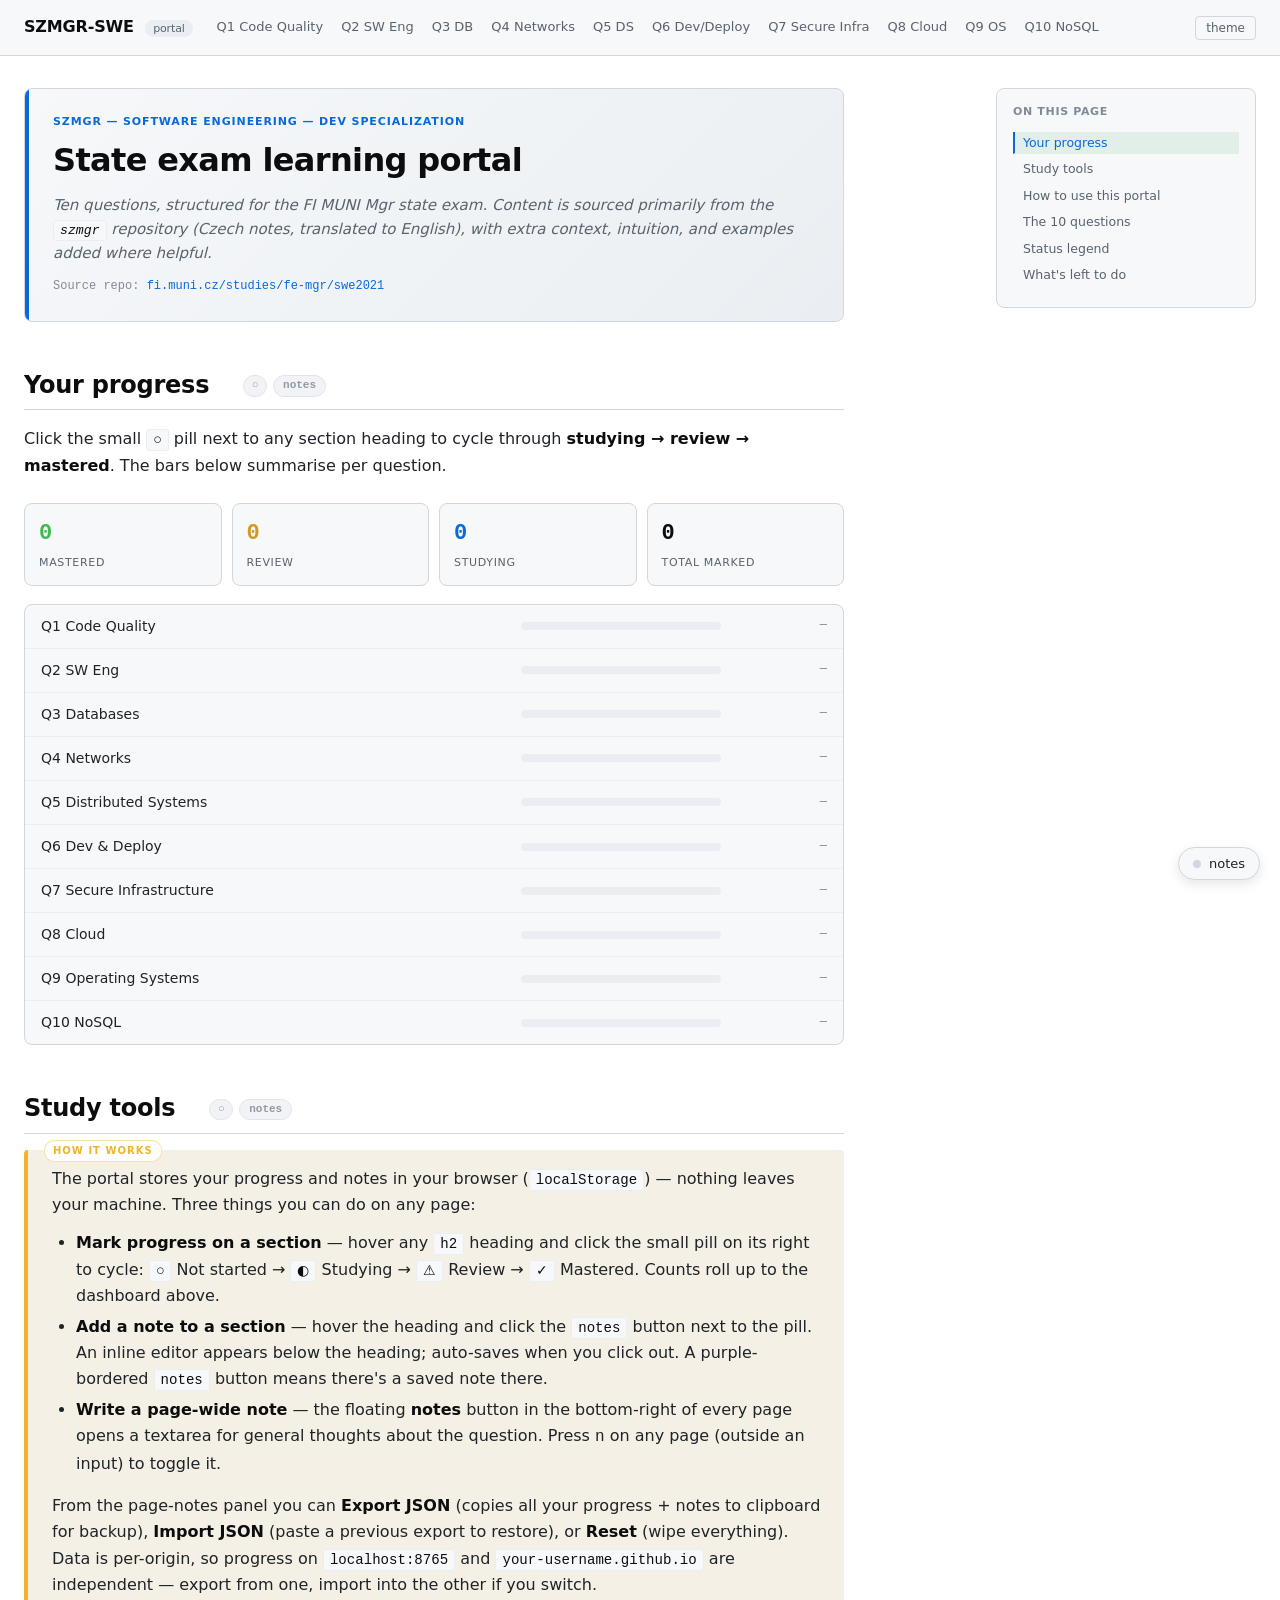
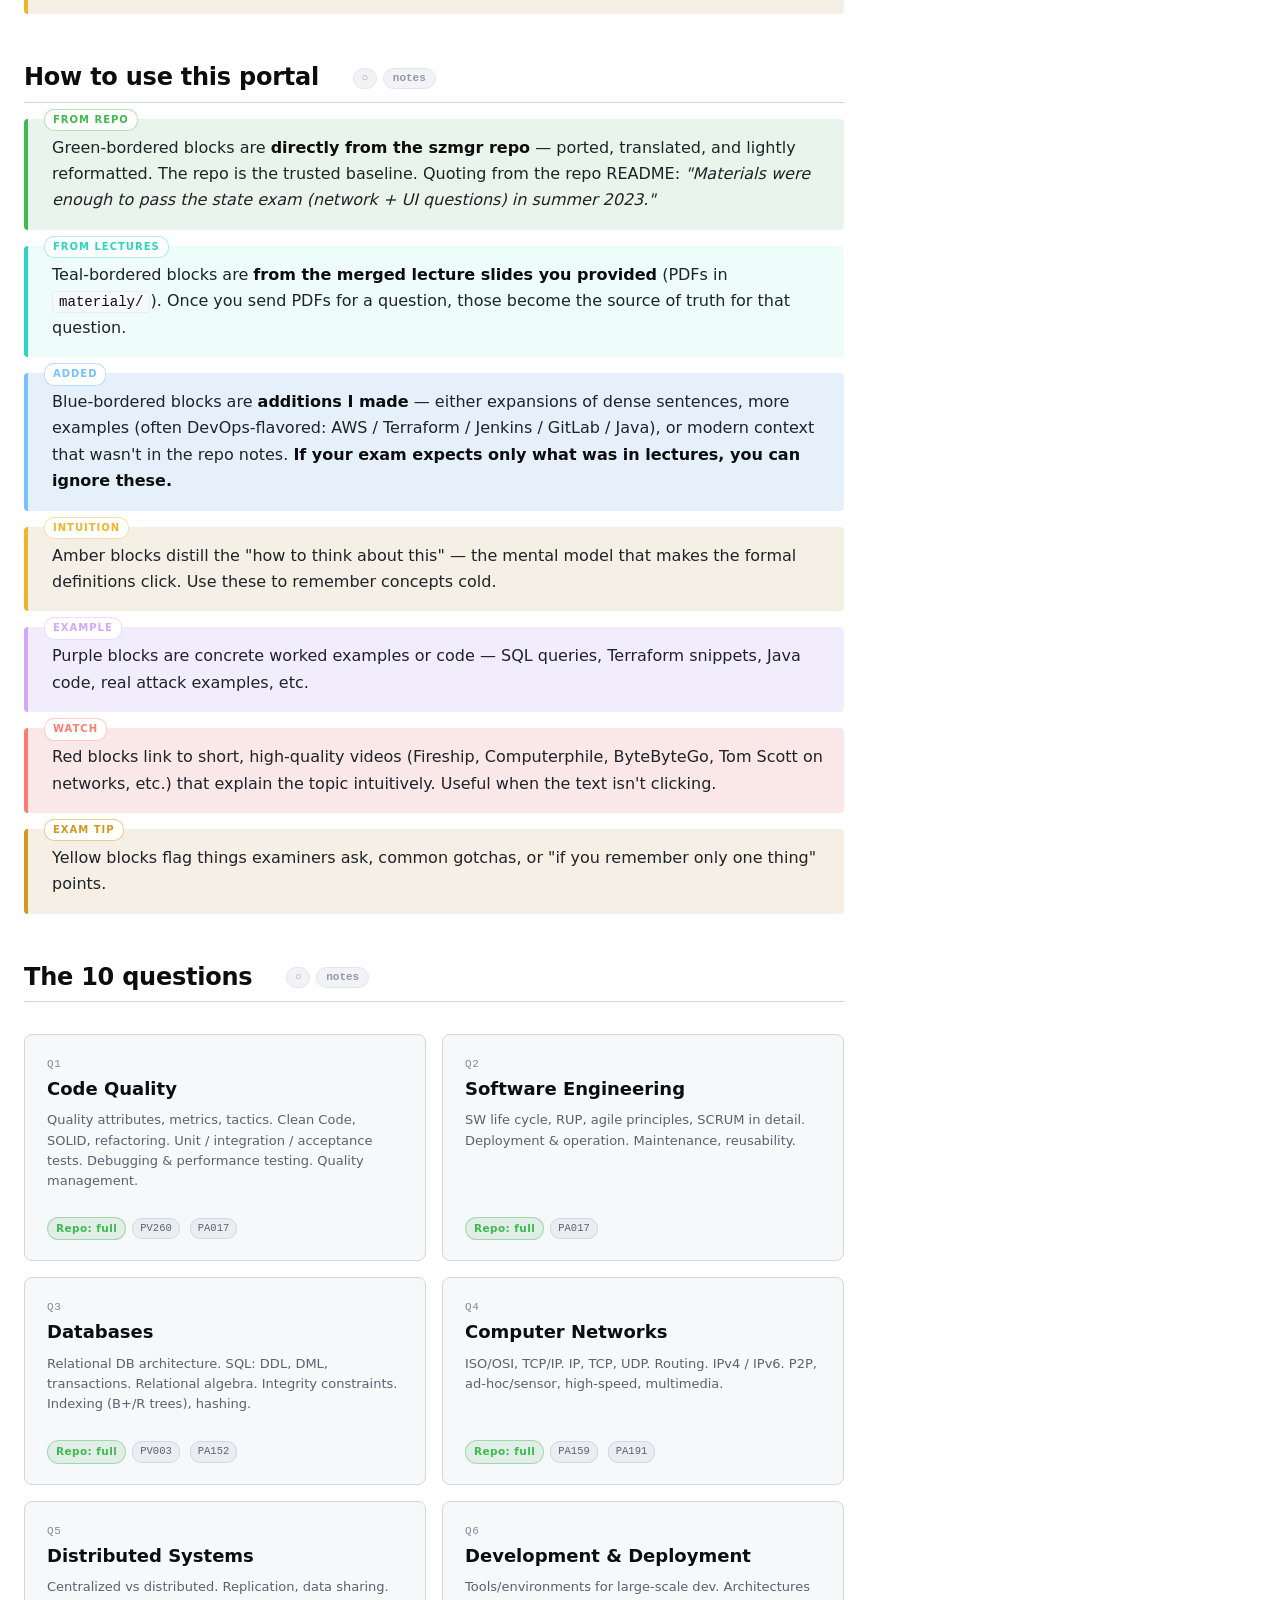
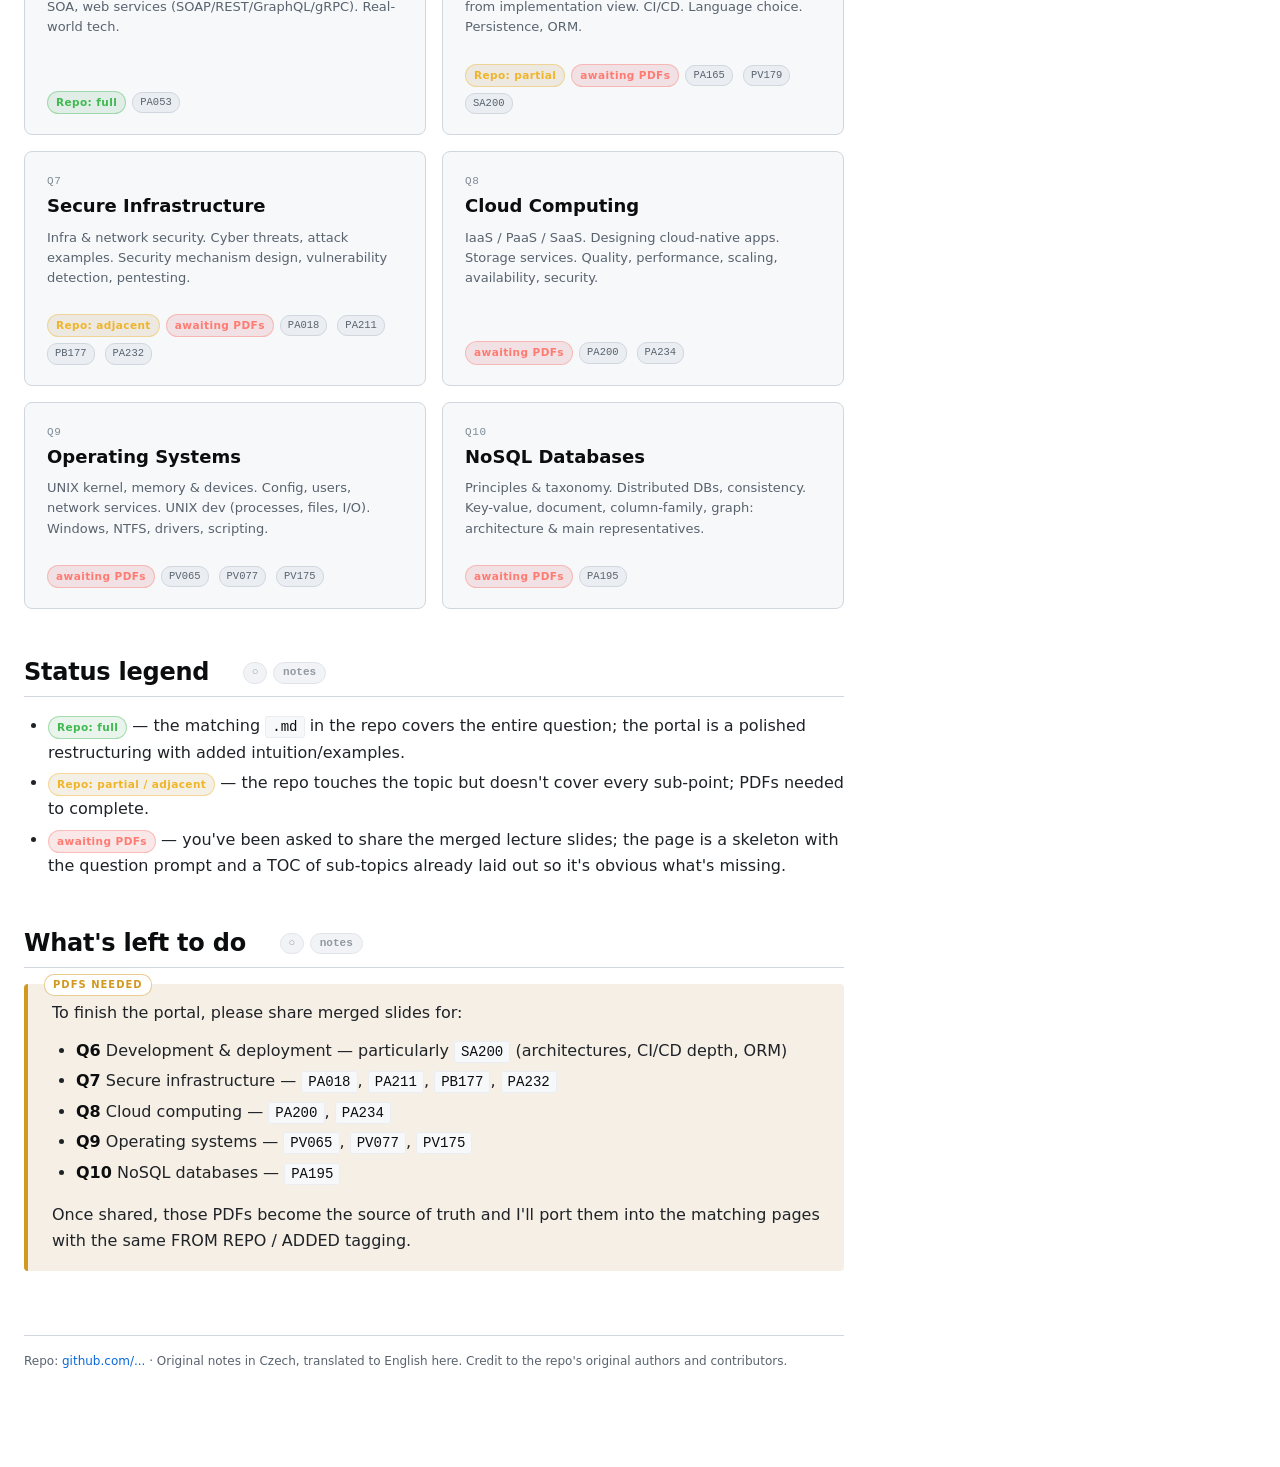
<file: index.html>
<!doctype html>
<html lang="en">
<head>
  <meta charset="utf-8">
  <meta name="viewport" content="width=device-width, initial-scale=1">
  <title>SZMGR-SWE — State Exam Learning Portal</title>
  <link rel="stylesheet" href="assets/style.css">
</head>
<body>

<header class="topnav">
  <div class="topnav-inner">
    <a href="index.html" class="brand">SZMGR-SWE <span class="brand-tag">portal</span></a>
    <nav>
      <a href="01-code-quality.html">Q1 Code Quality</a>
      <a href="02-software-engineering.html">Q2 SW Eng</a>
      <a href="03-databases.html">Q3 DB</a>
      <a href="04-networks.html">Q4 Networks</a>
      <a href="05-distributed-systems.html">Q5 DS</a>
      <a href="06-development-deployment.html">Q6 Dev/Deploy</a>
      <a href="07-secure-infrastructure.html">Q7 Secure Infra</a>
      <a href="08-cloud.html">Q8 Cloud</a>
      <a href="09-operating-systems.html">Q9 OS</a>
      <a href="10-nosql.html">Q10 NoSQL</a>
    </nav>
    <button class="theme-toggle" title="Toggle theme">theme</button>
  </div>
</header>

<div class="page">
<main>

  <section class="q-hero">
    <div class="q-label">SZMGR — Software Engineering — DEV specialization</div>
    <h1>State exam learning portal</h1>
    <p class="q-text">
      Ten questions, structured for the FI MUNI Mgr state exam.
      Content is sourced primarily from the <code>szmgr</code> repository (Czech notes, translated to English),
      with extra context, intuition, and examples added where helpful.
    </p>
    <div class="q-source">Source repo: <a href="https://www.fi.muni.cz/studies/fe-mgr/swe2021.html">fi.muni.cz/studies/fe-mgr/swe2021</a></div>
  </section>

  <h2>Your progress</h2>
  <p>Click the small <code>○</code> pill next to any section heading to cycle through <strong>studying → review → mastered</strong>. The bars below summarise per question.</p>
  <div id="progress-dashboard">
    <p style="color: var(--fg-muted); font-size: 13px;">Loading…</p>
  </div>

  <h2>Study tools</h2>
  <div class="block intuition">
    <span class="block-tag">HOW IT WORKS</span>
    <p>The portal stores your progress and notes in your browser (<code>localStorage</code>) — nothing leaves your machine. Three things you can do on any page:</p>
    <ul>
      <li><strong>Mark progress on a section</strong> — hover any <code>h2</code> heading and click the small pill on its right to cycle: <code>○</code> Not started → <code>◐</code> Studying → <code>⚠</code> Review → <code>✓</code> Mastered. Counts roll up to the dashboard above.</li>
      <li><strong>Add a note to a section</strong> — hover the heading and click the <code>notes</code> button next to the pill. An inline editor appears below the heading; auto-saves when you click out. A purple-bordered <code>notes</code> button means there's a saved note there.</li>
      <li><strong>Write a page-wide note</strong> — the floating <strong>notes</strong> button in the bottom-right of every page opens a textarea for general thoughts about the question. Press <kbd>n</kbd> on any page (outside an input) to toggle it.</li>
    </ul>
    <p>From the page-notes panel you can <strong>Export JSON</strong> (copies all your progress + notes to clipboard for backup), <strong>Import JSON</strong> (paste a previous export to restore), or <strong>Reset</strong> (wipe everything). Data is per-origin, so progress on <code>localhost:8765</code> and <code>your-username.github.io</code> are independent — export from one, import into the other if you switch.</p>
  </div>

  <h2>How to use this portal</h2>

  <div class="block from-repo">
    <span class="block-tag">FROM REPO</span>
    <p>Green-bordered blocks are <strong>directly from the szmgr repo</strong> &mdash; ported, translated, and lightly reformatted. The repo is the trusted baseline. Quoting from the repo README: <em>"Materials were enough to pass the state exam (network + UI questions) in summer 2023."</em></p>
  </div>

  <div class="block lectures">
    <span class="block-tag">FROM LECTURES</span>
    <p>Teal-bordered blocks are <strong>from the merged lecture slides you provided</strong> (PDFs in <code>materialy/</code>). Once you send PDFs for a question, those become the source of truth for that question.</p>
  </div>

  <div class="block added">
    <span class="block-tag">ADDED</span>
    <p>Blue-bordered blocks are <strong>additions I made</strong> &mdash; either expansions of dense sentences, more examples (often DevOps-flavored: AWS / Terraform / Jenkins / GitLab / Java), or modern context that wasn't in the repo notes. <strong>If your exam expects only what was in lectures, you can ignore these.</strong></p>
  </div>

  <div class="block intuition">
    <span class="block-tag">INTUITION</span>
    <p>Amber blocks distill the "how to think about this" &mdash; the mental model that makes the formal definitions click. Use these to remember concepts cold.</p>
  </div>

  <div class="block example">
    <span class="block-tag">EXAMPLE</span>
    <p>Purple blocks are concrete worked examples or code &mdash; SQL queries, Terraform snippets, Java code, real attack examples, etc.</p>
  </div>

  <div class="block watch">
    <span class="block-tag">WATCH</span>
    <p>Red blocks link to short, high-quality videos (Fireship, Computerphile, ByteByteGo, Tom Scott on networks, etc.) that explain the topic intuitively. Useful when the text isn't clicking.</p>
  </div>

  <div class="block warn">
    <span class="block-tag">EXAM TIP</span>
    <p>Yellow blocks flag things examiners ask, common gotchas, or "if you remember only one thing" points.</p>
  </div>

  <h2>The 10 questions</h2>

  <div class="cards">

    <a class="card" href="01-code-quality.html">
      <span class="card-num">Q1</span>
      <div class="card-title">Code Quality</div>
      <p class="card-desc">Quality attributes, metrics, tactics. Clean Code, SOLID, refactoring. Unit / integration / acceptance tests. Debugging & performance testing. Quality management.</p>
      <div class="card-meta">
        <span class="badge full">Repo: full</span>
        <span class="course-code">PV260</span>
        <span class="course-code">PA017</span>
      </div>
    </a>

    <a class="card" href="02-software-engineering.html">
      <span class="card-num">Q2</span>
      <div class="card-title">Software Engineering</div>
      <p class="card-desc">SW life cycle, RUP, agile principles, SCRUM in detail. Deployment & operation. Maintenance, reusability.</p>
      <div class="card-meta">
        <span class="badge full">Repo: full</span>
        <span class="course-code">PA017</span>
      </div>
    </a>

    <a class="card" href="03-databases.html">
      <span class="card-num">Q3</span>
      <div class="card-title">Databases</div>
      <p class="card-desc">Relational DB architecture. SQL: DDL, DML, transactions. Relational algebra. Integrity constraints. Indexing (B+/R trees), hashing.</p>
      <div class="card-meta">
        <span class="badge full">Repo: full</span>
        <span class="course-code">PV003</span>
        <span class="course-code">PA152</span>
      </div>
    </a>

    <a class="card" href="04-networks.html">
      <span class="card-num">Q4</span>
      <div class="card-title">Computer Networks</div>
      <p class="card-desc">ISO/OSI, TCP/IP. IP, TCP, UDP. Routing. IPv4 / IPv6. P2P, ad-hoc/sensor, high-speed, multimedia.</p>
      <div class="card-meta">
        <span class="badge full">Repo: full</span>
        <span class="course-code">PA159</span>
        <span class="course-code">PA191</span>
      </div>
    </a>

    <a class="card" href="05-distributed-systems.html">
      <span class="card-num">Q5</span>
      <div class="card-title">Distributed Systems</div>
      <p class="card-desc">Centralized vs distributed. Replication, data sharing. SOA, web services (SOAP/REST/GraphQL/gRPC). Real-world tech.</p>
      <div class="card-meta">
        <span class="badge full">Repo: full</span>
        <span class="course-code">PA053</span>
      </div>
    </a>

    <a class="card" href="06-development-deployment.html">
      <span class="card-num">Q6</span>
      <div class="card-title">Development & Deployment</div>
      <p class="card-desc">Tools/environments for large-scale dev. Architectures from implementation view. CI/CD. Language choice. Persistence, ORM.</p>
      <div class="card-meta">
        <span class="badge partial">Repo: partial</span>
        <span class="badge pdf">awaiting PDFs</span>
        <span class="course-code">PA165</span>
        <span class="course-code">PV179</span>
        <span class="course-code">SA200</span>
      </div>
    </a>

    <a class="card" href="07-secure-infrastructure.html">
      <span class="card-num">Q7</span>
      <div class="card-title">Secure Infrastructure</div>
      <p class="card-desc">Infra & network security. Cyber threats, attack examples. Security mechanism design, vulnerability detection, pentesting.</p>
      <div class="card-meta">
        <span class="badge partial">Repo: adjacent</span>
        <span class="badge pdf">awaiting PDFs</span>
        <span class="course-code">PA018</span>
        <span class="course-code">PA211</span>
        <span class="course-code">PB177</span>
        <span class="course-code">PA232</span>
      </div>
    </a>

    <a class="card" href="08-cloud.html">
      <span class="card-num">Q8</span>
      <div class="card-title">Cloud Computing</div>
      <p class="card-desc">IaaS / PaaS / SaaS. Designing cloud-native apps. Storage services. Quality, performance, scaling, availability, security.</p>
      <div class="card-meta">
        <span class="badge pdf">awaiting PDFs</span>
        <span class="course-code">PA200</span>
        <span class="course-code">PA234</span>
      </div>
    </a>

    <a class="card" href="09-operating-systems.html">
      <span class="card-num">Q9</span>
      <div class="card-title">Operating Systems</div>
      <p class="card-desc">UNIX kernel, memory & devices. Config, users, network services. UNIX dev (processes, files, I/O). Windows, NTFS, drivers, scripting.</p>
      <div class="card-meta">
        <span class="badge pdf">awaiting PDFs</span>
        <span class="course-code">PV065</span>
        <span class="course-code">PV077</span>
        <span class="course-code">PV175</span>
      </div>
    </a>

    <a class="card" href="10-nosql.html">
      <span class="card-num">Q10</span>
      <div class="card-title">NoSQL Databases</div>
      <p class="card-desc">Principles & taxonomy. Distributed DBs, consistency. Key-value, document, column-family, graph: architecture & main representatives.</p>
      <div class="card-meta">
        <span class="badge pdf">awaiting PDFs</span>
        <span class="course-code">PA195</span>
      </div>
    </a>

  </div>

  <h2>Status legend</h2>
  <ul>
    <li><span class="badge full">Repo: full</span> &mdash; the matching <code>.md</code> in the repo covers the entire question; the portal is a polished restructuring with added intuition/examples.</li>
    <li><span class="badge partial">Repo: partial / adjacent</span> &mdash; the repo touches the topic but doesn't cover every sub-point; PDFs needed to complete.</li>
    <li><span class="badge pdf">awaiting PDFs</span> &mdash; you've been asked to share the merged lecture slides; the page is a skeleton with the question prompt and a TOC of sub-topics already laid out so it's obvious what's missing.</li>
  </ul>

  <h2>What's left to do</h2>

  <div class="block warn">
    <span class="block-tag">PDFs needed</span>
    <p>To finish the portal, please share merged slides for:</p>
    <ul>
      <li><strong>Q6</strong> Development &amp; deployment &mdash; particularly <code>SA200</code> (architectures, CI/CD depth, ORM)</li>
      <li><strong>Q7</strong> Secure infrastructure &mdash; <code>PA018</code>, <code>PA211</code>, <code>PB177</code>, <code>PA232</code></li>
      <li><strong>Q8</strong> Cloud computing &mdash; <code>PA200</code>, <code>PA234</code></li>
      <li><strong>Q9</strong> Operating systems &mdash; <code>PV065</code>, <code>PV077</code>, <code>PV175</code></li>
      <li><strong>Q10</strong> NoSQL databases &mdash; <code>PA195</code></li>
    </ul>
    <p>Once shared, those PDFs become the source of truth and I'll port them into the matching pages with the same FROM REPO / ADDED tagging.</p>
  </div>

  <div class="footnote">
    Repo: <a href="https://github.com/">github.com/...</a> &middot; Original notes in Czech, translated to English here. Credit to the repo's original authors and contributors.
  </div>

</main>

<aside class="toc">
  <h4 class="toc-title">On this page</h4>
  <ol></ol>
</aside>
</div>

<script src="assets/script.js"></script>
<script src="assets/study.js"></script>
</body>
</html>
</file>
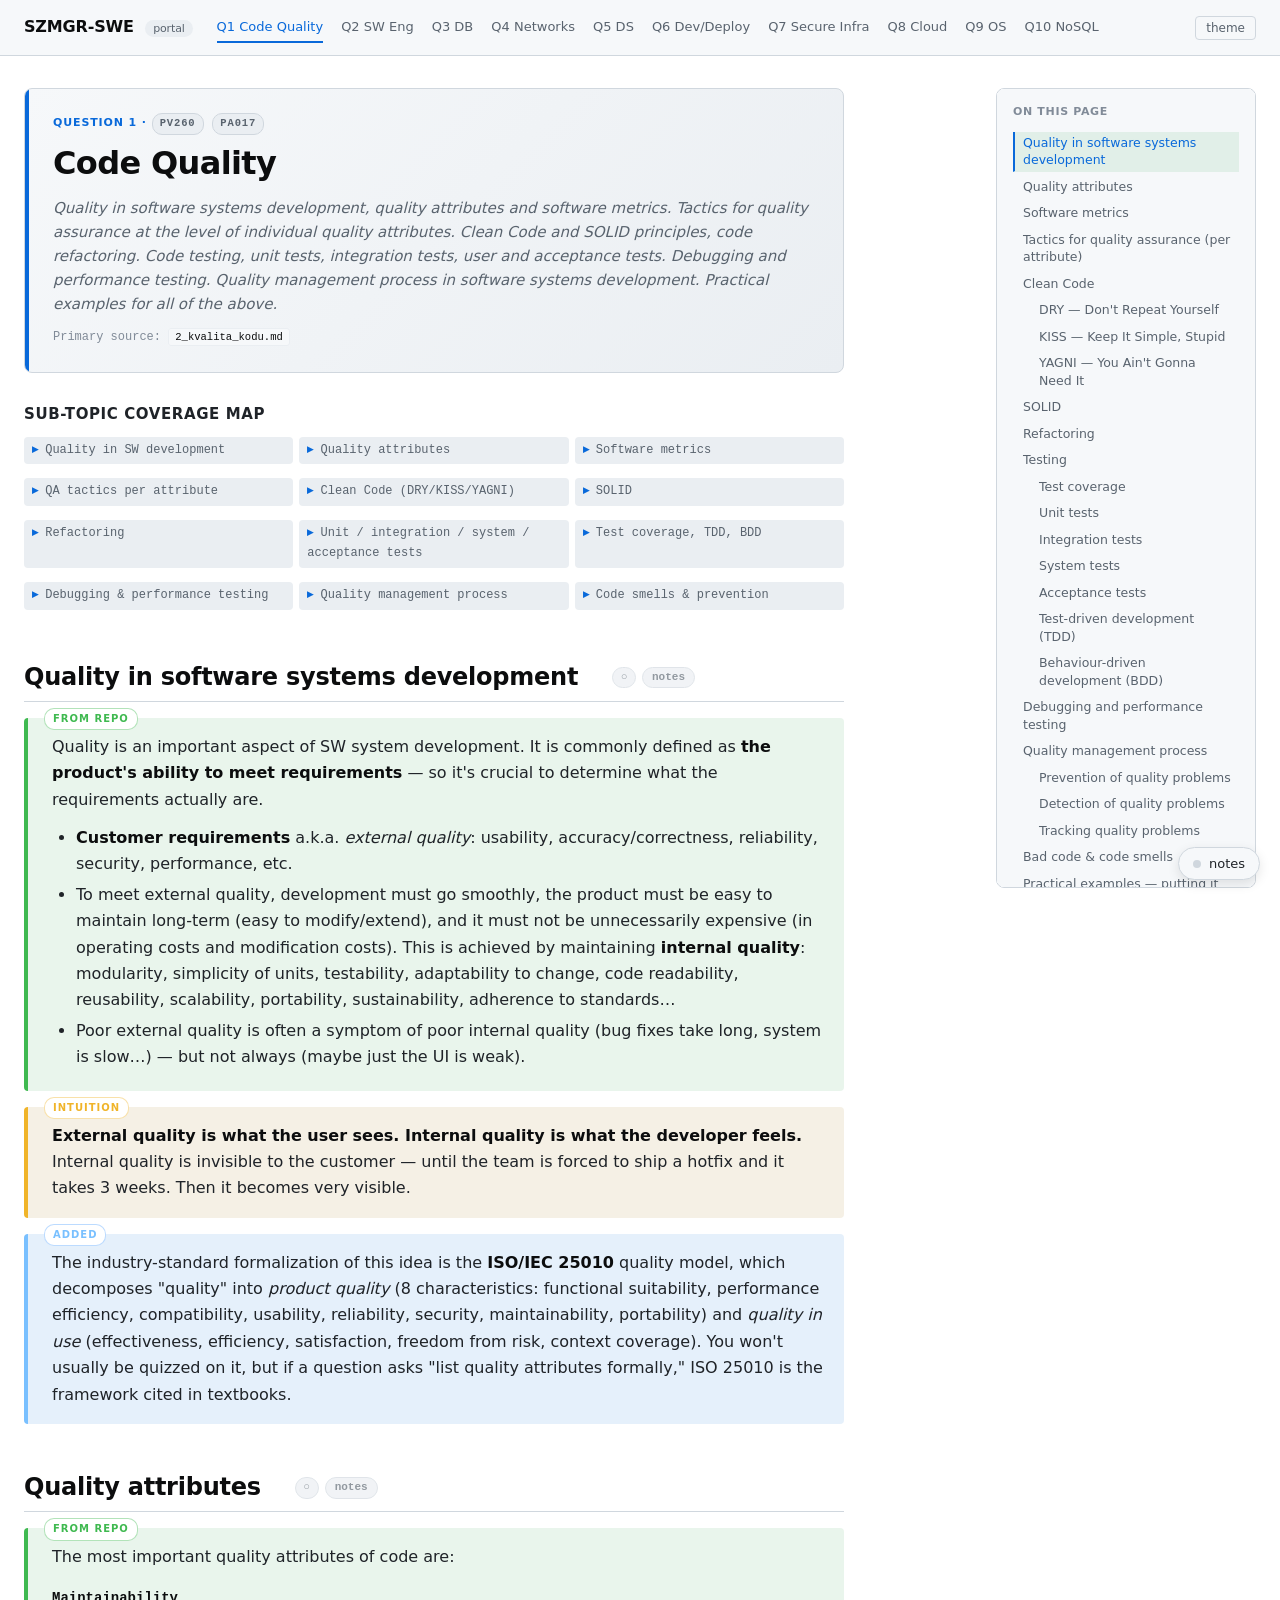
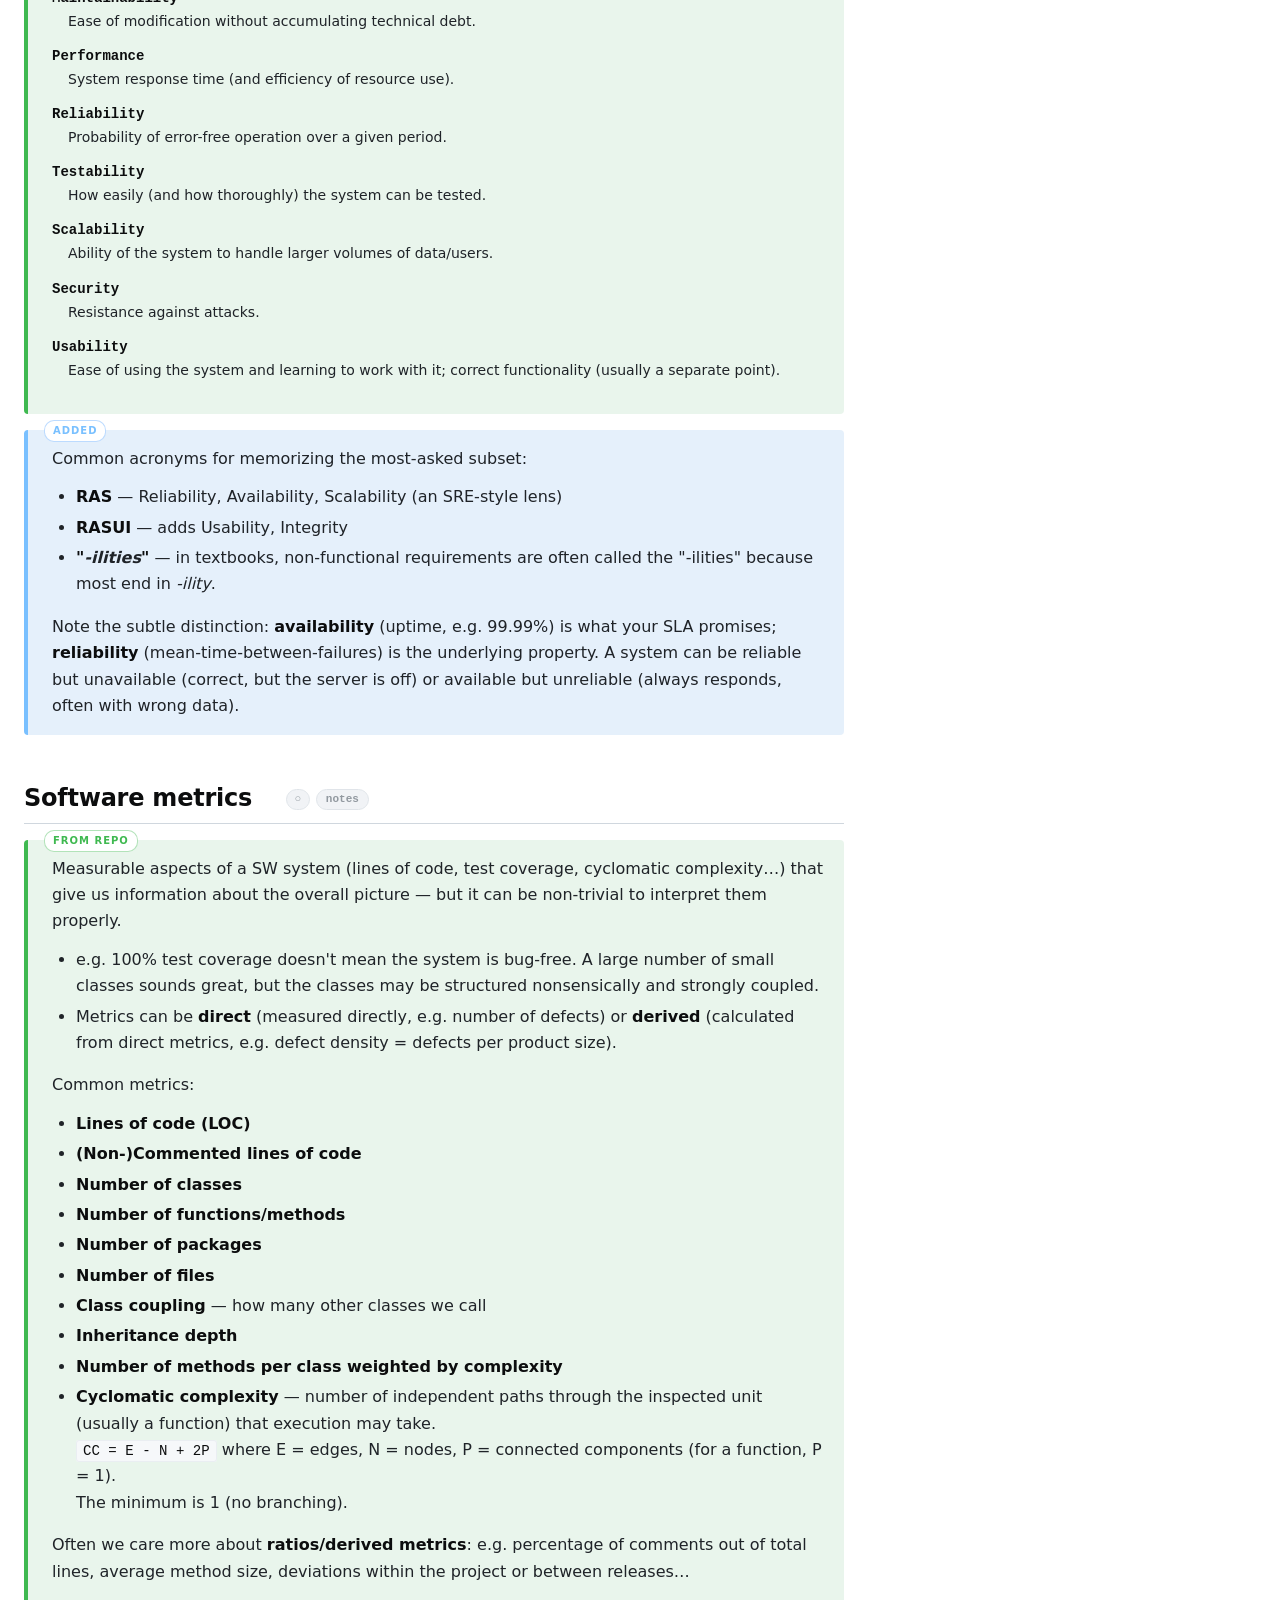
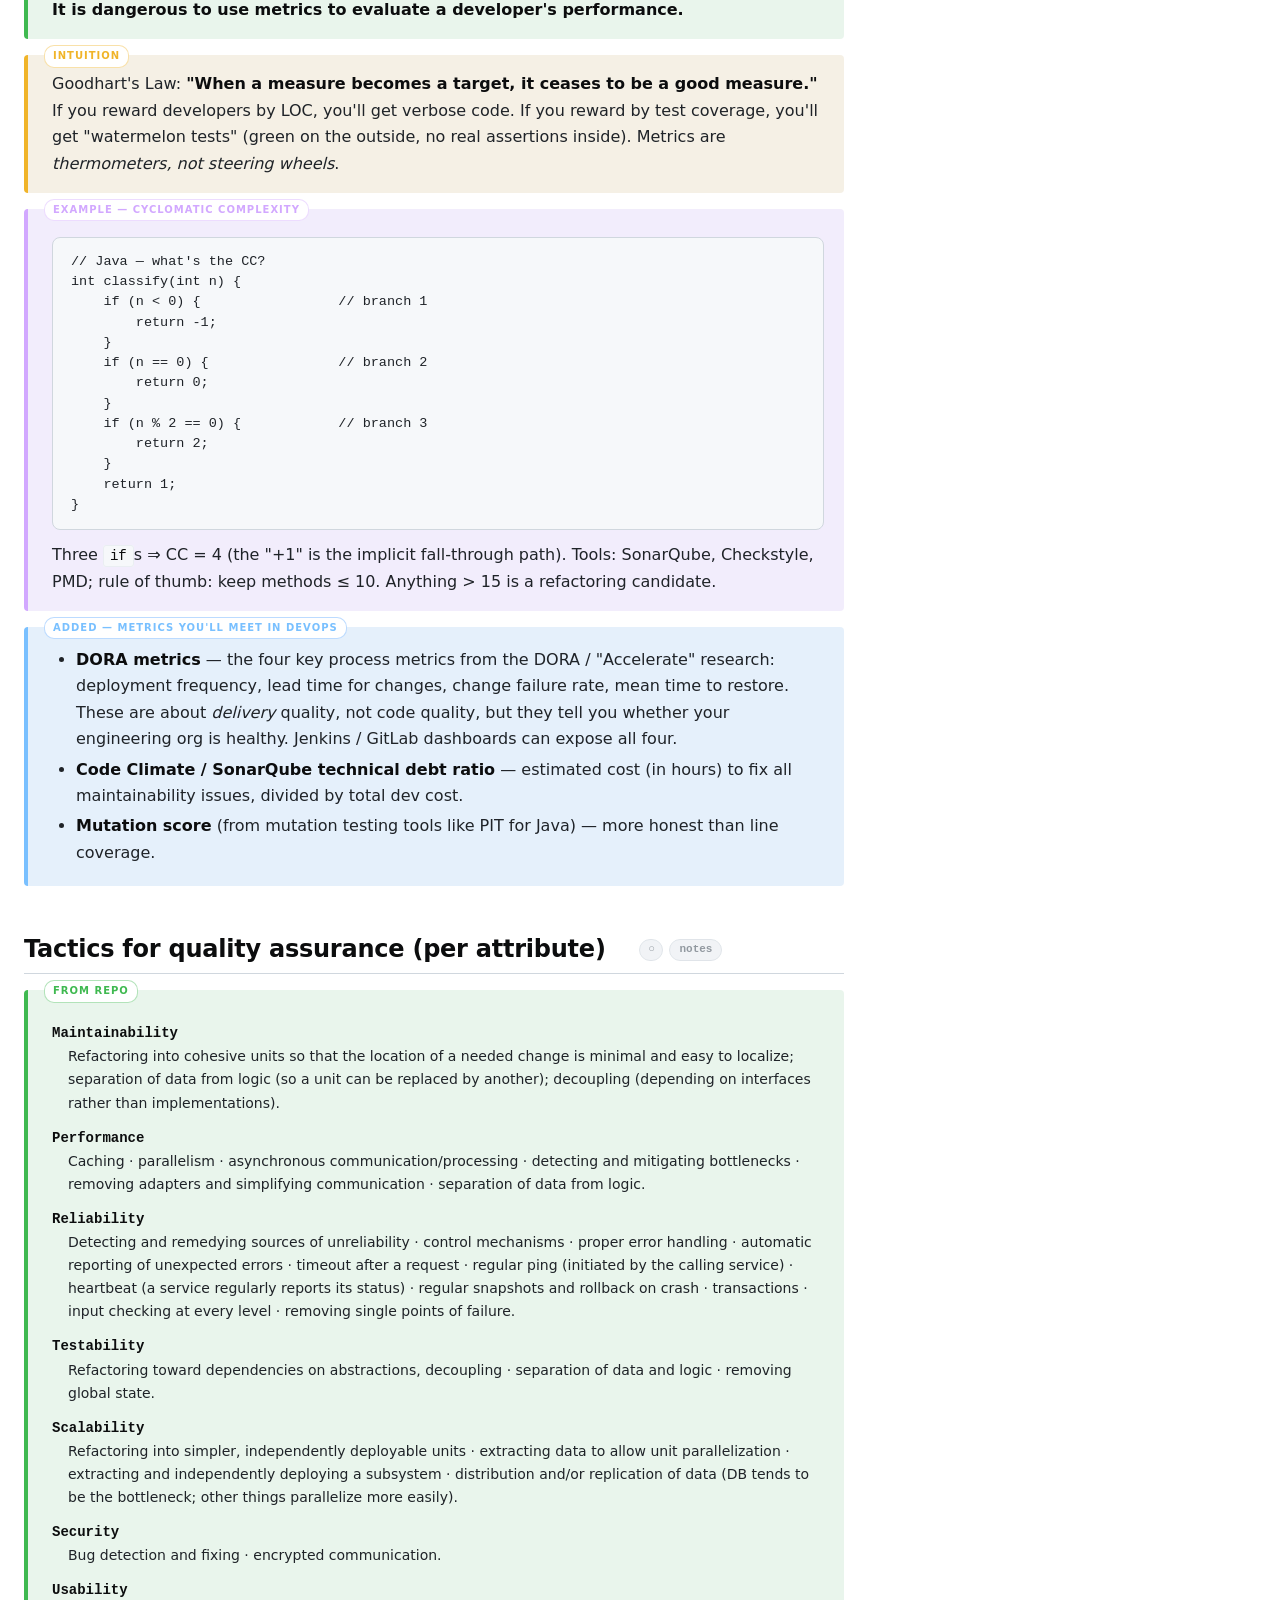
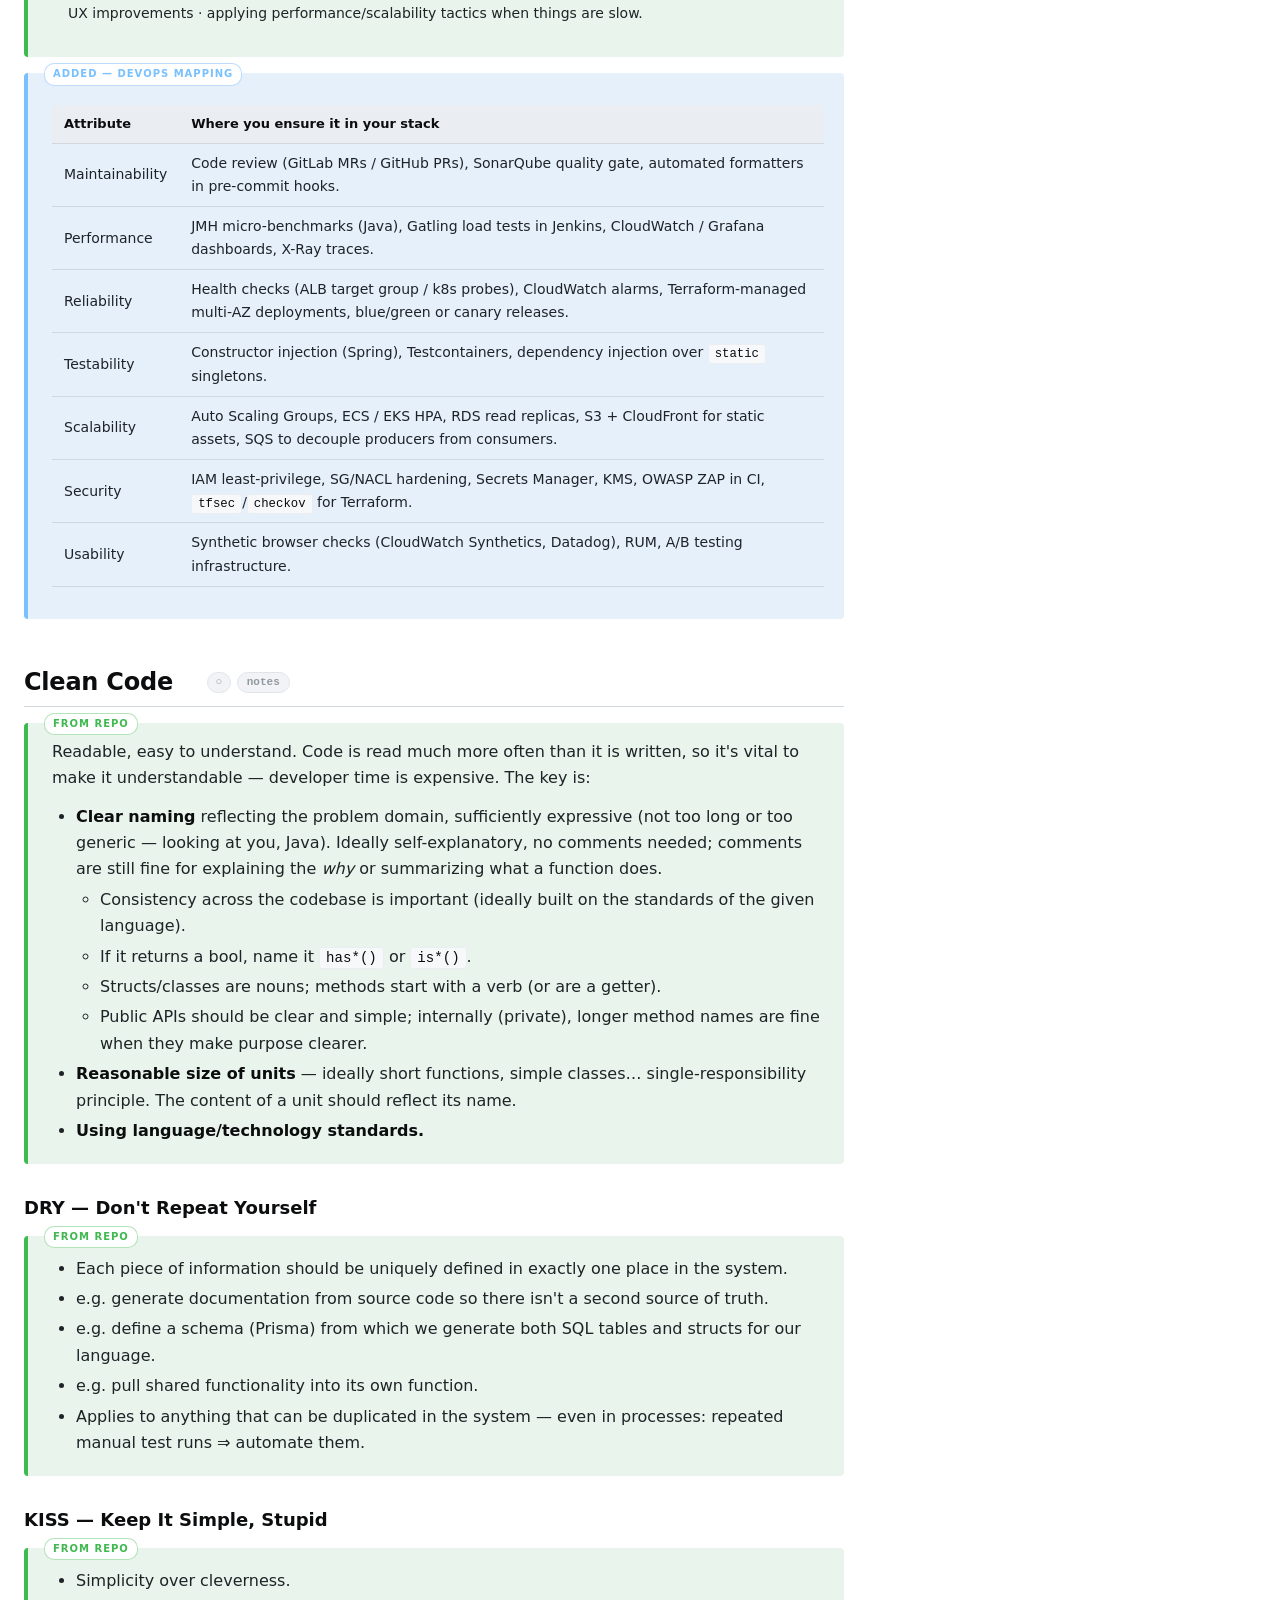
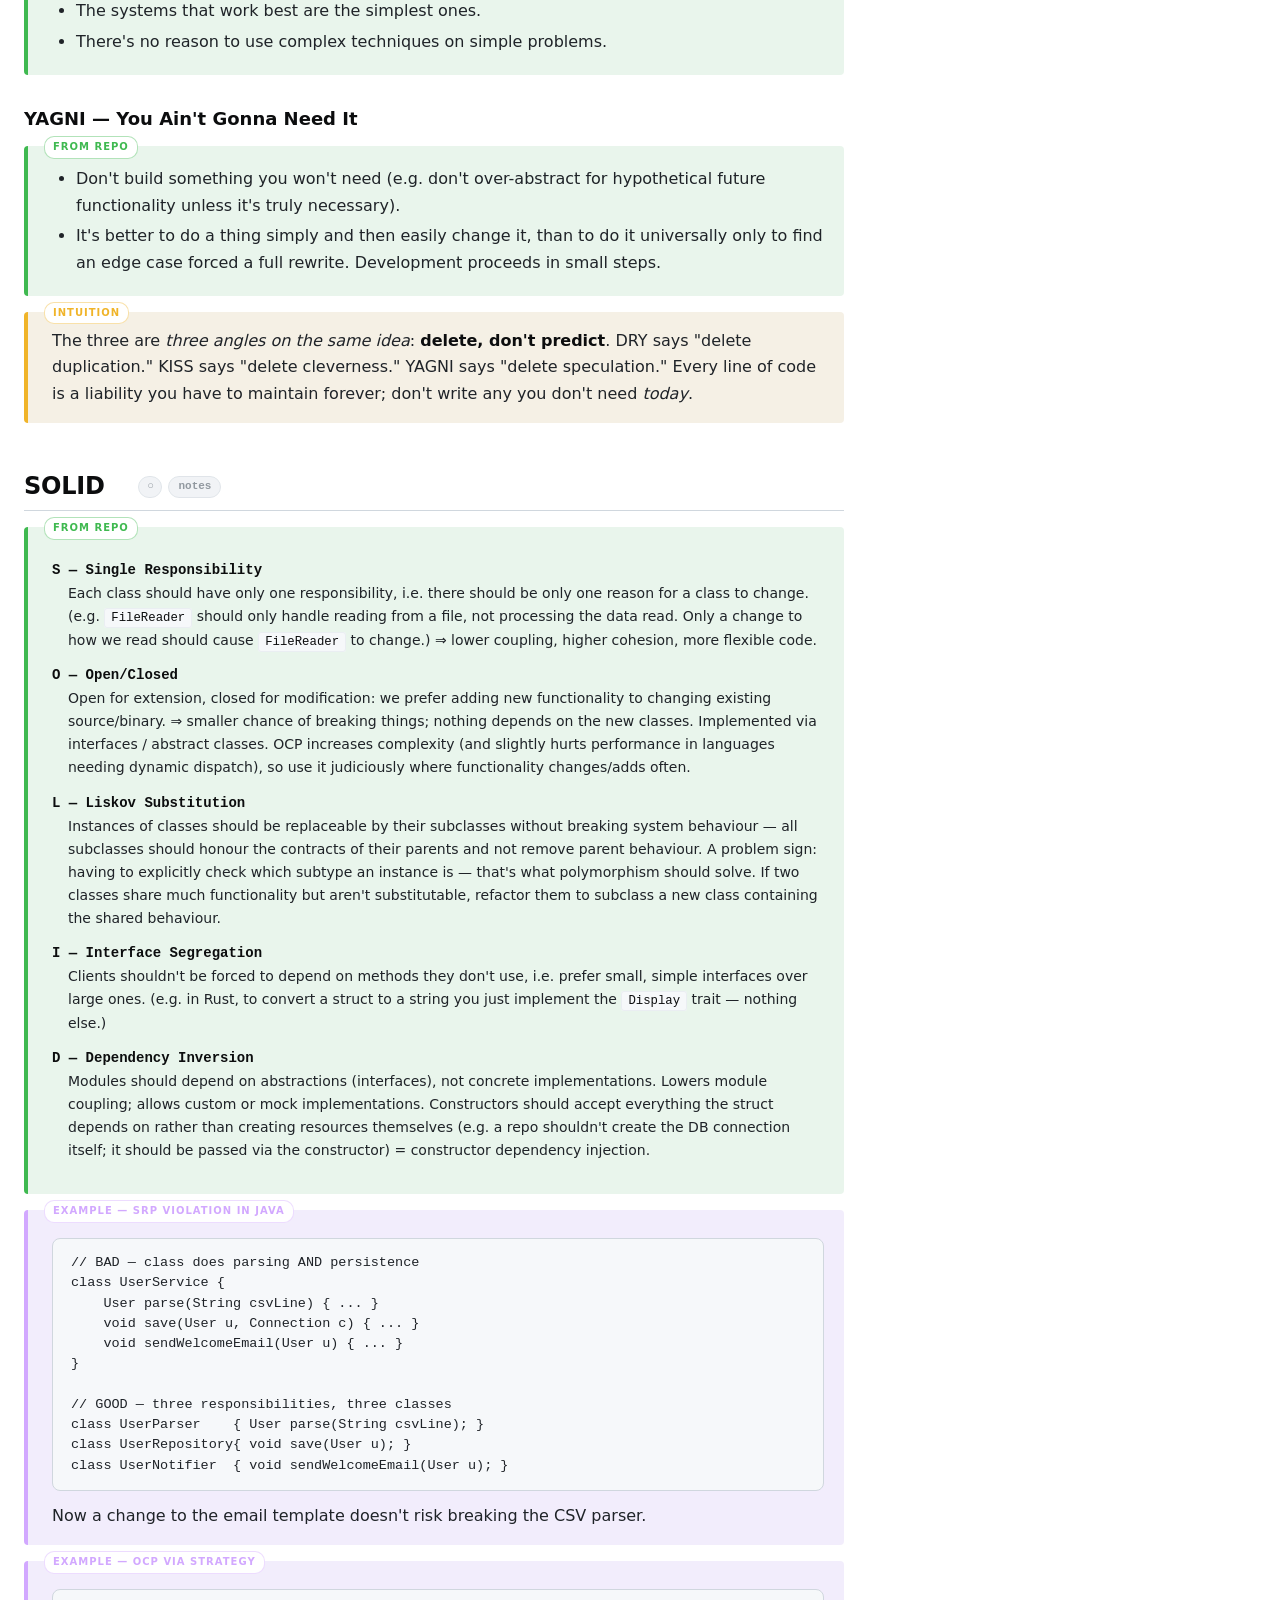
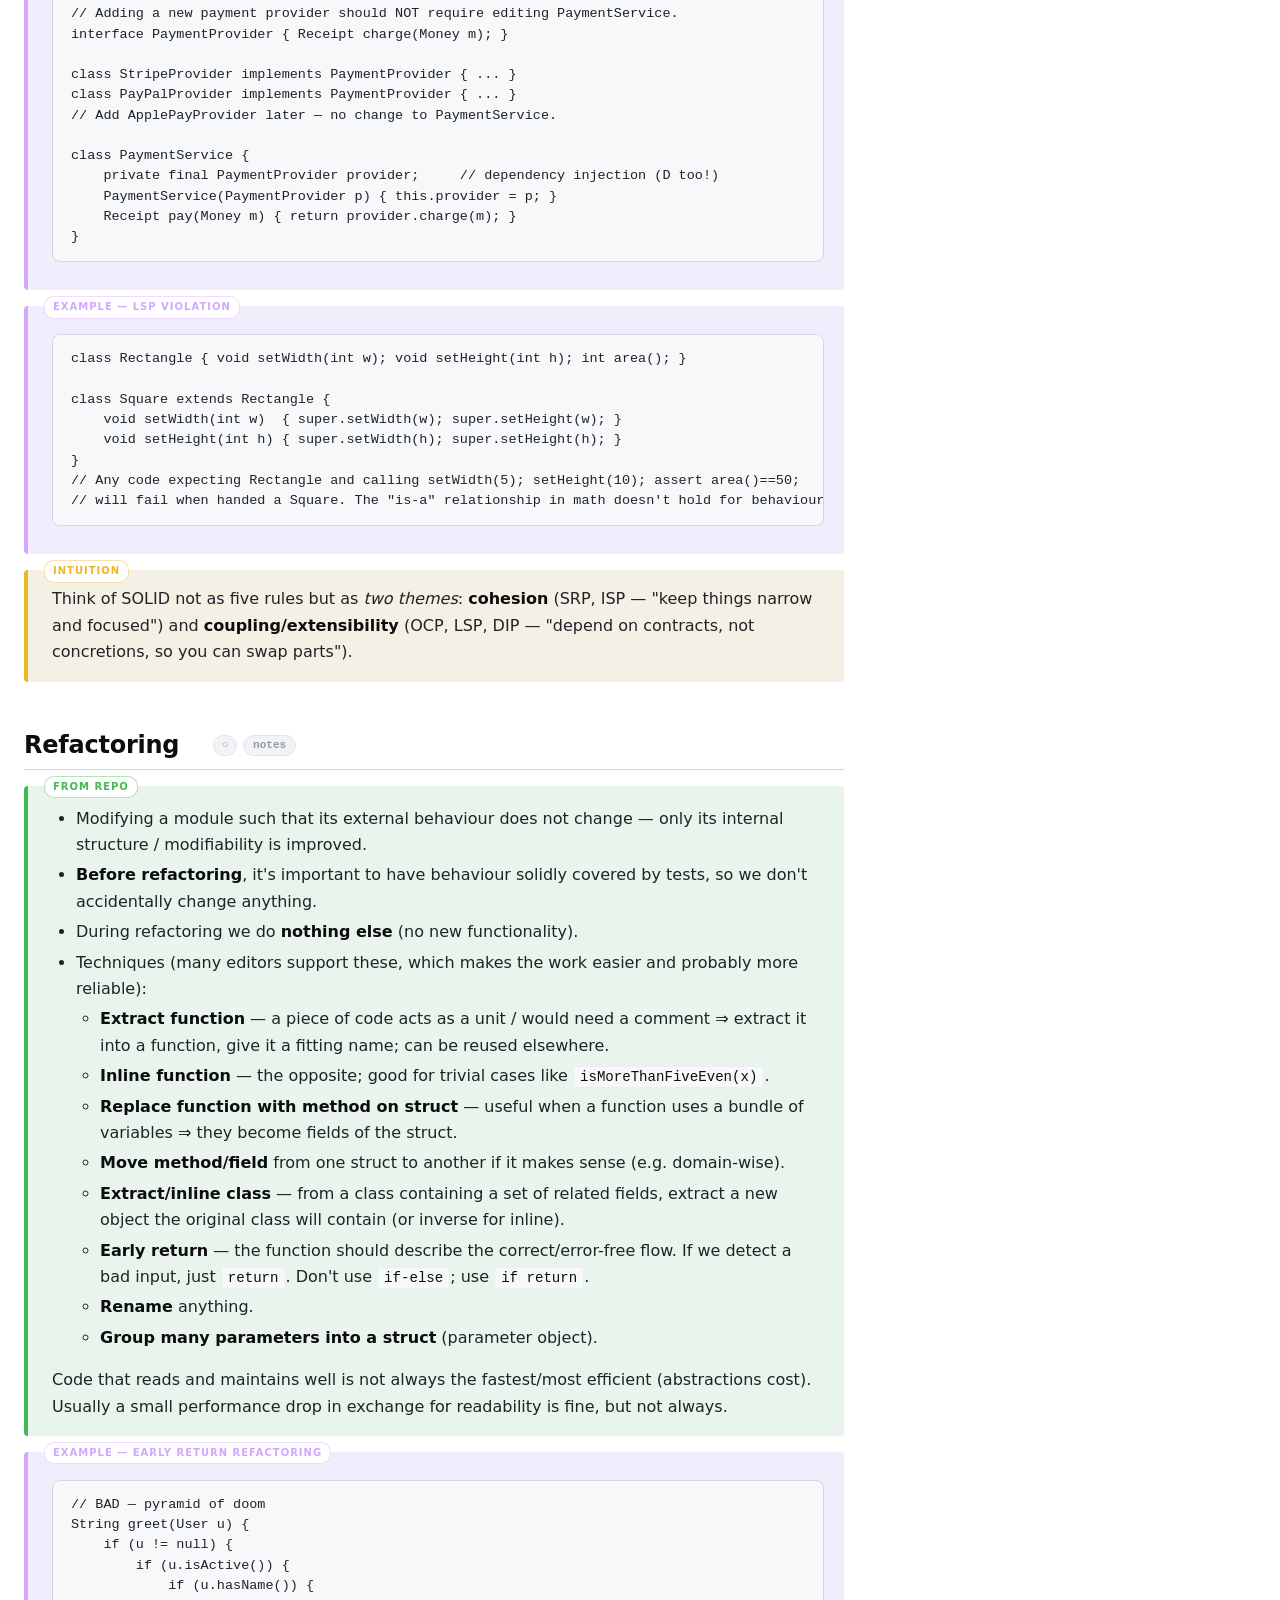
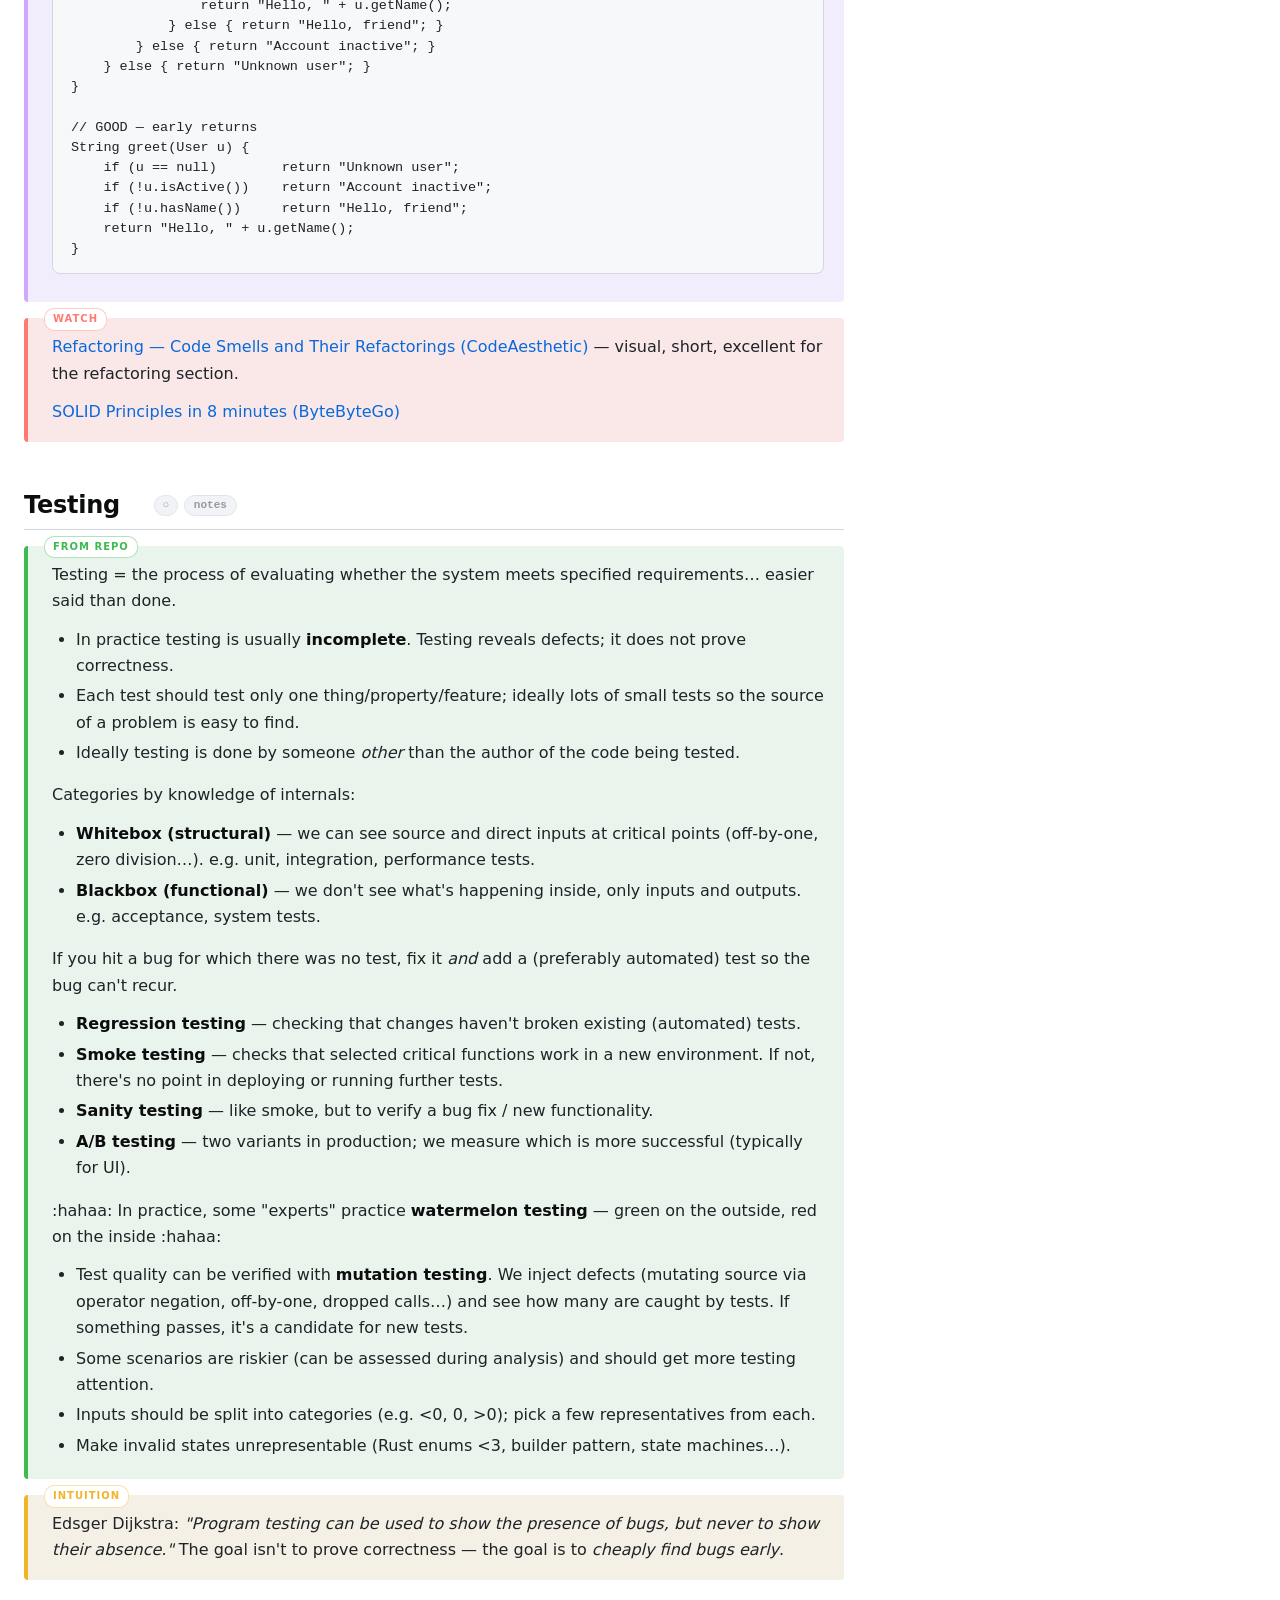
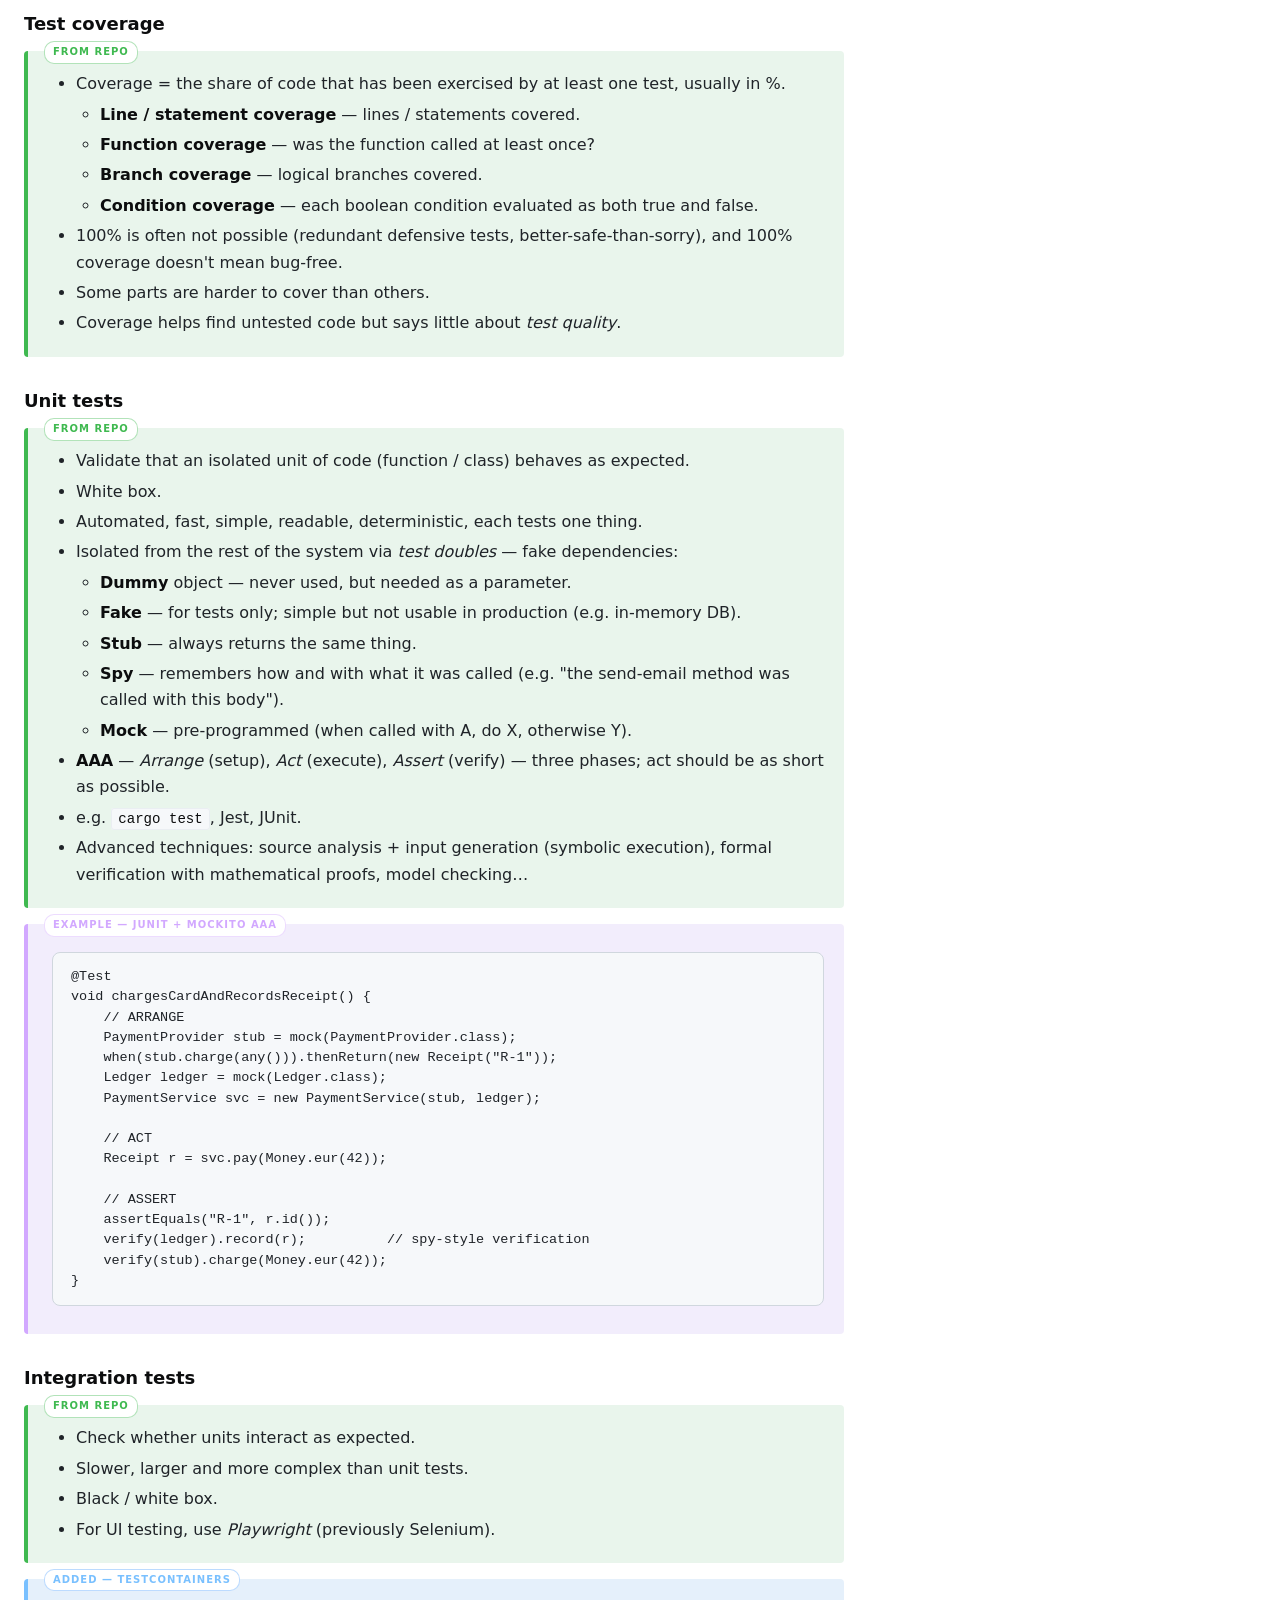
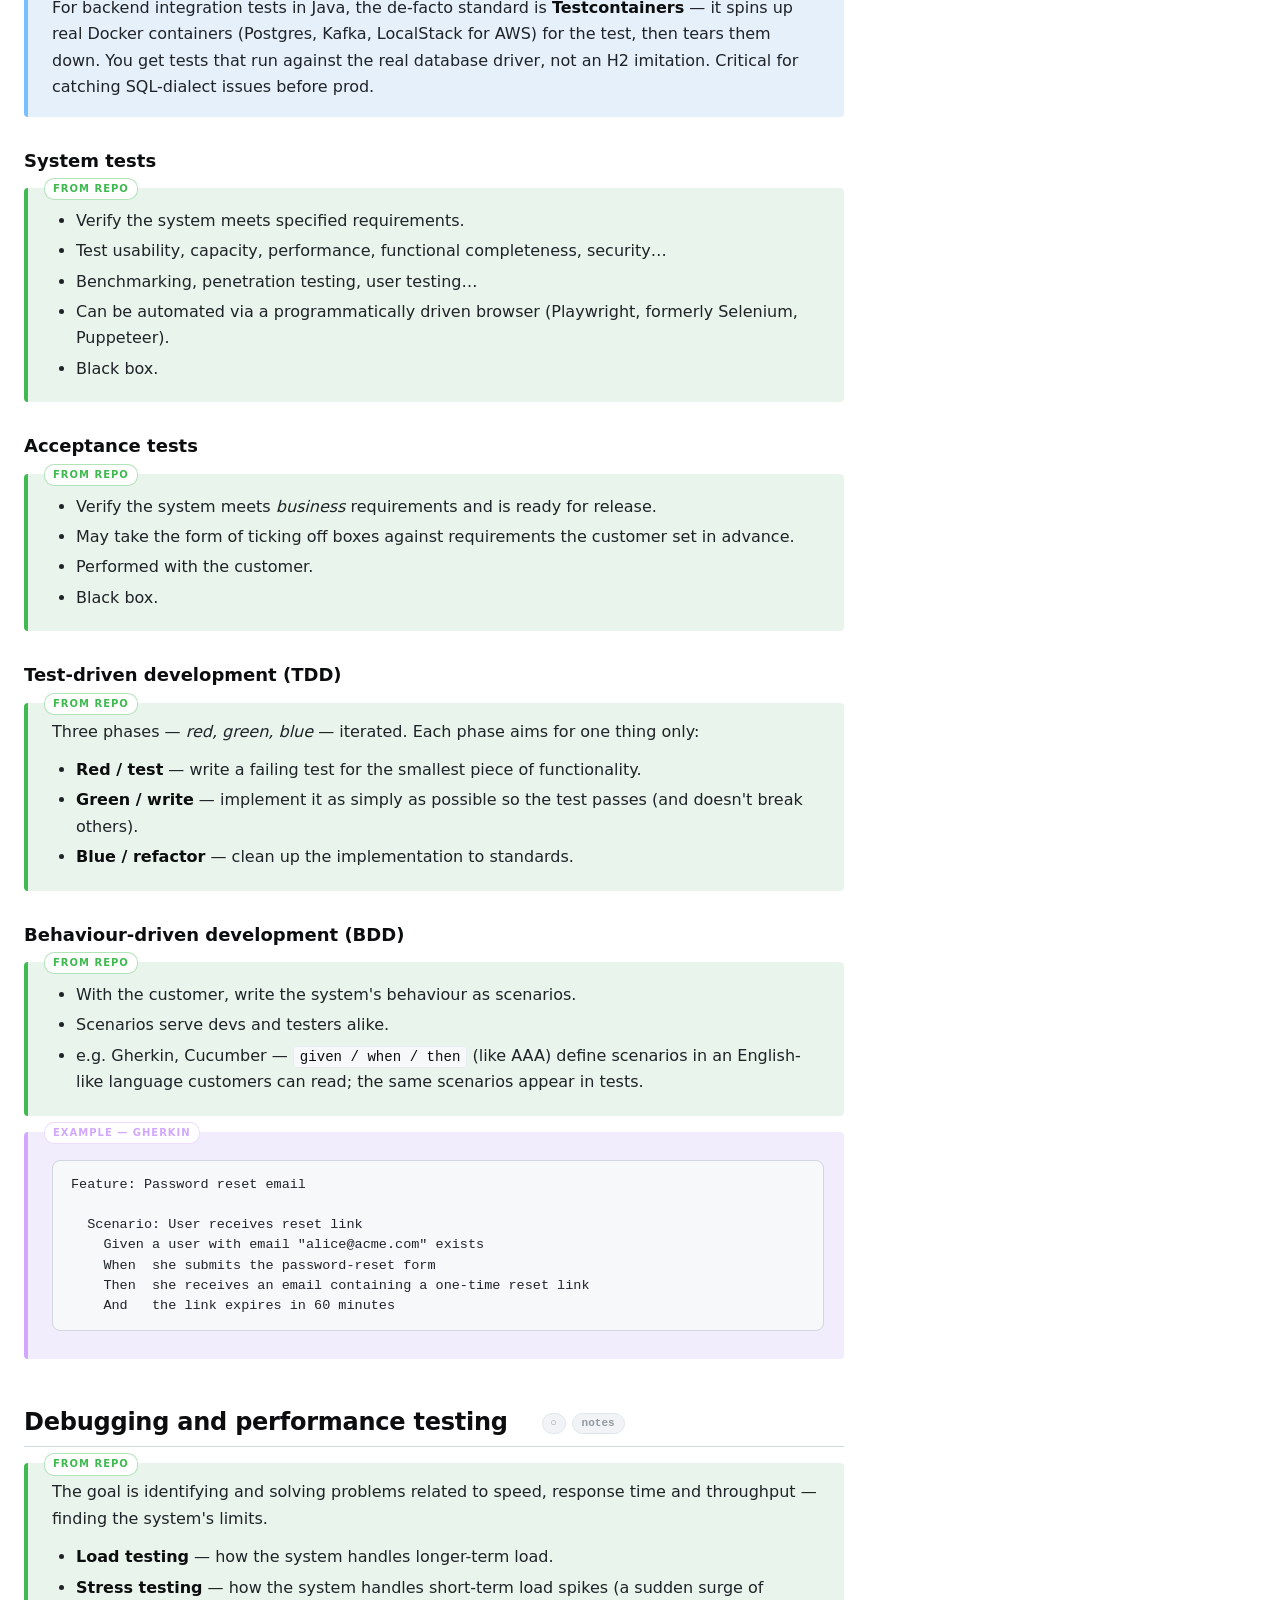
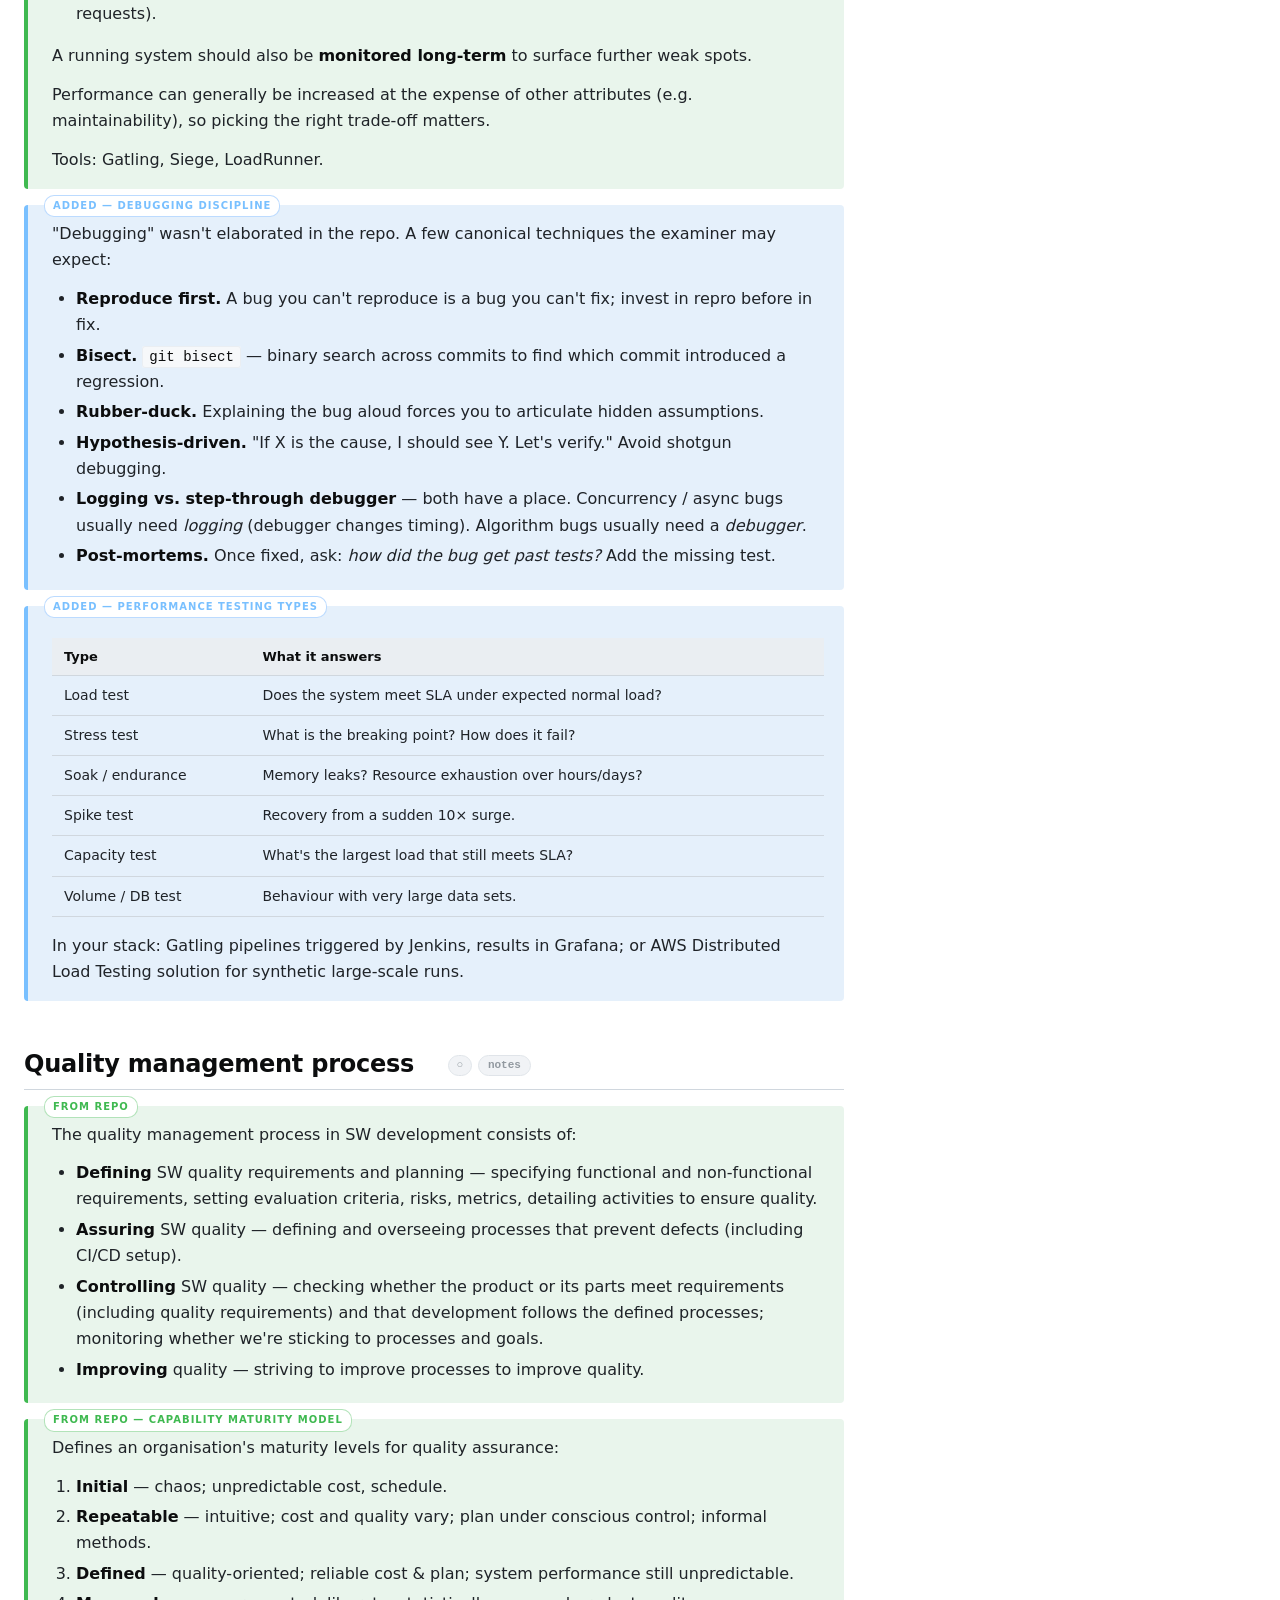
<file: 01-code-quality.html>
<!doctype html>
<html lang="en">
<head>
  <meta charset="utf-8">
  <meta name="viewport" content="width=device-width, initial-scale=1">
  <title>Q1 Code Quality — SZMGR-SWE Portal</title>
  <link rel="stylesheet" href="assets/style.css">
</head>
<body>

<header class="topnav">
  <div class="topnav-inner">
    <a href="index.html" class="brand">SZMGR-SWE <span class="brand-tag">portal</span></a>
    <nav>
      <a href="01-code-quality.html">Q1 Code Quality</a>
      <a href="02-software-engineering.html">Q2 SW Eng</a>
      <a href="03-databases.html">Q3 DB</a>
      <a href="04-networks.html">Q4 Networks</a>
      <a href="05-distributed-systems.html">Q5 DS</a>
      <a href="06-development-deployment.html">Q6 Dev/Deploy</a>
      <a href="07-secure-infrastructure.html">Q7 Secure Infra</a>
      <a href="08-cloud.html">Q8 Cloud</a>
      <a href="09-operating-systems.html">Q9 OS</a>
      <a href="10-nosql.html">Q10 NoSQL</a>
    </nav>
    <button class="theme-toggle" title="Toggle theme">theme</button>
  </div>
</header>

<div class="page">
<main>

<section class="q-hero">
  <div class="q-label">Question 1 &middot; <span class="course-code">PV260</span> <span class="course-code">PA017</span></div>
  <h1>Code Quality</h1>
  <p class="q-text">
    Quality in software systems development, quality attributes and software metrics.
    Tactics for quality assurance at the level of individual quality attributes.
    Clean Code and SOLID principles, code refactoring.
    Code testing, unit tests, integration tests, user and acceptance tests.
    Debugging and performance testing.
    Quality management process in software systems development.
    Practical examples for all of the above.
  </p>
  <div class="q-source">Primary source: <code>2_kvalita_kodu.md</code></div>
</section>

<h4>Sub-topic coverage map</h4>
<ul class="subtopic-list">
  <li>Quality in SW development</li>
  <li>Quality attributes</li>
  <li>Software metrics</li>
  <li>QA tactics per attribute</li>
  <li>Clean Code (DRY/KISS/YAGNI)</li>
  <li>SOLID</li>
  <li>Refactoring</li>
  <li>Unit / integration / system / acceptance tests</li>
  <li>Test coverage, TDD, BDD</li>
  <li>Debugging &amp; performance testing</li>
  <li>Quality management process</li>
  <li>Code smells &amp; prevention</li>
</ul>

<!-- ============================================ -->
<h2>Quality in software systems development</h2>

<div class="block from-repo">
  <span class="block-tag">FROM REPO</span>
  <p>Quality is an important aspect of SW system development. It is commonly defined as <strong>the product's ability to meet requirements</strong> &mdash; so it's crucial to determine what the requirements actually are.</p>
  <ul>
    <li><strong>Customer requirements</strong> a.k.a. <em>external quality</em>: usability, accuracy/correctness, reliability, security, performance, etc.</li>
    <li>To meet external quality, development must go smoothly, the product must be easy to maintain long-term (easy to modify/extend), and it must not be unnecessarily expensive (in operating costs and modification costs). This is achieved by maintaining <strong>internal quality</strong>: modularity, simplicity of units, testability, adaptability to change, code readability, reusability, scalability, portability, sustainability, adherence to standards&hellip;</li>
    <li>Poor external quality is often a symptom of poor internal quality (bug fixes take long, system is slow&hellip;) &mdash; but not always (maybe just the UI is weak).</li>
  </ul>
</div>

<div class="block intuition">
  <span class="block-tag">INTUITION</span>
  <p><strong>External quality is what the user sees. Internal quality is what the developer feels.</strong> Internal quality is invisible to the customer &mdash; until the team is forced to ship a hotfix and it takes 3 weeks. Then it becomes very visible.</p>
</div>

<div class="block added">
  <span class="block-tag">ADDED</span>
  <p>The industry-standard formalization of this idea is the <strong>ISO/IEC 25010</strong> quality model, which decomposes "quality" into <em>product quality</em> (8 characteristics: functional suitability, performance efficiency, compatibility, usability, reliability, security, maintainability, portability) and <em>quality in use</em> (effectiveness, efficiency, satisfaction, freedom from risk, context coverage). You won't usually be quizzed on it, but if a question asks "list quality attributes formally," ISO 25010 is the framework cited in textbooks.</p>
</div>

<!-- ============================================ -->
<h2>Quality attributes</h2>

<div class="block from-repo">
  <span class="block-tag">FROM REPO</span>
  <p>The most important quality attributes of code are:</p>
  <dl class="def-list">
    <dt>Maintainability</dt>
    <dd>Ease of modification without accumulating technical debt.</dd>
    <dt>Performance</dt>
    <dd>System response time (and efficiency of resource use).</dd>
    <dt>Reliability</dt>
    <dd>Probability of error-free operation over a given period.</dd>
    <dt>Testability</dt>
    <dd>How easily (and how thoroughly) the system can be tested.</dd>
    <dt>Scalability</dt>
    <dd>Ability of the system to handle larger volumes of data/users.</dd>
    <dt>Security</dt>
    <dd>Resistance against attacks.</dd>
    <dt>Usability</dt>
    <dd>Ease of using the system and learning to work with it; correct functionality (usually a separate point).</dd>
  </dl>
</div>

<div class="block added">
  <span class="block-tag">ADDED</span>
  <p>Common acronyms for memorizing the most-asked subset:</p>
  <ul>
    <li><strong>RAS</strong> &mdash; Reliability, Availability, Scalability (an SRE-style lens)</li>
    <li><strong>RASUI</strong> &mdash; adds Usability, Integrity</li>
    <li><strong>"<em>-ilities</em>"</strong> &mdash; in textbooks, non-functional requirements are often called the "-ilities" because most end in <em>-ility</em>.</li>
  </ul>
  <p>Note the subtle distinction: <strong>availability</strong> (uptime, e.g. 99.99%) is what your SLA promises; <strong>reliability</strong> (mean-time-between-failures) is the underlying property. A system can be reliable but unavailable (correct, but the server is off) or available but unreliable (always responds, often with wrong data).</p>
</div>

<!-- ============================================ -->
<h2>Software metrics</h2>

<div class="block from-repo">
  <span class="block-tag">FROM REPO</span>
  <p>Measurable aspects of a SW system (lines of code, test coverage, cyclomatic complexity&hellip;) that give us information about the overall picture &mdash; but it can be non-trivial to interpret them properly.</p>
  <ul>
    <li>e.g. 100% test coverage doesn't mean the system is bug-free. A large number of small classes sounds great, but the classes may be structured nonsensically and strongly coupled.</li>
    <li>Metrics can be <strong>direct</strong> (measured directly, e.g. number of defects) or <strong>derived</strong> (calculated from direct metrics, e.g. defect density = defects per product size).</li>
  </ul>
  <p>Common metrics:</p>
  <ul>
    <li><strong>Lines of code (LOC)</strong></li>
    <li><strong>(Non-)Commented lines of code</strong></li>
    <li><strong>Number of classes</strong></li>
    <li><strong>Number of functions/methods</strong></li>
    <li><strong>Number of packages</strong></li>
    <li><strong>Number of files</strong></li>
    <li><strong>Class coupling</strong> &mdash; how many other classes we call</li>
    <li><strong>Inheritance depth</strong></li>
    <li><strong>Number of methods per class weighted by complexity</strong></li>
    <li><strong>Cyclomatic complexity</strong> &mdash; number of independent paths through the inspected unit (usually a function) that execution may take.<br>
      <code>CC = E - N + 2P</code> where E = edges, N = nodes, P = connected components (for a function, P = 1).<br>
      The minimum is 1 (no branching).</li>
  </ul>
  <p>Often we care more about <strong>ratios/derived metrics</strong>: e.g. percentage of comments out of total lines, average method size, deviations within the project or between releases&hellip;</p>
  <p><strong>It is dangerous to use metrics to evaluate a developer's performance.</strong></p>
</div>

<div class="block intuition">
  <span class="block-tag">INTUITION</span>
  <p>Goodhart's Law: <strong>"When a measure becomes a target, it ceases to be a good measure."</strong> If you reward developers by LOC, you'll get verbose code. If you reward by test coverage, you'll get "watermelon tests" (green on the outside, no real assertions inside). Metrics are <em>thermometers, not steering wheels</em>.</p>
</div>

<div class="block example">
  <span class="block-tag">EXAMPLE — cyclomatic complexity</span>
<pre><code>// Java — what's the CC?
int classify(int n) {
    if (n &lt; 0) {                 // branch 1
        return -1;
    }
    if (n == 0) {                // branch 2
        return 0;
    }
    if (n % 2 == 0) {            // branch 3
        return 2;
    }
    return 1;
}
</code></pre>
  <p>Three <code>if</code>s &rArr; CC = 4 (the "+1" is the implicit fall-through path). Tools: SonarQube, Checkstyle, PMD; rule of thumb: keep methods &le; 10. Anything &gt; 15 is a refactoring candidate.</p>
</div>

<div class="block added">
  <span class="block-tag">ADDED — metrics you'll meet in DevOps</span>
  <ul>
    <li><strong>DORA metrics</strong> &mdash; the four key process metrics from the DORA / "Accelerate" research: deployment frequency, lead time for changes, change failure rate, mean time to restore. These are about <em>delivery</em> quality, not code quality, but they tell you whether your engineering org is healthy. Jenkins / GitLab dashboards can expose all four.</li>
    <li><strong>Code Climate / SonarQube technical debt ratio</strong> &mdash; estimated cost (in hours) to fix all maintainability issues, divided by total dev cost.</li>
    <li><strong>Mutation score</strong> (from mutation testing tools like PIT for Java) &mdash; more honest than line coverage.</li>
  </ul>
</div>

<!-- ============================================ -->
<h2>Tactics for quality assurance (per attribute)</h2>

<div class="block from-repo">
  <span class="block-tag">FROM REPO</span>
  <dl class="def-list">
    <dt>Maintainability</dt>
    <dd>Refactoring into cohesive units so that the location of a needed change is minimal and easy to localize; separation of data from logic (so a unit can be replaced by another); decoupling (depending on interfaces rather than implementations).</dd>

    <dt>Performance</dt>
    <dd>
      Caching · parallelism · asynchronous communication/processing · detecting and mitigating bottlenecks · removing adapters and simplifying communication · separation of data from logic.
    </dd>

    <dt>Reliability</dt>
    <dd>
      Detecting and remedying sources of unreliability · control mechanisms · proper error handling · automatic reporting of unexpected errors · timeout after a request · regular ping (initiated by the calling service) · heartbeat (a service regularly reports its status) · regular snapshots and rollback on crash · transactions · input checking at every level · removing single points of failure.
    </dd>

    <dt>Testability</dt>
    <dd>
      Refactoring toward dependencies on abstractions, decoupling · separation of data and logic · removing global state.
    </dd>

    <dt>Scalability</dt>
    <dd>
      Refactoring into simpler, independently deployable units · extracting data to allow unit parallelization · extracting and independently deploying a subsystem · distribution and/or replication of data (DB tends to be the bottleneck; other things parallelize more easily).
    </dd>

    <dt>Security</dt>
    <dd>Bug detection and fixing · encrypted communication.</dd>

    <dt>Usability</dt>
    <dd>UX improvements · applying performance/scalability tactics when things are slow.</dd>
  </dl>
</div>

<div class="block added">
  <span class="block-tag">ADDED — DevOps mapping</span>
  <table>
    <thead><tr><th>Attribute</th><th>Where you ensure it in your stack</th></tr></thead>
    <tbody>
      <tr><td>Maintainability</td><td>Code review (GitLab MRs / GitHub PRs), SonarQube quality gate, automated formatters in pre-commit hooks.</td></tr>
      <tr><td>Performance</td><td>JMH micro-benchmarks (Java), Gatling load tests in Jenkins, CloudWatch / Grafana dashboards, X-Ray traces.</td></tr>
      <tr><td>Reliability</td><td>Health checks (ALB target group / k8s probes), CloudWatch alarms, Terraform-managed multi-AZ deployments, blue/green or canary releases.</td></tr>
      <tr><td>Testability</td><td>Constructor injection (Spring), Testcontainers, dependency injection over <code>static</code> singletons.</td></tr>
      <tr><td>Scalability</td><td>Auto Scaling Groups, ECS / EKS HPA, RDS read replicas, S3 + CloudFront for static assets, SQS to decouple producers from consumers.</td></tr>
      <tr><td>Security</td><td>IAM least-privilege, SG/NACL hardening, Secrets Manager, KMS, OWASP ZAP in CI, <code>tfsec</code>/<code>checkov</code> for Terraform.</td></tr>
      <tr><td>Usability</td><td>Synthetic browser checks (CloudWatch Synthetics, Datadog), RUM, A/B testing infrastructure.</td></tr>
    </tbody>
  </table>
</div>

<!-- ============================================ -->
<h2>Clean Code</h2>

<div class="block from-repo">
  <span class="block-tag">FROM REPO</span>
  <p>Readable, easy to understand. Code is read much more often than it is written, so it's vital to make it understandable &mdash; developer time is expensive. The key is:</p>
  <ul>
    <li><strong>Clear naming</strong> reflecting the problem domain, sufficiently expressive (not too long or too generic &mdash; looking at you, Java). Ideally self-explanatory, no comments needed; comments are still fine for explaining the <em>why</em> or summarizing what a function does.
      <ul>
        <li>Consistency across the codebase is important (ideally built on the standards of the given language).</li>
        <li>If it returns a bool, name it <code>has*()</code> or <code>is*()</code>.</li>
        <li>Structs/classes are nouns; methods start with a verb (or are a getter).</li>
        <li>Public APIs should be clear and simple; internally (private), longer method names are fine when they make purpose clearer.</li>
      </ul>
    </li>
    <li><strong>Reasonable size of units</strong> &mdash; ideally short functions, simple classes&hellip; single-responsibility principle. The content of a unit should reflect its name.</li>
    <li><strong>Using language/technology standards.</strong></li>
  </ul>
</div>

<h3>DRY — Don't Repeat Yourself</h3>

<div class="block from-repo">
  <span class="block-tag">FROM REPO</span>
  <ul>
    <li>Each piece of information should be uniquely defined in exactly one place in the system.</li>
    <li>e.g. generate documentation from source code so there isn't a second source of truth.</li>
    <li>e.g. define a schema (Prisma) from which we generate both SQL tables and structs for our language.</li>
    <li>e.g. pull shared functionality into its own function.</li>
    <li>Applies to anything that can be duplicated in the system &mdash; even in processes: repeated manual test runs ⇒ automate them.</li>
  </ul>
</div>

<h3>KISS — Keep It Simple, Stupid</h3>

<div class="block from-repo">
  <span class="block-tag">FROM REPO</span>
  <ul>
    <li>Simplicity over cleverness.</li>
    <li>The systems that work best are the simplest ones.</li>
    <li>There's no reason to use complex techniques on simple problems.</li>
  </ul>
</div>

<h3>YAGNI — You Ain't Gonna Need It</h3>

<div class="block from-repo">
  <span class="block-tag">FROM REPO</span>
  <ul>
    <li>Don't build something you won't need (e.g. don't over-abstract for hypothetical future functionality unless it's truly necessary).</li>
    <li>It's better to do a thing simply and then easily change it, than to do it universally only to find an edge case forced a full rewrite. Development proceeds in small steps.</li>
  </ul>
</div>

<div class="block intuition">
  <span class="block-tag">INTUITION</span>
  <p>The three are <em>three angles on the same idea</em>: <strong>delete, don't predict</strong>. DRY says "delete duplication." KISS says "delete cleverness." YAGNI says "delete speculation." Every line of code is a liability you have to maintain forever; don't write any you don't need <em>today</em>.</p>
</div>

<!-- ============================================ -->
<h2>SOLID</h2>

<div class="block from-repo">
  <span class="block-tag">FROM REPO</span>
  <dl class="def-list">
    <dt>S — Single Responsibility</dt>
    <dd>Each class should have only one responsibility, i.e. there should be only one reason for a class to change. (e.g. <code>FileReader</code> should only handle reading from a file, not processing the data read. Only a change to how we read should cause <code>FileReader</code> to change.) ⇒ lower coupling, higher cohesion, more flexible code.</dd>

    <dt>O — Open/Closed</dt>
    <dd>Open for extension, closed for modification: we prefer adding new functionality to changing existing source/binary. ⇒ smaller chance of breaking things; nothing depends on the new classes. Implemented via interfaces / abstract classes. OCP increases complexity (and slightly hurts performance in languages needing dynamic dispatch), so use it judiciously where functionality changes/adds often.</dd>

    <dt>L — Liskov Substitution</dt>
    <dd>Instances of classes should be replaceable by their subclasses without breaking system behaviour &mdash; all subclasses should honour the contracts of their parents and not remove parent behaviour. A problem sign: having to explicitly check which subtype an instance is &mdash; that's what polymorphism should solve. If two classes share much functionality but aren't substitutable, refactor them to subclass a new class containing the shared behaviour.</dd>

    <dt>I — Interface Segregation</dt>
    <dd>Clients shouldn't be forced to depend on methods they don't use, i.e. prefer small, simple interfaces over large ones. (e.g. in Rust, to convert a struct to a string you just implement the <code>Display</code> trait &mdash; nothing else.)</dd>

    <dt>D — Dependency Inversion</dt>
    <dd>Modules should depend on abstractions (interfaces), not concrete implementations. Lowers module coupling; allows custom or mock implementations. Constructors should accept everything the struct depends on rather than creating resources themselves (e.g. a repo shouldn't create the DB connection itself; it should be passed via the constructor) = constructor dependency injection.</dd>
  </dl>
</div>

<div class="block example">
  <span class="block-tag">EXAMPLE — SRP violation in Java</span>
<pre><code>// BAD — class does parsing AND persistence
class UserService {
    User parse(String csvLine) { ... }
    void save(User u, Connection c) { ... }
    void sendWelcomeEmail(User u) { ... }
}

// GOOD — three responsibilities, three classes
class UserParser    { User parse(String csvLine); }
class UserRepository{ void save(User u); }
class UserNotifier  { void sendWelcomeEmail(User u); }
</code></pre>
  <p>Now a change to the email template doesn't risk breaking the CSV parser.</p>
</div>

<div class="block example">
  <span class="block-tag">EXAMPLE — OCP via Strategy</span>
<pre><code>// Adding a new payment provider should NOT require editing PaymentService.
interface PaymentProvider { Receipt charge(Money m); }

class StripeProvider implements PaymentProvider { ... }
class PayPalProvider implements PaymentProvider { ... }
// Add ApplePayProvider later — no change to PaymentService.

class PaymentService {
    private final PaymentProvider provider;     // dependency injection (D too!)
    PaymentService(PaymentProvider p) { this.provider = p; }
    Receipt pay(Money m) { return provider.charge(m); }
}
</code></pre>
</div>

<div class="block example">
  <span class="block-tag">EXAMPLE — LSP violation</span>
<pre><code>class Rectangle { void setWidth(int w); void setHeight(int h); int area(); }

class Square extends Rectangle {
    void setWidth(int w)  { super.setWidth(w); super.setHeight(w); }
    void setHeight(int h) { super.setWidth(h); super.setHeight(h); }
}
// Any code expecting Rectangle and calling setWidth(5); setHeight(10); assert area()==50;
// will fail when handed a Square. The "is-a" relationship in math doesn't hold for behaviour.
</code></pre>
</div>

<div class="block intuition">
  <span class="block-tag">INTUITION</span>
  <p>Think of SOLID not as five rules but as <em>two themes</em>: <strong>cohesion</strong> (SRP, ISP &mdash; "keep things narrow and focused") and <strong>coupling/extensibility</strong> (OCP, LSP, DIP &mdash; "depend on contracts, not concretions, so you can swap parts").</p>
</div>

<!-- ============================================ -->
<h2>Refactoring</h2>

<div class="block from-repo">
  <span class="block-tag">FROM REPO</span>
  <ul>
    <li>Modifying a module such that its external behaviour does not change &mdash; only its internal structure / modifiability is improved.</li>
    <li><strong>Before refactoring</strong>, it's important to have behaviour solidly covered by tests, so we don't accidentally change anything.</li>
    <li>During refactoring we do <strong>nothing else</strong> (no new functionality).</li>
    <li>Techniques (many editors support these, which makes the work easier and probably more reliable):
      <ul>
        <li><strong>Extract function</strong> &mdash; a piece of code acts as a unit / would need a comment ⇒ extract it into a function, give it a fitting name; can be reused elsewhere.</li>
        <li><strong>Inline function</strong> &mdash; the opposite; good for trivial cases like <code>isMoreThanFiveEven(x)</code>.</li>
        <li><strong>Replace function with method on struct</strong> &mdash; useful when a function uses a bundle of variables ⇒ they become fields of the struct.</li>
        <li><strong>Move method/field</strong> from one struct to another if it makes sense (e.g. domain-wise).</li>
        <li><strong>Extract/inline class</strong> &mdash; from a class containing a set of related fields, extract a new object the original class will contain (or inverse for inline).</li>
        <li><strong>Early return</strong> &mdash; the function should describe the correct/error-free flow. If we detect a bad input, just <code>return</code>. Don't use <code>if-else</code>; use <code>if return</code>.</li>
        <li><strong>Rename</strong> anything.</li>
        <li><strong>Group many parameters into a struct</strong> (parameter object).</li>
      </ul>
    </li>
  </ul>
  <p>Code that reads and maintains well is not always the fastest/most efficient (abstractions cost). Usually a small performance drop in exchange for readability is fine, but not always.</p>
</div>

<div class="block example">
  <span class="block-tag">EXAMPLE — Early return refactoring</span>
<pre><code>// BAD — pyramid of doom
String greet(User u) {
    if (u != null) {
        if (u.isActive()) {
            if (u.hasName()) {
                return "Hello, " + u.getName();
            } else { return "Hello, friend"; }
        } else { return "Account inactive"; }
    } else { return "Unknown user"; }
}

// GOOD — early returns
String greet(User u) {
    if (u == null)        return "Unknown user";
    if (!u.isActive())    return "Account inactive";
    if (!u.hasName())     return "Hello, friend";
    return "Hello, " + u.getName();
}
</code></pre>
</div>

<div class="block watch">
  <span class="block-tag">WATCH</span>
  <p><a href="https://www.youtube.com/watch?v=DC-pQPq0acs" target="_blank">Refactoring &mdash; Code Smells and Their Refactorings (CodeAesthetic)</a> &mdash; visual, short, excellent for the refactoring section.</p>
  <p><a href="https://www.youtube.com/watch?v=tMW08JkFrBA" target="_blank">SOLID Principles in 8 minutes (ByteByteGo)</a></p>
</div>

<!-- ============================================ -->
<h2>Testing</h2>

<div class="block from-repo">
  <span class="block-tag">FROM REPO</span>
  <p>Testing = the process of evaluating whether the system meets specified requirements&hellip; easier said than done.</p>
  <ul>
    <li>In practice testing is usually <strong>incomplete</strong>. Testing reveals defects; it does not prove correctness.</li>
    <li>Each test should test only one thing/property/feature; ideally lots of small tests so the source of a problem is easy to find.</li>
    <li>Ideally testing is done by someone <em>other</em> than the author of the code being tested.</li>
  </ul>
  <p>Categories by knowledge of internals:</p>
  <ul>
    <li><strong>Whitebox (structural)</strong> &mdash; we can see source and direct inputs at critical points (off-by-one, zero division&hellip;). e.g. unit, integration, performance tests.</li>
    <li><strong>Blackbox (functional)</strong> &mdash; we don't see what's happening inside, only inputs and outputs. e.g. acceptance, system tests.</li>
  </ul>
  <p>If you hit a bug for which there was no test, fix it <em>and</em> add a (preferably automated) test so the bug can't recur.</p>
  <ul>
    <li><strong>Regression testing</strong> &mdash; checking that changes haven't broken existing (automated) tests.</li>
    <li><strong>Smoke testing</strong> &mdash; checks that selected critical functions work in a new environment. If not, there's no point in deploying or running further tests.</li>
    <li><strong>Sanity testing</strong> &mdash; like smoke, but to verify a bug fix / new functionality.</li>
    <li><strong>A/B testing</strong> &mdash; two variants in production; we measure which is more successful (typically for UI).</li>
  </ul>
  <p>:hahaa: In practice, some "experts" practice <strong>watermelon testing</strong> &mdash; green on the outside, red on the inside :hahaa:</p>
  <ul>
    <li>Test quality can be verified with <strong>mutation testing</strong>. We inject defects (mutating source via operator negation, off-by-one, dropped calls&hellip;) and see how many are caught by tests. If something passes, it's a candidate for new tests.</li>
    <li>Some scenarios are riskier (can be assessed during analysis) and should get more testing attention.</li>
    <li>Inputs should be split into categories (e.g. &lt;0, 0, &gt;0); pick a few representatives from each.</li>
    <li>Make invalid states unrepresentable (Rust enums &lt;3, builder pattern, state machines&hellip;).</li>
  </ul>
</div>

<div class="block intuition">
  <span class="block-tag">INTUITION</span>
  <p>Edsger Dijkstra: <em>"Program testing can be used to show the presence of bugs, but never to show their absence."</em> The goal isn't to prove correctness &mdash; the goal is to <em>cheaply find bugs early</em>.</p>
</div>

<h3>Test coverage</h3>

<div class="block from-repo">
  <span class="block-tag">FROM REPO</span>
  <ul>
    <li>Coverage = the share of code that has been exercised by at least one test, usually in %.
      <ul>
        <li><strong>Line / statement coverage</strong> &mdash; lines / statements covered.</li>
        <li><strong>Function coverage</strong> &mdash; was the function called at least once?</li>
        <li><strong>Branch coverage</strong> &mdash; logical branches covered.</li>
        <li><strong>Condition coverage</strong> &mdash; each boolean condition evaluated as both true and false.</li>
      </ul>
    </li>
    <li>100% is often not possible (redundant defensive tests, better-safe-than-sorry), and 100% coverage doesn't mean bug-free.</li>
    <li>Some parts are harder to cover than others.</li>
    <li>Coverage helps find untested code but says little about <em>test quality</em>.</li>
  </ul>
</div>

<h3>Unit tests</h3>

<div class="block from-repo">
  <span class="block-tag">FROM REPO</span>
  <ul>
    <li>Validate that an isolated unit of code (function / class) behaves as expected.</li>
    <li>White box.</li>
    <li>Automated, fast, simple, readable, deterministic, each tests one thing.</li>
    <li>Isolated from the rest of the system via <em>test doubles</em> &mdash; fake dependencies:
      <ul>
        <li><strong>Dummy</strong> object &mdash; never used, but needed as a parameter.</li>
        <li><strong>Fake</strong> &mdash; for tests only; simple but not usable in production (e.g. in-memory DB).</li>
        <li><strong>Stub</strong> &mdash; always returns the same thing.</li>
        <li><strong>Spy</strong> &mdash; remembers how and with what it was called (e.g. "the send-email method was called with this body").</li>
        <li><strong>Mock</strong> &mdash; pre-programmed (when called with A, do X, otherwise Y).</li>
      </ul>
    </li>
    <li><strong>AAA</strong> — <em>Arrange</em> (setup), <em>Act</em> (execute), <em>Assert</em> (verify) &mdash; three phases; act should be as short as possible.</li>
    <li>e.g. <code>cargo test</code>, Jest, JUnit.</li>
    <li>Advanced techniques: source analysis + input generation (symbolic execution), formal verification with mathematical proofs, model checking&hellip;</li>
  </ul>
</div>

<div class="block example">
  <span class="block-tag">EXAMPLE — JUnit + Mockito AAA</span>
<pre><code>@Test
void chargesCardAndRecordsReceipt() {
    // ARRANGE
    PaymentProvider stub = mock(PaymentProvider.class);
    when(stub.charge(any())).thenReturn(new Receipt("R-1"));
    Ledger ledger = mock(Ledger.class);
    PaymentService svc = new PaymentService(stub, ledger);

    // ACT
    Receipt r = svc.pay(Money.eur(42));

    // ASSERT
    assertEquals("R-1", r.id());
    verify(ledger).record(r);          // spy-style verification
    verify(stub).charge(Money.eur(42));
}
</code></pre>
</div>

<h3>Integration tests</h3>

<div class="block from-repo">
  <span class="block-tag">FROM REPO</span>
  <ul>
    <li>Check whether units interact as expected.</li>
    <li>Slower, larger and more complex than unit tests.</li>
    <li>Black / white box.</li>
    <li>For UI testing, use <em>Playwright</em> (previously Selenium).</li>
  </ul>
</div>

<div class="block added">
  <span class="block-tag">ADDED — Testcontainers</span>
  <p>For backend integration tests in Java, the de-facto standard is <strong>Testcontainers</strong> &mdash; it spins up real Docker containers (Postgres, Kafka, LocalStack for AWS) for the test, then tears them down. You get tests that run against the real database driver, not an H2 imitation. Critical for catching SQL-dialect issues before prod.</p>
</div>

<h3>System tests</h3>

<div class="block from-repo">
  <span class="block-tag">FROM REPO</span>
  <ul>
    <li>Verify the system meets specified requirements.</li>
    <li>Test usability, capacity, performance, functional completeness, security&hellip;</li>
    <li>Benchmarking, penetration testing, user testing&hellip;</li>
    <li>Can be automated via a programmatically driven browser (Playwright, formerly Selenium, Puppeteer).</li>
    <li>Black box.</li>
  </ul>
</div>

<h3>Acceptance tests</h3>

<div class="block from-repo">
  <span class="block-tag">FROM REPO</span>
  <ul>
    <li>Verify the system meets <em>business</em> requirements and is ready for release.</li>
    <li>May take the form of ticking off boxes against requirements the customer set in advance.</li>
    <li>Performed with the customer.</li>
    <li>Black box.</li>
  </ul>
</div>

<h3>Test-driven development (TDD)</h3>

<div class="block from-repo">
  <span class="block-tag">FROM REPO</span>
  <p>Three phases &mdash; <em>red, green, blue</em> &mdash; iterated. Each phase aims for one thing only:</p>
  <ul>
    <li><strong>Red / test</strong> &mdash; write a failing test for the smallest piece of functionality.</li>
    <li><strong>Green / write</strong> &mdash; implement it as simply as possible so the test passes (and doesn't break others).</li>
    <li><strong>Blue / refactor</strong> &mdash; clean up the implementation to standards.</li>
  </ul>
</div>

<h3>Behaviour-driven development (BDD)</h3>

<div class="block from-repo">
  <span class="block-tag">FROM REPO</span>
  <ul>
    <li>With the customer, write the system's behaviour as scenarios.</li>
    <li>Scenarios serve devs and testers alike.</li>
    <li>e.g. Gherkin, Cucumber &mdash; <code>given / when / then</code> (like AAA) define scenarios in an English-like language customers can read; the same scenarios appear in tests.</li>
  </ul>
</div>

<div class="block example">
  <span class="block-tag">EXAMPLE — Gherkin</span>
<pre><code>Feature: Password reset email

  Scenario: User receives reset link
    Given a user with email "alice@acme.com" exists
    When  she submits the password-reset form
    Then  she receives an email containing a one-time reset link
    And   the link expires in 60 minutes
</code></pre>
</div>

<!-- ============================================ -->
<h2>Debugging and performance testing</h2>

<div class="block from-repo">
  <span class="block-tag">FROM REPO</span>
  <p>The goal is identifying and solving problems related to speed, response time and throughput &mdash; finding the system's limits.</p>
  <ul>
    <li><strong>Load testing</strong> &mdash; how the system handles longer-term load.</li>
    <li><strong>Stress testing</strong> &mdash; how the system handles short-term load spikes (a sudden surge of requests).</li>
  </ul>
  <p>A running system should also be <strong>monitored long-term</strong> to surface further weak spots.</p>
  <p>Performance can generally be increased at the expense of other attributes (e.g. maintainability), so picking the right trade-off matters.</p>
  <p>Tools: Gatling, Siege, LoadRunner.</p>
</div>

<div class="block added">
  <span class="block-tag">ADDED — debugging discipline</span>
  <p>"Debugging" wasn't elaborated in the repo. A few canonical techniques the examiner may expect:</p>
  <ul>
    <li><strong>Reproduce first.</strong> A bug you can't reproduce is a bug you can't fix; invest in repro before in fix.</li>
    <li><strong>Bisect.</strong> <code>git bisect</code> &mdash; binary search across commits to find which commit introduced a regression.</li>
    <li><strong>Rubber-duck.</strong> Explaining the bug aloud forces you to articulate hidden assumptions.</li>
    <li><strong>Hypothesis-driven.</strong> "If X is the cause, I should see Y. Let's verify." Avoid shotgun debugging.</li>
    <li><strong>Logging vs. step-through debugger</strong> &mdash; both have a place. Concurrency / async bugs usually need <em>logging</em> (debugger changes timing). Algorithm bugs usually need a <em>debugger</em>.</li>
    <li><strong>Post-mortems.</strong> Once fixed, ask: <em>how did the bug get past tests?</em> Add the missing test.</li>
  </ul>
</div>

<div class="block added">
  <span class="block-tag">ADDED — performance testing types</span>
  <table>
    <thead><tr><th>Type</th><th>What it answers</th></tr></thead>
    <tbody>
      <tr><td>Load test</td><td>Does the system meet SLA under expected normal load?</td></tr>
      <tr><td>Stress test</td><td>What is the breaking point? How does it fail?</td></tr>
      <tr><td>Soak / endurance</td><td>Memory leaks? Resource exhaustion over hours/days?</td></tr>
      <tr><td>Spike test</td><td>Recovery from a sudden 10&times; surge.</td></tr>
      <tr><td>Capacity test</td><td>What's the largest load that still meets SLA?</td></tr>
      <tr><td>Volume / DB test</td><td>Behaviour with very large data sets.</td></tr>
    </tbody>
  </table>
  <p>In your stack: Gatling pipelines triggered by Jenkins, results in Grafana; or AWS Distributed Load Testing solution for synthetic large-scale runs.</p>
</div>

<!-- ============================================ -->
<h2>Quality management process</h2>

<div class="block from-repo">
  <span class="block-tag">FROM REPO</span>
  <p>The quality management process in SW development consists of:</p>
  <ul>
    <li><strong>Defining</strong> SW quality requirements and planning &mdash; specifying functional and non-functional requirements, setting evaluation criteria, risks, metrics, detailing activities to ensure quality.</li>
    <li><strong>Assuring</strong> SW quality &mdash; defining and overseeing processes that prevent defects (including CI/CD setup).</li>
    <li><strong>Controlling</strong> SW quality &mdash; checking whether the product or its parts meet requirements (including quality requirements) and that development follows the defined processes; monitoring whether we're sticking to processes and goals.</li>
    <li><strong>Improving</strong> quality &mdash; striving to improve processes to improve quality.</li>
  </ul>
</div>

<div class="block from-repo">
  <span class="block-tag">FROM REPO — Capability Maturity Model</span>
  <p>Defines an organisation's maturity levels for quality assurance:</p>
  <ol>
    <li><strong>Initial</strong> &mdash; chaos; unpredictable cost, schedule.</li>
    <li><strong>Repeatable</strong> &mdash; intuitive; cost and quality vary; plan under conscious control; informal methods.</li>
    <li><strong>Defined</strong> &mdash; quality-oriented; reliable cost &amp; plan; system performance still unpredictable.</li>
    <li><strong>Managed</strong> &mdash; measurement; deliberate, statistically managed product quality.</li>
    <li><strong>Optimising</strong> &mdash; automation, process improvement, defect prevention, tech innovation.</li>
  </ol>
</div>

<h3>Prevention of quality problems</h3>

<div class="block from-repo">
  <span class="block-tag">FROM REPO</span>
  <ul>
    <li>Following best practices and conventions &mdash; general (SOLID, Clean Code) and language-specific (eslint, <code>cargo fmt</code>).</li>
    <li>Using design-pattern principles.</li>
    <li>TDD, pair programming, code reviews.</li>
    <li>Process standards (ITIL); agile techniques (Scrum, Kanban).</li>
    <li>Automated testing, CI.</li>
    <li>Communication, ubiquitous language.</li>
    <li><strong>Fail-fast</strong> &mdash; detect input problems early rather than blindly accept anything and be surprised later.</li>
    <li><strong>Design by Contract</strong> &mdash; methods may require a contract (assertions) so they can guarantee outputs. Use conditional compilation to keep contracts in dev only (but you lose precise problem-location info in prod).</li>
  </ul>
  <p>Non-functional quality problems are addressed by <strong>architecture</strong>. To prevent them, build a model and simulate requirements (e.g. ability to serve N requests in T seconds) and derive per-component constraints (e.g. max processing time per component).</p>
  <p>For verification, <strong>formal verification</strong> is sometimes used (e.g. for algorithm correctness).</p>
</div>

<h3>Detection of quality problems</h3>

<div class="block from-repo">
  <span class="block-tag">FROM REPO</span>
  <ul>
    <li><strong>Code reviews</strong> (peer between devs), <strong>inspections</strong> (formal &mdash; use a form to ensure preparedness, filter trivia; focus on correctness, standards, not style).</li>
    <li>(Automated) testing (<code>cargo test</code>).</li>
    <li><strong>Static analysis</strong> (<code>cargo clippy</code>, borrow checker, SonarQube) &mdash; we don't run the code.</li>
  </ul>
</div>

<h3>Tracking quality problems</h3>

<div class="block from-repo">
  <span class="block-tag">FROM REPO</span>
  <ul>
    <li>Issue tracking.</li>
    <li>Technical-debt management (tracking, allocating time to pay down).</li>
  </ul>
</div>

<!-- ============================================ -->
<h2>Bad code &amp; code smells</h2>

<div class="block from-repo">
  <span class="block-tag">FROM REPO — Bad-code symptoms</span>
  <ul>
    <li>Mixed levels of abstraction.</li>
    <li>Low cohesion (mega-classes, long functions&hellip;).</li>
    <li>Circular dependencies (implementation coupling, hard to follow, hard to test, maintain, scale).</li>
    <li>Code duplication.</li>
    <li>Too many parameters.</li>
    <li>Bad names.</li>
    <li>Being too "clever" when it's not needed.</li>
    <li>Not following standards / suitable language constructs.</li>
    <li>Magic constants.</li>
  </ul>
</div>

<div class="block from-repo">
  <span class="block-tag">FROM REPO — Code smells &amp; cures (per attribute)</span>
  <p><em>Tactics can conflict (e.g. maintainability vs performance) &mdash; pick what you're optimising for!</em></p>
  <dl class="def-list">
    <dt>Maintainability</dt>
    <dd>Premature optimisation ⇒ profile first, then optimise. Excessive flexibility ⇒ start simple, extend later. Cleverness ⇒ keep foundations simple. Not using standards / patterns. Low modularization.</dd>
    <dt>Performance</dt>
    <dd>Redundant work ⇒ caching, memoization, bottom-up DP. Sequential search ⇒ binary search, smarter algorithms, sorted collections, parallelization go brrrr. Long critical sections in multithreaded programs ⇒ minimize critical sections, possibly multiple locks. Active waiting ⇒ async processing, get notified when the op completes.</dd>
    <dt>Reliability</dt>
    <dd>Trusting input blindly. Bad error/exception handling. Assuming functions are only called in one order. Hype-train: using tech we don't fully understand. No logging. Single point of failure killing the whole system ⇒ multiple services, restart/recover, auto-failover.</dd>
    <dt>Testability</dt>
    <dd>Global state. Hidden dependencies (prefer DI over <code>init()</code> globals). Cross-unit communication that shouldn't exist ⇒ SOLID. Hacks needed to test ⇒ SOLID. Nondeterminism (time, randomness, global state, DB&hellip; watch out for Rust <code>HashMap</code> iteration order). Init logic mixed with app logic.</dd>
    <dt>Scalability</dt>
    <dd>Monolith. Distribution increases capacity/perf but adds overhead &mdash; harder testing, deployment, security.</dd>
  </dl>
</div>

<div class="block warn">
  <span class="block-tag">EXAM TIP</span>
  <p>The examiner often wants you to <strong>name the attribute and then name two or three concrete tactics</strong> for it. Don't enumerate everything &mdash; pick 2&ndash;3 strong ones and give a one-line example. e.g. <em>"For testability: dependency injection (constructor takes a <code>Clock</code> so we can inject a fixed clock in tests), no global state, separation of init from logic."</em></p>
</div>

<!-- ============================================ -->
<h2>Practical examples — putting it together</h2>

<div class="block added">
  <span class="block-tag">ADDED — end-to-end example</span>
  <p>You're shipping a new <code>refund</code> endpoint in a Java/Spring service deployed to ECS via Jenkins + Terraform. Quality concerns and where they live:</p>
  <ol>
    <li><strong>Define</strong> &mdash; acceptance criteria written in Gherkin in the Jira ticket. NFRs reference the existing wiki page ("p99 latency &lt; 300 ms; refund must be idempotent within 24 h").</li>
    <li><strong>Assure</strong> &mdash;
      <ul>
        <li>Pre-commit: <code>spotless</code> formatter, <code>checkstyle</code>.</li>
        <li>CI: <code>mvn verify</code> runs unit + integration tests (Testcontainers Postgres), <code>jacoco</code> enforces ≥80% branch coverage on changed files, <code>sonar-scanner</code> blocks merge if new code introduces critical issues.</li>
        <li>Terraform: <code>tfsec</code> + <code>checkov</code> in pipeline.</li>
      </ul>
    </li>
    <li><strong>Control</strong> &mdash;
      <ul>
        <li>Pre-deploy smoke test against staging.</li>
        <li>Post-deploy: CloudWatch synthetic canary hits <code>/refund</code> every minute.</li>
        <li>Alarms on p99 latency &amp; error rate route to PagerDuty.</li>
      </ul>
    </li>
    <li><strong>Improve</strong> &mdash; weekly review of DORA metrics in Grafana; blameless post-mortem template for every Sev-2+ incident.</li>
  </ol>
</div>

<div class="block watch">
  <span class="block-tag">WATCH — recap videos</span>
  <ul>
    <li><a href="https://www.youtube.com/watch?v=7EmboKQH8lM" target="_blank">SOLID Principles &mdash; Christopher Okhravi (full playlist)</a></li>
    <li><a href="https://www.youtube.com/watch?v=Dt5w5LBb5LE" target="_blank">Continuous Integration in 100 Seconds (Fireship)</a></li>
    <li><a href="https://www.youtube.com/watch?v=Wf3WXYaMt8E" target="_blank">DRY KISS YAGNI in 5 minutes</a></li>
    <li><a href="https://martinfowler.com/bliki/TestPyramid.html" target="_blank">Martin Fowler &mdash; Test Pyramid (reading, 5 min)</a></li>
  </ul>
</div>

<!-- ============================================ -->
<h2>Answering the question &mdash; point by point</h2>

<p>Each phrase from the exam prompt, with a tight answer you could give aloud in 30&ndash;60 seconds. Use this as a final-revision checklist.</p>

<section class="exam-answers">
<dl>

<dt>Quality in software systems development</dt>
<dd><strong>Quality = the product's ability to meet requirements.</strong> Split into <em>external quality</em> (what the customer sees: correctness, performance, security, usability, reliability) and <em>internal quality</em> (what the developer feels: modularity, testability, readability, low coupling, high cohesion). Poor external quality is usually a symptom of poor internal quality — bugs are slow to fix because the code is tangled.</dd>

<dt>Quality attributes</dt>
<dd>The "-ilities". The seven typically asked: <strong>maintainability</strong> (ease of change without debt), <strong>performance</strong> (response time + resource efficiency), <strong>reliability</strong> (prob. of error-free operation), <strong>testability</strong> (ease of testing), <strong>scalability</strong> (handles more load/data), <strong>security</strong> (resistance to attack), <strong>usability</strong> (ease of use and learning). The industry-standard reference framework is <strong>ISO/IEC 25010</strong>.</dd>

<dt>Software metrics</dt>
<dd>Measurable aspects of code: LOC, number of classes/methods, class coupling, inheritance depth, <strong>cyclomatic complexity</strong> (independent paths, <code>E - N + 2P</code>), test coverage. <em>Direct</em> metrics are measured, <em>derived</em> ones computed from direct (defect density). <strong>Goodhart's Law warning:</strong> when a measure becomes a target it stops being a good measure — metrics are thermometers, not steering wheels.</dd>

<dt>Tactics for quality assurance at the level of individual quality attributes</dt>
<dd>Per-attribute mitigations. <strong>Maintainability</strong> → refactor to cohesive units, decouple via interfaces. <strong>Performance</strong> → caching, parallelism, async, bottleneck mitigation. <strong>Reliability</strong> → input validation, transactions, retries, heartbeats, removal of single points of failure. <strong>Testability</strong> → DI, no global state, separate init from logic. <strong>Scalability</strong> → smaller independently deployable units, sharded data. <strong>Security</strong> → encryption + bug fixing. Tactics conflict (perf vs maintainability) so you must choose what to optimize.</dd>

<dt>Clean Code</dt>
<dd>Robert Martin's discipline of writing code that is read more often than written. Key practices: <strong>meaningful names</strong> (booleans as <code>has*/is*</code>, classes as nouns, methods as verbs), <strong>small functions / classes</strong> (SRP), <strong>language conventions</strong>. Three guiding principles: <strong>DRY</strong> (don't repeat yourself — one source of truth), <strong>KISS</strong> (simplicity first), <strong>YAGNI</strong> (don't build for hypothetical futures).</dd>

<dt>SOLID principles</dt>
<dd>Five OO design principles:
  <ul>
    <li><strong>S</strong>ingle Responsibility — one reason to change per class.</li>
    <li><strong>O</strong>pen/Closed — open to extension, closed to modification (extend via inheritance/interfaces, don't edit existing).</li>
    <li><strong>L</strong>iskov Substitution — subclasses must honour the parent's contract.</li>
    <li><strong>I</strong>nterface Segregation — many small interfaces over one fat one.</li>
    <li><strong>D</strong>ependency Inversion — depend on abstractions, inject concretes.</li>
  </ul>
Two themes: <em>cohesion</em> (SRP, ISP) and <em>coupling/extensibility</em> (OCP, LSP, DIP).</dd>

<dt>Code refactoring</dt>
<dd><strong>Changing the internal structure without changing external behaviour.</strong> Requires tests as a safety net. Common techniques: <em>extract function</em>, <em>inline function</em>, <em>move method/field</em>, <em>extract/inline class</em>, <em>early return</em> (replace nested <code>if-else</code> with guard clauses), <em>rename</em>, <em>parameter object</em> (group many params into a struct). Trade-off: readability may slightly hurt performance, usually worth it.</dd>

<dt>Code testing</dt>
<dd>The process of evaluating whether the system meets specified requirements. Dijkstra: "testing can show the presence of bugs, never their absence." Practical taxonomy by <strong>visibility</strong>: <em>white-box</em> (see source — unit, integration) vs <em>black-box</em> (only inputs/outputs — system, acceptance). Other types referenced by name: <em>regression</em>, <em>smoke</em>, <em>sanity</em>, <em>A/B</em>, <em>mutation testing</em>.</dd>

<dt>Unit tests</dt>
<dd>Validate an isolated unit (function/class) behaves as expected. White-box. Fast, deterministic, one assertion per test. Dependencies isolated via <strong>test doubles</strong>: <em>dummy</em> (placeholder), <em>fake</em> (working but unfit for prod, e.g. in-memory DB), <em>stub</em> (returns canned data), <em>spy</em> (records calls), <em>mock</em> (pre-programmed expectations). Structure: <strong>AAA</strong> — Arrange, Act, Assert.</dd>

<dt>Integration tests</dt>
<dd>Verify multiple units interact correctly. Slower, larger, black/white box. Real DB via <strong>Testcontainers</strong> (spins up actual Postgres/Kafka in Docker), real HTTP via REST Assured / Playwright for UI.</dd>

<dt>User and acceptance tests</dt>
<dd><strong>User tests</strong> (system tests) — verify the system as a whole meets specified requirements: usability, capacity, performance, security. Black box. Driven via automated browser (Playwright). <strong>Acceptance tests</strong> — verify business requirements; performed with the customer ticking off pre-agreed criteria. Often expressed in <strong>Gherkin</strong> (Given/When/Then) as part of BDD.</dd>

<dt>Debugging</dt>
<dd>Systematic discipline, not random poking. Steps: <em>reproduce reliably</em>, <em>bisect</em> via <code>git bisect</code> to find the regression commit, <em>form a hypothesis</em>, <em>verify with one experiment at a time</em>. Tools: debuggers for sequential algorithm bugs, <em>logging</em> for concurrency / timing bugs (a debugger changes timing). Always end with a post-mortem: how did this slip past tests? Add the missing test.</dd>

<dt>Performance testing</dt>
<dd>Find the system's limits. <strong>Load testing</strong> — sustained expected traffic. <strong>Stress testing</strong> — short spikes / overload. Plus <em>soak</em> (endurance, find leaks), <em>spike</em>, <em>capacity</em>, <em>volume</em>. Tools: Gatling, Siege, JMeter, LoadRunner. Outcome: identify bottlenecks; remember performance often trades off against maintainability.</dd>

<dt>Quality management process in software systems development</dt>
<dd>Four phases: <strong>define</strong> (specify functional + non-functional requirements, set metrics &amp; criteria) → <strong>assure</strong> (define and enforce processes that prevent defects: CI/CD, code review, standards) → <strong>control</strong> (verify the product and the processes are followed; monitor) → <strong>improve</strong> (continuously improve processes). The <strong>Capability Maturity Model (CMM)</strong> rates an org's maturity from 1 (chaos/initial) to 5 (optimising).</dd>

<dt>Practical examples for all of the above</dt>
<dd>End-to-end on a Java/Spring service on AWS: <em>define</em> acceptance criteria in Jira (Gherkin) + reference NFR wiki. <em>Assure</em> with pre-commit Spotless + Checkstyle, CI runs Maven verify with JaCoCo coverage gate, SonarQube quality gate, Terraform scanned by tfsec/checkov. <em>Control</em> with CloudWatch synthetic canaries, latency &amp; error alarms → PagerDuty. <em>Improve</em> with weekly DORA-metric review (deploy freq, lead time, change failure rate, MTTR) and blameless post-mortems.</dd>

</dl>
</section>

<div class="footnote">
  Source for FROM REPO blocks: <a href="../2_kvalita_kodu.md">2_kvalita_kodu.md</a>. Translated to English and lightly re-structured. All <span class="tag added">ADDED</span> blocks are mine.
</div>

</main>

<aside class="toc">
  <h4 class="toc-title">On this page</h4>
  <ol></ol>
</aside>
</div>

<script src="assets/script.js"></script>
<script src="assets/study.js"></script>
</body>
</html>
</file>
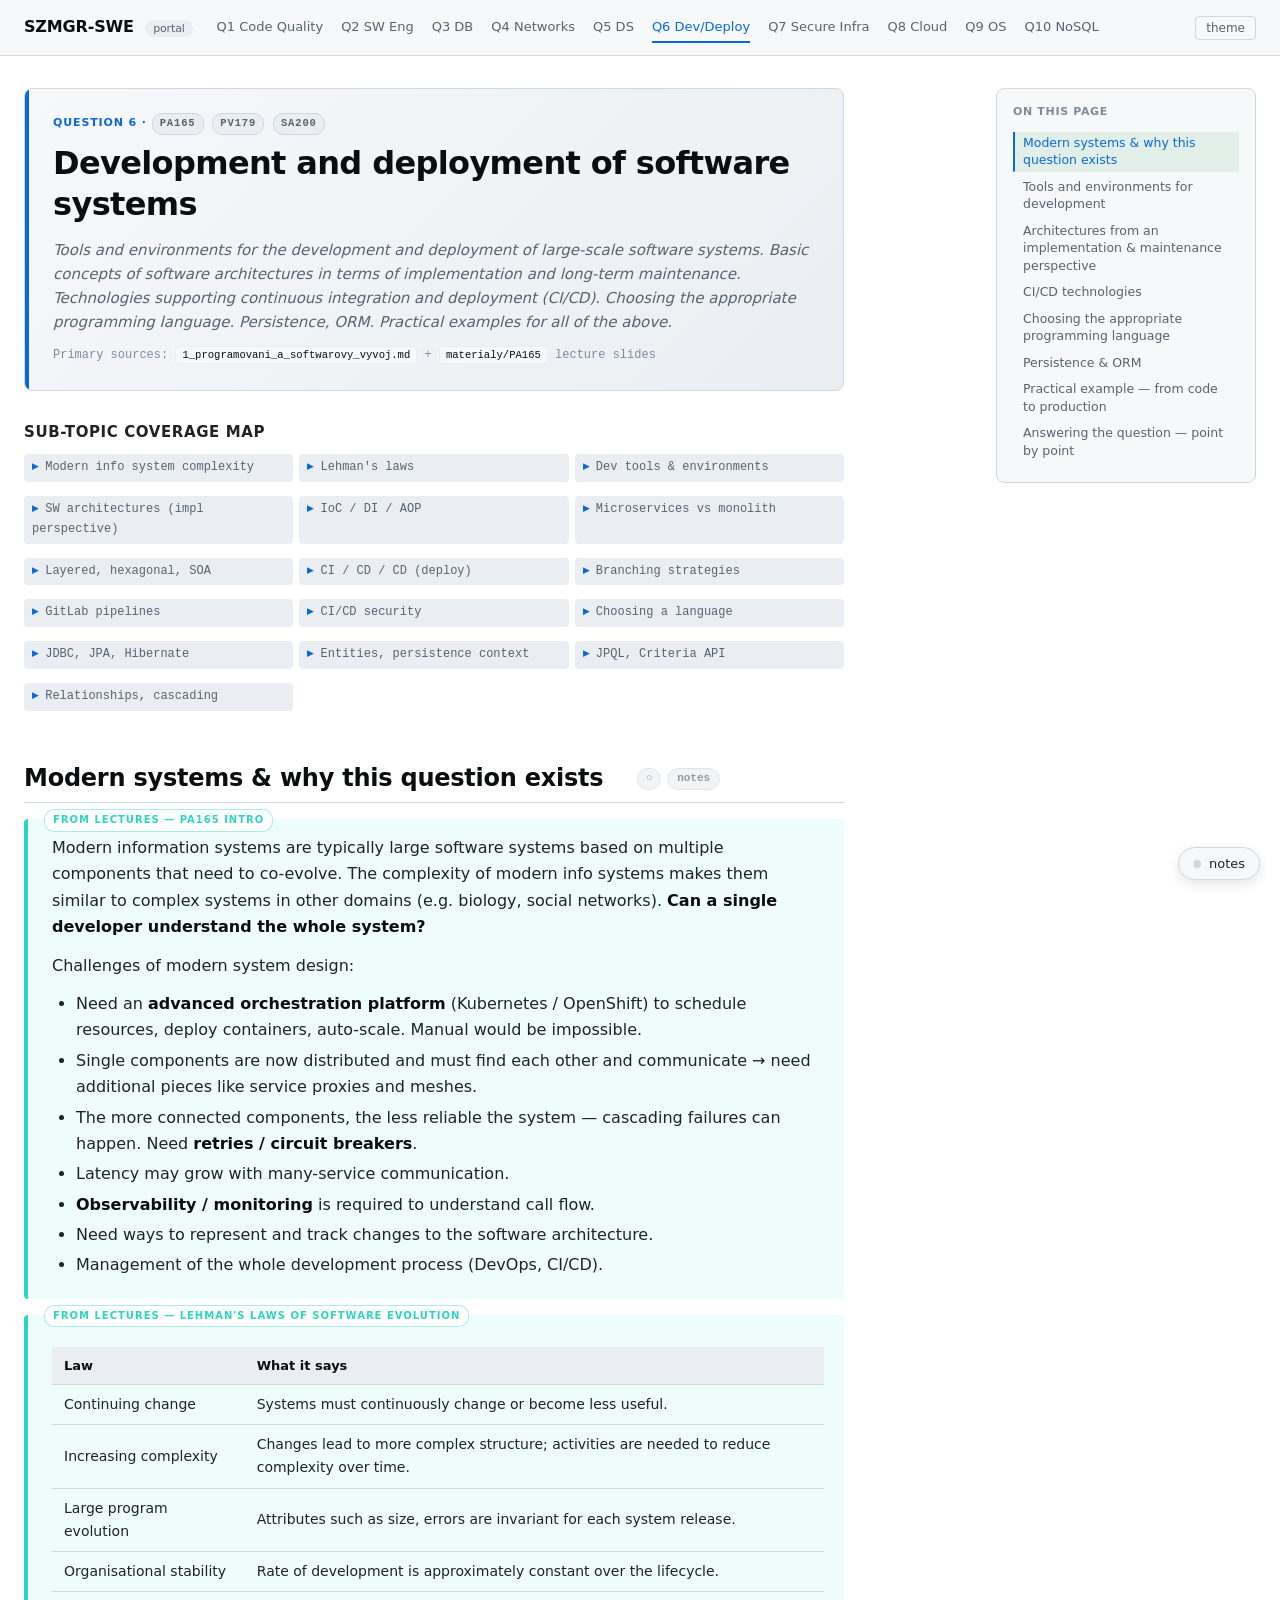
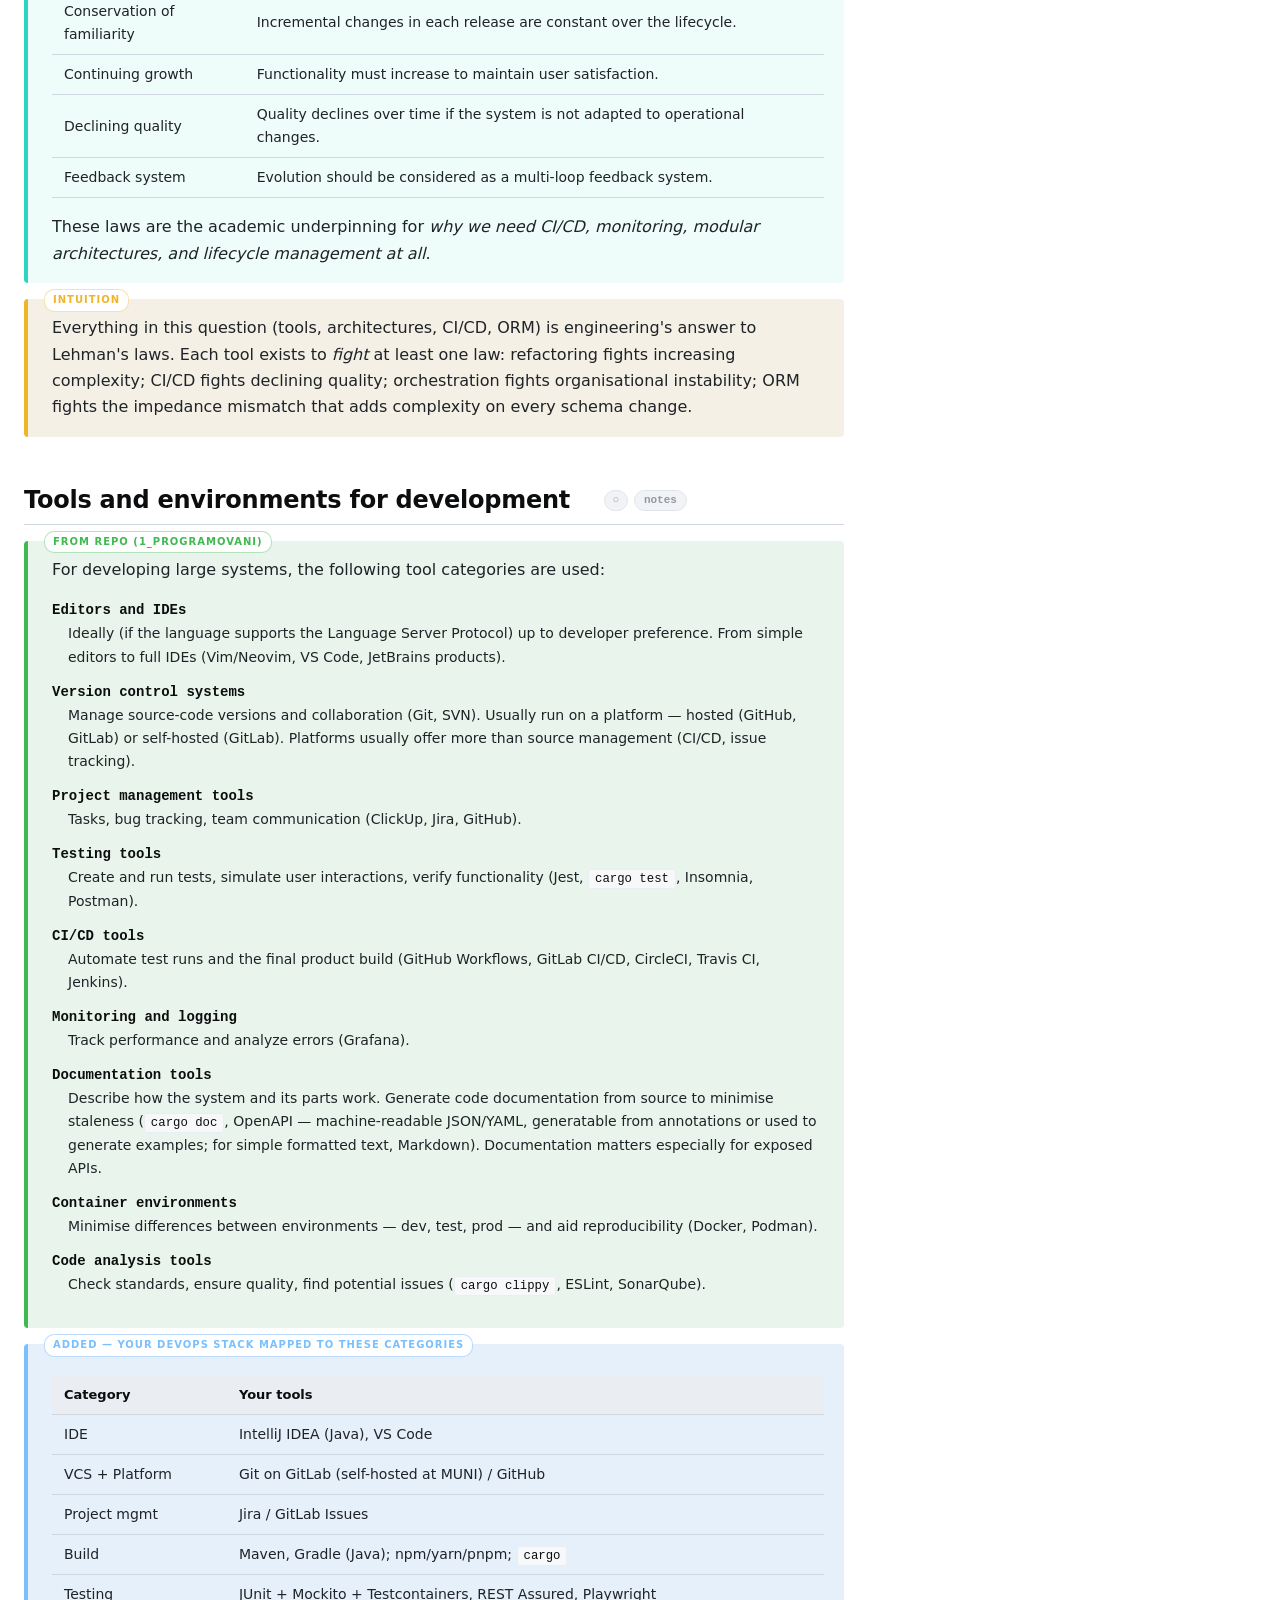
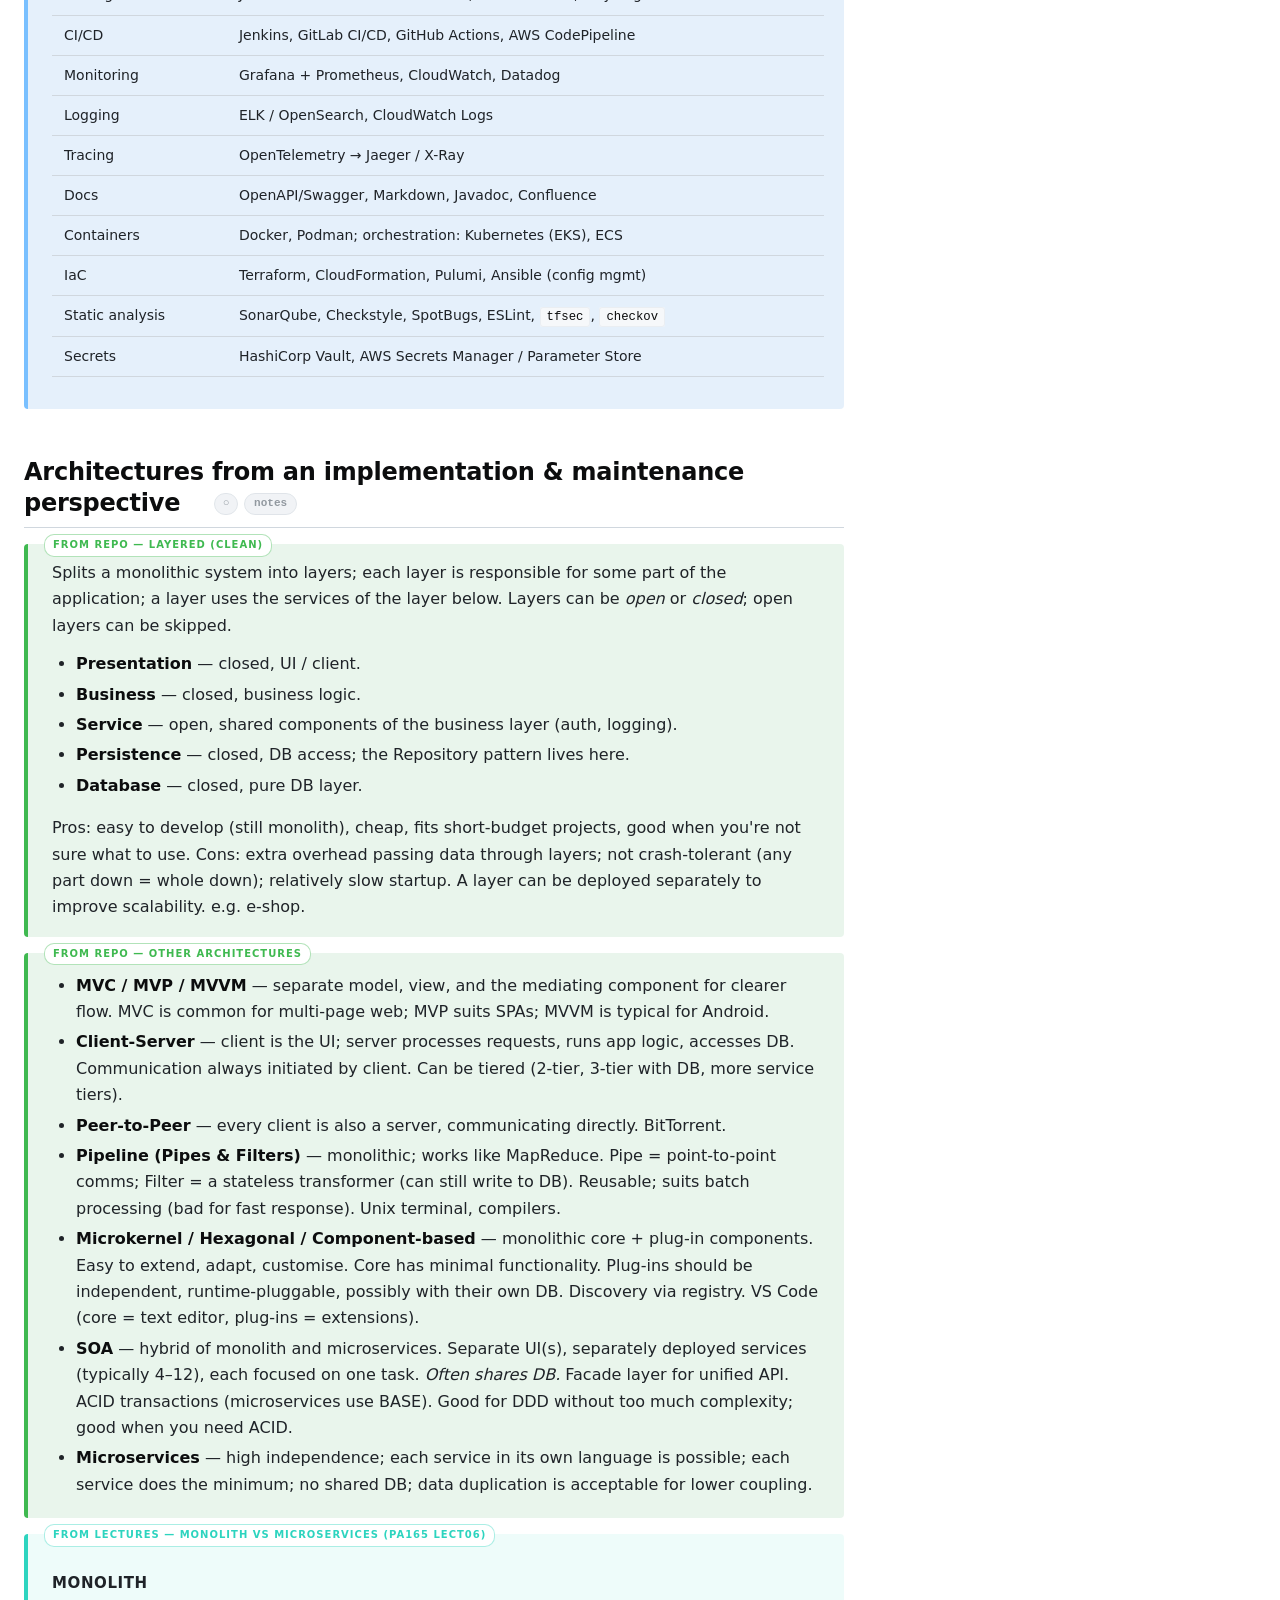
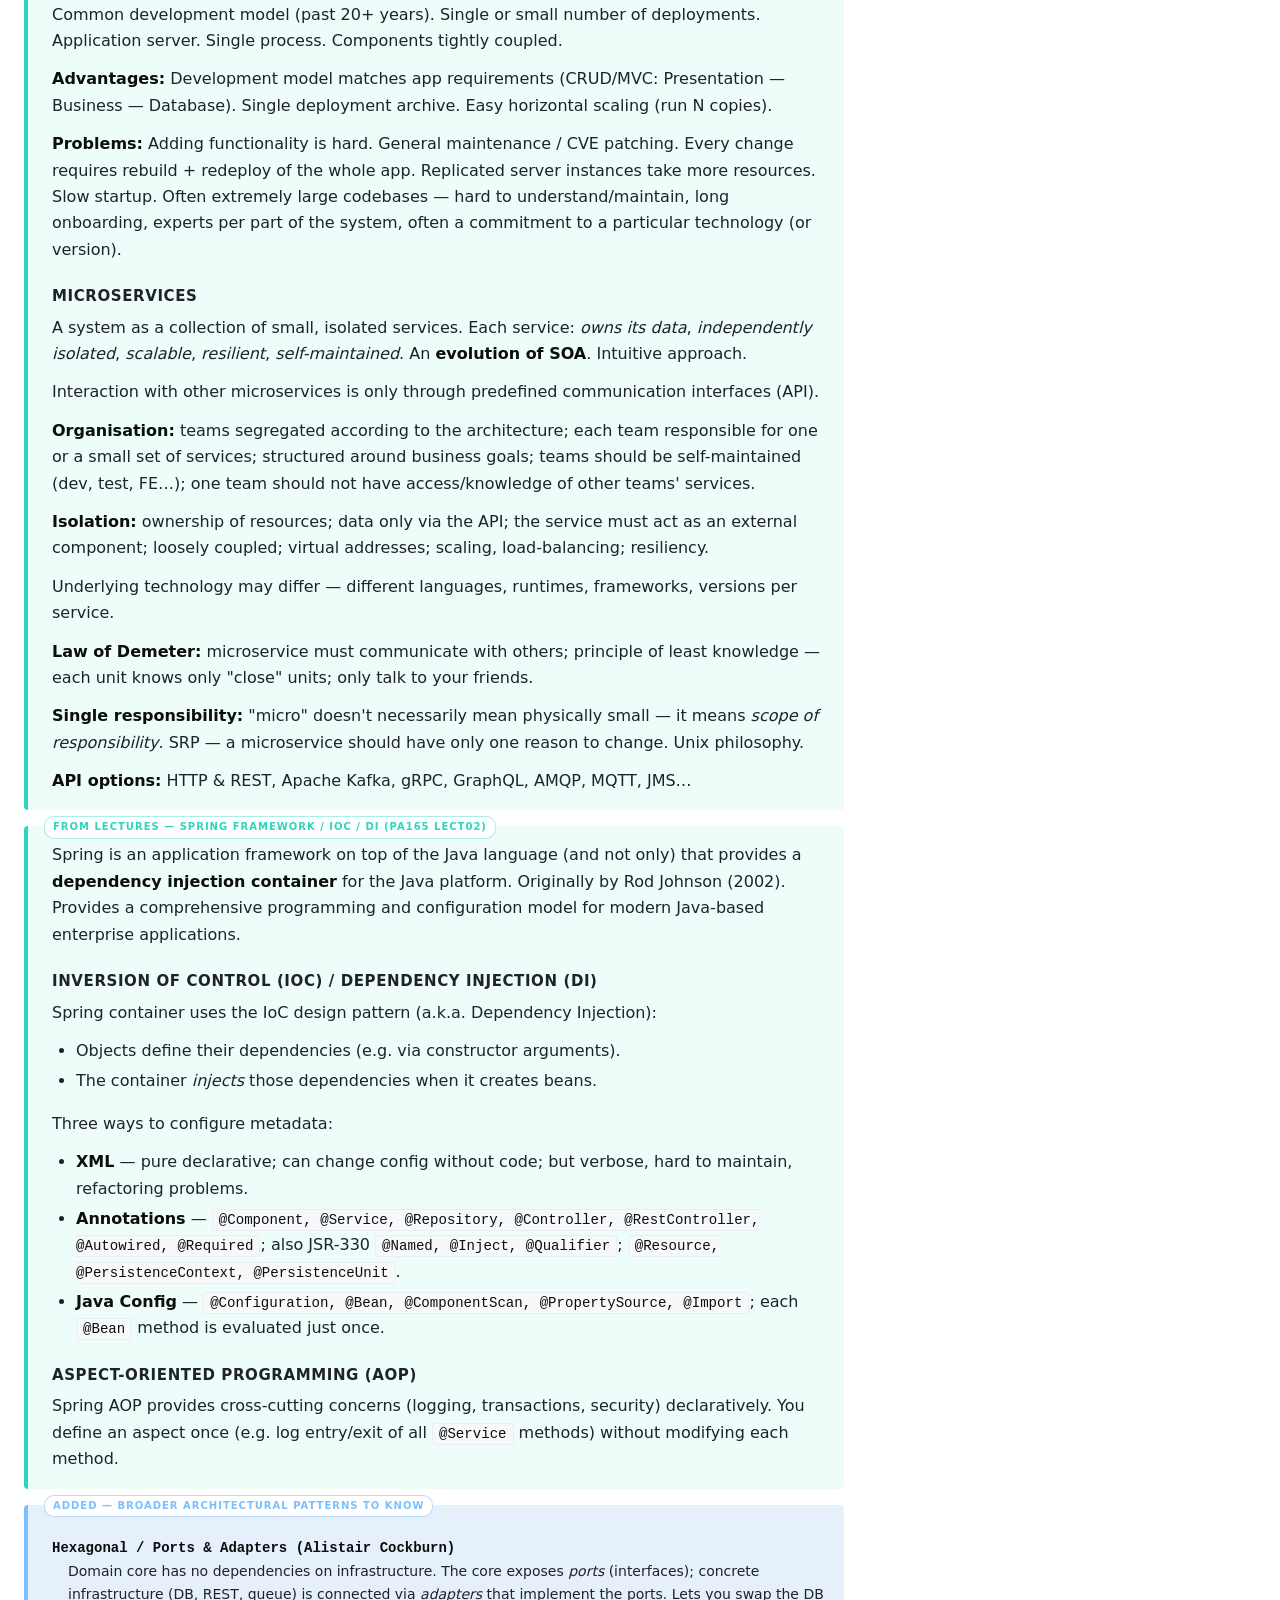
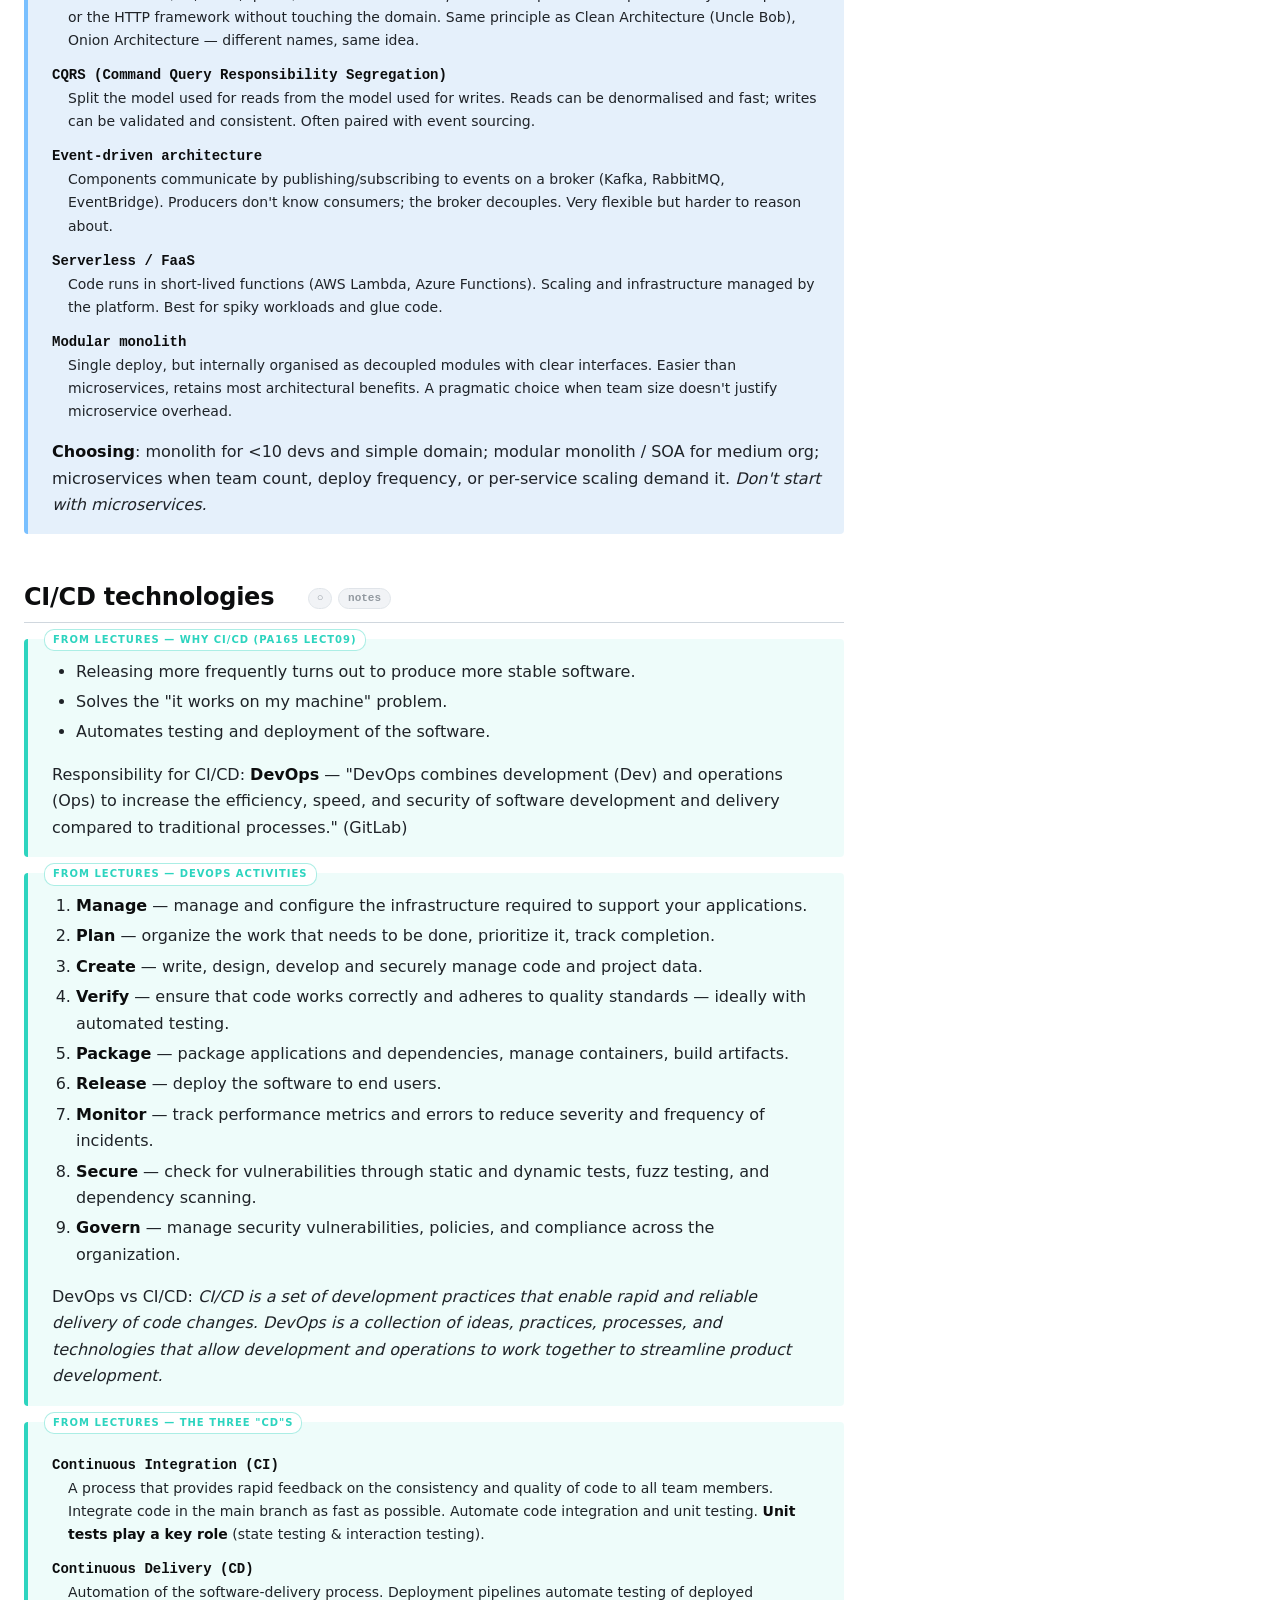
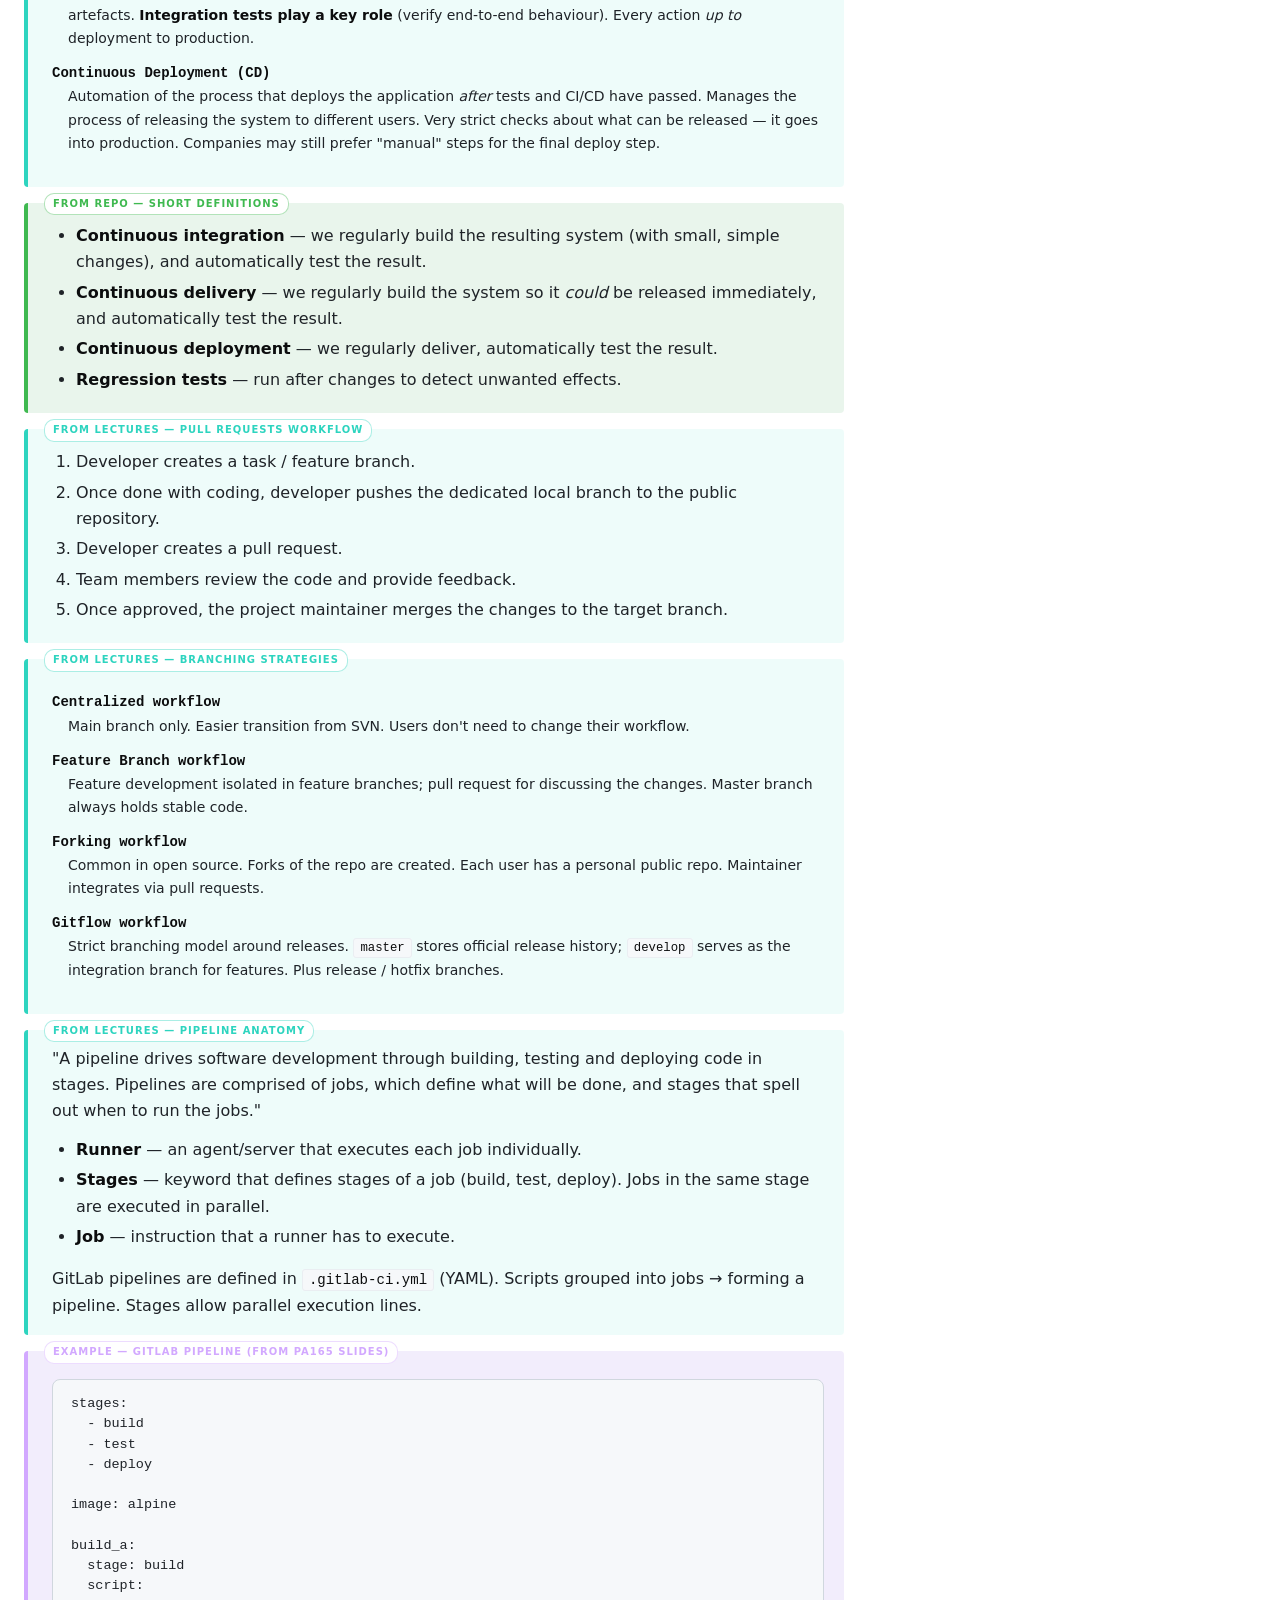
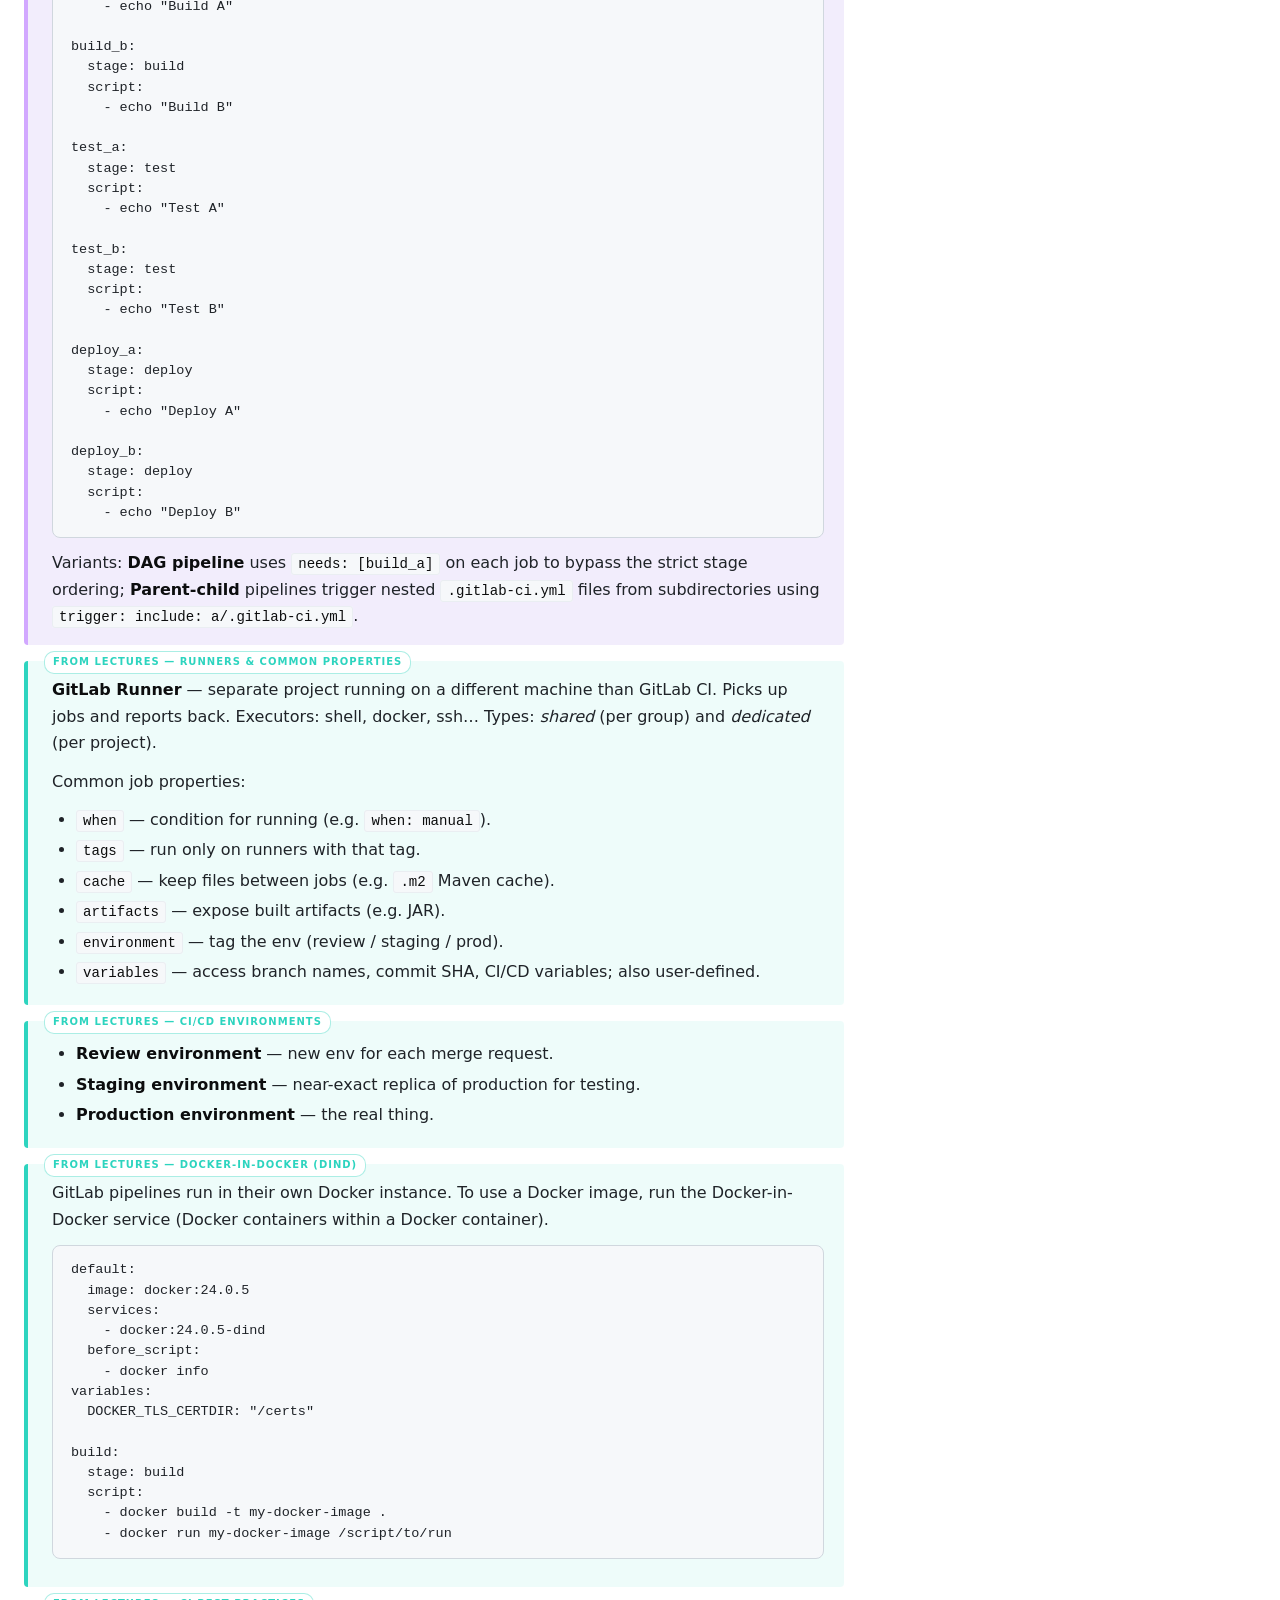
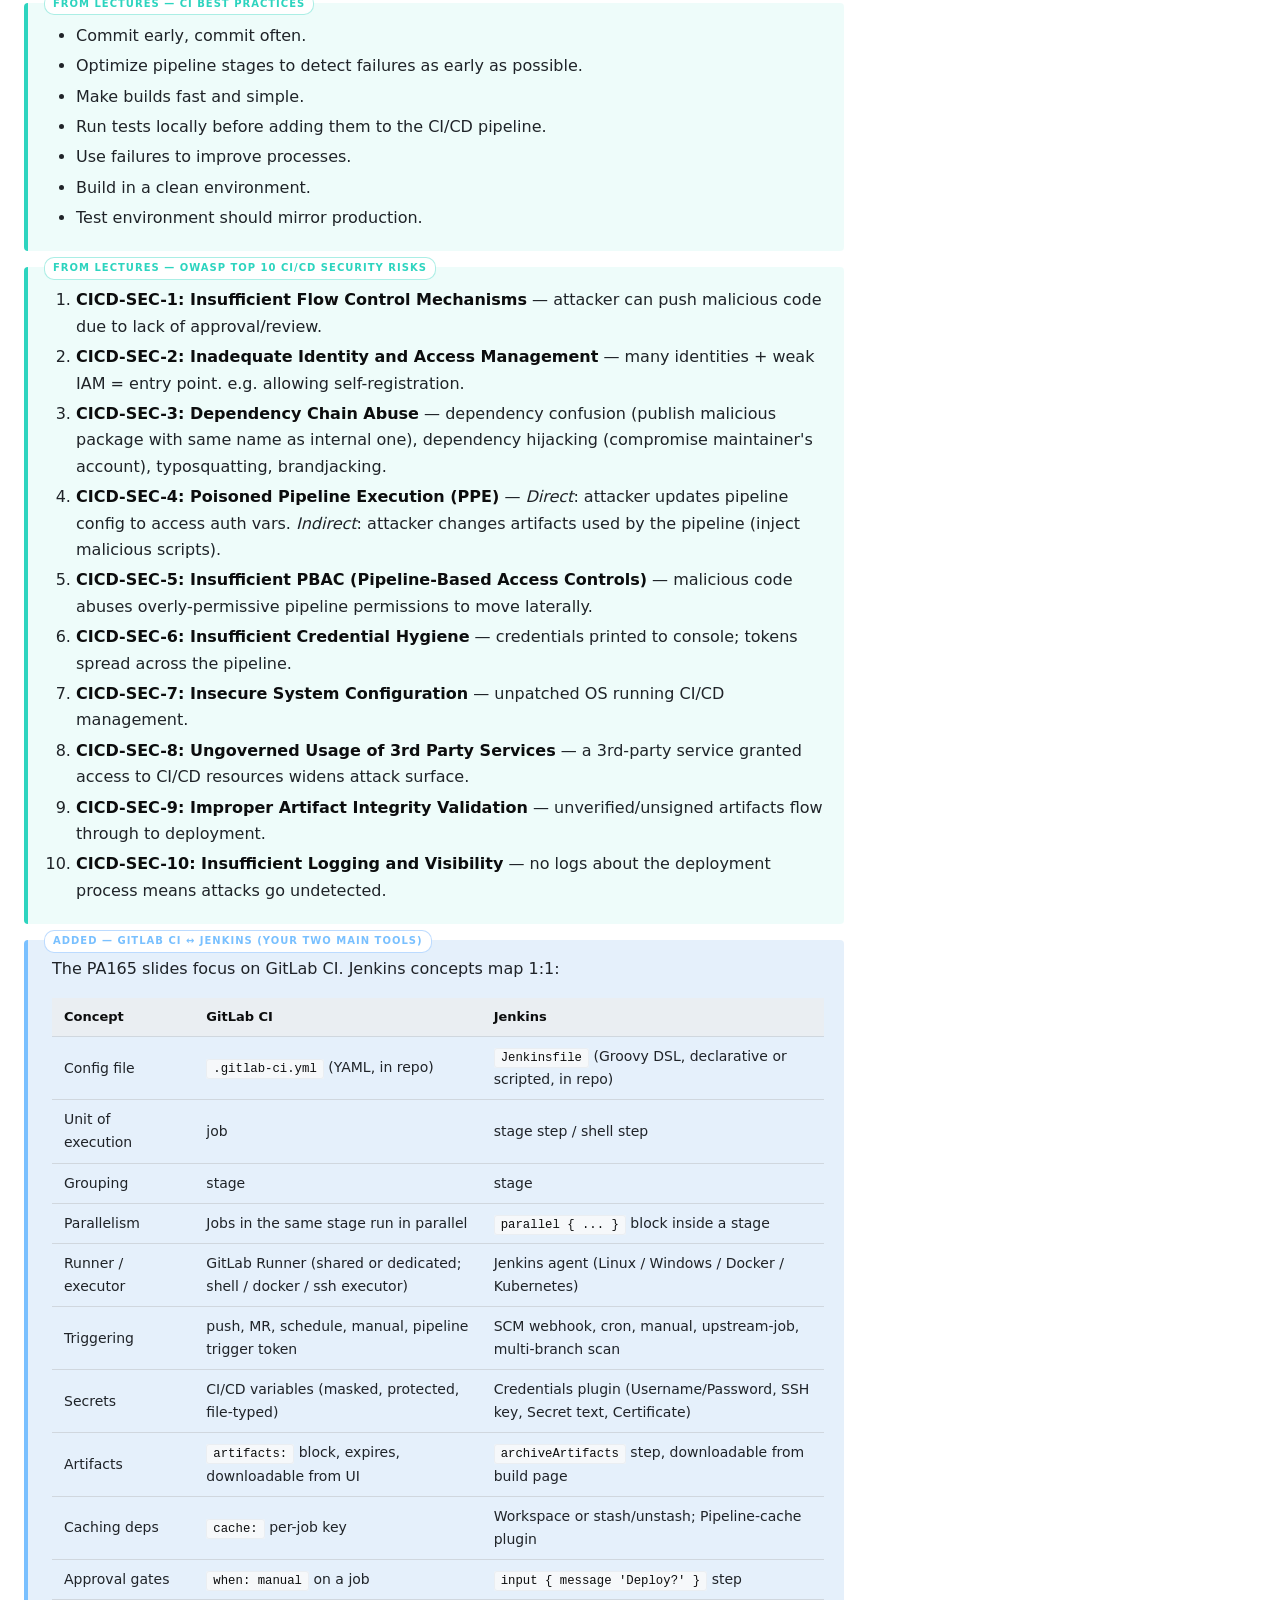
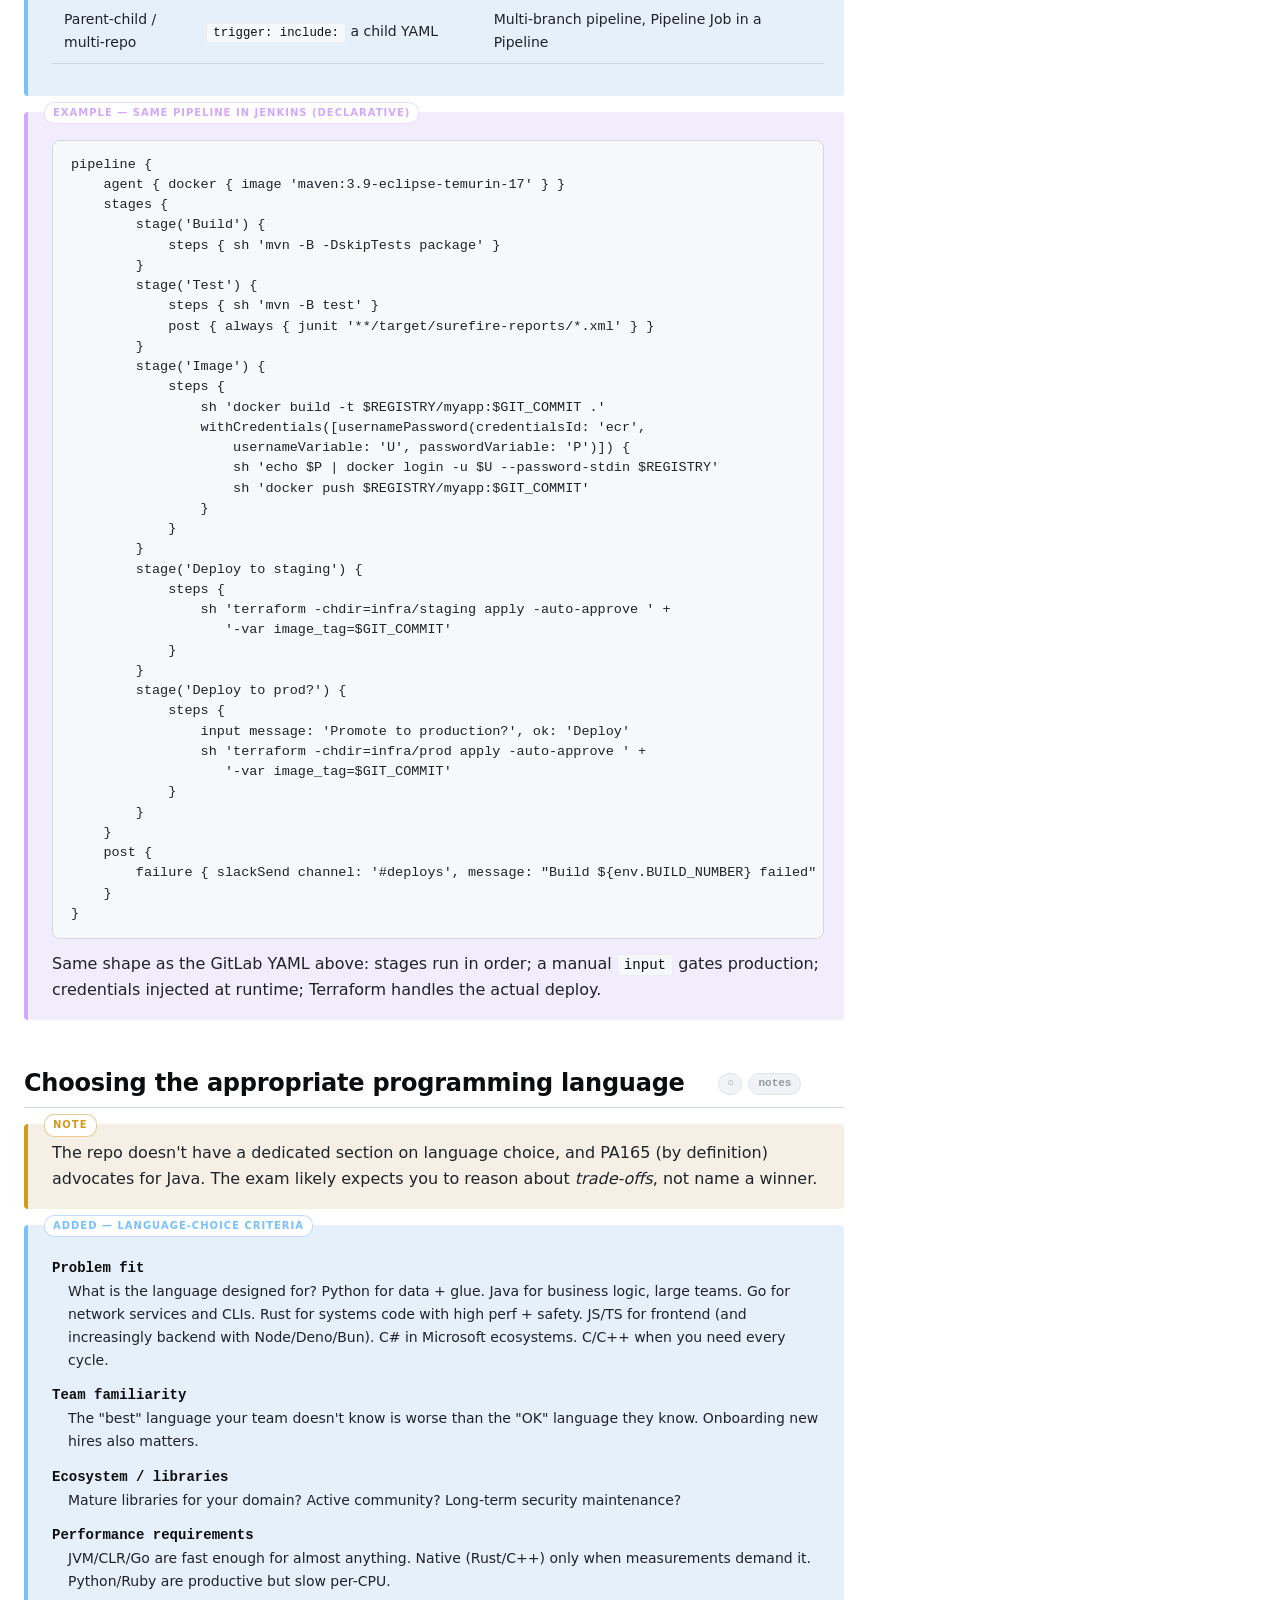
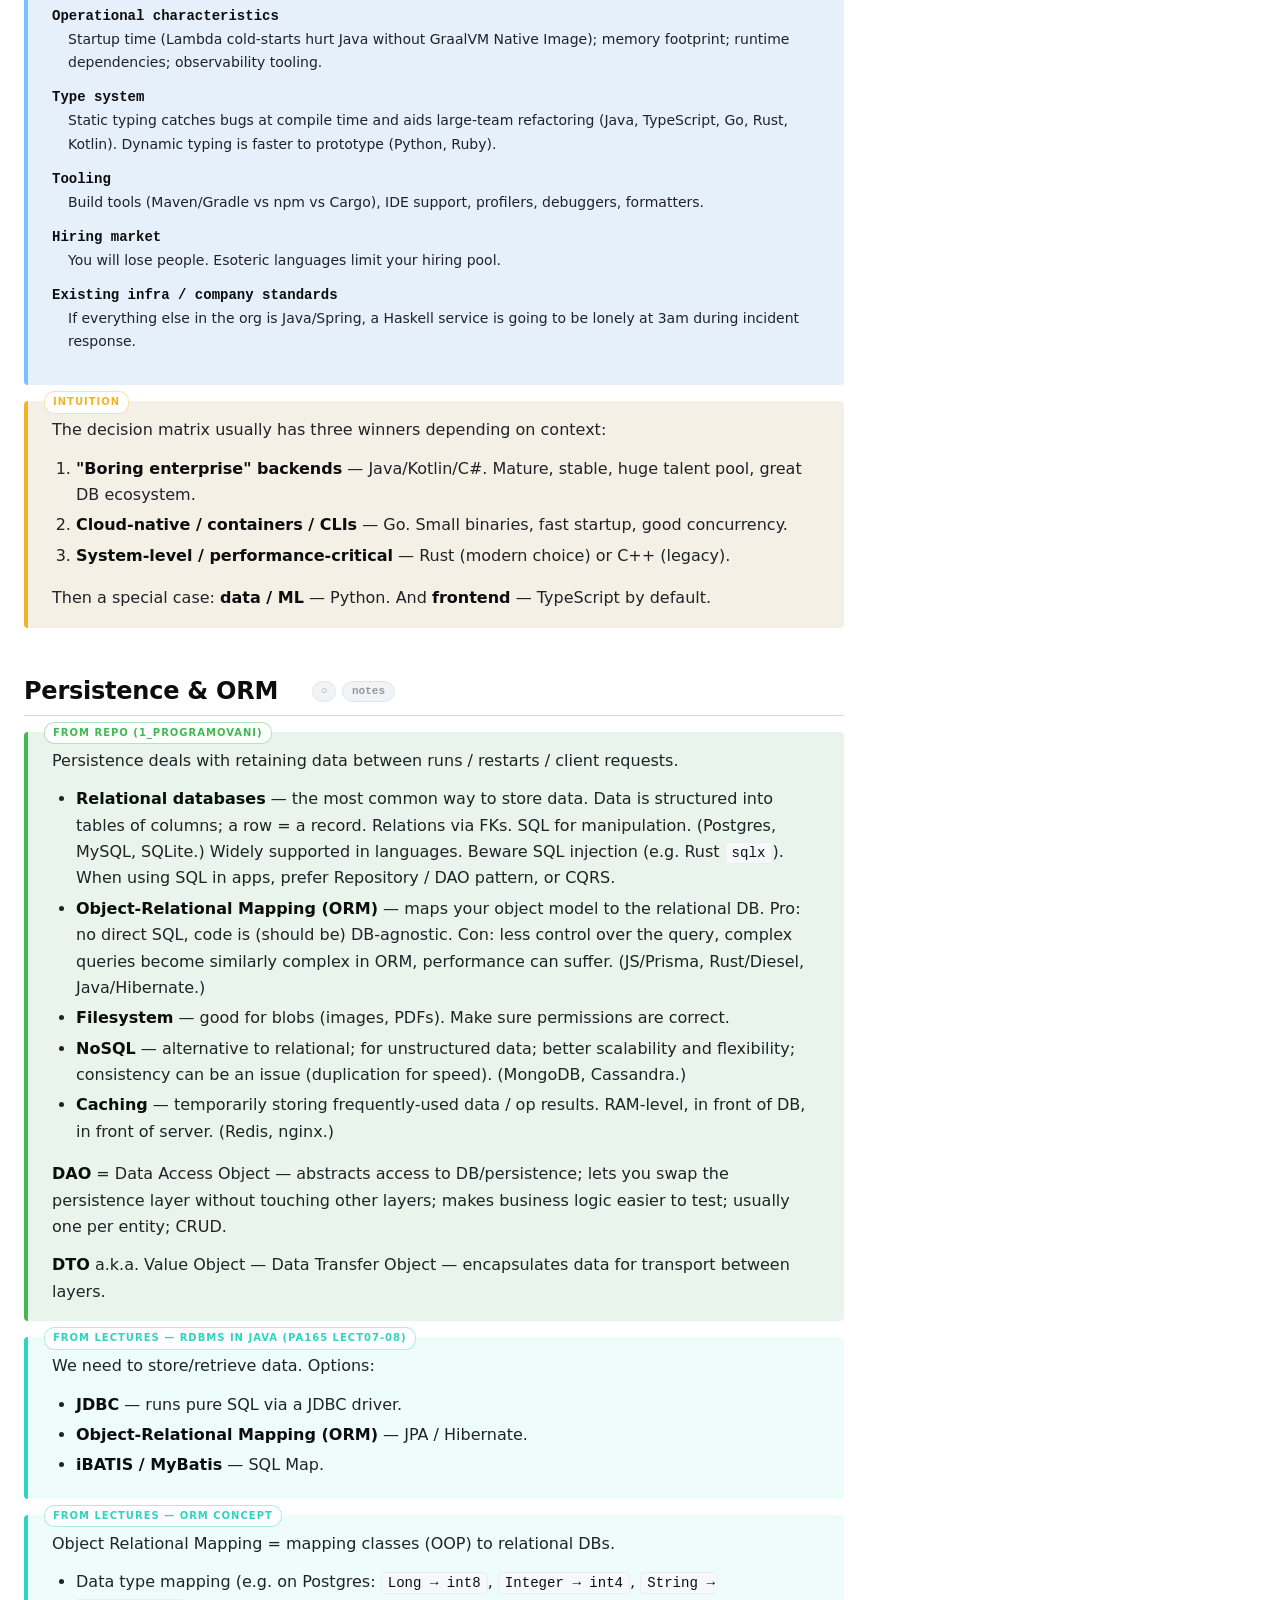
<file: 06-development-deployment.html>
<!doctype html>
<html lang="en">
<head>
  <meta charset="utf-8">
  <meta name="viewport" content="width=device-width, initial-scale=1">
  <title>Q6 Development &amp; Deployment — SZMGR-SWE Portal</title>
  <link rel="stylesheet" href="assets/style.css">
</head>
<body>

<header class="topnav">
  <div class="topnav-inner">
    <a href="index.html" class="brand">SZMGR-SWE <span class="brand-tag">portal</span></a>
    <nav>
      <a href="01-code-quality.html">Q1 Code Quality</a>
      <a href="02-software-engineering.html">Q2 SW Eng</a>
      <a href="03-databases.html">Q3 DB</a>
      <a href="04-networks.html">Q4 Networks</a>
      <a href="05-distributed-systems.html">Q5 DS</a>
      <a href="06-development-deployment.html">Q6 Dev/Deploy</a>
      <a href="07-secure-infrastructure.html">Q7 Secure Infra</a>
      <a href="08-cloud.html">Q8 Cloud</a>
      <a href="09-operating-systems.html">Q9 OS</a>
      <a href="10-nosql.html">Q10 NoSQL</a>
    </nav>
    <button class="theme-toggle" title="Toggle theme">theme</button>
  </div>
</header>

<div class="page">
<main>

<section class="q-hero">
  <div class="q-label">Question 6 &middot; <span class="course-code">PA165</span> <span class="course-code">PV179</span> <span class="course-code">SA200</span></div>
  <h1>Development and deployment of software systems</h1>
  <p class="q-text">
    Tools and environments for the development and deployment of large-scale software systems.
    Basic concepts of software architectures in terms of implementation and long-term maintenance.
    Technologies supporting continuous integration and deployment (CI/CD).
    Choosing the appropriate programming language. Persistence, ORM.
    Practical examples for all of the above.
  </p>
  <div class="q-source">Primary sources: <code>1_programovani_a_softwarovy_vyvoj.md</code> + <code>materialy/PA165</code> lecture slides</div>
</section>

<h4>Sub-topic coverage map</h4>
<ul class="subtopic-list">
  <li>Modern info system complexity</li>
  <li>Lehman's laws</li>
  <li>Dev tools &amp; environments</li>
  <li>SW architectures (impl perspective)</li>
  <li>IoC / DI / AOP</li>
  <li>Microservices vs monolith</li>
  <li>Layered, hexagonal, SOA</li>
  <li>CI / CD / CD (deploy)</li>
  <li>Branching strategies</li>
  <li>GitLab pipelines</li>
  <li>CI/CD security</li>
  <li>Choosing a language</li>
  <li>JDBC, JPA, Hibernate</li>
  <li>Entities, persistence context</li>
  <li>JPQL, Criteria API</li>
  <li>Relationships, cascading</li>
</ul>

<!-- ============================================ -->
<h2>Modern systems &amp; why this question exists</h2>

<div class="block lectures">
  <span class="block-tag">FROM LECTURES — PA165 Intro</span>
  <p>Modern information systems are typically large software systems based on multiple components that need to co-evolve. The complexity of modern info systems makes them similar to complex systems in other domains (e.g. biology, social networks). <strong>Can a single developer understand the whole system?</strong></p>
  <p>Challenges of modern system design:</p>
  <ul>
    <li>Need an <strong>advanced orchestration platform</strong> (Kubernetes / OpenShift) to schedule resources, deploy containers, auto-scale. Manual would be impossible.</li>
    <li>Single components are now distributed and must find each other and communicate &rarr; need additional pieces like service proxies and meshes.</li>
    <li>The more connected components, the less reliable the system &mdash; cascading failures can happen. Need <strong>retries / circuit breakers</strong>.</li>
    <li>Latency may grow with many-service communication.</li>
    <li><strong>Observability / monitoring</strong> is required to understand call flow.</li>
    <li>Need ways to represent and track changes to the software architecture.</li>
    <li>Management of the whole development process (DevOps, CI/CD).</li>
  </ul>
</div>

<div class="block lectures">
  <span class="block-tag">FROM LECTURES — Lehman's Laws of Software Evolution</span>
  <table>
    <thead><tr><th>Law</th><th>What it says</th></tr></thead>
    <tbody>
      <tr><td>Continuing change</td><td>Systems must continuously change or become less useful.</td></tr>
      <tr><td>Increasing complexity</td><td>Changes lead to more complex structure; activities are needed to reduce complexity over time.</td></tr>
      <tr><td>Large program evolution</td><td>Attributes such as size, errors are invariant for each system release.</td></tr>
      <tr><td>Organisational stability</td><td>Rate of development is approximately constant over the lifecycle.</td></tr>
      <tr><td>Conservation of familiarity</td><td>Incremental changes in each release are constant over the lifecycle.</td></tr>
      <tr><td>Continuing growth</td><td>Functionality must increase to maintain user satisfaction.</td></tr>
      <tr><td>Declining quality</td><td>Quality declines over time if the system is not adapted to operational changes.</td></tr>
      <tr><td>Feedback system</td><td>Evolution should be considered as a multi-loop feedback system.</td></tr>
    </tbody>
  </table>
  <p>These laws are the academic underpinning for <em>why we need CI/CD, monitoring, modular architectures, and lifecycle management at all</em>.</p>
</div>

<div class="block intuition">
  <span class="block-tag">INTUITION</span>
  <p>Everything in this question (tools, architectures, CI/CD, ORM) is engineering's answer to Lehman's laws. Each tool exists to <em>fight</em> at least one law: refactoring fights increasing complexity; CI/CD fights declining quality; orchestration fights organisational instability; ORM fights the impedance mismatch that adds complexity on every schema change.</p>
</div>

<!-- ============================================ -->
<h2>Tools and environments for development</h2>

<div class="block from-repo">
  <span class="block-tag">FROM REPO (1_programovani)</span>
  <p>For developing large systems, the following tool categories are used:</p>
  <dl class="def-list">
    <dt>Editors and IDEs</dt>
    <dd>Ideally (if the language supports the Language Server Protocol) up to developer preference. From simple editors to full IDEs (Vim/Neovim, VS Code, JetBrains products).</dd>

    <dt>Version control systems</dt>
    <dd>Manage source-code versions and collaboration (Git, SVN). Usually run on a platform &mdash; hosted (GitHub, GitLab) or self-hosted (GitLab). Platforms usually offer more than source management (CI/CD, issue tracking).</dd>

    <dt>Project management tools</dt>
    <dd>Tasks, bug tracking, team communication (ClickUp, Jira, GitHub).</dd>

    <dt>Testing tools</dt>
    <dd>Create and run tests, simulate user interactions, verify functionality (Jest, <code>cargo test</code>, Insomnia, Postman).</dd>

    <dt>CI/CD tools</dt>
    <dd>Automate test runs and the final product build (GitHub Workflows, GitLab CI/CD, CircleCI, Travis CI, Jenkins).</dd>

    <dt>Monitoring and logging</dt>
    <dd>Track performance and analyze errors (Grafana).</dd>

    <dt>Documentation tools</dt>
    <dd>Describe how the system and its parts work. Generate code documentation from source to minimise staleness (<code>cargo doc</code>, OpenAPI &mdash; machine-readable JSON/YAML, generatable from annotations or used to generate examples; for simple formatted text, Markdown). Documentation matters especially for exposed APIs.</dd>

    <dt>Container environments</dt>
    <dd>Minimise differences between environments &mdash; dev, test, prod &mdash; and aid reproducibility (Docker, Podman).</dd>

    <dt>Code analysis tools</dt>
    <dd>Check standards, ensure quality, find potential issues (<code>cargo clippy</code>, ESLint, SonarQube).</dd>
  </dl>
</div>

<div class="block added">
  <span class="block-tag">ADDED — your DevOps stack mapped to these categories</span>
  <table>
    <thead><tr><th>Category</th><th>Your tools</th></tr></thead>
    <tbody>
      <tr><td>IDE</td><td>IntelliJ IDEA (Java), VS Code</td></tr>
      <tr><td>VCS + Platform</td><td>Git on GitLab (self-hosted at MUNI) / GitHub</td></tr>
      <tr><td>Project mgmt</td><td>Jira / GitLab Issues</td></tr>
      <tr><td>Build</td><td>Maven, Gradle (Java); npm/yarn/pnpm; <code>cargo</code></td></tr>
      <tr><td>Testing</td><td>JUnit + Mockito + Testcontainers, REST Assured, Playwright</td></tr>
      <tr><td>CI/CD</td><td>Jenkins, GitLab CI/CD, GitHub Actions, AWS CodePipeline</td></tr>
      <tr><td>Monitoring</td><td>Grafana + Prometheus, CloudWatch, Datadog</td></tr>
      <tr><td>Logging</td><td>ELK / OpenSearch, CloudWatch Logs</td></tr>
      <tr><td>Tracing</td><td>OpenTelemetry &rarr; Jaeger / X-Ray</td></tr>
      <tr><td>Docs</td><td>OpenAPI/Swagger, Markdown, Javadoc, Confluence</td></tr>
      <tr><td>Containers</td><td>Docker, Podman; orchestration: Kubernetes (EKS), ECS</td></tr>
      <tr><td>IaC</td><td>Terraform, CloudFormation, Pulumi, Ansible (config mgmt)</td></tr>
      <tr><td>Static analysis</td><td>SonarQube, Checkstyle, SpotBugs, ESLint, <code>tfsec</code>, <code>checkov</code></td></tr>
      <tr><td>Secrets</td><td>HashiCorp Vault, AWS Secrets Manager / Parameter Store</td></tr>
    </tbody>
  </table>
</div>

<!-- ============================================ -->
<h2>Architectures from an implementation &amp; maintenance perspective</h2>

<div class="block from-repo">
  <span class="block-tag">FROM REPO — Layered (clean)</span>
  <p>Splits a monolithic system into layers; each layer is responsible for some part of the application; a layer uses the services of the layer below. Layers can be <em>open</em> or <em>closed</em>; open layers can be skipped.</p>
  <ul>
    <li><strong>Presentation</strong> &mdash; closed, UI / client.</li>
    <li><strong>Business</strong> &mdash; closed, business logic.</li>
    <li><strong>Service</strong> &mdash; open, shared components of the business layer (auth, logging).</li>
    <li><strong>Persistence</strong> &mdash; closed, DB access; the Repository pattern lives here.</li>
    <li><strong>Database</strong> &mdash; closed, pure DB layer.</li>
  </ul>
  <p>Pros: easy to develop (still monolith), cheap, fits short-budget projects, good when you're not sure what to use. Cons: extra overhead passing data through layers; not crash-tolerant (any part down = whole down); relatively slow startup. A layer can be deployed separately to improve scalability. e.g. e-shop.</p>
</div>

<div class="block from-repo">
  <span class="block-tag">FROM REPO — Other architectures</span>
  <ul>
    <li><strong>MVC / MVP / MVVM</strong> &mdash; separate model, view, and the mediating component for clearer flow. MVC is common for multi-page web; MVP suits SPAs; MVVM is typical for Android.</li>
    <li><strong>Client-Server</strong> &mdash; client is the UI; server processes requests, runs app logic, accesses DB. Communication always initiated by client. Can be tiered (2-tier, 3-tier with DB, more service tiers).</li>
    <li><strong>Peer-to-Peer</strong> &mdash; every client is also a server, communicating directly. BitTorrent.</li>
    <li><strong>Pipeline (Pipes &amp; Filters)</strong> &mdash; monolithic; works like MapReduce. Pipe = point-to-point comms; Filter = a stateless transformer (can still write to DB). Reusable; suits batch processing (bad for fast response). Unix terminal, compilers.</li>
    <li><strong>Microkernel / Hexagonal / Component-based</strong> &mdash; monolithic core + plug-in components. Easy to extend, adapt, customise. Core has minimal functionality. Plug-ins should be independent, runtime-pluggable, possibly with their own DB. Discovery via registry. VS Code (core = text editor, plug-ins = extensions).</li>
    <li><strong>SOA</strong> &mdash; hybrid of monolith and microservices. Separate UI(s), separately deployed services (typically 4&ndash;12), each focused on one task. <em>Often shares DB.</em> Facade layer for unified API. ACID transactions (microservices use BASE). Good for DDD without too much complexity; good when you need ACID.</li>
    <li><strong>Microservices</strong> &mdash; high independence; each service in its own language is possible; each service does the minimum; no shared DB; data duplication is acceptable for lower coupling.</li>
  </ul>
</div>

<div class="block lectures">
  <span class="block-tag">FROM LECTURES — Monolith vs Microservices (PA165 Lect06)</span>
  <h4>Monolith</h4>
  <p>Common development model (past 20+ years). Single or small number of deployments. Application server. Single process. Components tightly coupled.</p>
  <p><strong>Advantages:</strong> Development model matches app requirements (CRUD/MVC: Presentation &mdash; Business &mdash; Database). Single deployment archive. Easy horizontal scaling (run N copies).</p>
  <p><strong>Problems:</strong> Adding functionality is hard. General maintenance / CVE patching. Every change requires rebuild + redeploy of the whole app. Replicated server instances take more resources. Slow startup. Often extremely large codebases &mdash; hard to understand/maintain, long onboarding, experts per part of the system, often a commitment to a particular technology (or version).</p>
  <h4>Microservices</h4>
  <p>A system as a collection of small, isolated services. Each service: <em>owns its data</em>, <em>independently isolated</em>, <em>scalable</em>, <em>resilient</em>, <em>self-maintained</em>. An <strong>evolution of SOA</strong>. Intuitive approach.</p>
  <p>Interaction with other microservices is only through predefined communication interfaces (API).</p>
  <p><strong>Organisation:</strong> teams segregated according to the architecture; each team responsible for one or a small set of services; structured around business goals; teams should be self-maintained (dev, test, FE&hellip;); one team should not have access/knowledge of other teams' services.</p>
  <p><strong>Isolation:</strong> ownership of resources; data only via the API; the service must act as an external component; loosely coupled; virtual addresses; scaling, load-balancing; resiliency.</p>
  <p>Underlying technology may differ &mdash; different languages, runtimes, frameworks, versions per service.</p>
  <p><strong>Law of Demeter:</strong> microservice must communicate with others; principle of least knowledge &mdash; each unit knows only "close" units; only talk to your friends.</p>
  <p><strong>Single responsibility:</strong> "micro" doesn't necessarily mean physically small &mdash; it means <em>scope of responsibility</em>. SRP &mdash; a microservice should have only one reason to change. Unix philosophy.</p>
  <p><strong>API options:</strong> HTTP &amp; REST, Apache Kafka, gRPC, GraphQL, AMQP, MQTT, JMS&hellip;</p>
</div>

<div class="block lectures">
  <span class="block-tag">FROM LECTURES — Spring Framework / IoC / DI (PA165 Lect02)</span>
  <p>Spring is an application framework on top of the Java language (and not only) that provides a <strong>dependency injection container</strong> for the Java platform. Originally by Rod Johnson (2002). Provides a comprehensive programming and configuration model for modern Java-based enterprise applications.</p>
  <h4>Inversion of Control (IoC) / Dependency Injection (DI)</h4>
  <p>Spring container uses the IoC design pattern (a.k.a. Dependency Injection):</p>
  <ul>
    <li>Objects define their dependencies (e.g. via constructor arguments).</li>
    <li>The container <em>injects</em> those dependencies when it creates beans.</li>
  </ul>
  <p>Three ways to configure metadata:</p>
  <ul>
    <li><strong>XML</strong> &mdash; pure declarative; can change config without code; but verbose, hard to maintain, refactoring problems.</li>
    <li><strong>Annotations</strong> &mdash; <code>@Component, @Service, @Repository, @Controller, @RestController, @Autowired, @Required</code>; also JSR-330 <code>@Named, @Inject, @Qualifier</code>; <code>@Resource, @PersistenceContext, @PersistenceUnit</code>.</li>
    <li><strong>Java Config</strong> &mdash; <code>@Configuration, @Bean, @ComponentScan, @PropertySource, @Import</code>; each <code>@Bean</code> method is evaluated just once.</li>
  </ul>
  <h4>Aspect-Oriented Programming (AOP)</h4>
  <p>Spring AOP provides cross-cutting concerns (logging, transactions, security) declaratively. You define an aspect once (e.g. log entry/exit of all <code>@Service</code> methods) without modifying each method.</p>
</div>

<div class="block added">
  <span class="block-tag">ADDED — broader architectural patterns to know</span>
  <dl class="def-list">
    <dt>Hexagonal / Ports &amp; Adapters (Alistair Cockburn)</dt>
    <dd>Domain core has no dependencies on infrastructure. The core exposes <em>ports</em> (interfaces); concrete infrastructure (DB, REST, queue) is connected via <em>adapters</em> that implement the ports. Lets you swap the DB or the HTTP framework without touching the domain. Same principle as Clean Architecture (Uncle Bob), Onion Architecture &mdash; different names, same idea.</dd>

    <dt>CQRS (Command Query Responsibility Segregation)</dt>
    <dd>Split the model used for reads from the model used for writes. Reads can be denormalised and fast; writes can be validated and consistent. Often paired with event sourcing.</dd>

    <dt>Event-driven architecture</dt>
    <dd>Components communicate by publishing/subscribing to events on a broker (Kafka, RabbitMQ, EventBridge). Producers don't know consumers; the broker decouples. Very flexible but harder to reason about.</dd>

    <dt>Serverless / FaaS</dt>
    <dd>Code runs in short-lived functions (AWS Lambda, Azure Functions). Scaling and infrastructure managed by the platform. Best for spiky workloads and glue code.</dd>

    <dt>Modular monolith</dt>
    <dd>Single deploy, but internally organised as decoupled modules with clear interfaces. Easier than microservices, retains most architectural benefits. A pragmatic choice when team size doesn't justify microservice overhead.</dd>
  </dl>
  <p><strong>Choosing</strong>: monolith for &lt;10 devs and simple domain; modular monolith / SOA for medium org; microservices when team count, deploy frequency, or per-service scaling demand it. <em>Don't start with microservices.</em></p>
</div>

<!-- ============================================ -->
<h2>CI/CD technologies</h2>

<div class="block lectures">
  <span class="block-tag">FROM LECTURES — Why CI/CD (PA165 Lect09)</span>
  <ul>
    <li>Releasing more frequently turns out to produce more stable software.</li>
    <li>Solves the "it works on my machine" problem.</li>
    <li>Automates testing and deployment of the software.</li>
  </ul>
  <p>Responsibility for CI/CD: <strong>DevOps</strong> &mdash; "DevOps combines development (Dev) and operations (Ops) to increase the efficiency, speed, and security of software development and delivery compared to traditional processes." (GitLab)</p>
</div>

<div class="block lectures">
  <span class="block-tag">FROM LECTURES — DevOps activities</span>
  <ol>
    <li><strong>Manage</strong> &mdash; manage and configure the infrastructure required to support your applications.</li>
    <li><strong>Plan</strong> &mdash; organize the work that needs to be done, prioritize it, track completion.</li>
    <li><strong>Create</strong> &mdash; write, design, develop and securely manage code and project data.</li>
    <li><strong>Verify</strong> &mdash; ensure that code works correctly and adheres to quality standards &mdash; ideally with automated testing.</li>
    <li><strong>Package</strong> &mdash; package applications and dependencies, manage containers, build artifacts.</li>
    <li><strong>Release</strong> &mdash; deploy the software to end users.</li>
    <li><strong>Monitor</strong> &mdash; track performance metrics and errors to reduce severity and frequency of incidents.</li>
    <li><strong>Secure</strong> &mdash; check for vulnerabilities through static and dynamic tests, fuzz testing, and dependency scanning.</li>
    <li><strong>Govern</strong> &mdash; manage security vulnerabilities, policies, and compliance across the organization.</li>
  </ol>
  <p>DevOps vs CI/CD: <em>CI/CD is a set of development practices that enable rapid and reliable delivery of code changes. DevOps is a collection of ideas, practices, processes, and technologies that allow development and operations to work together to streamline product development.</em></p>
</div>

<div class="block lectures">
  <span class="block-tag">FROM LECTURES — The three "CD"s</span>
  <dl class="def-list">
    <dt>Continuous Integration (CI)</dt>
    <dd>A process that provides rapid feedback on the consistency and quality of code to all team members. Integrate code in the main branch as fast as possible. Automate code integration and unit testing. <strong>Unit tests play a key role</strong> (state testing &amp; interaction testing).</dd>

    <dt>Continuous Delivery (CD)</dt>
    <dd>Automation of the software-delivery process. Deployment pipelines automate testing of deployed artefacts. <strong>Integration tests play a key role</strong> (verify end-to-end behaviour). Every action <em>up to</em> deployment to production.</dd>

    <dt>Continuous Deployment (CD)</dt>
    <dd>Automation of the process that deploys the application <em>after</em> tests and CI/CD have passed. Manages the process of releasing the system to different users. Very strict checks about what can be released &mdash; it goes into production. Companies may still prefer "manual" steps for the final deploy step.</dd>
  </dl>
</div>

<div class="block from-repo">
  <span class="block-tag">FROM REPO — short definitions</span>
  <ul>
    <li><strong>Continuous integration</strong> &mdash; we regularly build the resulting system (with small, simple changes), and automatically test the result.</li>
    <li><strong>Continuous delivery</strong> &mdash; we regularly build the system so it <em>could</em> be released immediately, and automatically test the result.</li>
    <li><strong>Continuous deployment</strong> &mdash; we regularly deliver, automatically test the result.</li>
    <li><strong>Regression tests</strong> &mdash; run after changes to detect unwanted effects.</li>
  </ul>
</div>

<div class="block lectures">
  <span class="block-tag">FROM LECTURES — Pull Requests workflow</span>
  <ol>
    <li>Developer creates a task / feature branch.</li>
    <li>Once done with coding, developer pushes the dedicated local branch to the public repository.</li>
    <li>Developer creates a pull request.</li>
    <li>Team members review the code and provide feedback.</li>
    <li>Once approved, the project maintainer merges the changes to the target branch.</li>
  </ol>
</div>

<div class="block lectures">
  <span class="block-tag">FROM LECTURES — Branching strategies</span>
  <dl class="def-list">
    <dt>Centralized workflow</dt>
    <dd>Main branch only. Easier transition from SVN. Users don't need to change their workflow.</dd>
    <dt>Feature Branch workflow</dt>
    <dd>Feature development isolated in feature branches; pull request for discussing the changes. Master branch always holds stable code.</dd>
    <dt>Forking workflow</dt>
    <dd>Common in open source. Forks of the repo are created. Each user has a personal public repo. Maintainer integrates via pull requests.</dd>
    <dt>Gitflow workflow</dt>
    <dd>Strict branching model around releases. <code>master</code> stores official release history; <code>develop</code> serves as the integration branch for features. Plus release / hotfix branches.</dd>
  </dl>
</div>

<div class="block lectures">
  <span class="block-tag">FROM LECTURES — Pipeline anatomy</span>
  <p>"A pipeline drives software development through building, testing and deploying code in stages. Pipelines are comprised of jobs, which define what will be done, and stages that spell out when to run the jobs."</p>
  <ul>
    <li><strong>Runner</strong> &mdash; an agent/server that executes each job individually.</li>
    <li><strong>Stages</strong> &mdash; keyword that defines stages of a job (build, test, deploy). Jobs in the same stage are executed in parallel.</li>
    <li><strong>Job</strong> &mdash; instruction that a runner has to execute.</li>
  </ul>
  <p>GitLab pipelines are defined in <code>.gitlab-ci.yml</code> (YAML). Scripts grouped into jobs &rarr; forming a pipeline. Stages allow parallel execution lines.</p>
</div>

<div class="block example">
  <span class="block-tag">EXAMPLE — GitLab pipeline (from PA165 slides)</span>
<pre><code>stages:
  - build
  - test
  - deploy

image: alpine

build_a:
  stage: build
  script:
    - echo "Build A"

build_b:
  stage: build
  script:
    - echo "Build B"

test_a:
  stage: test
  script:
    - echo "Test A"

test_b:
  stage: test
  script:
    - echo "Test B"

deploy_a:
  stage: deploy
  script:
    - echo "Deploy A"

deploy_b:
  stage: deploy
  script:
    - echo "Deploy B"
</code></pre>
  <p>Variants: <strong>DAG pipeline</strong> uses <code>needs: [build_a]</code> on each job to bypass the strict stage ordering; <strong>Parent-child</strong> pipelines trigger nested <code>.gitlab-ci.yml</code> files from subdirectories using <code>trigger: include: a/.gitlab-ci.yml</code>.</p>
</div>

<div class="block lectures">
  <span class="block-tag">FROM LECTURES — Runners &amp; common properties</span>
  <p><strong>GitLab Runner</strong> &mdash; separate project running on a different machine than GitLab CI. Picks up jobs and reports back. Executors: shell, docker, ssh&hellip; Types: <em>shared</em> (per group) and <em>dedicated</em> (per project).</p>
  <p>Common job properties:</p>
  <ul>
    <li><code>when</code> &mdash; condition for running (e.g. <code>when: manual</code>).</li>
    <li><code>tags</code> &mdash; run only on runners with that tag.</li>
    <li><code>cache</code> &mdash; keep files between jobs (e.g. <code>.m2</code> Maven cache).</li>
    <li><code>artifacts</code> &mdash; expose built artifacts (e.g. JAR).</li>
    <li><code>environment</code> &mdash; tag the env (review / staging / prod).</li>
    <li><code>variables</code> &mdash; access branch names, commit SHA, CI/CD variables; also user-defined.</li>
  </ul>
</div>

<div class="block lectures">
  <span class="block-tag">FROM LECTURES — CI/CD environments</span>
  <ul>
    <li><strong>Review environment</strong> &mdash; new env for each merge request.</li>
    <li><strong>Staging environment</strong> &mdash; near-exact replica of production for testing.</li>
    <li><strong>Production environment</strong> &mdash; the real thing.</li>
  </ul>
</div>

<div class="block lectures">
  <span class="block-tag">FROM LECTURES — Docker-in-Docker (DinD)</span>
  <p>GitLab pipelines run in their own Docker instance. To use a Docker image, run the Docker-in-Docker service (Docker containers within a Docker container).</p>
<pre><code>default:
  image: docker:24.0.5
  services:
    - docker:24.0.5-dind
  before_script:
    - docker info
variables:
  DOCKER_TLS_CERTDIR: "/certs"

build:
  stage: build
  script:
    - docker build -t my-docker-image .
    - docker run my-docker-image /script/to/run
</code></pre>
</div>

<div class="block lectures">
  <span class="block-tag">FROM LECTURES — CI Best Practices</span>
  <ul>
    <li>Commit early, commit often.</li>
    <li>Optimize pipeline stages to detect failures as early as possible.</li>
    <li>Make builds fast and simple.</li>
    <li>Run tests locally before adding them to the CI/CD pipeline.</li>
    <li>Use failures to improve processes.</li>
    <li>Build in a clean environment.</li>
    <li>Test environment should mirror production.</li>
  </ul>
</div>

<div class="block lectures">
  <span class="block-tag">FROM LECTURES — OWASP Top 10 CI/CD Security Risks</span>
  <ol>
    <li><strong>CICD-SEC-1: Insufficient Flow Control Mechanisms</strong> &mdash; attacker can push malicious code due to lack of approval/review.</li>
    <li><strong>CICD-SEC-2: Inadequate Identity and Access Management</strong> &mdash; many identities + weak IAM = entry point. e.g. allowing self-registration.</li>
    <li><strong>CICD-SEC-3: Dependency Chain Abuse</strong> &mdash; dependency confusion (publish malicious package with same name as internal one), dependency hijacking (compromise maintainer's account), typosquatting, brandjacking.</li>
    <li><strong>CICD-SEC-4: Poisoned Pipeline Execution (PPE)</strong> &mdash; <em>Direct</em>: attacker updates pipeline config to access auth vars. <em>Indirect</em>: attacker changes artifacts used by the pipeline (inject malicious scripts).</li>
    <li><strong>CICD-SEC-5: Insufficient PBAC (Pipeline-Based Access Controls)</strong> &mdash; malicious code abuses overly-permissive pipeline permissions to move laterally.</li>
    <li><strong>CICD-SEC-6: Insufficient Credential Hygiene</strong> &mdash; credentials printed to console; tokens spread across the pipeline.</li>
    <li><strong>CICD-SEC-7: Insecure System Configuration</strong> &mdash; unpatched OS running CI/CD management.</li>
    <li><strong>CICD-SEC-8: Ungoverned Usage of 3rd Party Services</strong> &mdash; a 3rd-party service granted access to CI/CD resources widens attack surface.</li>
    <li><strong>CICD-SEC-9: Improper Artifact Integrity Validation</strong> &mdash; unverified/unsigned artifacts flow through to deployment.</li>
    <li><strong>CICD-SEC-10: Insufficient Logging and Visibility</strong> &mdash; no logs about the deployment process means attacks go undetected.</li>
  </ol>
</div>

<div class="block added">
  <span class="block-tag">ADDED — GitLab CI ↔ Jenkins (your two main tools)</span>
  <p>The PA165 slides focus on GitLab CI. Jenkins concepts map 1:1:</p>
  <table>
    <thead><tr><th>Concept</th><th>GitLab CI</th><th>Jenkins</th></tr></thead>
    <tbody>
      <tr><td>Config file</td><td><code>.gitlab-ci.yml</code> (YAML, in repo)</td><td><code>Jenkinsfile</code> (Groovy DSL, declarative or scripted, in repo)</td></tr>
      <tr><td>Unit of execution</td><td>job</td><td>stage step / shell step</td></tr>
      <tr><td>Grouping</td><td>stage</td><td>stage</td></tr>
      <tr><td>Parallelism</td><td>Jobs in the same stage run in parallel</td><td><code>parallel { ... }</code> block inside a stage</td></tr>
      <tr><td>Runner / executor</td><td>GitLab Runner (shared or dedicated; shell / docker / ssh executor)</td><td>Jenkins agent (Linux / Windows / Docker / Kubernetes)</td></tr>
      <tr><td>Triggering</td><td>push, MR, schedule, manual, pipeline trigger token</td><td>SCM webhook, cron, manual, upstream-job, multi-branch scan</td></tr>
      <tr><td>Secrets</td><td>CI/CD variables (masked, protected, file-typed)</td><td>Credentials plugin (Username/Password, SSH key, Secret text, Certificate)</td></tr>
      <tr><td>Artifacts</td><td><code>artifacts:</code> block, expires, downloadable from UI</td><td><code>archiveArtifacts</code> step, downloadable from build page</td></tr>
      <tr><td>Caching deps</td><td><code>cache:</code> per-job key</td><td>Workspace or stash/unstash; Pipeline-cache plugin</td></tr>
      <tr><td>Approval gates</td><td><code>when: manual</code> on a job</td><td><code>input { message 'Deploy?' }</code> step</td></tr>
      <tr><td>Parent-child / multi-repo</td><td><code>trigger: include:</code> a child YAML</td><td>Multi-branch pipeline, Pipeline Job in a Pipeline</td></tr>
    </tbody>
  </table>
</div>

<div class="block example">
  <span class="block-tag">EXAMPLE — same pipeline in Jenkins (Declarative)</span>
<pre><code>pipeline {
    agent { docker { image 'maven:3.9-eclipse-temurin-17' } }
    stages {
        stage('Build') {
            steps { sh 'mvn -B -DskipTests package' }
        }
        stage('Test') {
            steps { sh 'mvn -B test' }
            post { always { junit '**/target/surefire-reports/*.xml' } }
        }
        stage('Image') {
            steps {
                sh 'docker build -t $REGISTRY/myapp:$GIT_COMMIT .'
                withCredentials([usernamePassword(credentialsId: 'ecr',
                    usernameVariable: 'U', passwordVariable: 'P')]) {
                    sh 'echo $P | docker login -u $U --password-stdin $REGISTRY'
                    sh 'docker push $REGISTRY/myapp:$GIT_COMMIT'
                }
            }
        }
        stage('Deploy to staging') {
            steps {
                sh 'terraform -chdir=infra/staging apply -auto-approve ' +
                   '-var image_tag=$GIT_COMMIT'
            }
        }
        stage('Deploy to prod?') {
            steps {
                input message: 'Promote to production?', ok: 'Deploy'
                sh 'terraform -chdir=infra/prod apply -auto-approve ' +
                   '-var image_tag=$GIT_COMMIT'
            }
        }
    }
    post {
        failure { slackSend channel: '#deploys', message: "Build ${env.BUILD_NUMBER} failed" }
    }
}
</code></pre>
  <p>Same shape as the GitLab YAML above: stages run in order; a manual <code>input</code> gates production; credentials injected at runtime; Terraform handles the actual deploy.</p>
</div>

<!-- ============================================ -->
<h2>Choosing the appropriate programming language</h2>

<div class="block warn">
  <span class="block-tag">NOTE</span>
  <p>The repo doesn't have a dedicated section on language choice, and PA165 (by definition) advocates for Java. The exam likely expects you to reason about <em>trade-offs</em>, not name a winner.</p>
</div>

<div class="block added">
  <span class="block-tag">ADDED — language-choice criteria</span>
  <dl class="def-list">
    <dt>Problem fit</dt>
    <dd>What is the language designed for? Python for data + glue. Java for business logic, large teams. Go for network services and CLIs. Rust for systems code with high perf + safety. JS/TS for frontend (and increasingly backend with Node/Deno/Bun). C# in Microsoft ecosystems. C/C++ when you need every cycle.</dd>

    <dt>Team familiarity</dt>
    <dd>The "best" language your team doesn't know is worse than the "OK" language they know. Onboarding new hires also matters.</dd>

    <dt>Ecosystem / libraries</dt>
    <dd>Mature libraries for your domain? Active community? Long-term security maintenance?</dd>

    <dt>Performance requirements</dt>
    <dd>JVM/CLR/Go are fast enough for almost anything. Native (Rust/C++) only when measurements demand it. Python/Ruby are productive but slow per-CPU.</dd>

    <dt>Operational characteristics</dt>
    <dd>Startup time (Lambda cold-starts hurt Java without GraalVM Native Image); memory footprint; runtime dependencies; observability tooling.</dd>

    <dt>Type system</dt>
    <dd>Static typing catches bugs at compile time and aids large-team refactoring (Java, TypeScript, Go, Rust, Kotlin). Dynamic typing is faster to prototype (Python, Ruby).</dd>

    <dt>Tooling</dt>
    <dd>Build tools (Maven/Gradle vs npm vs Cargo), IDE support, profilers, debuggers, formatters.</dd>

    <dt>Hiring market</dt>
    <dd>You will lose people. Esoteric languages limit your hiring pool.</dd>

    <dt>Existing infra / company standards</dt>
    <dd>If everything else in the org is Java/Spring, a Haskell service is going to be lonely at 3am during incident response.</dd>
  </dl>
</div>

<div class="block intuition">
  <span class="block-tag">INTUITION</span>
  <p>The decision matrix usually has three winners depending on context:</p>
  <ol>
    <li><strong>"Boring enterprise" backends</strong> &mdash; Java/Kotlin/C#. Mature, stable, huge talent pool, great DB ecosystem.</li>
    <li><strong>Cloud-native / containers / CLIs</strong> &mdash; Go. Small binaries, fast startup, good concurrency.</li>
    <li><strong>System-level / performance-critical</strong> &mdash; Rust (modern choice) or C++ (legacy).</li>
  </ol>
  <p>Then a special case: <strong>data / ML</strong> &mdash; Python. And <strong>frontend</strong> &mdash; TypeScript by default.</p>
</div>

<!-- ============================================ -->
<h2>Persistence &amp; ORM</h2>

<div class="block from-repo">
  <span class="block-tag">FROM REPO (1_programovani)</span>
  <p>Persistence deals with retaining data between runs / restarts / client requests.</p>
  <ul>
    <li><strong>Relational databases</strong> &mdash; the most common way to store data. Data is structured into tables of columns; a row = a record. Relations via FKs. SQL for manipulation. (Postgres, MySQL, SQLite.) Widely supported in languages. Beware SQL injection (e.g. Rust <code>sqlx</code>). When using SQL in apps, prefer Repository / DAO pattern, or CQRS.</li>
    <li><strong>Object-Relational Mapping (ORM)</strong> &mdash; maps your object model to the relational DB. Pro: no direct SQL, code is (should be) DB-agnostic. Con: less control over the query, complex queries become similarly complex in ORM, performance can suffer. (JS/Prisma, Rust/Diesel, Java/Hibernate.)</li>
    <li><strong>Filesystem</strong> &mdash; good for blobs (images, PDFs). Make sure permissions are correct.</li>
    <li><strong>NoSQL</strong> &mdash; alternative to relational; for unstructured data; better scalability and flexibility; consistency can be an issue (duplication for speed). (MongoDB, Cassandra.)</li>
    <li><strong>Caching</strong> &mdash; temporarily storing frequently-used data / op results. RAM-level, in front of DB, in front of server. (Redis, nginx.)</li>
  </ul>
  <p><strong>DAO</strong> = Data Access Object &mdash; abstracts access to DB/persistence; lets you swap the persistence layer without touching other layers; makes business logic easier to test; usually one per entity; CRUD.</p>
  <p><strong>DTO</strong> a.k.a. Value Object &mdash; Data Transfer Object &mdash; encapsulates data for transport between layers.</p>
</div>

<div class="block lectures">
  <span class="block-tag">FROM LECTURES — RDBMs in Java (PA165 Lect07-08)</span>
  <p>We need to store/retrieve data. Options:</p>
  <ul>
    <li><strong>JDBC</strong> &mdash; runs pure SQL via a JDBC driver.</li>
    <li><strong>Object-Relational Mapping (ORM)</strong> &mdash; JPA / Hibernate.</li>
    <li><strong>iBATIS / MyBatis</strong> &mdash; SQL Map.</li>
  </ul>
</div>

<div class="block lectures">
  <span class="block-tag">FROM LECTURES — ORM concept</span>
  <p>Object Relational Mapping = mapping classes (OOP) to relational DBs.</p>
  <ul>
    <li>Data type mapping (e.g. on Postgres: <code>Long &rarr; int8</code>, <code>Integer &rarr; int4</code>, <code>String &rarr; varchar(255)</code>).</li>
    <li>Query syntax.</li>
    <li>Simplifies joins.</li>
    <li><strong>JBoss Hibernate</strong> is the de-facto standard ORM library in Java.</li>
  </ul>
  <h4>JPA &mdash; Java Persistence API</h4>
  <p>Based on Hibernate. Hibernate <em>implements</em> JPA. JPA 2.2 was the last in Java EE 8; Jakarta Persistence 3.x (renamed packages from <code>javax.persistence.*</code> to <code>jakarta.persistence.*</code>) is current. Spring 6 / Spring Boot 3 adopts JPA 3.1.</p>
</div>

<div class="block example">
  <span class="block-tag">EXAMPLE — Native SQL vs JPA Hello World</span>
<pre class="lang-sql"><code>-- Native SQL (JDBC)
CREATE TABLE employee (id int PRIMARY KEY, name varchar,
                       gender varchar, monthlySalary int);
INSERT INTO employee(id, name, gender, monthlySalary)
       VALUES (1, 'LukeSkywalker', 'male', 18000);
SELECT * FROM employee WHERE id = 1;
DELETE FROM employee WHERE id = 1;
DROP TABLE employee;</code></pre>
<pre><code>// JPA equivalent
@Entity
public class Employee {
    @Id
    @GeneratedValue(strategy = GenerationType.IDENTITY)
    private Long id;
    private String name;
    @Enumerated(EnumType.STRING)
    private Gender gender;
    private Integer monthlySalary;
    // non-parametric constructor required
    public Employee() {}
    // getters/setters...
}

EntityManager em = emf.createEntityManager();
em.getTransaction().begin();
em.persist(new Employee("LukeSkywalker", Gender.MALE, 18000));
em.getTransaction().commit();
Employee luke = em.find(Employee.class, 1L);</code></pre>
</div>

<div class="block lectures">
  <span class="block-tag">FROM LECTURES — Entity essentials</span>
  <ul>
    <li><code>@Entity</code>, <code>@Id</code>; non-parametric constructor required.</li>
    <li><code>EntityManager#persist</code> &mdash; insert executed as late as possible; should run inside a transaction.</li>
    <li><code>EntityManager#find</code> &mdash; always one instance of entity identity per EntityManager / PersistenceContext.</li>
    <li><strong>EntityManager vs EntityManagerFactory (EMF)</strong> &mdash; EntityManager is lightweight, <em>not</em> thread-safe; EMF is heavyweight, thread-safe, usually one per application.</li>
    <li><strong>Auto-generated keys</strong> &mdash; IDENTITY column or SEQUENCE. IDENTITY requires INSERT when <code>persist</code> is called.</li>
    <li><strong>Enum mapping</strong> &mdash; ORDINAL (default; brittle if you reorder the enum) or STRING (recommended).</li>
    <li><strong>Temporal types</strong> &mdash; old <code>java.util.Date</code> / <code>java.sql.Date</code> with <code>@Temporal(DATE/TIME/TIMESTAMP)</code>; modern <code>java.time</code> (LocalDate, LocalDateTime, Instant) preferred.</li>
    <li><strong>equals / hashCode</strong> &mdash; Java collections require them; choose ID equivalence, instance equivalence, or business equivalence. Use <code>instanceof</code> instead of <code>getClass()</code>; use getters on the "other" object, not direct field access.</li>
    <li><strong>Validation</strong> &mdash; Bean Validation: <code>@NotNull</code>, <code>@Min</code>, <code>@Past</code>&hellip;</li>
  </ul>
</div>

<div class="block lectures">
  <span class="block-tag">FROM LECTURES — Persistence Context</span>
  <p>Set of managed entity instances in memory. Annotation: <code>jakarta.persistence.PersistenceContext</code>.</p>
  <blockquote>"A persistence context is a set of managed entity instances in which for any persistent entity identity there is a unique entity instance. Within the persistence context, the entity instances and their lifecycle are managed by the entity manager."</blockquote>
  <h4>Entity states</h4>
  <ul>
    <li><strong>New / transient</strong> &mdash; just created, not in DB.</li>
    <li><strong>Managed</strong> &mdash; in persistence context; changes are tracked and flushed.</li>
    <li><strong>Detached</strong> &mdash; was managed; persistence context closed.</li>
    <li><strong>Removed</strong> &mdash; marked for deletion.</li>
  </ul>
  <p>For detached entities, reattach with <code>find()</code> or <code>merge()</code>.</p>
  <h4>Database synchronization</h4>
  <ul>
    <li>On <code>flush()</code>.</li>
    <li>On transaction <code>commit()</code>.</li>
    <li>Whenever Hibernate decides it's important (e.g. SELECT on a modified table).</li>
    <li>Flush mode: <code>AUTO</code> vs <code>COMMIT</code> &mdash; performance trade-off.</li>
  </ul>
</div>

<div class="block lectures">
  <span class="block-tag">FROM LECTURES — Relationships</span>
  <p>Cardinalities: <code>@OneToOne</code>, <code>@OneToMany</code>, <code>@ManyToOne</code>, <code>@ManyToMany</code>. Each can be unidirectional or bidirectional.</p>
  <h4>Owning side vs Inverse side</h4>
  <ul>
    <li>Unidirectional has only an owning side.</li>
    <li>Bidirectional has both.</li>
    <li><strong>Owning side dictates propagation to the database.</strong></li>
    <li>The owning side is the one with the FK in DB.</li>
    <li>The inverse side must use <code>mappedBy</code>.</li>
  </ul>
  <h4>Cascading</h4>
  <p>"Use of the cascade annotation element may be used to propagate the effect of an operation to associated entities. The cascade functionality is most typically used in parent-child relationships."</p>
  <h4>Fetch profiles</h4>
  <ul>
    <li><code>LAZY</code> (default for <code>@OneToMany</code>, <code>@ManyToMany</code>) &mdash; load on access.</li>
    <li><code>EAGER</code> (default for <code>@ManyToOne</code>, <code>@OneToOne</code>) &mdash; load with parent.</li>
    <li><strong>N+1 problem</strong> &mdash; lazy loading inside a loop fires one query per element. Mitigate with <code>JOIN FETCH</code>, fetch profiles, or DTO projections. In production <strong>monitor your SQL query count</strong>.</li>
  </ul>
</div>

<div class="block lectures">
  <span class="block-tag">FROM LECTURES — Java Persistence Query Language (JPQL)</span>
  <p>Similar to SQL but operates on entities, not tables.</p>
<pre><code>// Find employees with salary between two values
SELECT e FROM Employee e WHERE e.monthlySalary BETWEEN :min AND :max

// Multiple scalars — returns Object[]
SELECT e.name, d.name FROM Employee e JOIN e.department d

// Constructor expression — build a DTO directly in the query
SELECT NEW com.acme.EmployeeDto(e.name, e.monthlySalary) FROM Employee e

// JOIN FETCH — eager-load a collection in one query
SELECT e FROM Employee e JOIN FETCH e.skills WHERE e.id = :id
</code></pre>
  <p>Other constructs: <code>BETWEEN</code>, <code>IS EMPTY</code>, <code>LIKE</code>, <code>IN</code>, <code>DISTINCT</code>, <code>GROUP BY</code>, aggregations (<code>SUM</code>, <code>COUNT</code>&hellip;).</p>
  <p>Caveat: <code>JOIN FETCH</code> can't be used multiple times with <code>List</code>s in a single query.</p>
  <h4>Criteria API</h4>
  <p>Safer than JPQL with regard to type checking. Useful for dynamic queries (e.g. searching by optional fields).</p>
</div>

<div class="block lectures">
  <span class="block-tag">FROM LECTURES — DAO &amp; schema</span>
  <h4>Data Access Object</h4>
  <ul>
    <li>One DAO per Entity.</li>
    <li>CRUD operations.</li>
    <li>No transaction demarcation (do that one layer up).</li>
    <li><code>@Repository</code> annotation in Spring &mdash; enables <strong>exception translation</strong> (SQLException &rarr; Spring's <code>DataAccessException</code> hierarchy).</li>
  </ul>
  <h4>Schema creation</h4>
  <p><code>hibernate.hbm2ddl.auto</code> values:</p>
  <ul>
    <li><code>create</code> &mdash; drop and recreate on each startup.</li>
    <li><code>create-drop</code> &mdash; create on start, drop on shutdown.</li>
    <li><code>update</code> &mdash; add missing things; never drop.</li>
    <li><code>validate</code> &mdash; check schema matches but don't modify.</li>
    <li><code>none</code> &mdash; do nothing.</li>
  </ul>
  <p><strong>In production:</strong> use <code>validate</code> (or <code>none</code>) and manage schema via Flyway/Liquibase migrations.</p>
</div>

<div class="block lectures">
  <span class="block-tag">FROM LECTURES — Pros &amp; cons of ORM</span>
  <h4>Advantages</h4>
  <ul>
    <li>"Clean code" &mdash; easy to store/retrieve data in Java.</li>
    <li>Less code &amp; less duplication.</li>
    <li>Easier to switch DB engines.</li>
  </ul>
  <h4>Disadvantages</h4>
  <ul>
    <li>Hard to master all aspects (cascading, concurrency, performance tuning, the <strong>N+1 problem</strong>).</li>
    <li>Performance.</li>
    <li>Introduces complicated bugs:
      <ul>
        <li><code>equals()</code> / <code>hashCode()</code>.</li>
        <li>Cascading and related data removal/creation.</li>
        <li>Concurrent bugs (many operations aren't atomic).</li>
      </ul>
    </li>
  </ul>
  <h4>Topics not covered in the lectures (but worth knowing)</h4>
  <p>Bean validation, locking and concurrency, caching, inheritance, legacy mapping strategies (shared keys), DB refactoring strategies.</p>
</div>

<div class="block added">
  <span class="block-tag">ADDED — ORMs you'll meet elsewhere</span>
  <table>
    <thead><tr><th>Language</th><th>Main ORMs</th></tr></thead>
    <tbody>
      <tr><td>Java</td><td>Hibernate (JPA), EclipseLink, MyBatis</td></tr>
      <tr><td>.NET/C#</td><td>Entity Framework Core, Dapper (micro-ORM)</td></tr>
      <tr><td>Python</td><td>SQLAlchemy (proper ORM), Django ORM, Peewee</td></tr>
      <tr><td>Node/TS</td><td>Prisma (schema-first), TypeORM, Sequelize, Drizzle</td></tr>
      <tr><td>Go</td><td>GORM, sqlc (codegen from SQL, not strictly ORM)</td></tr>
      <tr><td>Rust</td><td>Diesel (compile-time-checked), SeaORM, SQLx (typed queries, not ORM)</td></tr>
    </tbody>
  </table>
  <p>Modern trend: <strong>compile-time-checked SQL</strong> (sqlc, SQLx, jOOQ in Java) is the middle ground between raw SQL and full ORM &mdash; you keep the SQL but get typed query objects.</p>
</div>

<div class="block warn">
  <span class="block-tag">EXAM TIP — common ORM gotchas</span>
  <ul>
    <li>Never use <code>hbm2ddl.auto=update</code> in production &mdash; migrations should be explicit.</li>
    <li>Default <code>FetchType.EAGER</code> on <code>@ManyToOne</code> is a perf trap; switch to <code>LAZY</code>.</li>
    <li><code>Open Session In View</code> anti-pattern lets the persistence context leak into the controller &rarr; surprise SQL during JSON serialization.</li>
    <li>Always set <code>spring.jpa.open-in-view=false</code> in Spring Boot.</li>
    <li>Don't return JPA entities from REST endpoints &mdash; use DTOs.</li>
  </ul>
</div>

<!-- ============================================ -->
<h2>Practical example &mdash; from code to production</h2>

<div class="block added">
  <span class="block-tag">ADDED — end-to-end Spring Boot delivery</span>
  <p>A new feature ships from laptop to prod in your typical setup:</p>
  <ol>
    <li><strong>Local dev</strong> &mdash; IntelliJ, Spring Boot devtools, Testcontainers Postgres. <code>mvn test</code>.</li>
    <li><strong>Feature branch</strong> &mdash; push, open Merge Request in GitLab.</li>
    <li><strong>Pipeline triggers</strong> on the MR:
      <ul>
        <li><code>build</code> &mdash; <code>mvn -B -DskipTests package</code>.</li>
        <li><code>test</code> &mdash; <code>mvn verify</code>; unit + integration with Testcontainers; JaCoCo coverage; SonarQube quality gate.</li>
        <li><code>image</code> &mdash; <code>spring-boot:build-image</code> &rarr; push to GitLab Container Registry.</li>
        <li><code>review</code> &mdash; deploy ephemeral env to k8s namespace named after the MR; auto-destroyed on merge or after 24h.</li>
      </ul>
    </li>
    <li><strong>Review</strong> &mdash; 2 approvals + green pipeline = merge to <code>main</code>.</li>
    <li><strong>Main branch</strong> pipeline:
      <ul>
        <li>Rebuild image, retag with semver from <code>git describe</code>.</li>
        <li>Push to ECR.</li>
        <li>Terraform plan against staging (<code>module.api.image_tag = "v1.4.2"</code>).</li>
        <li>Manual approval to apply.</li>
        <li>Apply &rarr; ECS deploys new task definition, rolling update with health checks.</li>
        <li>Synthetic canary checks the new env; promote to prod if green.</li>
      </ul>
    </li>
    <li><strong>Post-deploy</strong> &mdash; CloudWatch alarms on p99 latency, error rate; logs &amp; traces flow to OpenSearch/X-Ray; on alarm, PagerDuty pages on-call.</li>
  </ol>
</div>

<div class="block watch">
  <span class="block-tag">WATCH</span>
  <ul>
    <li><a href="https://www.youtube.com/watch?v=GsemAtulurc" target="_blank">CI/CD in 100 seconds &mdash; Fireship</a></li>
    <li><a href="https://www.youtube.com/watch?v=Tk6n_BbzKxM" target="_blank">JPA &amp; Hibernate explained &mdash; Marco Codes</a></li>
    <li><a href="https://www.youtube.com/watch?v=mEBNs0RTczs" target="_blank">Spring vs Spring Boot &mdash; freeCodeCamp</a></li>
    <li><a href="https://www.youtube.com/watch?v=lL_j7N-7yKI" target="_blank">DevOps in 5 minutes &mdash; ByteByteGo</a></li>
    <li><a href="https://www.youtube.com/watch?v=j6ow-UemzBc" target="_blank">N+1 problem visualized &mdash; Marco Codes</a></li>
  </ul>
</div>

<!-- ============================================ -->
<h2>Answering the question &mdash; point by point</h2>

<p>Each phrase from the exam prompt, with a tight answer you could give aloud in 30&ndash;60 seconds.</p>

<section class="exam-answers">
<dl>

<dt>Tools and environments for the development and deployment of large-scale software systems</dt>
<dd>A typical stack covers the full SDLC:
  <ul>
    <li><strong>Editor/IDE</strong> — IntelliJ, VS Code (Language Server Protocol = consistent tooling across editors).</li>
    <li><strong>Version control</strong> — Git on GitLab/GitHub (also issue tracking + CI/CD on the same platform).</li>
    <li><strong>Build</strong> — Maven / Gradle (JVM), npm / pnpm (JS), Cargo (Rust).</li>
    <li><strong>Testing</strong> — JUnit + Mockito + Testcontainers; Playwright for UI; Postman/Insomnia for ad-hoc APIs.</li>
    <li><strong>CI/CD</strong> — Jenkins, GitLab CI/CD.</li>
    <li><strong>Containers</strong> — Docker / Podman; orchestration via Kubernetes (EKS) or ECS.</li>
    <li><strong>IaC</strong> — Terraform.</li>
    <li><strong>Observability</strong> — Grafana + Prometheus, ELK / OpenSearch, OpenTelemetry → Jaeger / X-Ray.</li>
    <li><strong>Quality</strong> — SonarQube, Checkstyle/SpotBugs, ESLint, tfsec/checkov for IaC.</li>
    <li><strong>Secrets</strong> — HashiCorp Vault / AWS Secrets Manager.</li>
  </ul>
The underlying motivation is to fight <strong>Lehman's laws</strong> (rising complexity, declining quality, continuing change) with automation.</dd>

<dt>Basic concepts of software architectures in terms of implementation and long-term maintenance</dt>
<dd>The set of architectural choices, ordered by independence/distribution:
  <ul>
    <li><strong>Monolith</strong> — one deploy; simple, fast to start, but every change rebuilds everything; ageing monoliths become unmaintainable.</li>
    <li><strong>Layered</strong> — Presentation / Business / Persistence / Database; standard monolith refinement.</li>
    <li><strong>Microkernel / Hexagonal / Ports &amp; Adapters</strong> — core + plug-ins through stable interfaces; great for extensibility (VS Code, Jakarta Beans).</li>
    <li><strong>Pipeline</strong> — sequential stateless filters (compilers, unix pipes).</li>
    <li><strong>MVC/MVP/MVVM</strong> — UI patterns separating model, view, and the mediating piece.</li>
    <li><strong>SOA</strong> — 4–12 services, often shared DB, ACID possible.</li>
    <li><strong>Microservices</strong> — many small services, no shared DB, polyglot allowed, eventual consistency.</li>
    <li><strong>Modular monolith</strong> — pragmatic middle ground; one deploy, internal module boundaries.</li>
  </ul>
For long-term maintenance the key principles are <strong>IoC / DI</strong> (Spring's hallmark) for swappable parts, <strong>AOP</strong> for cross-cutting concerns, <strong>SOLID</strong> for cohesion + coupling, and a clear API contract per component.</dd>

<dt>Technologies supporting continuous integration and deployment (CI/CD)</dt>
<dd>CI = integrate code in main as fast as possible with automated unit tests on every push. CD = automated delivery up to (or including) production. Pipeline anatomy: <strong>runner</strong> executes <strong>jobs</strong> grouped into <strong>stages</strong>. Build a Docker image, run tests in containers (Docker-in-Docker), push to a registry, deploy via Terraform/CodeDeploy.
  <ul>
    <li><strong>GitLab CI</strong> — <code>.gitlab-ci.yml</code> in repo; jobs in stages run in parallel; runners are shared or dedicated; secrets as CI variables; deploy to review/staging/production environments.</li>
    <li><strong>Jenkins</strong> — <code>Jenkinsfile</code> in repo (declarative or scripted Groovy); stages with parallel blocks; agents in cloud or self-hosted; Credentials plugin for secrets; <code>input</code> step for manual approvals.</li>
  </ul>
Branching: feature-branch + PR review is the de-facto default; Gitflow for release-based products. <strong>OWASP CI/CD Top 10</strong> security risks: insufficient flow control, weak IAM, dependency chain abuse, poisoned pipeline execution, weak PBAC, credential hygiene, insecure config, ungoverned 3rd-party services, artifact integrity, insufficient logging.</dd>

<dt>Choosing the appropriate programming language</dt>
<dd>Trade-offs to balance:
  <ul>
    <li><strong>Problem fit</strong> — what is the language designed for? (Python for data, Java/Kotlin/C# for enterprise, Go for cloud-native services, Rust for systems perf+safety, JS/TS for frontend.)</li>
    <li><strong>Team familiarity</strong> — the best language your team doesn't know is worse than the OK one they do.</li>
    <li><strong>Ecosystem</strong> — libraries, frameworks, long-term security maintenance.</li>
    <li><strong>Performance / footprint</strong> — Lambda cold starts, RAM costs, throughput.</li>
    <li><strong>Type system</strong> — static catches bugs at compile time and helps large refactors; dynamic is faster to prototype.</li>
    <li><strong>Tooling</strong> — build, IDE, profilers, debuggers.</li>
    <li><strong>Hiring &amp; org standards</strong> — exotic languages limit your hiring pool; consistency with the rest of the org is operationally valuable.</li>
  </ul>
Default picks in 2026: Java/Kotlin/C# for "boring enterprise" backends; Go for cloud-native services and CLIs; Rust for performance-critical / system code; Python for data &amp; ML; TypeScript for frontend.</dd>

<dt>Persistence</dt>
<dd>Retaining data between application runs / restarts / requests. Options:
  <ul>
    <li><strong>Relational DBs</strong> (Postgres, MySQL) — structured, ACID, mature.</li>
    <li><strong>ORM</strong> — maps your object model to relational tables (see next).</li>
    <li><strong>Filesystem</strong> — blobs (PDFs, images).</li>
    <li><strong>NoSQL</strong> (Mongo, Cassandra) — flexible schema, horizontal scale.</li>
    <li><strong>Caching</strong> (Redis) — speed at the cost of staleness.</li>
  </ul>
Patterns: <strong>DAO/Repository</strong> (abstract DB access — swap implementations, mock for tests), <strong>DTO</strong> (data transfer between layers — don't return entities from APIs), <strong>CQRS</strong> (separate read &amp; write models). Schema changes via <strong>Flyway/Liquibase</strong> with expand/contract for zero downtime; never <code>hbm2ddl.auto=update</code> in production.</dd>

<dt>ORM</dt>
<dd>Object-Relational Mapping — maps OO classes to RDBMS tables. Lets you write Java/Kotlin/C# instead of raw SQL; code becomes DB-agnostic; simplifies joins.
  <ul>
    <li>Java standard: <strong>JPA</strong> spec (Jakarta Persistence), <strong>Hibernate</strong> is the de-facto implementation.</li>
    <li>Key concepts: <strong>Entity</strong> (<code>@Entity</code>, <code>@Id</code>), <strong>EntityManager</strong> (per-request, not thread-safe) vs <strong>EntityManagerFactory</strong> (app-scoped), <strong>Persistence Context</strong> (set of managed entities, dirty-tracking, identity), entity states (transient, managed, detached, removed), <strong>cascading</strong>, <strong>fetch types</strong> LAZY/EAGER.</li>
    <li>Query language: <strong>JPQL</strong> (entity-aware) or <strong>Criteria API</strong> (type-safe).</li>
    <li>Pros: clean code, less duplication, easier DB switches. <strong>Cons</strong>: opaque generated SQL, complex bugs (equals/hashCode, cascading), the <strong>N+1 problem</strong> (lazy loading inside a loop fires one query per element — mitigate with <code>JOIN FETCH</code> or DTO projections), performance tuning is non-trivial.</li>
  </ul>
Other languages: Entity Framework Core (.NET), SQLAlchemy (Python), Prisma / TypeORM / Drizzle (Node), GORM (Go), Diesel / SQLx (Rust). Modern trend: <strong>compile-time-checked SQL</strong> (jOOQ, sqlc, SQLx) as a middle ground.</dd>

<dt>Practical examples for all of the above</dt>
<dd>End-to-end on a Java/Spring service: <em>tools</em> — IntelliJ, Maven, GitLab. <em>Architecture</em> — Spring Boot microservice with IoC/DI via <code>@Component/@Service/@Repository</code>, OpenAPI for the REST contract. <em>Persistence</em> — JPA/Hibernate with HikariCP connection pool, Flyway migrations, Testcontainers Postgres in integration tests. <em>CI/CD</em> — GitLab pipeline: <code>build</code> → <code>test</code> (JaCoCo + SonarQube quality gate) → <code>image</code> (push to ECR) → <code>review</code> (ephemeral env per MR) → <code>main</code> branch promotes to staging via Terraform, manual gate to prod. <em>Language</em> — Java for the service, TypeScript for the UI, Terraform for infra.</dd>

</dl>
</section>

<div class="footnote">
  Sources: <a href="../1_programovani_a_softwarovy_vyvoj.md">1_programovani_a_softwarovy_vyvoj.md</a> + <code>materialy/PA165</code> (Lect01 Intro, Lect02 Spring, Lect06 Microservices, Lect07-08 Persistence, Lect09 CI/CD). <span class="tag from-repo">FROM REPO</span> = szmgr .md; <span class="tag lectures">FROM LECTURES</span> = PA165 slides; <span class="tag added">ADDED</span> = mine.
</div>

</main>

<aside class="toc">
  <h4 class="toc-title">On this page</h4>
  <ol></ol>
</aside>
</div>

<script src="assets/script.js"></script>
<script src="assets/study.js"></script>
</body>
</html>
</file>
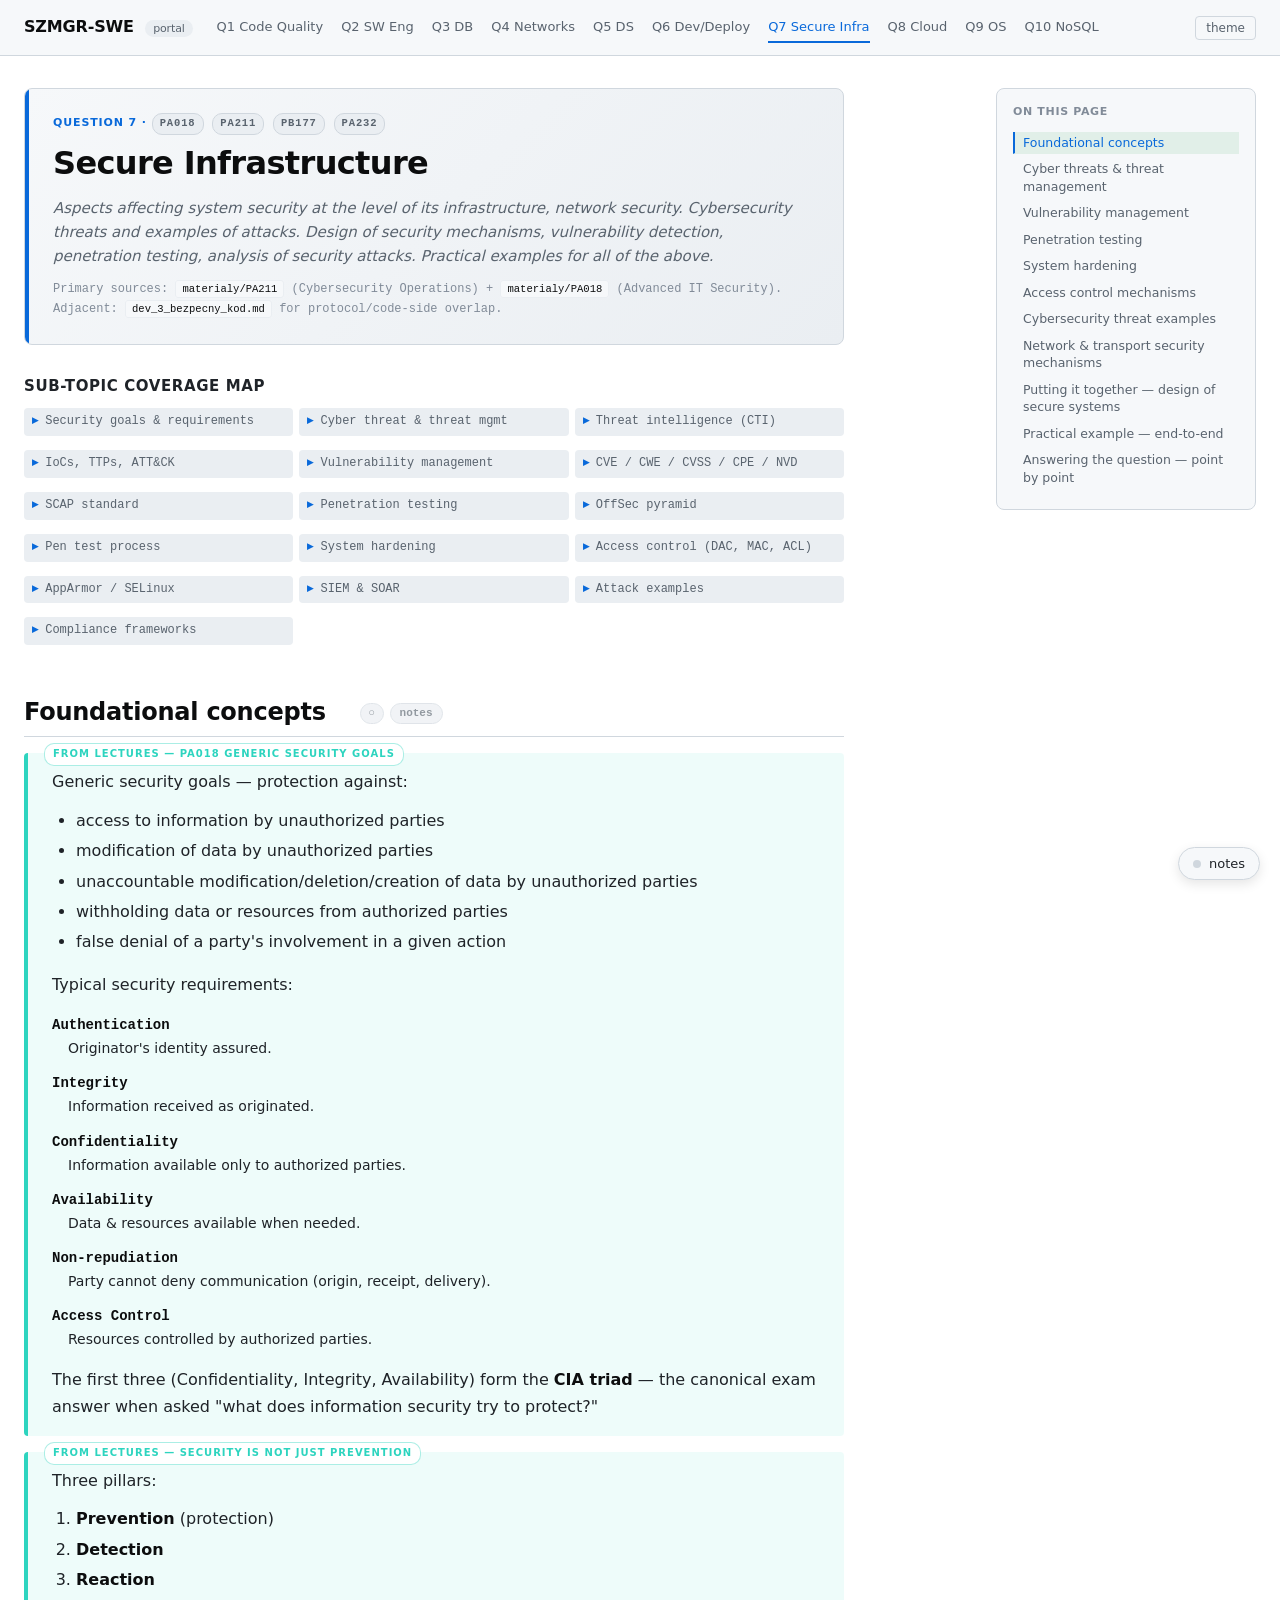
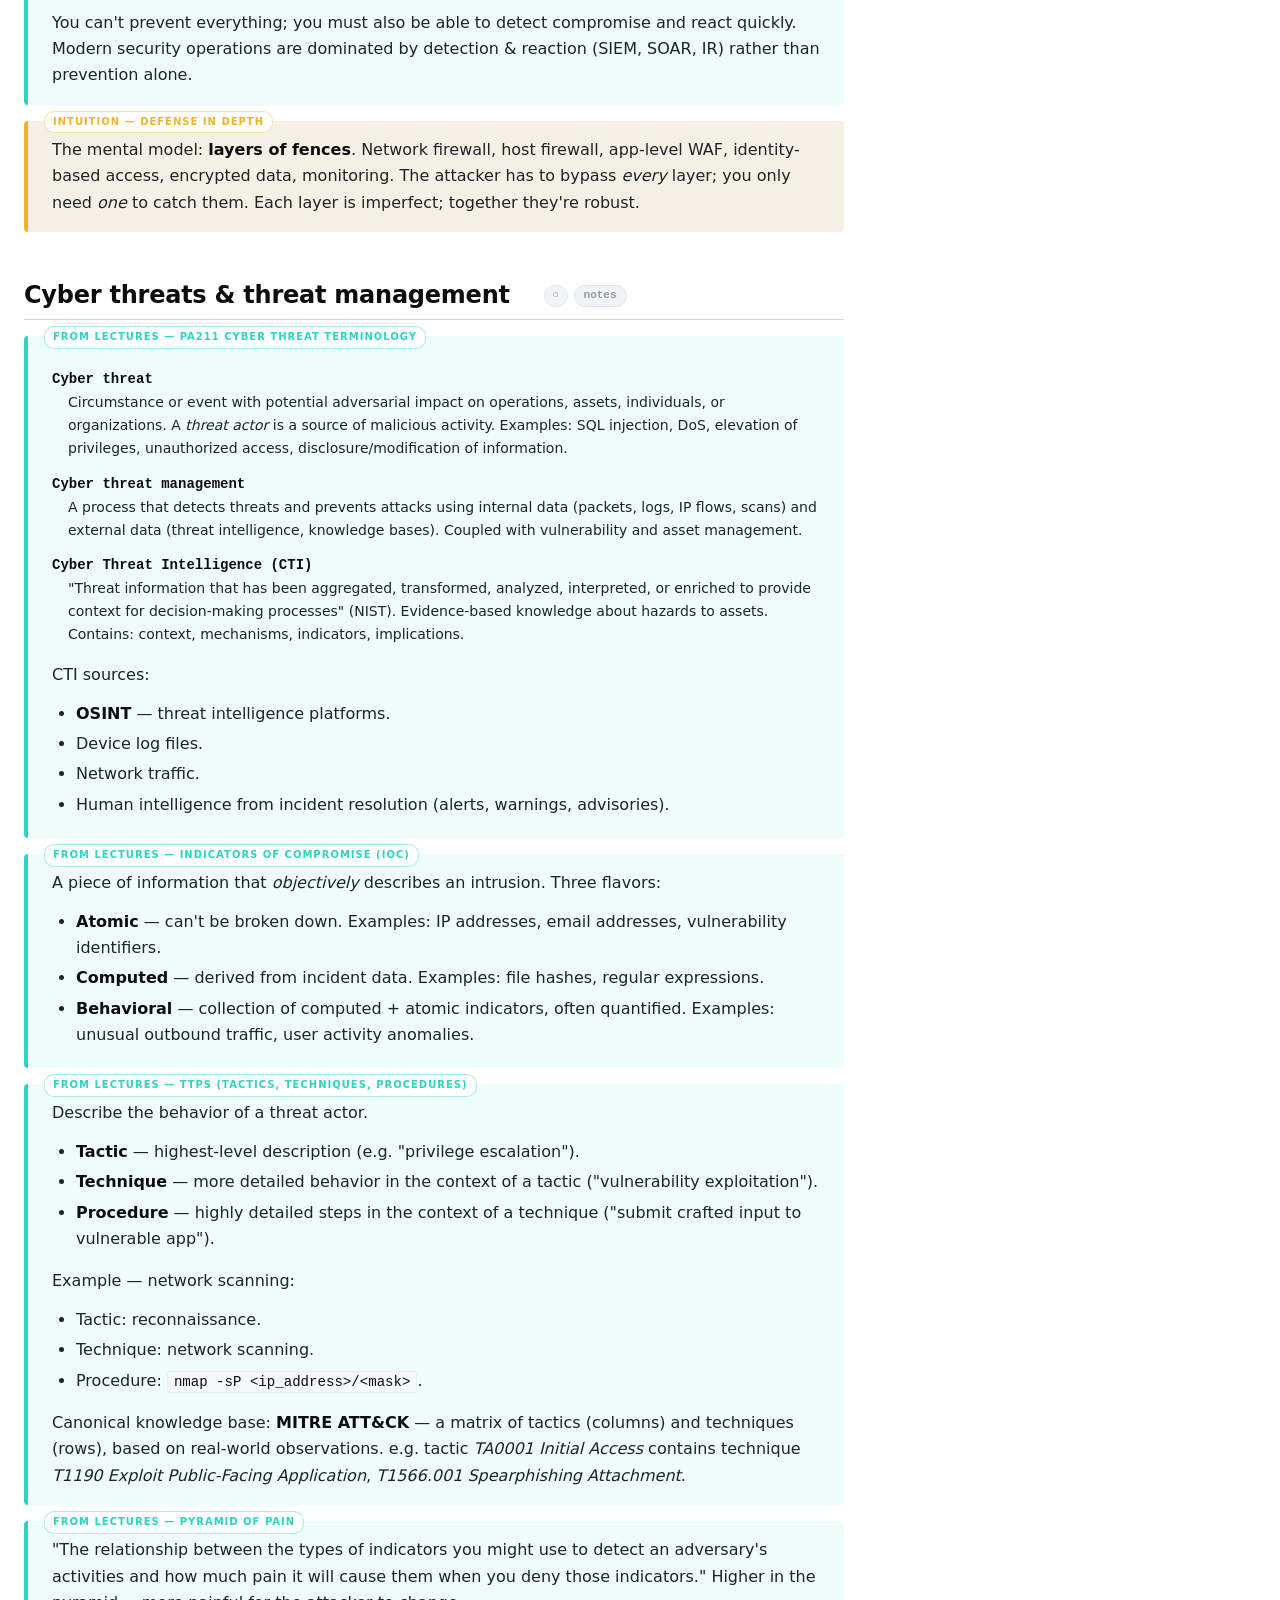
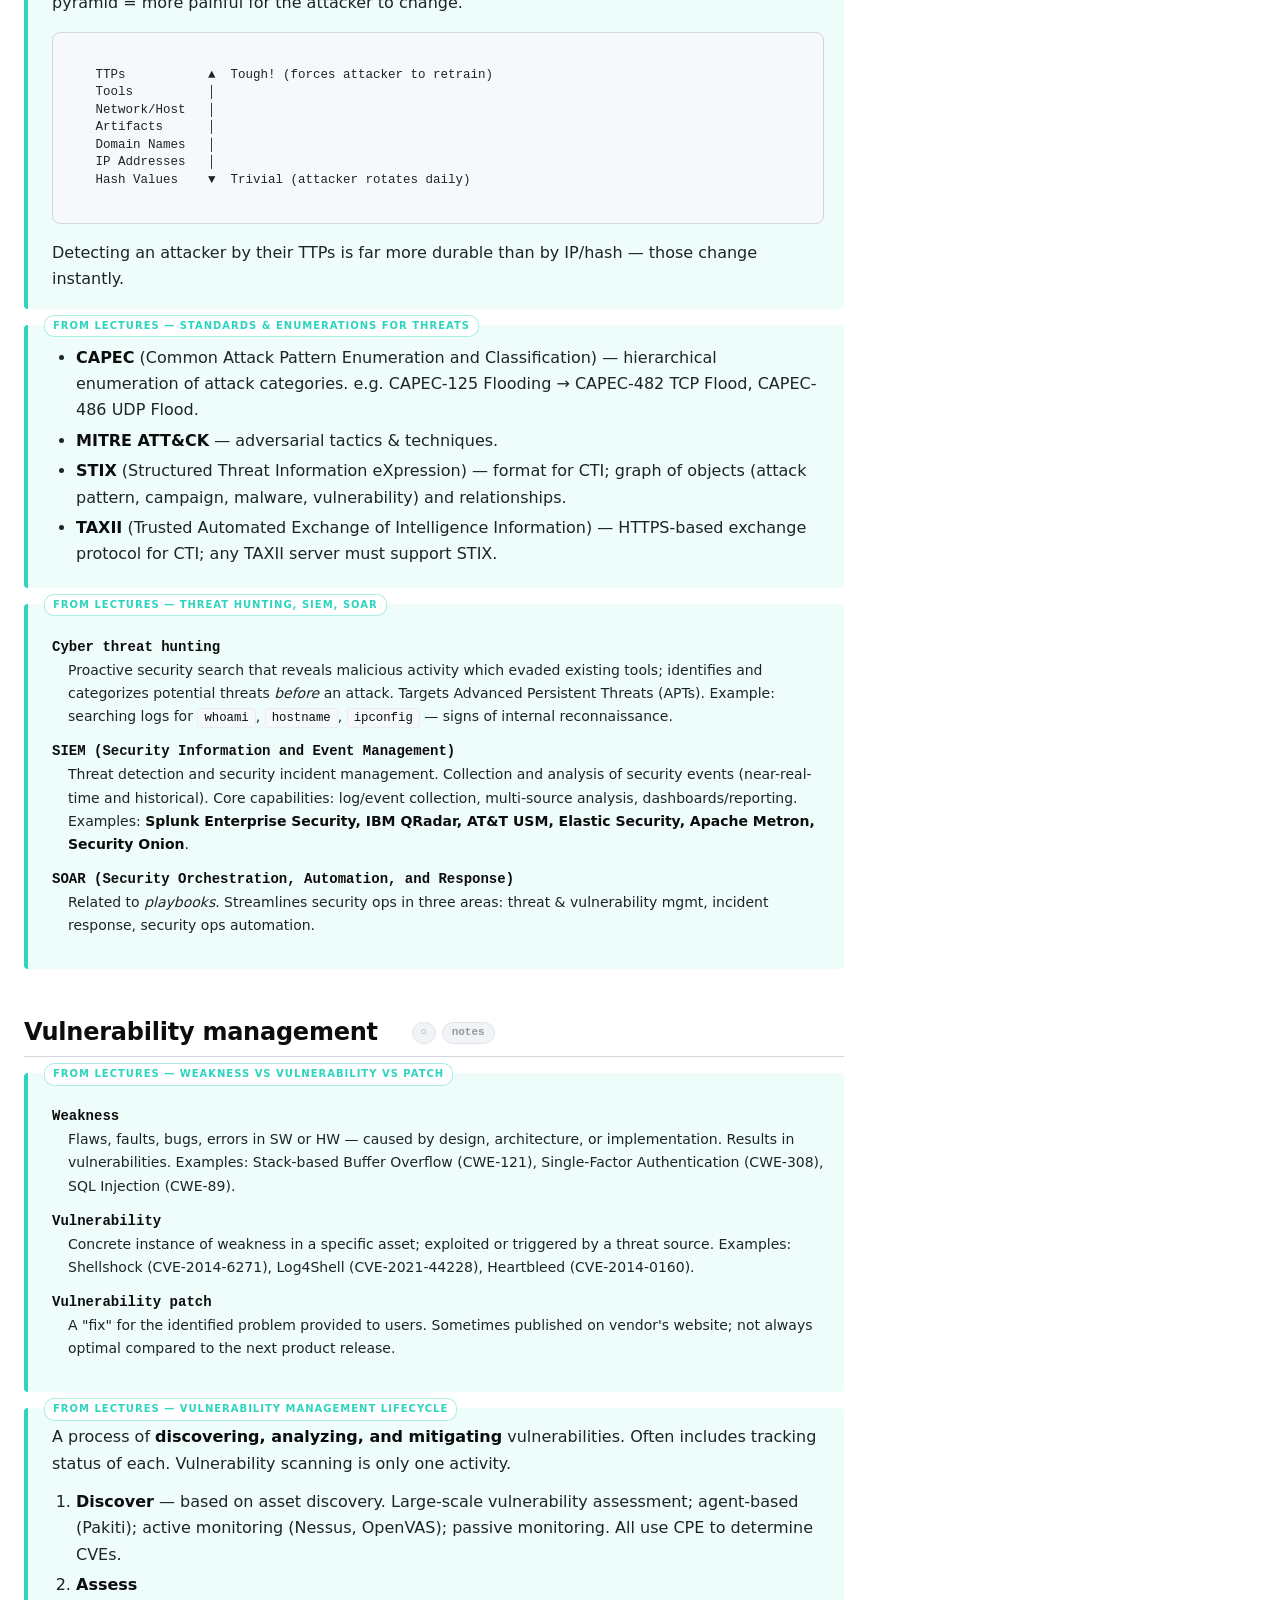
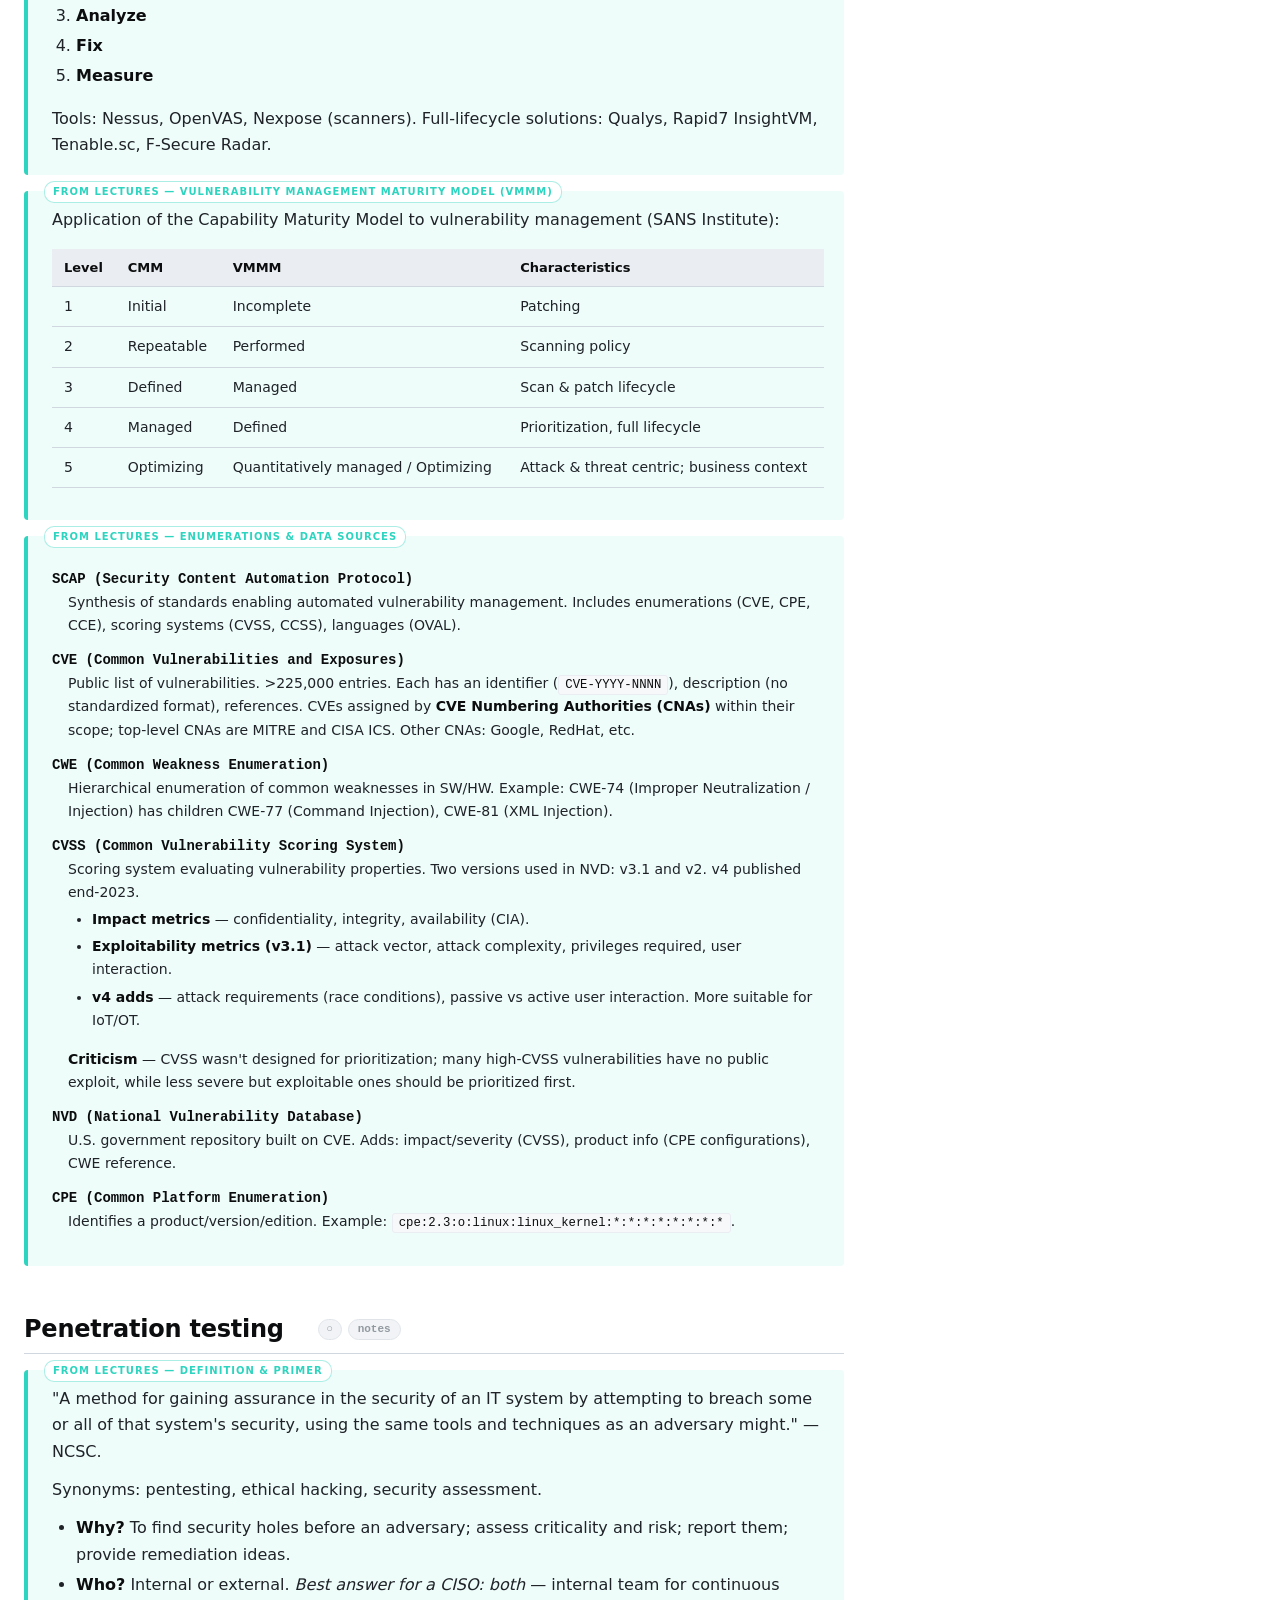
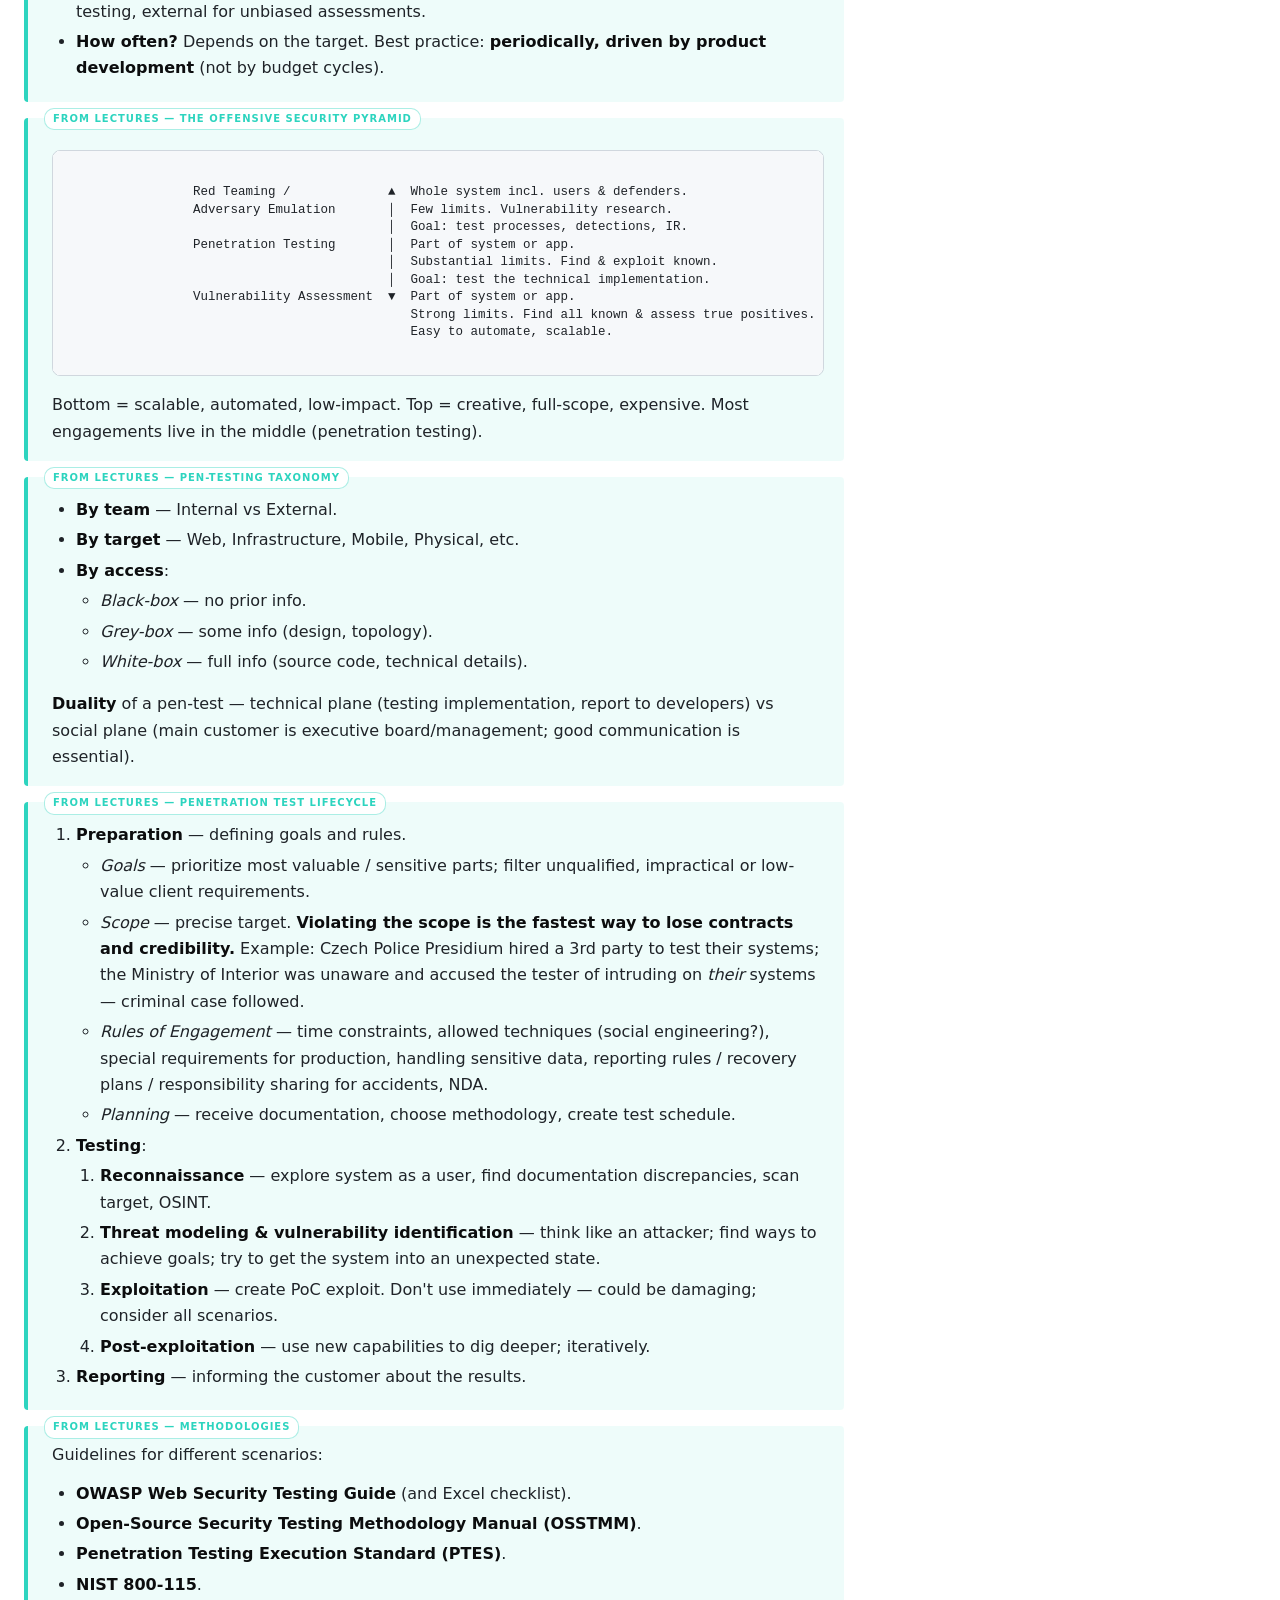
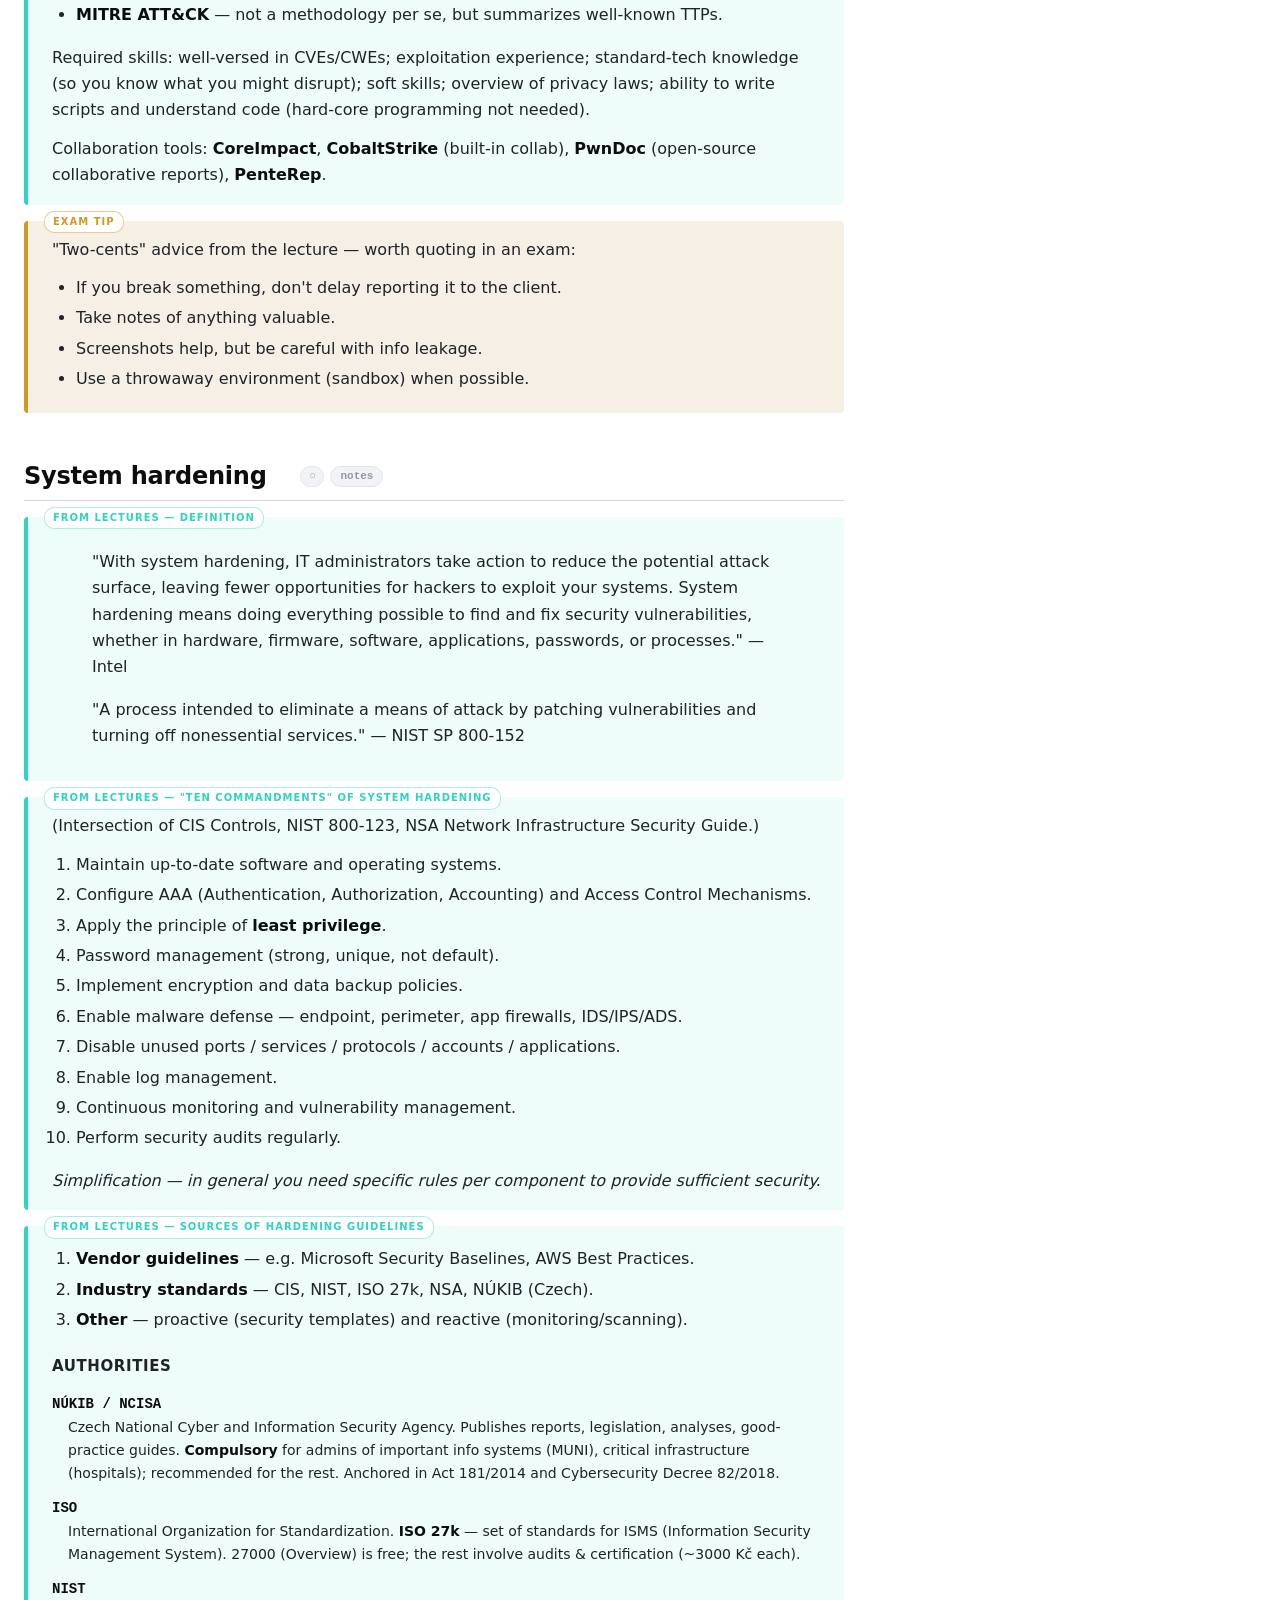
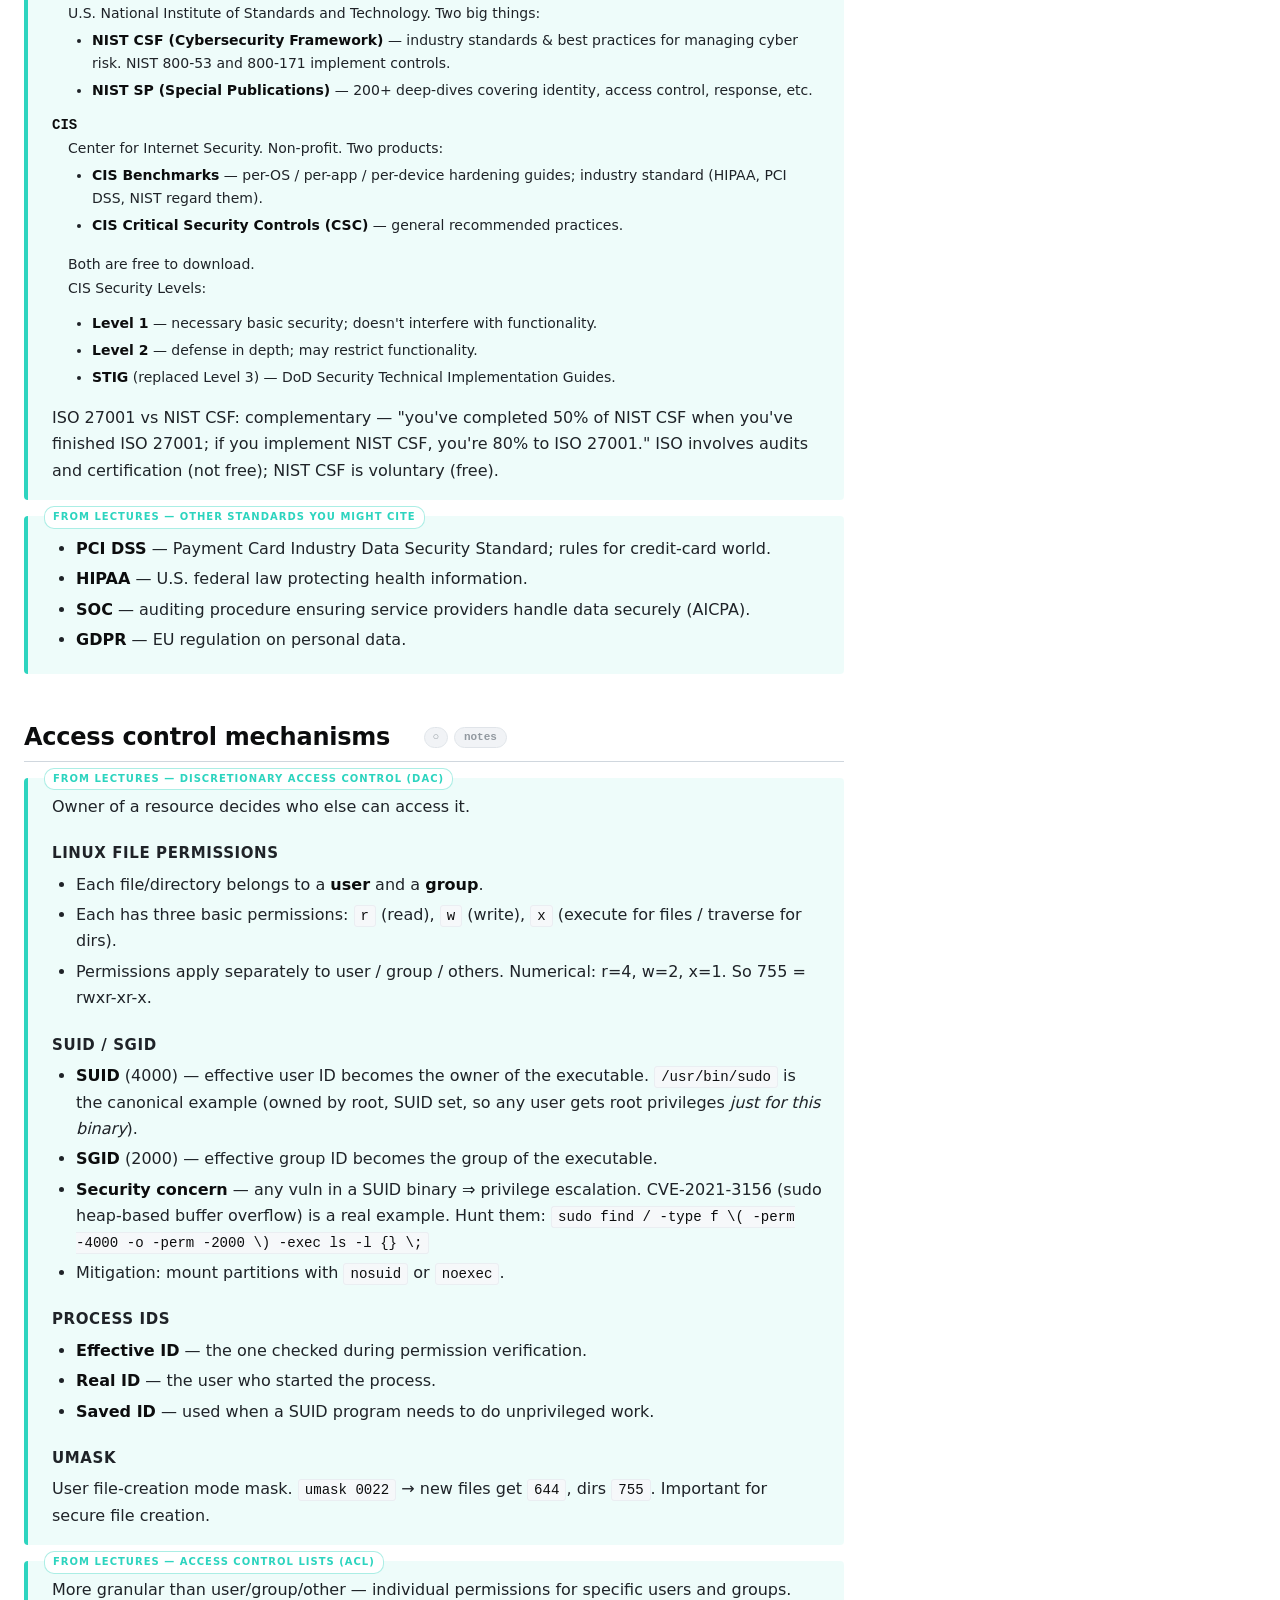
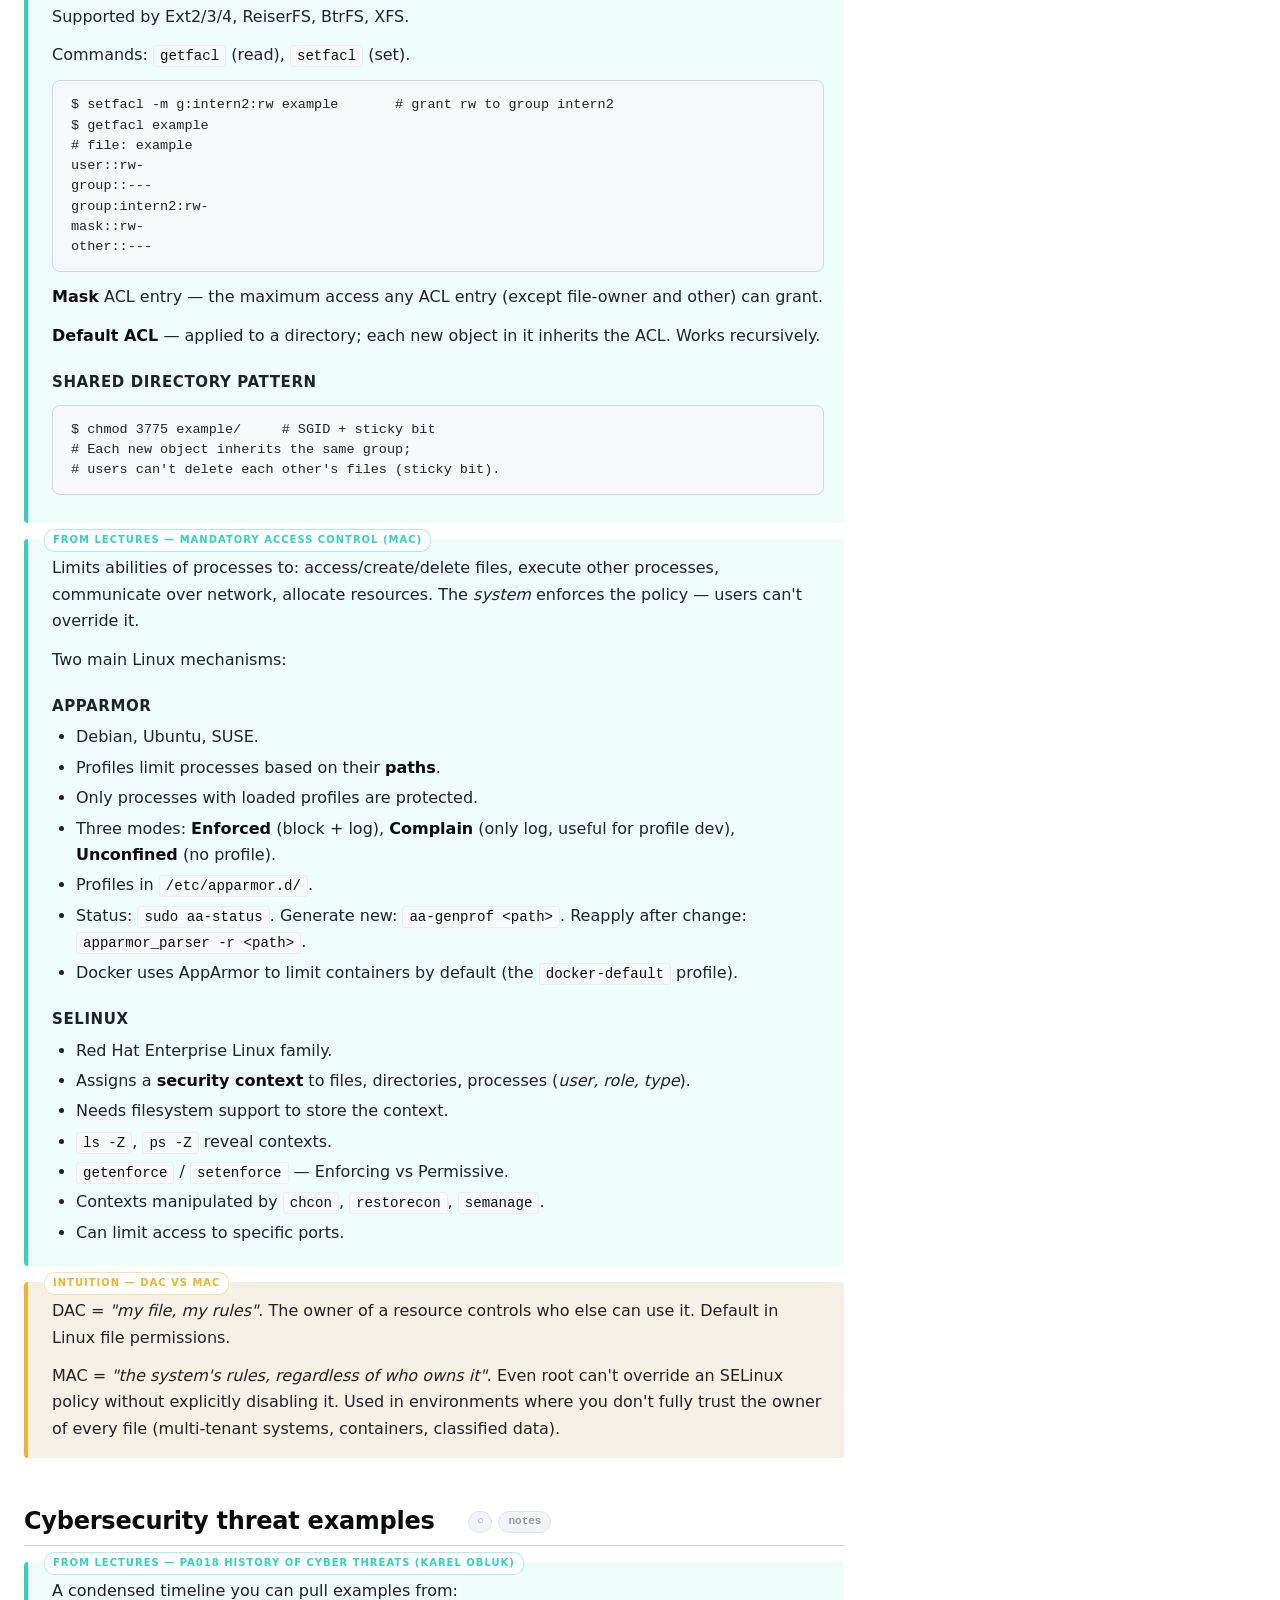
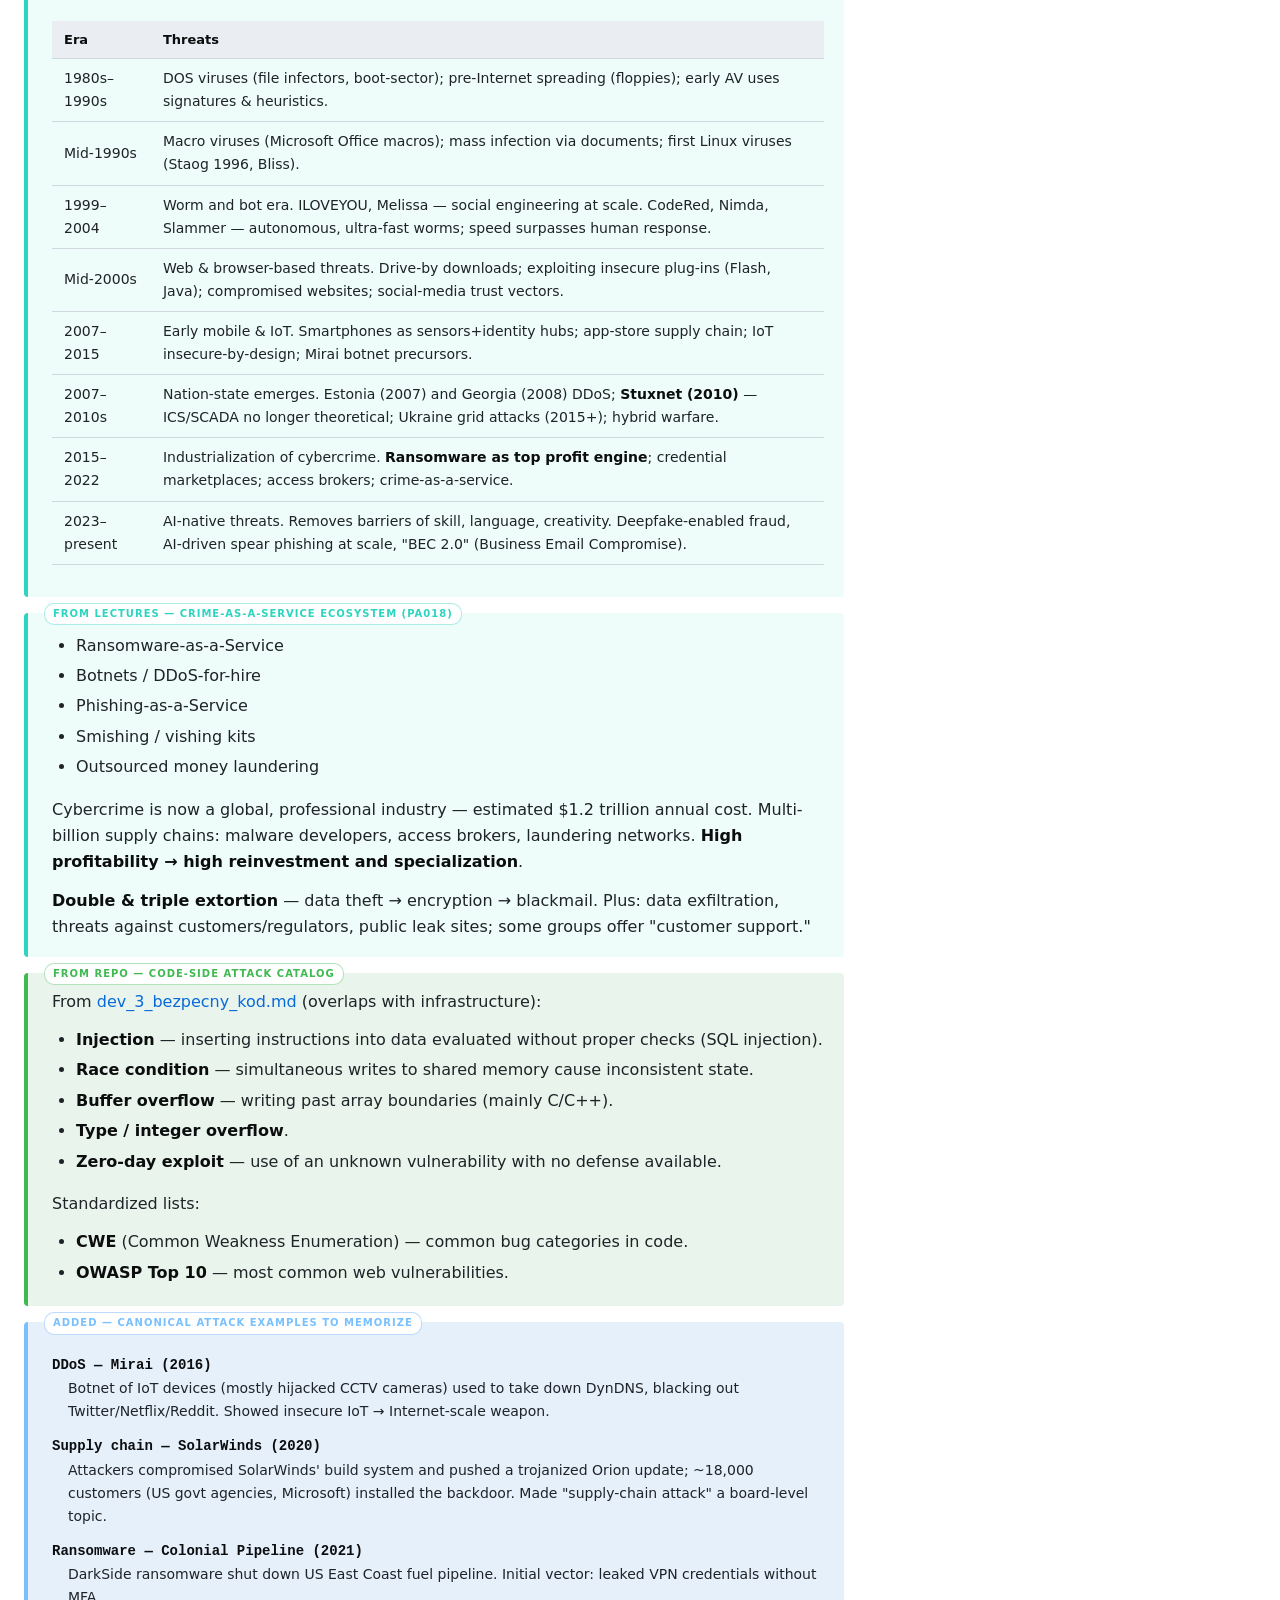
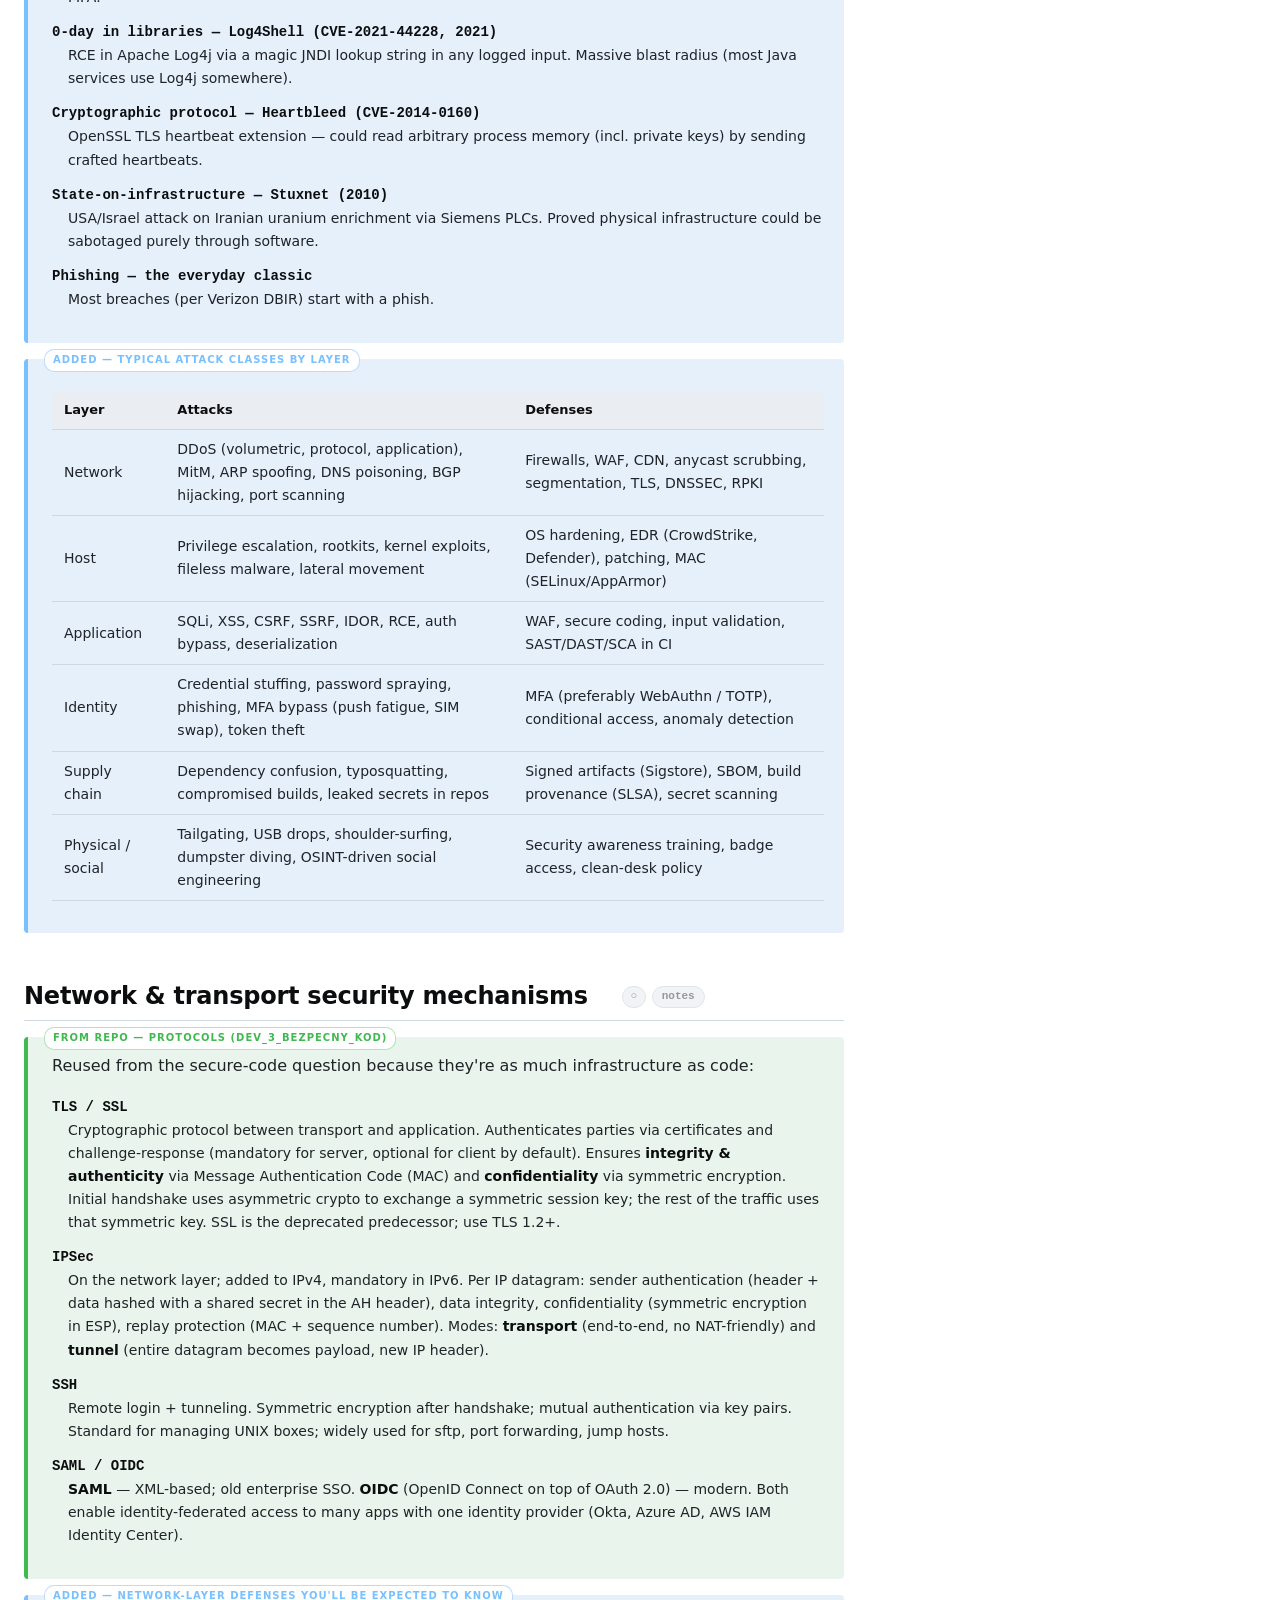
<file: 07-secure-infrastructure.html>
<!doctype html>
<html lang="en">
<head>
  <meta charset="utf-8">
  <meta name="viewport" content="width=device-width, initial-scale=1">
  <title>Q7 Secure Infrastructure — SZMGR-SWE Portal</title>
  <link rel="stylesheet" href="assets/style.css">
</head>
<body>

<header class="topnav">
  <div class="topnav-inner">
    <a href="index.html" class="brand">SZMGR-SWE <span class="brand-tag">portal</span></a>
    <nav>
      <a href="01-code-quality.html">Q1 Code Quality</a>
      <a href="02-software-engineering.html">Q2 SW Eng</a>
      <a href="03-databases.html">Q3 DB</a>
      <a href="04-networks.html">Q4 Networks</a>
      <a href="05-distributed-systems.html">Q5 DS</a>
      <a href="06-development-deployment.html">Q6 Dev/Deploy</a>
      <a href="07-secure-infrastructure.html">Q7 Secure Infra</a>
      <a href="08-cloud.html">Q8 Cloud</a>
      <a href="09-operating-systems.html">Q9 OS</a>
      <a href="10-nosql.html">Q10 NoSQL</a>
    </nav>
    <button class="theme-toggle" title="Toggle theme">theme</button>
  </div>
</header>

<div class="page">
<main>

<section class="q-hero">
  <div class="q-label">Question 7 &middot; <span class="course-code">PA018</span> <span class="course-code">PA211</span> <span class="course-code">PB177</span> <span class="course-code">PA232</span></div>
  <h1>Secure Infrastructure</h1>
  <p class="q-text">
    Aspects affecting system security at the level of its infrastructure, network security.
    Cybersecurity threats and examples of attacks.
    Design of security mechanisms, vulnerability detection, penetration testing, analysis of security attacks.
    Practical examples for all of the above.
  </p>
  <div class="q-source">Primary sources: <code>materialy/PA211</code> (Cybersecurity Operations) + <code>materialy/PA018</code> (Advanced IT Security). Adjacent: <code>dev_3_bezpecny_kod.md</code> for protocol/code-side overlap.</div>
</section>

<h4>Sub-topic coverage map</h4>
<ul class="subtopic-list">
  <li>Security goals &amp; requirements</li>
  <li>Cyber threat &amp; threat mgmt</li>
  <li>Threat intelligence (CTI)</li>
  <li>IoCs, TTPs, ATT&amp;CK</li>
  <li>Vulnerability management</li>
  <li>CVE / CWE / CVSS / CPE / NVD</li>
  <li>SCAP standard</li>
  <li>Penetration testing</li>
  <li>OffSec pyramid</li>
  <li>Pen test process</li>
  <li>System hardening</li>
  <li>Access control (DAC, MAC, ACL)</li>
  <li>AppArmor / SELinux</li>
  <li>SIEM &amp; SOAR</li>
  <li>Attack examples</li>
  <li>Compliance frameworks</li>
</ul>

<!-- ============================================ -->
<h2>Foundational concepts</h2>

<div class="block lectures">
  <span class="block-tag">FROM LECTURES — PA018 generic security goals</span>
  <p>Generic security goals — protection against:</p>
  <ul>
    <li>access to information by unauthorized parties</li>
    <li>modification of data by unauthorized parties</li>
    <li>unaccountable modification/deletion/creation of data by unauthorized parties</li>
    <li>withholding data or resources from authorized parties</li>
    <li>false denial of a party's involvement in a given action</li>
  </ul>
  <p>Typical security requirements:</p>
  <dl class="def-list">
    <dt>Authentication</dt><dd>Originator's identity assured.</dd>
    <dt>Integrity</dt><dd>Information received as originated.</dd>
    <dt>Confidentiality</dt><dd>Information available only to authorized parties.</dd>
    <dt>Availability</dt><dd>Data &amp; resources available when needed.</dd>
    <dt>Non-repudiation</dt><dd>Party cannot deny communication (origin, receipt, delivery).</dd>
    <dt>Access Control</dt><dd>Resources controlled by authorized parties.</dd>
  </dl>
  <p>The first three (Confidentiality, Integrity, Availability) form the <strong>CIA triad</strong> &mdash; the canonical exam answer when asked "what does information security try to protect?"</p>
</div>

<div class="block lectures">
  <span class="block-tag">FROM LECTURES — Security is not just prevention</span>
  <p>Three pillars:</p>
  <ol>
    <li><strong>Prevention</strong> (protection)</li>
    <li><strong>Detection</strong></li>
    <li><strong>Reaction</strong></li>
  </ol>
  <p>You can't prevent everything; you must also be able to detect compromise and react quickly. Modern security operations are dominated by detection &amp; reaction (SIEM, SOAR, IR) rather than prevention alone.</p>
</div>

<div class="block intuition">
  <span class="block-tag">INTUITION — defense in depth</span>
  <p>The mental model: <strong>layers of fences</strong>. Network firewall, host firewall, app-level WAF, identity-based access, encrypted data, monitoring. The attacker has to bypass <em>every</em> layer; you only need <em>one</em> to catch them. Each layer is imperfect; together they're robust.</p>
</div>

<!-- ============================================ -->
<h2>Cyber threats &amp; threat management</h2>

<div class="block lectures">
  <span class="block-tag">FROM LECTURES — PA211 cyber threat terminology</span>
  <dl class="def-list">
    <dt>Cyber threat</dt>
    <dd>Circumstance or event with potential adversarial impact on operations, assets, individuals, or organizations. A <em>threat actor</em> is a source of malicious activity. Examples: SQL injection, DoS, elevation of privileges, unauthorized access, disclosure/modification of information.</dd>

    <dt>Cyber threat management</dt>
    <dd>A process that detects threats and prevents attacks using internal data (packets, logs, IP flows, scans) and external data (threat intelligence, knowledge bases). Coupled with vulnerability and asset management.</dd>

    <dt>Cyber Threat Intelligence (CTI)</dt>
    <dd>"Threat information that has been aggregated, transformed, analyzed, interpreted, or enriched to provide context for decision-making processes" (NIST). Evidence-based knowledge about hazards to assets. Contains: context, mechanisms, indicators, implications.</dd>
  </dl>
  <p>CTI sources:</p>
  <ul>
    <li><strong>OSINT</strong> &mdash; threat intelligence platforms.</li>
    <li>Device log files.</li>
    <li>Network traffic.</li>
    <li>Human intelligence from incident resolution (alerts, warnings, advisories).</li>
  </ul>
</div>

<div class="block lectures">
  <span class="block-tag">FROM LECTURES — Indicators of Compromise (IoC)</span>
  <p>A piece of information that <em>objectively</em> describes an intrusion. Three flavors:</p>
  <ul>
    <li><strong>Atomic</strong> &mdash; can't be broken down. Examples: IP addresses, email addresses, vulnerability identifiers.</li>
    <li><strong>Computed</strong> &mdash; derived from incident data. Examples: file hashes, regular expressions.</li>
    <li><strong>Behavioral</strong> &mdash; collection of computed + atomic indicators, often quantified. Examples: unusual outbound traffic, user activity anomalies.</li>
  </ul>
</div>

<div class="block lectures">
  <span class="block-tag">FROM LECTURES — TTPs (Tactics, Techniques, Procedures)</span>
  <p>Describe the behavior of a threat actor.</p>
  <ul>
    <li><strong>Tactic</strong> &mdash; highest-level description (e.g. "privilege escalation").</li>
    <li><strong>Technique</strong> &mdash; more detailed behavior in the context of a tactic ("vulnerability exploitation").</li>
    <li><strong>Procedure</strong> &mdash; highly detailed steps in the context of a technique ("submit crafted input to vulnerable app").</li>
  </ul>
  <p>Example &mdash; network scanning:</p>
  <ul>
    <li>Tactic: reconnaissance.</li>
    <li>Technique: network scanning.</li>
    <li>Procedure: <code>nmap -sP &lt;ip_address&gt;/&lt;mask&gt;</code>.</li>
  </ul>
  <p>Canonical knowledge base: <strong>MITRE ATT&amp;CK</strong> &mdash; a matrix of tactics (columns) and techniques (rows), based on real-world observations. e.g. tactic <em>TA0001 Initial Access</em> contains technique <em>T1190 Exploit Public-Facing Application</em>, <em>T1566.001 Spearphishing Attachment</em>.</p>
</div>

<div class="block lectures">
  <span class="block-tag">FROM LECTURES — Pyramid of Pain</span>
  <p>"The relationship between the types of indicators you might use to detect an adversary's activities and how much pain it will cause them when you deny those indicators." Higher in the pyramid = more painful for the attacker to change.</p>
  <div class="diagram">
   TTPs           ▲  Tough! (forces attacker to retrain)
   Tools          │
   Network/Host   │
   Artifacts      │
   Domain Names   │
   IP Addresses   │
   Hash Values    ▼  Trivial (attacker rotates daily)
  </div>
  <p>Detecting an attacker by their TTPs is far more durable than by IP/hash — those change instantly.</p>
</div>

<div class="block lectures">
  <span class="block-tag">FROM LECTURES — Standards &amp; enumerations for threats</span>
  <ul>
    <li><strong>CAPEC</strong> (Common Attack Pattern Enumeration and Classification) &mdash; hierarchical enumeration of attack categories. e.g. CAPEC-125 Flooding &rarr; CAPEC-482 TCP Flood, CAPEC-486 UDP Flood.</li>
    <li><strong>MITRE ATT&amp;CK</strong> &mdash; adversarial tactics &amp; techniques.</li>
    <li><strong>STIX</strong> (Structured Threat Information eXpression) &mdash; format for CTI; graph of objects (attack pattern, campaign, malware, vulnerability) and relationships.</li>
    <li><strong>TAXII</strong> (Trusted Automated Exchange of Intelligence Information) &mdash; HTTPS-based exchange protocol for CTI; any TAXII server must support STIX.</li>
  </ul>
</div>

<div class="block lectures">
  <span class="block-tag">FROM LECTURES — Threat hunting, SIEM, SOAR</span>
  <dl class="def-list">
    <dt>Cyber threat hunting</dt>
    <dd>Proactive security search that reveals malicious activity which evaded existing tools; identifies and categorizes potential threats <em>before</em> an attack. Targets Advanced Persistent Threats (APTs). Example: searching logs for <code>whoami</code>, <code>hostname</code>, <code>ipconfig</code> &mdash; signs of internal reconnaissance.</dd>

    <dt>SIEM (Security Information and Event Management)</dt>
    <dd>Threat detection and security incident management. Collection and analysis of security events (near-real-time and historical). Core capabilities: log/event collection, multi-source analysis, dashboards/reporting. Examples: <strong>Splunk Enterprise Security, IBM QRadar, AT&amp;T USM, Elastic Security, Apache Metron, Security Onion</strong>.</dd>

    <dt>SOAR (Security Orchestration, Automation, and Response)</dt>
    <dd>Related to <em>playbooks</em>. Streamlines security ops in three areas: threat &amp; vulnerability mgmt, incident response, security ops automation.</dd>
  </dl>
</div>

<!-- ============================================ -->
<h2>Vulnerability management</h2>

<div class="block lectures">
  <span class="block-tag">FROM LECTURES — Weakness vs Vulnerability vs Patch</span>
  <dl class="def-list">
    <dt>Weakness</dt>
    <dd>Flaws, faults, bugs, errors in SW or HW &mdash; caused by design, architecture, or implementation. Results in vulnerabilities. Examples: Stack-based Buffer Overflow (CWE-121), Single-Factor Authentication (CWE-308), SQL Injection (CWE-89).</dd>
    <dt>Vulnerability</dt>
    <dd>Concrete instance of weakness in a specific asset; exploited or triggered by a threat source. Examples: Shellshock (CVE-2014-6271), Log4Shell (CVE-2021-44228), Heartbleed (CVE-2014-0160).</dd>
    <dt>Vulnerability patch</dt>
    <dd>A "fix" for the identified problem provided to users. Sometimes published on vendor's website; not always optimal compared to the next product release.</dd>
  </dl>
</div>

<div class="block lectures">
  <span class="block-tag">FROM LECTURES — Vulnerability management lifecycle</span>
  <p>A process of <strong>discovering, analyzing, and mitigating</strong> vulnerabilities. Often includes tracking status of each. Vulnerability scanning is only one activity.</p>
  <ol>
    <li><strong>Discover</strong> &mdash; based on asset discovery. Large-scale vulnerability assessment; agent-based (Pakiti); active monitoring (Nessus, OpenVAS); passive monitoring. All use CPE to determine CVEs.</li>
    <li><strong>Assess</strong></li>
    <li><strong>Analyze</strong></li>
    <li><strong>Fix</strong></li>
    <li><strong>Measure</strong></li>
  </ol>
  <p>Tools: Nessus, OpenVAS, Nexpose (scanners). Full-lifecycle solutions: Qualys, Rapid7 InsightVM, Tenable.sc, F-Secure Radar.</p>
</div>

<div class="block lectures">
  <span class="block-tag">FROM LECTURES — Vulnerability Management Maturity Model (VMMM)</span>
  <p>Application of the Capability Maturity Model to vulnerability management (SANS Institute):</p>
  <table>
    <thead><tr><th>Level</th><th>CMM</th><th>VMMM</th><th>Characteristics</th></tr></thead>
    <tbody>
      <tr><td>1</td><td>Initial</td><td>Incomplete</td><td>Patching</td></tr>
      <tr><td>2</td><td>Repeatable</td><td>Performed</td><td>Scanning policy</td></tr>
      <tr><td>3</td><td>Defined</td><td>Managed</td><td>Scan &amp; patch lifecycle</td></tr>
      <tr><td>4</td><td>Managed</td><td>Defined</td><td>Prioritization, full lifecycle</td></tr>
      <tr><td>5</td><td>Optimizing</td><td>Quantitatively managed / Optimizing</td><td>Attack &amp; threat centric; business context</td></tr>
    </tbody>
  </table>
</div>

<div class="block lectures">
  <span class="block-tag">FROM LECTURES — Enumerations &amp; data sources</span>
  <dl class="def-list">
    <dt>SCAP (Security Content Automation Protocol)</dt>
    <dd>Synthesis of standards enabling automated vulnerability management. Includes enumerations (CVE, CPE, CCE), scoring systems (CVSS, CCSS), languages (OVAL).</dd>

    <dt>CVE (Common Vulnerabilities and Exposures)</dt>
    <dd>Public list of vulnerabilities. &gt;225,000 entries. Each has an identifier (<code>CVE-YYYY-NNNN</code>), description (no standardized format), references. CVEs assigned by <strong>CVE Numbering Authorities (CNAs)</strong> within their scope; top-level CNAs are MITRE and CISA ICS. Other CNAs: Google, RedHat, etc.</dd>

    <dt>CWE (Common Weakness Enumeration)</dt>
    <dd>Hierarchical enumeration of common weaknesses in SW/HW. Example: CWE-74 (Improper Neutralization / Injection) has children CWE-77 (Command Injection), CWE-81 (XML Injection).</dd>

    <dt>CVSS (Common Vulnerability Scoring System)</dt>
    <dd>Scoring system evaluating vulnerability properties. Two versions used in NVD: v3.1 and v2. v4 published end-2023.
      <ul>
        <li><strong>Impact metrics</strong> &mdash; confidentiality, integrity, availability (CIA).</li>
        <li><strong>Exploitability metrics (v3.1)</strong> &mdash; attack vector, attack complexity, privileges required, user interaction.</li>
        <li><strong>v4 adds</strong> &mdash; attack requirements (race conditions), passive vs active user interaction. More suitable for IoT/OT.</li>
      </ul>
      <strong>Criticism</strong> &mdash; CVSS wasn't designed for prioritization; many high-CVSS vulnerabilities have no public exploit, while less severe but exploitable ones should be prioritized first.
    </dd>

    <dt>NVD (National Vulnerability Database)</dt>
    <dd>U.S. government repository built on CVE. Adds: impact/severity (CVSS), product info (CPE configurations), CWE reference.</dd>

    <dt>CPE (Common Platform Enumeration)</dt>
    <dd>Identifies a product/version/edition. Example: <code>cpe:2.3:o:linux:linux_kernel:*:*:*:*:*:*:*:*</code>.</dd>
  </dl>
</div>

<!-- ============================================ -->
<h2>Penetration testing</h2>

<div class="block lectures">
  <span class="block-tag">FROM LECTURES — Definition &amp; primer</span>
  <p>"A method for gaining assurance in the security of an IT system by attempting to breach some or all of that system's security, using the same tools and techniques as an adversary might." &mdash; NCSC.</p>
  <p>Synonyms: pentesting, ethical hacking, security assessment.</p>
  <ul>
    <li><strong>Why?</strong> To find security holes before an adversary; assess criticality and risk; report them; provide remediation ideas.</li>
    <li><strong>Who?</strong> Internal or external. <em>Best answer for a CISO: both</em> &mdash; internal team for continuous testing, external for unbiased assessments.</li>
    <li><strong>How often?</strong> Depends on the target. Best practice: <strong>periodically, driven by product development</strong> (not by budget cycles).</li>
  </ul>
</div>

<div class="block lectures">
  <span class="block-tag">FROM LECTURES — The Offensive Security Pyramid</span>
  <div class="diagram">
                Red Teaming /             ▲  Whole system incl. users &amp; defenders.
                Adversary Emulation       │  Few limits. Vulnerability research.
                                          │  Goal: test processes, detections, IR.
                Penetration Testing       │  Part of system or app.
                                          │  Substantial limits. Find &amp; exploit known.
                                          │  Goal: test the technical implementation.
                Vulnerability Assessment  ▼  Part of system or app.
                                             Strong limits. Find all known &amp; assess true positives.
                                             Easy to automate, scalable.
  </div>
  <p>Bottom = scalable, automated, low-impact. Top = creative, full-scope, expensive. Most engagements live in the middle (penetration testing).</p>
</div>

<div class="block lectures">
  <span class="block-tag">FROM LECTURES — Pen-testing taxonomy</span>
  <ul>
    <li><strong>By team</strong> &mdash; Internal vs External.</li>
    <li><strong>By target</strong> &mdash; Web, Infrastructure, Mobile, Physical, etc.</li>
    <li><strong>By access</strong>:
      <ul>
        <li><em>Black-box</em> &mdash; no prior info.</li>
        <li><em>Grey-box</em> &mdash; some info (design, topology).</li>
        <li><em>White-box</em> &mdash; full info (source code, technical details).</li>
      </ul>
    </li>
  </ul>
  <p><strong>Duality</strong> of a pen-test &mdash; technical plane (testing implementation, report to developers) vs social plane (main customer is executive board/management; good communication is essential).</p>
</div>

<div class="block lectures">
  <span class="block-tag">FROM LECTURES — Penetration test lifecycle</span>
  <ol>
    <li><strong>Preparation</strong> &mdash; defining goals and rules.
      <ul>
        <li><em>Goals</em> &mdash; prioritize most valuable / sensitive parts; filter unqualified, impractical or low-value client requirements.</li>
        <li><em>Scope</em> &mdash; precise target. <strong>Violating the scope is the fastest way to lose contracts and credibility.</strong> Example: Czech Police Presidium hired a 3rd party to test their systems; the Ministry of Interior was unaware and accused the tester of intruding on <em>their</em> systems &mdash; criminal case followed.</li>
        <li><em>Rules of Engagement</em> &mdash; time constraints, allowed techniques (social engineering?), special requirements for production, handling sensitive data, reporting rules / recovery plans / responsibility sharing for accidents, NDA.</li>
        <li><em>Planning</em> &mdash; receive documentation, choose methodology, create test schedule.</li>
      </ul>
    </li>
    <li><strong>Testing</strong>:
      <ol>
        <li><strong>Reconnaissance</strong> &mdash; explore system as a user, find documentation discrepancies, scan target, OSINT.</li>
        <li><strong>Threat modeling &amp; vulnerability identification</strong> &mdash; think like an attacker; find ways to achieve goals; try to get the system into an unexpected state.</li>
        <li><strong>Exploitation</strong> &mdash; create PoC exploit. Don't use immediately &mdash; could be damaging; consider all scenarios.</li>
        <li><strong>Post-exploitation</strong> &mdash; use new capabilities to dig deeper; iteratively.</li>
      </ol>
    </li>
    <li><strong>Reporting</strong> &mdash; informing the customer about the results.</li>
  </ol>
</div>

<div class="block lectures">
  <span class="block-tag">FROM LECTURES — Methodologies</span>
  <p>Guidelines for different scenarios:</p>
  <ul>
    <li><strong>OWASP Web Security Testing Guide</strong> (and Excel checklist).</li>
    <li><strong>Open-Source Security Testing Methodology Manual (OSSTMM)</strong>.</li>
    <li><strong>Penetration Testing Execution Standard (PTES)</strong>.</li>
    <li><strong>NIST 800-115</strong>.</li>
    <li><strong>MITRE ATT&amp;CK</strong> &mdash; not a methodology per se, but summarizes well-known TTPs.</li>
  </ul>
  <p>Required skills: well-versed in CVEs/CWEs; exploitation experience; standard-tech knowledge (so you know what you might disrupt); soft skills; overview of privacy laws; ability to write scripts and understand code (hard-core programming not needed).</p>
  <p>Collaboration tools: <strong>CoreImpact</strong>, <strong>CobaltStrike</strong> (built-in collab), <strong>PwnDoc</strong> (open-source collaborative reports), <strong>PenteRep</strong>.</p>
</div>

<div class="block warn">
  <span class="block-tag">EXAM TIP</span>
  <p>"Two-cents" advice from the lecture &mdash; worth quoting in an exam:</p>
  <ul>
    <li>If you break something, don't delay reporting it to the client.</li>
    <li>Take notes of anything valuable.</li>
    <li>Screenshots help, but be careful with info leakage.</li>
    <li>Use a throwaway environment (sandbox) when possible.</li>
  </ul>
</div>

<!-- ============================================ -->
<h2>System hardening</h2>

<div class="block lectures">
  <span class="block-tag">FROM LECTURES — Definition</span>
  <blockquote>"With system hardening, IT administrators take action to reduce the potential attack surface, leaving fewer opportunities for hackers to exploit your systems. System hardening means doing everything possible to find and fix security vulnerabilities, whether in hardware, firmware, software, applications, passwords, or processes." &mdash; Intel</blockquote>
  <blockquote>"A process intended to eliminate a means of attack by patching vulnerabilities and turning off nonessential services." &mdash; NIST SP 800-152</blockquote>
</div>

<div class="block lectures">
  <span class="block-tag">FROM LECTURES — "Ten Commandments" of system hardening</span>
  <p>(Intersection of CIS Controls, NIST 800-123, NSA Network Infrastructure Security Guide.)</p>
  <ol>
    <li>Maintain up-to-date software and operating systems.</li>
    <li>Configure AAA (Authentication, Authorization, Accounting) and Access Control Mechanisms.</li>
    <li>Apply the principle of <strong>least privilege</strong>.</li>
    <li>Password management (strong, unique, not default).</li>
    <li>Implement encryption and data backup policies.</li>
    <li>Enable malware defense &mdash; endpoint, perimeter, app firewalls, IDS/IPS/ADS.</li>
    <li>Disable unused ports / services / protocols / accounts / applications.</li>
    <li>Enable log management.</li>
    <li>Continuous monitoring and vulnerability management.</li>
    <li>Perform security audits regularly.</li>
  </ol>
  <p><em>Simplification &mdash; in general you need specific rules per component to provide sufficient security.</em></p>
</div>

<div class="block lectures">
  <span class="block-tag">FROM LECTURES — Sources of hardening guidelines</span>
  <ol>
    <li><strong>Vendor guidelines</strong> &mdash; e.g. Microsoft Security Baselines, AWS Best Practices.</li>
    <li><strong>Industry standards</strong> &mdash; CIS, NIST, ISO 27k, NSA, NÚKIB (Czech).</li>
    <li><strong>Other</strong> &mdash; proactive (security templates) and reactive (monitoring/scanning).</li>
  </ol>
  <h4>Authorities</h4>
  <dl class="def-list">
    <dt>NÚKIB / NCISA</dt>
    <dd>Czech National Cyber and Information Security Agency. Publishes reports, legislation, analyses, good-practice guides. <strong>Compulsory</strong> for admins of important info systems (MUNI), critical infrastructure (hospitals); recommended for the rest. Anchored in Act 181/2014 and Cybersecurity Decree 82/2018.</dd>

    <dt>ISO</dt>
    <dd>International Organization for Standardization. <strong>ISO 27k</strong> &mdash; set of standards for ISMS (Information Security Management System). 27000 (Overview) is free; the rest involve audits &amp; certification (~3000 Kč each).</dd>

    <dt>NIST</dt>
    <dd>U.S. National Institute of Standards and Technology. Two big things:
      <ul>
        <li><strong>NIST CSF (Cybersecurity Framework)</strong> &mdash; industry standards &amp; best practices for managing cyber risk. NIST 800-53 and 800-171 implement controls.</li>
        <li><strong>NIST SP (Special Publications)</strong> &mdash; 200+ deep-dives covering identity, access control, response, etc.</li>
      </ul>
    </dd>

    <dt>CIS</dt>
    <dd>Center for Internet Security. Non-profit. Two products:
      <ul>
        <li><strong>CIS Benchmarks</strong> &mdash; per-OS / per-app / per-device hardening guides; industry standard (HIPAA, PCI DSS, NIST regard them).</li>
        <li><strong>CIS Critical Security Controls (CSC)</strong> &mdash; general recommended practices.</li>
      </ul>
      Both are free to download.
      <p>CIS Security Levels:
        <ul>
          <li><strong>Level 1</strong> &mdash; necessary basic security; doesn't interfere with functionality.</li>
          <li><strong>Level 2</strong> &mdash; defense in depth; may restrict functionality.</li>
          <li><strong>STIG</strong> (replaced Level 3) &mdash; DoD Security Technical Implementation Guides.</li>
        </ul>
      </p>
    </dd>
  </dl>
  <p>ISO 27001 vs NIST CSF: complementary &mdash; "you've completed 50% of NIST CSF when you've finished ISO 27001; if you implement NIST CSF, you're 80% to ISO 27001." ISO involves audits and certification (not free); NIST CSF is voluntary (free).</p>
</div>

<div class="block lectures">
  <span class="block-tag">FROM LECTURES — Other standards you might cite</span>
  <ul>
    <li><strong>PCI DSS</strong> &mdash; Payment Card Industry Data Security Standard; rules for credit-card world.</li>
    <li><strong>HIPAA</strong> &mdash; U.S. federal law protecting health information.</li>
    <li><strong>SOC</strong> &mdash; auditing procedure ensuring service providers handle data securely (AICPA).</li>
    <li><strong>GDPR</strong> &mdash; EU regulation on personal data.</li>
  </ul>
</div>

<!-- ============================================ -->
<h2>Access control mechanisms</h2>

<div class="block lectures">
  <span class="block-tag">FROM LECTURES — Discretionary Access Control (DAC)</span>
  <p>Owner of a resource decides who else can access it.</p>
  <h4>Linux file permissions</h4>
  <ul>
    <li>Each file/directory belongs to a <strong>user</strong> and a <strong>group</strong>.</li>
    <li>Each has three basic permissions: <code>r</code> (read), <code>w</code> (write), <code>x</code> (execute for files / traverse for dirs).</li>
    <li>Permissions apply separately to user / group / others. Numerical: r=4, w=2, x=1. So 755 = rwxr-xr-x.</li>
  </ul>
  <h4>SUID / SGID</h4>
  <ul>
    <li><strong>SUID</strong> (4000) &mdash; effective user ID becomes the owner of the executable. <code>/usr/bin/sudo</code> is the canonical example (owned by root, SUID set, so any user gets root privileges <em>just for this binary</em>).</li>
    <li><strong>SGID</strong> (2000) &mdash; effective group ID becomes the group of the executable.</li>
    <li><strong>Security concern</strong> &mdash; any vuln in a SUID binary &rArr; privilege escalation. CVE-2021-3156 (sudo heap-based buffer overflow) is a real example. Hunt them: <code>sudo find / -type f \( -perm -4000 -o -perm -2000 \) -exec ls -l {} \;</code></li>
    <li>Mitigation: mount partitions with <code>nosuid</code> or <code>noexec</code>.</li>
  </ul>
  <h4>Process IDs</h4>
  <ul>
    <li><strong>Effective ID</strong> &mdash; the one checked during permission verification.</li>
    <li><strong>Real ID</strong> &mdash; the user who started the process.</li>
    <li><strong>Saved ID</strong> &mdash; used when a SUID program needs to do unprivileged work.</li>
  </ul>
  <h4>umask</h4>
  <p>User file-creation mode mask. <code>umask 0022</code> &rarr; new files get <code>644</code>, dirs <code>755</code>. Important for secure file creation.</p>
</div>

<div class="block lectures">
  <span class="block-tag">FROM LECTURES — Access Control Lists (ACL)</span>
  <p>More granular than user/group/other &mdash; individual permissions for specific users and groups. Supported by Ext2/3/4, ReiserFS, BtrFS, XFS.</p>
  <p>Commands: <code>getfacl</code> (read), <code>setfacl</code> (set).</p>
<pre><code>$ setfacl -m g:intern2:rw example       # grant rw to group intern2
$ getfacl example
# file: example
user::rw-
group::---
group:intern2:rw-
mask::rw-
other::---
</code></pre>
  <p><strong>Mask</strong> ACL entry &mdash; the maximum access any ACL entry (except file-owner and other) can grant.</p>
  <p><strong>Default ACL</strong> &mdash; applied to a directory; each new object in it inherits the ACL. Works recursively.</p>
  <h4>Shared directory pattern</h4>
  <pre><code>$ chmod 3775 example/     # SGID + sticky bit
# Each new object inherits the same group;
# users can't delete each other's files (sticky bit).</code></pre>
</div>

<div class="block lectures">
  <span class="block-tag">FROM LECTURES — Mandatory Access Control (MAC)</span>
  <p>Limits abilities of processes to: access/create/delete files, execute other processes, communicate over network, allocate resources. The <em>system</em> enforces the policy &mdash; users can't override it.</p>
  <p>Two main Linux mechanisms:</p>

  <h4>AppArmor</h4>
  <ul>
    <li>Debian, Ubuntu, SUSE.</li>
    <li>Profiles limit processes based on their <strong>paths</strong>.</li>
    <li>Only processes with loaded profiles are protected.</li>
    <li>Three modes: <strong>Enforced</strong> (block + log), <strong>Complain</strong> (only log, useful for profile dev), <strong>Unconfined</strong> (no profile).</li>
    <li>Profiles in <code>/etc/apparmor.d/</code>.</li>
    <li>Status: <code>sudo aa-status</code>. Generate new: <code>aa-genprof &lt;path&gt;</code>. Reapply after change: <code>apparmor_parser -r &lt;path&gt;</code>.</li>
    <li>Docker uses AppArmor to limit containers by default (the <code>docker-default</code> profile).</li>
  </ul>

  <h4>SELinux</h4>
  <ul>
    <li>Red Hat Enterprise Linux family.</li>
    <li>Assigns a <strong>security context</strong> to files, directories, processes (<em>user, role, type</em>).</li>
    <li>Needs filesystem support to store the context.</li>
    <li><code>ls -Z</code>, <code>ps -Z</code> reveal contexts.</li>
    <li><code>getenforce</code> / <code>setenforce</code> &mdash; Enforcing vs Permissive.</li>
    <li>Contexts manipulated by <code>chcon</code>, <code>restorecon</code>, <code>semanage</code>.</li>
    <li>Can limit access to specific ports.</li>
  </ul>
</div>

<div class="block intuition">
  <span class="block-tag">INTUITION — DAC vs MAC</span>
  <p>DAC = <em>"my file, my rules"</em>. The owner of a resource controls who else can use it. Default in Linux file permissions.</p>
  <p>MAC = <em>"the system's rules, regardless of who owns it"</em>. Even root can't override an SELinux policy without explicitly disabling it. Used in environments where you don't fully trust the owner of every file (multi-tenant systems, containers, classified data).</p>
</div>

<!-- ============================================ -->
<h2>Cybersecurity threat examples</h2>

<div class="block lectures">
  <span class="block-tag">FROM LECTURES — PA018 history of cyber threats (Karel Obluk)</span>
  <p>A condensed timeline you can pull examples from:</p>
  <table>
    <thead><tr><th>Era</th><th>Threats</th></tr></thead>
    <tbody>
      <tr><td>1980s&ndash;1990s</td><td>DOS viruses (file infectors, boot-sector); pre-Internet spreading (floppies); early AV uses signatures &amp; heuristics.</td></tr>
      <tr><td>Mid-1990s</td><td>Macro viruses (Microsoft Office macros); mass infection via documents; first Linux viruses (Staog 1996, Bliss).</td></tr>
      <tr><td>1999&ndash;2004</td><td>Worm and bot era. ILOVEYOU, Melissa &mdash; social engineering at scale. CodeRed, Nimda, Slammer &mdash; autonomous, ultra-fast worms; speed surpasses human response.</td></tr>
      <tr><td>Mid-2000s</td><td>Web &amp; browser-based threats. Drive-by downloads; exploiting insecure plug-ins (Flash, Java); compromised websites; social-media trust vectors.</td></tr>
      <tr><td>2007&ndash;2015</td><td>Early mobile &amp; IoT. Smartphones as sensors+identity hubs; app-store supply chain; IoT insecure-by-design; Mirai botnet precursors.</td></tr>
      <tr><td>2007&ndash;2010s</td><td>Nation-state emerges. Estonia (2007) and Georgia (2008) DDoS; <strong>Stuxnet (2010)</strong> &mdash; ICS/SCADA no longer theoretical; Ukraine grid attacks (2015+); hybrid warfare.</td></tr>
      <tr><td>2015&ndash;2022</td><td>Industrialization of cybercrime. <strong>Ransomware as top profit engine</strong>; credential marketplaces; access brokers; crime-as-a-service.</td></tr>
      <tr><td>2023&ndash;present</td><td>AI-native threats. Removes barriers of skill, language, creativity. Deepfake-enabled fraud, AI-driven spear phishing at scale, "BEC 2.0" (Business Email Compromise).</td></tr>
    </tbody>
  </table>
</div>

<div class="block lectures">
  <span class="block-tag">FROM LECTURES — Crime-as-a-Service ecosystem (PA018)</span>
  <ul>
    <li>Ransomware-as-a-Service</li>
    <li>Botnets / DDoS-for-hire</li>
    <li>Phishing-as-a-Service</li>
    <li>Smishing / vishing kits</li>
    <li>Outsourced money laundering</li>
  </ul>
  <p>Cybercrime is now a global, professional industry &mdash; estimated $1.2 trillion annual cost. Multi-billion supply chains: malware developers, access brokers, laundering networks. <strong>High profitability &rarr; high reinvestment and specialization</strong>.</p>
  <p><strong>Double &amp; triple extortion</strong> &mdash; data theft → encryption → blackmail. Plus: data exfiltration, threats against customers/regulators, public leak sites; some groups offer "customer support."</p>
</div>

<div class="block from-repo">
  <span class="block-tag">FROM REPO — code-side attack catalog</span>
  <p>From <a href="../dev_3_bezpecny_kod.md">dev_3_bezpecny_kod.md</a> (overlaps with infrastructure):</p>
  <ul>
    <li><strong>Injection</strong> &mdash; inserting instructions into data evaluated without proper checks (SQL injection).</li>
    <li><strong>Race condition</strong> &mdash; simultaneous writes to shared memory cause inconsistent state.</li>
    <li><strong>Buffer overflow</strong> &mdash; writing past array boundaries (mainly C/C++).</li>
    <li><strong>Type / integer overflow</strong>.</li>
    <li><strong>Zero-day exploit</strong> &mdash; use of an unknown vulnerability with no defense available.</li>
  </ul>
  <p>Standardized lists:</p>
  <ul>
    <li><strong>CWE</strong> (Common Weakness Enumeration) &mdash; common bug categories in code.</li>
    <li><strong>OWASP Top 10</strong> &mdash; most common web vulnerabilities.</li>
  </ul>
</div>

<div class="block added">
  <span class="block-tag">ADDED — canonical attack examples to memorize</span>
  <dl class="def-list">
    <dt>DDoS &mdash; Mirai (2016)</dt>
    <dd>Botnet of IoT devices (mostly hijacked CCTV cameras) used to take down DynDNS, blacking out Twitter/Netflix/Reddit. Showed insecure IoT &rarr; Internet-scale weapon.</dd>
    <dt>Supply chain &mdash; SolarWinds (2020)</dt>
    <dd>Attackers compromised SolarWinds' build system and pushed a trojanized Orion update; ~18,000 customers (US govt agencies, Microsoft) installed the backdoor. Made "supply-chain attack" a board-level topic.</dd>
    <dt>Ransomware &mdash; Colonial Pipeline (2021)</dt>
    <dd>DarkSide ransomware shut down US East Coast fuel pipeline. Initial vector: leaked VPN credentials without MFA.</dd>
    <dt>0-day in libraries &mdash; Log4Shell (CVE-2021-44228, 2021)</dt>
    <dd>RCE in Apache Log4j via a magic JNDI lookup string in any logged input. Massive blast radius (most Java services use Log4j somewhere).</dd>
    <dt>Cryptographic protocol &mdash; Heartbleed (CVE-2014-0160)</dt>
    <dd>OpenSSL TLS heartbeat extension &mdash; could read arbitrary process memory (incl. private keys) by sending crafted heartbeats.</dd>
    <dt>State-on-infrastructure &mdash; Stuxnet (2010)</dt>
    <dd>USA/Israel attack on Iranian uranium enrichment via Siemens PLCs. Proved physical infrastructure could be sabotaged purely through software.</dd>
    <dt>Phishing &mdash; the everyday classic</dt>
    <dd>Most breaches (per Verizon DBIR) start with a phish.</dd>
  </dl>
</div>

<div class="block added">
  <span class="block-tag">ADDED — typical attack classes by layer</span>
  <table>
    <thead><tr><th>Layer</th><th>Attacks</th><th>Defenses</th></tr></thead>
    <tbody>
      <tr><td>Network</td><td>DDoS (volumetric, protocol, application), MitM, ARP spoofing, DNS poisoning, BGP hijacking, port scanning</td><td>Firewalls, WAF, CDN, anycast scrubbing, segmentation, TLS, DNSSEC, RPKI</td></tr>
      <tr><td>Host</td><td>Privilege escalation, rootkits, kernel exploits, fileless malware, lateral movement</td><td>OS hardening, EDR (CrowdStrike, Defender), patching, MAC (SELinux/AppArmor)</td></tr>
      <tr><td>Application</td><td>SQLi, XSS, CSRF, SSRF, IDOR, RCE, auth bypass, deserialization</td><td>WAF, secure coding, input validation, SAST/DAST/SCA in CI</td></tr>
      <tr><td>Identity</td><td>Credential stuffing, password spraying, phishing, MFA bypass (push fatigue, SIM swap), token theft</td><td>MFA (preferably WebAuthn / TOTP), conditional access, anomaly detection</td></tr>
      <tr><td>Supply chain</td><td>Dependency confusion, typosquatting, compromised builds, leaked secrets in repos</td><td>Signed artifacts (Sigstore), SBOM, build provenance (SLSA), secret scanning</td></tr>
      <tr><td>Physical / social</td><td>Tailgating, USB drops, shoulder-surfing, dumpster diving, OSINT-driven social engineering</td><td>Security awareness training, badge access, clean-desk policy</td></tr>
    </tbody>
  </table>
</div>

<!-- ============================================ -->
<h2>Network &amp; transport security mechanisms</h2>

<div class="block from-repo">
  <span class="block-tag">FROM REPO — protocols (dev_3_bezpecny_kod)</span>
  <p>Reused from the secure-code question because they're as much infrastructure as code:</p>
  <dl class="def-list">
    <dt>TLS / SSL</dt>
    <dd>Cryptographic protocol between transport and application. Authenticates parties via certificates and challenge-response (mandatory for server, optional for client by default). Ensures <strong>integrity &amp; authenticity</strong> via Message Authentication Code (MAC) and <strong>confidentiality</strong> via symmetric encryption. Initial handshake uses asymmetric crypto to exchange a symmetric session key; the rest of the traffic uses that symmetric key. SSL is the deprecated predecessor; use TLS 1.2+.</dd>

    <dt>IPSec</dt>
    <dd>On the network layer; added to IPv4, mandatory in IPv6. Per IP datagram: sender authentication (header + data hashed with a shared secret in the AH header), data integrity, confidentiality (symmetric encryption in ESP), replay protection (MAC + sequence number). Modes: <strong>transport</strong> (end-to-end, no NAT-friendly) and <strong>tunnel</strong> (entire datagram becomes payload, new IP header).</dd>

    <dt>SSH</dt>
    <dd>Remote login + tunneling. Symmetric encryption after handshake; mutual authentication via key pairs. Standard for managing UNIX boxes; widely used for sftp, port forwarding, jump hosts.</dd>

    <dt>SAML / OIDC</dt>
    <dd><strong>SAML</strong> &mdash; XML-based; old enterprise SSO. <strong>OIDC</strong> (OpenID Connect on top of OAuth 2.0) &mdash; modern. Both enable identity-federated access to many apps with one identity provider (Okta, Azure AD, AWS IAM Identity Center).</dd>
  </dl>
</div>

<div class="block added">
  <span class="block-tag">ADDED — network-layer defenses you'll be expected to know</span>
  <ul>
    <li><strong>Firewalls</strong>
      <ul>
        <li><em>Stateless / packet-filter</em> &mdash; decides based on 5-tuple alone.</li>
        <li><em>Stateful</em> &mdash; tracks connection state, allows return packets.</li>
        <li><em>NGFW (Next-Generation Firewall)</em> &mdash; adds DPI, app awareness, IDS/IPS, TLS inspection.</li>
        <li><em>WAF (Web Application Firewall)</em> &mdash; HTTP-level, blocks OWASP-class attacks. AWS WAF, Cloudflare, F5.</li>
      </ul>
    </li>
    <li><strong>IDS / IPS</strong> &mdash; Intrusion Detection / Prevention System (Snort, Suricata, Zeek for IDS).</li>
    <li><strong>Network segmentation</strong> &mdash; VLAN at L2, subnets + security groups + NACLs in cloud VPCs. Containment when a host is compromised.</li>
    <li><strong>Zero Trust</strong> &mdash; "never trust, always verify." Authenticate every request, even from inside the network. BeyondCorp (Google), Tailscale, Cloudflare Access.</li>
    <li><strong>VPN</strong> &mdash; IPsec or WireGuard or TLS-based; encrypts traffic across untrusted networks.</li>
    <li><strong>DDoS mitigation</strong> &mdash; CDN (Cloudflare, CloudFront), AWS Shield, scrubbing centers, anycast.</li>
    <li><strong>DNS hardening</strong> &mdash; DNSSEC (signed records), DNS-over-HTTPS / DNS-over-TLS (encrypted lookups).</li>
    <li><strong>BGP security</strong> &mdash; RPKI (Resource Public Key Infrastructure) to prevent route hijacks.</li>
  </ul>
</div>

<!-- ============================================ -->
<h2>Putting it together — design of secure systems</h2>

<div class="block added">
  <span class="block-tag">ADDED — design principles examiners want you to name</span>
  <dl class="def-list">
    <dt>Defense in depth</dt>
    <dd>Multiple independent layers. No single control is the last line of defense.</dd>
    <dt>Least privilege</dt>
    <dd>Each process / user gets only the access strictly required. Default-deny.</dd>
    <dt>Fail securely</dt>
    <dd>If something fails (e.g. auth service is down), default to denying access, not allowing it.</dd>
    <dt>Separation of duties</dt>
    <dd>No single individual can perform critical actions alone. "Two-person rule."</dd>
    <dt>Secure defaults</dt>
    <dd>Out-of-the-box config should be secure; opting in to insecurity, not out of it.</dd>
    <dt>Economy of mechanism</dt>
    <dd>Keep security designs as simple as possible (Saltzer &amp; Schroeder, 1975). Complexity = attack surface.</dd>
    <dt>Complete mediation</dt>
    <dd>Every access to every resource is checked, not cached and reused.</dd>
    <dt>Open design</dt>
    <dd>Security shouldn't depend on the obscurity of the design (Kerckhoffs's principle for crypto).</dd>
    <dt>Psychological acceptability</dt>
    <dd>Security shouldn't make legitimate use significantly harder &mdash; or users will work around it.</dd>
  </dl>
</div>

<div class="block added">
  <span class="block-tag">ADDED — your DevOps toolchain mapped to infra security</span>
  <table>
    <thead><tr><th>Concern</th><th>Tools you'd use</th></tr></thead>
    <tbody>
      <tr><td>IaC scanning</td><td><code>tfsec</code>, <code>checkov</code>, <code>tflint</code> in Jenkins/GitLab CI</td></tr>
      <tr><td>Image scanning</td><td>Trivy, Grype, Snyk, AWS ECR scanning</td></tr>
      <tr><td>Secrets in repos</td><td>gitleaks, trufflehog; GitHub/GitLab secret scanning</td></tr>
      <tr><td>Secrets at runtime</td><td>HashiCorp Vault, AWS Secrets Manager, Parameter Store</td></tr>
      <tr><td>SAST</td><td>SonarQube, Semgrep, Snyk Code</td></tr>
      <tr><td>DAST</td><td>OWASP ZAP, Burp Suite, Nuclei</td></tr>
      <tr><td>SCA (deps)</td><td>OWASP Dependency-Check, Snyk Open Source, Dependabot, Renovate</td></tr>
      <tr><td>Container runtime</td><td>Falco, AWS GuardDuty</td></tr>
      <tr><td>SIEM</td><td>Elastic, Splunk, AWS Security Hub + CloudWatch Logs</td></tr>
      <tr><td>Pentesting (manual)</td><td>Kali, Metasploit, Burp, nmap</td></tr>
      <tr><td>Vulnerability scanning</td><td>OpenVAS, Nessus, AWS Inspector</td></tr>
    </tbody>
  </table>
</div>

<!-- ============================================ -->
<h2>Practical example — end-to-end</h2>

<div class="block added">
  <span class="block-tag">ADDED — securing a typical Java/AWS stack</span>
  <p>Imagine an internal Java/Spring service deployed on ECS, fronted by ALB, backed by RDS &mdash; how do you actually harden it?</p>
  <ol>
    <li><strong>Network</strong>
      <ul>
        <li>Private subnets for ECS &amp; RDS; only ALB in public subnets.</li>
        <li>Security groups: ALB allows 443 from 0.0.0.0/0; ECS allows 8080 only from the ALB SG; RDS allows 5432 only from ECS SG.</li>
        <li>NACLs as the second perimeter line.</li>
        <li>VPC Flow Logs &rarr; CloudWatch for forensics.</li>
        <li>AWS WAF on the ALB with OWASP Core Rule Set.</li>
        <li>Shield Standard (free DDoS); Shield Advanced for high-risk apps.</li>
      </ul>
    </li>
    <li><strong>Identity / AAA</strong>
      <ul>
        <li>IAM roles with least-privilege policies for the ECS task; no long-lived AWS keys.</li>
        <li>Application auth: OIDC via Cognito / Okta; MFA mandatory.</li>
        <li>RDS auth: IAM DB authentication or short-lived credentials from Secrets Manager.</li>
      </ul>
    </li>
    <li><strong>Encryption</strong>
      <ul>
        <li>TLS 1.3 at ALB; ACM-managed certs auto-renewed.</li>
        <li>RDS encryption at rest with KMS; S3 buckets encrypted (KMS, default SSE-S3 at minimum); EBS encryption on.</li>
        <li>Secrets in AWS Secrets Manager; never in env vars or code.</li>
      </ul>
    </li>
    <li><strong>Hardening</strong>
      <ul>
        <li>Container images built FROM a minimal base (distroless, Alpine, or Amazon Linux 2023); patched in CI.</li>
        <li>Non-root user inside the container.</li>
        <li>Read-only root filesystem where possible.</li>
        <li>CIS Benchmark for EKS (if Kubernetes).</li>
      </ul>
    </li>
    <li><strong>CI/CD</strong>
      <ul>
        <li>SAST (SonarQube) + SCA (Dependabot) + container scan (Trivy) + IaC scan (checkov, tfsec) gate the merge.</li>
        <li>Signed commits; signed container images (Cosign).</li>
        <li>Pipeline runs in an isolated runner; minimal AWS IAM role.</li>
      </ul>
    </li>
    <li><strong>Detection &amp; response</strong>
      <ul>
        <li>GuardDuty enabled (network + DNS + cloud trail anomaly detection).</li>
        <li>CloudTrail to S3 + Athena; access logs from ALB; app logs structured JSON.</li>
        <li>Security Hub aggregates findings; routed to Slack / PagerDuty.</li>
        <li>Runbooks for typical incidents; tabletop exercises quarterly.</li>
      </ul>
    </li>
    <li><strong>Audit</strong>
      <ul>
        <li>Annual external pentest (OSSTMM/PTES-aligned).</li>
        <li>Continuous vuln scans (Inspector + Trivy).</li>
        <li>Quarterly patch &amp; CVE review.</li>
      </ul>
    </li>
  </ol>
</div>

<div class="block warn">
  <span class="block-tag">EXAM TIP — Verizon DBIR 2021 stat from the lecture</span>
  <p>"The majority of successful organizational breaches (90%) and incidents (50%) happen on the <strong>web application layer</strong>." Within that: SQL injection (33%), Remote Execution (30%), XSS (57%). Cite this when asked where to invest defensive effort.</p>
</div>

<div class="block watch">
  <span class="block-tag">WATCH</span>
  <ul>
    <li><a href="https://www.youtube.com/watch?v=inWWhr5tnEA" target="_blank">Zero Trust Architecture &mdash; ByteByteGo</a></li>
    <li><a href="https://www.youtube.com/watch?v=Y8bU5pCMxBA" target="_blank">How TLS works visually &mdash; Computerphile</a></li>
    <li><a href="https://www.youtube.com/watch?v=oNwUVMZLqYE" target="_blank">Heartbleed explained &mdash; Computerphile</a></li>
    <li><a href="https://www.youtube.com/watch?v=Cu05UVKQVOE" target="_blank">MITRE ATT&amp;CK in 20 minutes</a></li>
    <li><a href="https://www.youtube.com/watch?v=N0THpAniBhM" target="_blank">Practical penetration testing &mdash; The Cyber Mentor</a></li>
  </ul>
</div>

<!-- ============================================ -->
<h2>Answering the question &mdash; point by point</h2>

<p>Each phrase from the exam prompt, with a tight answer you could give aloud in 30&ndash;60 seconds.</p>

<section class="exam-answers">
<dl>

<dt>Aspects affecting system security at the level of its infrastructure</dt>
<dd>Three layers, all needed (defense in depth):
  <ul>
    <li><strong>Network layer</strong> — firewalls (stateful, NGFW, WAF), VPN/IPSec, segmentation (VLAN/VPC/security groups), TLS, DNSSEC, BGP/RPKI, DDoS mitigation.</li>
    <li><strong>Host layer</strong> — OS hardening (CIS Benchmarks), patching, EDR, host firewall, MAC (SELinux/AppArmor), driver signing.</li>
    <li><strong>Application layer</strong> — secure coding, dependency scanning, WAF rules.</li>
  </ul>
Cross-cutting: <strong>IAM</strong> (least privilege, MFA, no long-lived keys), <strong>monitoring &amp; logging</strong> (SIEM), <strong>incident response</strong>, <strong>backup &amp; recovery</strong>. The CIA triad is the goal: Confidentiality, Integrity, Availability. Plus prevention vs detection vs reaction — you need all three.</dd>

<dt>Network security</dt>
<dd>Protecting data in motion and limiting attacker movement.
  <ul>
    <li><strong>Encryption</strong> — TLS between transport and application; IPSec at the network layer (mandatory in IPv6); SSH for remote login; VPN/WireGuard tunnels.</li>
    <li><strong>Segmentation</strong> — VLAN, subnets, security groups, NACLs; Zero Trust ("never trust, always verify") replaces perimeter trust.</li>
    <li><strong>Filtering</strong> — packet, stateful, NGFW; WAF for HTTP-level attacks (OWASP Core Rule Set).</li>
    <li><strong>Detection</strong> — IDS/IPS (Snort, Suricata, Zeek); flow logs.</li>
    <li><strong>DDoS</strong> — CDN scrubbing (Cloudflare, AWS Shield), anycast.</li>
    <li><strong>Authentication</strong> — Kerberos for SSO, SAML/OIDC for federated identity.</li>
  </ul></dd>

<dt>Cybersecurity threats</dt>
<dd>A <strong>cyber threat</strong> = circumstance or event with potential adversarial impact on operations/assets/individuals (NIST). Threat actors range from script kiddies → organized crime (ransomware-as-a-service, $1.2T global industry) → nation-states (Stuxnet, Ukraine grid). Threats are managed through <strong>Cyber Threat Intelligence</strong> (CTI) — evidence-based knowledge, sources include OSINT, logs, traffic, IR. Standards: <strong>MITRE ATT&amp;CK</strong> (tactics/techniques matrix), <strong>CAPEC</strong> (attack patterns), <strong>STIX</strong> (CTI format), <strong>TAXII</strong> (exchange protocol). Indicators of Compromise (IoC) come in three flavours: atomic (IP, hash), computed (regex, file hash), behavioral (anomaly). <strong>Pyramid of Pain</strong> — TTPs are hardest for attackers to change; IPs/hashes are trivial.</dd>

<dt>Examples of attacks</dt>
<dd>Canonical ones to memorize:
  <ul>
    <li><strong>Stuxnet (2010)</strong> — state-on-infrastructure; ICS/SCADA sabotage of Iranian centrifuges.</li>
    <li><strong>Mirai (2016)</strong> — IoT botnet for DDoS; took down DynDNS.</li>
    <li><strong>SolarWinds (2020)</strong> — supply-chain; trojanized Orion update reached ~18 000 customers.</li>
    <li><strong>Colonial Pipeline (2021)</strong> — ransomware via leaked VPN creds without MFA; US fuel shutdown.</li>
    <li><strong>Log4Shell (CVE-2021-44228)</strong> — RCE via JNDI lookup in logged input; massive blast radius.</li>
    <li><strong>Heartbleed (CVE-2014-0160)</strong> — OpenSSL leak; arbitrary process memory readable.</li>
  </ul>
By layer: DDoS, MitM, ARP/DNS spoofing, BGP hijacking at network; privilege escalation, kernel exploits at host; SQLi, XSS, CSRF, SSRF, IDOR, RCE at application; credential stuffing, MFA bypass at identity; dependency confusion, typosquatting at supply chain. <strong>Verizon DBIR</strong>: ~90% of breaches happen at the web application layer.</dd>

<dt>Design of security mechanisms</dt>
<dd>Saltzer &amp; Schroeder principles + standard frameworks. Principles examiners want:
  <ul>
    <li><strong>Defense in depth</strong> — multiple independent layers.</li>
    <li><strong>Least privilege</strong> — each principal gets only what's needed; default-deny.</li>
    <li><strong>Fail securely</strong> — if a check fails, deny.</li>
    <li><strong>Separation of duties</strong> — no single individual can perform a critical action alone.</li>
    <li><strong>Secure defaults</strong> — opt into insecurity, not out of it.</li>
    <li><strong>Economy of mechanism</strong> — keep it simple.</li>
    <li><strong>Complete mediation</strong> — check every access, no caching of authorization.</li>
    <li><strong>Open design</strong> — security shouldn't depend on secrecy of design (Kerckhoffs).</li>
    <li><strong>Psychological acceptability</strong> — if users find it hard, they'll work around it.</li>
  </ul>
Hardening guidelines come from <strong>CIS Benchmarks</strong>, <strong>NIST CSF</strong> + 800-series SPs, <strong>ISO 27001/27002</strong>, <strong>NÚKIB</strong> (Czech). Access control via DAC (file owner decides), MAC (system enforces — SELinux/AppArmor), RBAC, ABAC.</dd>

<dt>Vulnerability detection</dt>
<dd>Process of <strong>discovering → assessing → analyzing → fixing → measuring</strong> vulnerabilities (the lifecycle). Tools:
  <ul>
    <li><strong>Vulnerability scanners</strong> — Nessus, OpenVAS, Nexpose, AWS Inspector, Qualys.</li>
    <li><strong>SAST</strong> (static analysis) — SonarQube, Semgrep, Snyk Code.</li>
    <li><strong>DAST</strong> (dynamic analysis) — OWASP ZAP, Burp.</li>
    <li><strong>SCA</strong> (dependency scanning) — Dependabot, Snyk Open Source, OWASP Dependency-Check.</li>
    <li><strong>Container scanning</strong> — Trivy, Grype.</li>
    <li><strong>IaC scanning</strong> — tfsec, checkov.</li>
    <li><strong>Fuzzing</strong> — generates random/mutated inputs to find crashes (AFL, libFuzzer).</li>
  </ul>
Enumerations to know by name: <strong>CVE</strong> (specific vulnerabilities, e.g. CVE-2021-44228), <strong>CWE</strong> (weakness categories like CWE-89 = SQLi), <strong>CVSS</strong> (severity scoring v3.1/v4 — impact + exploitability), <strong>CPE</strong> (platform/product enumeration), <strong>NVD</strong> (NIST's CVE database with CVSS scores), <strong>SCAP</strong> (the standard that ties them together).</dd>

<dt>Penetration testing</dt>
<dd>Authorized simulation of an attacker to find security holes <em>before</em> a real adversary. Sits in the <strong>OffSec pyramid</strong> between automated vulnerability assessment (broad, scalable) and red teaming (full-system, creative). Internal team (continuous testing, knows the system) + external team (unbiased, used for compliance) is the ideal. Three access levels: <strong>black-box</strong> (no info), <strong>grey-box</strong> (some info), <strong>white-box</strong> (full info + source).
  <strong>Lifecycle</strong>: Preparation (goals, scope, rules of engagement, NDA) → Testing (reconnaissance → threat modeling / vulnerability identification → exploitation → post-exploitation) → Reporting.
  <strong>Methodologies</strong>: OWASP Web Security Testing Guide, OSSTMM, PTES, NIST 800-115. <strong>Rule of thumb</strong>: violating the scope is the fastest way to lose a contract.</dd>

<dt>Analysis of security attacks</dt>
<dd>After an attack: <strong>incident response</strong> + <strong>forensics</strong>. The IR lifecycle (NIST 800-61): Preparation → Detection &amp; Analysis → Containment, Eradication, Recovery → Post-incident activity (lessons learned). Tools and concepts:
  <ul>
    <li><strong>SIEM</strong> (Security Information &amp; Event Management) — Splunk, IBM QRadar, Elastic Security — collects logs, correlates events, alerts.</li>
    <li><strong>SOAR</strong> (Orchestration, Automation, Response) — runs playbooks; auto-quarantines hosts.</li>
    <li><strong>Threat hunting</strong> — proactive search for attackers that evaded automated detection (looking for <code>whoami</code>, lateral movement, persistence).</li>
    <li><strong>Forensics</strong> — disk imaging, memory analysis, log timeline, chain of custody.</li>
    <li><strong>Blue team / Red team / Purple team</strong> — defend / attack / cooperate to improve detection.</li>
    <li><strong>Honeypotting</strong> — deliberately exposed bait to study attacker behaviour.</li>
  </ul></dd>

<dt>Practical examples for all of the above</dt>
<dd>Hardening a Java/Spring service on AWS: private subnets + tight security groups + WAF on the ALB; Shield Standard against DDoS. IAM roles with least privilege; no long-lived AWS keys; secrets in AWS Secrets Manager; KMS-encrypted EBS/RDS/S3. CIS-benchmark base image, non-root container, read-only root FS. CI pipeline runs Trivy + Snyk + Semgrep + tfsec; merges require 2 reviewers; container images Cosign-signed. Runtime: GuardDuty + Security Hub aggregate findings; CloudTrail logs everything; PagerDuty on alarms. Quarterly external pentest aligned with PTES; bug bounty program; annual ISO 27001 audit.</dd>

</dl>
</section>

<div class="footnote">
  Sources: <code>materialy/PA211</code> (Cybersecurity Operations lectures &mdash; Intro, Vulnerability Mgmt, Threat Mgmt, Pen Testing, Hardening, Access Control) + <code>materialy/PA018</code> (Advanced IT Security &mdash; Intro / generic goals, Malware threats / history) + <a href="../dev_3_bezpecny_kod.md">dev_3_bezpecny_kod.md</a> for protocol-level overlaps.
</div>

</main>

<aside class="toc">
  <h4 class="toc-title">On this page</h4>
  <ol></ol>
</aside>
</div>

<script src="assets/script.js"></script>
<script src="assets/study.js"></script>
</body>
</html>
</file>
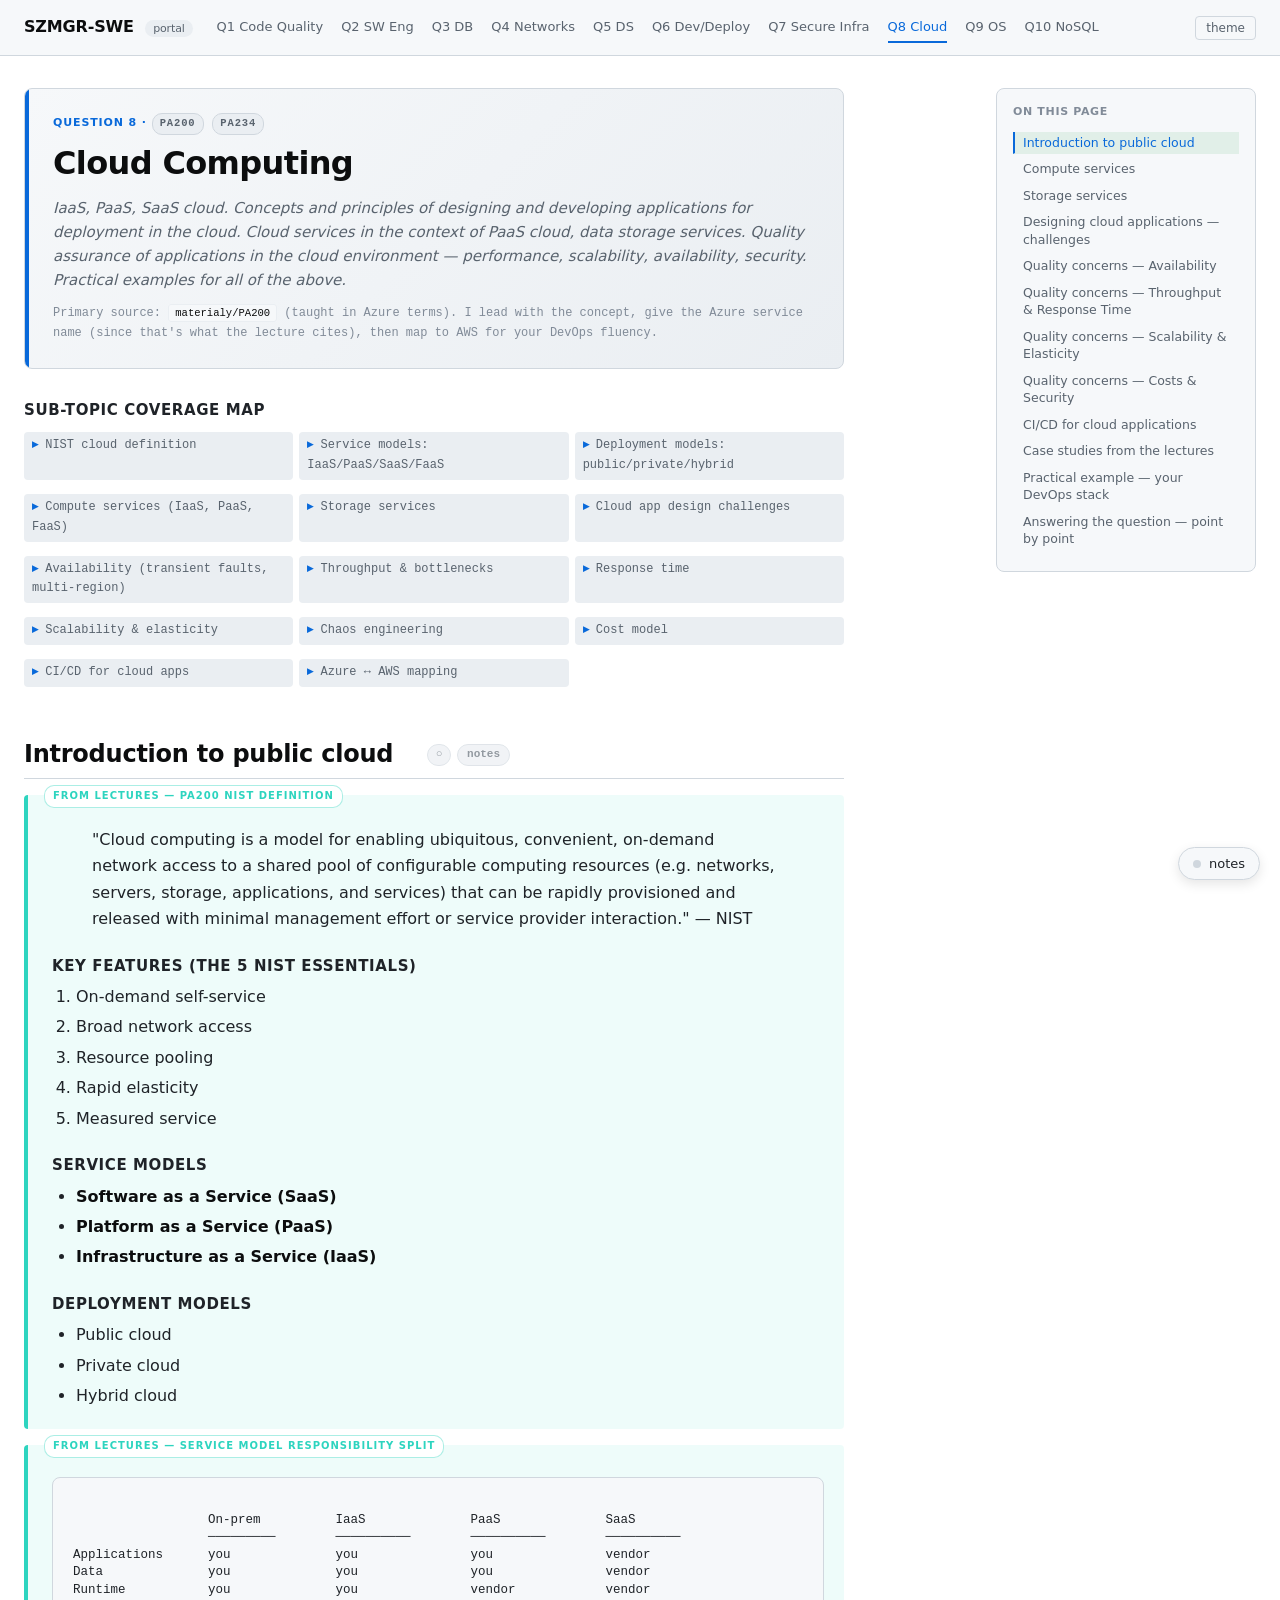
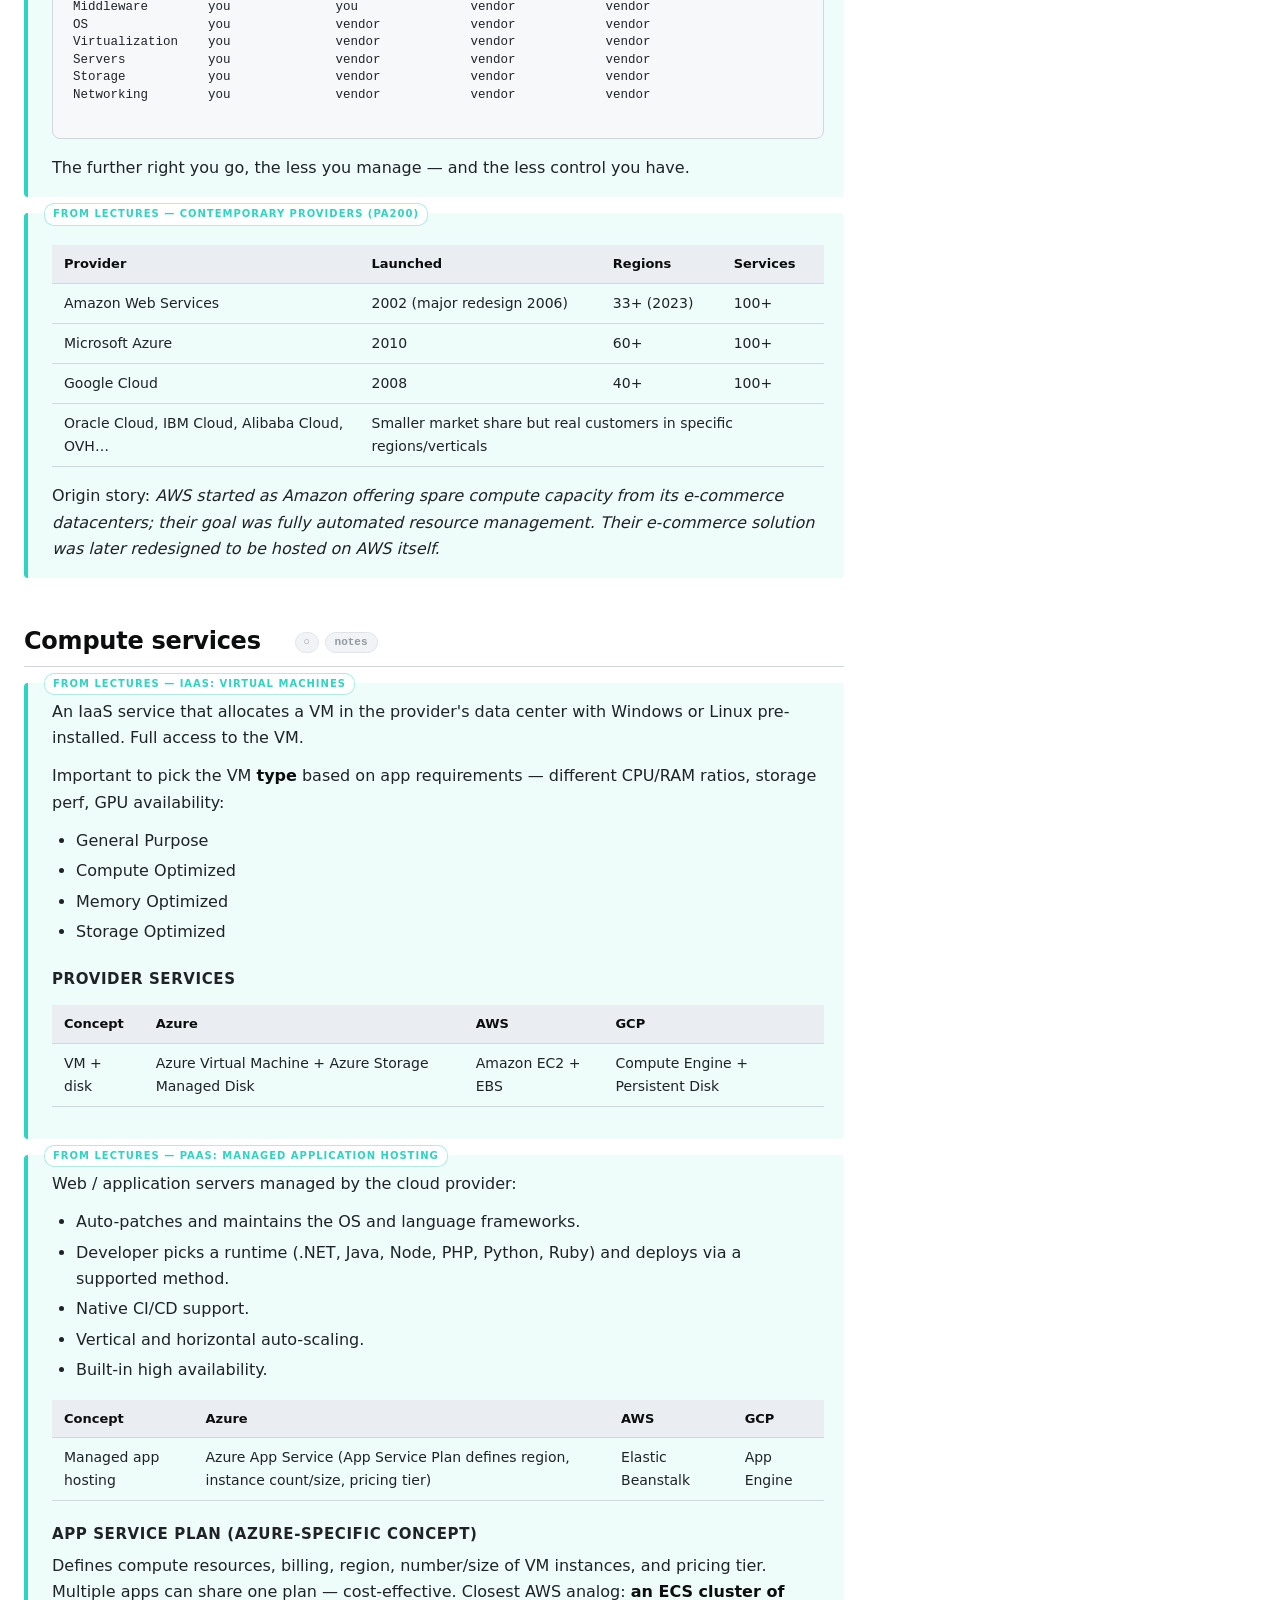
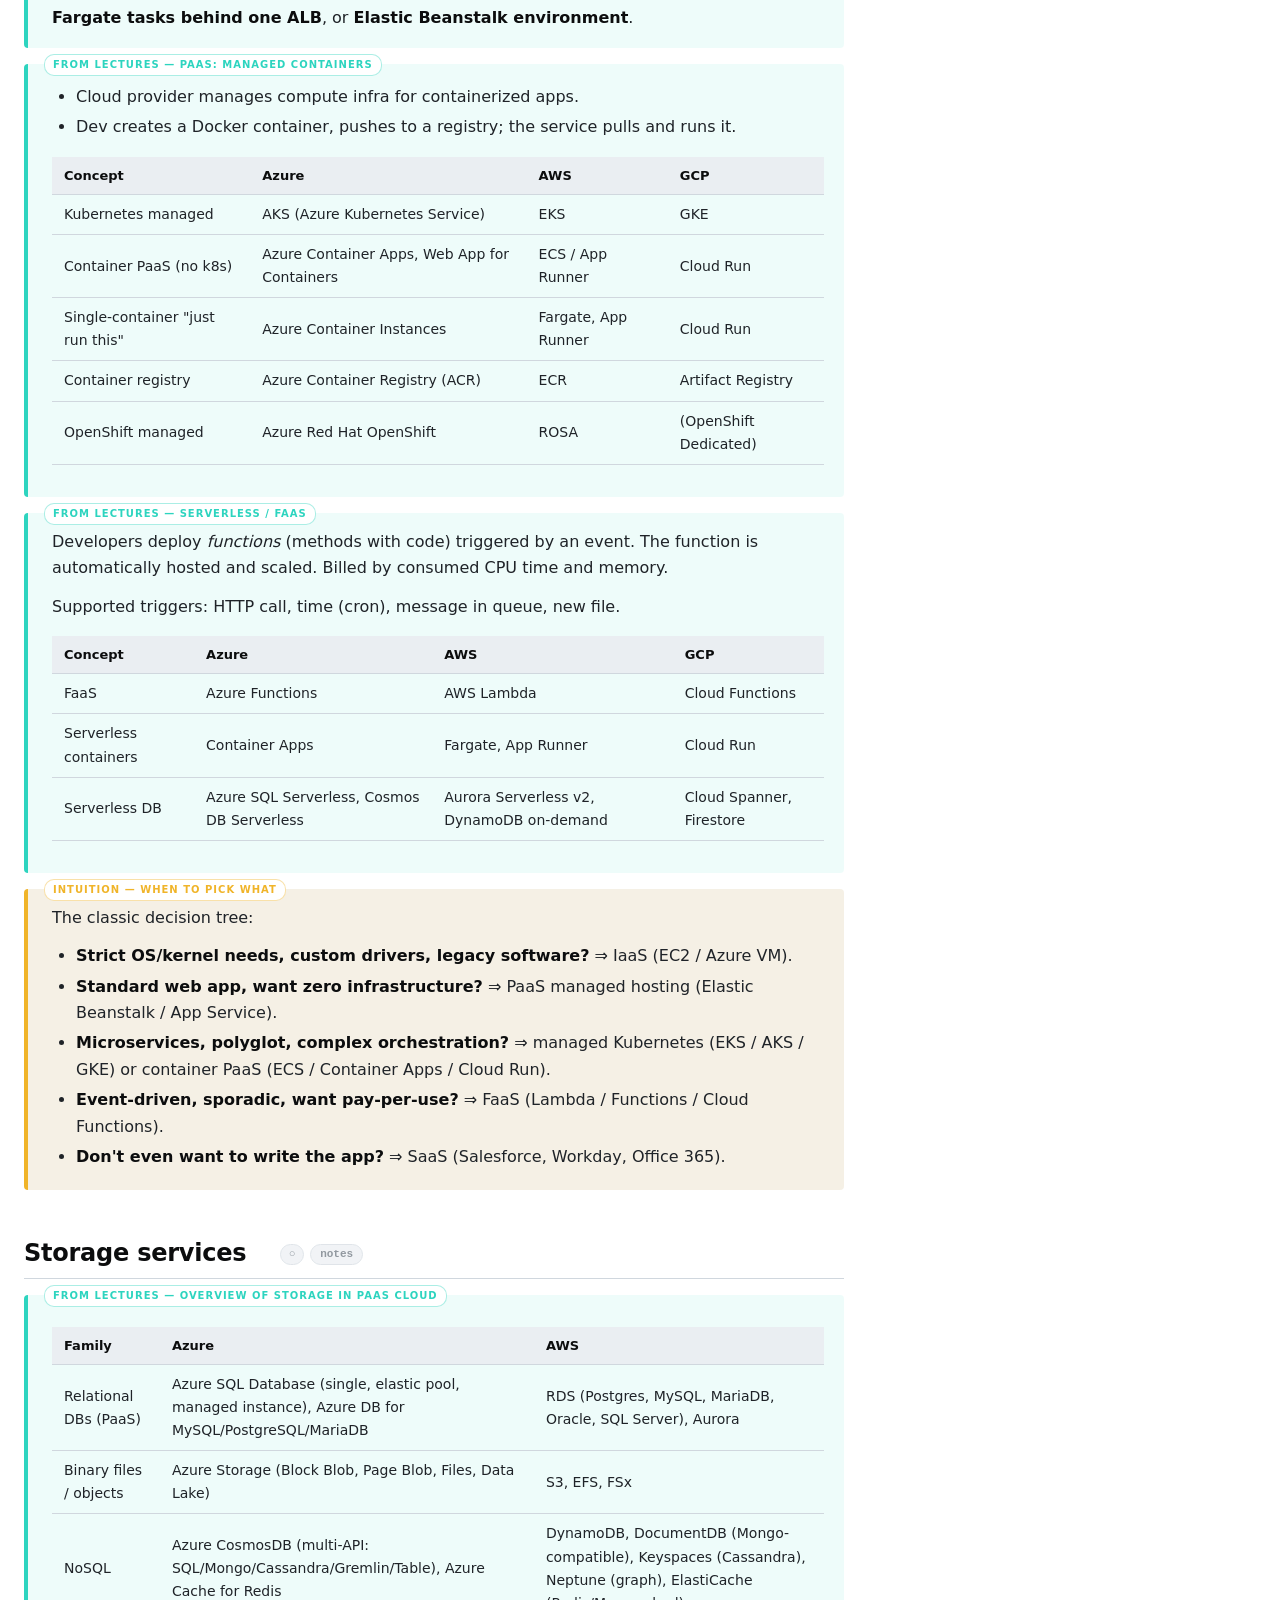
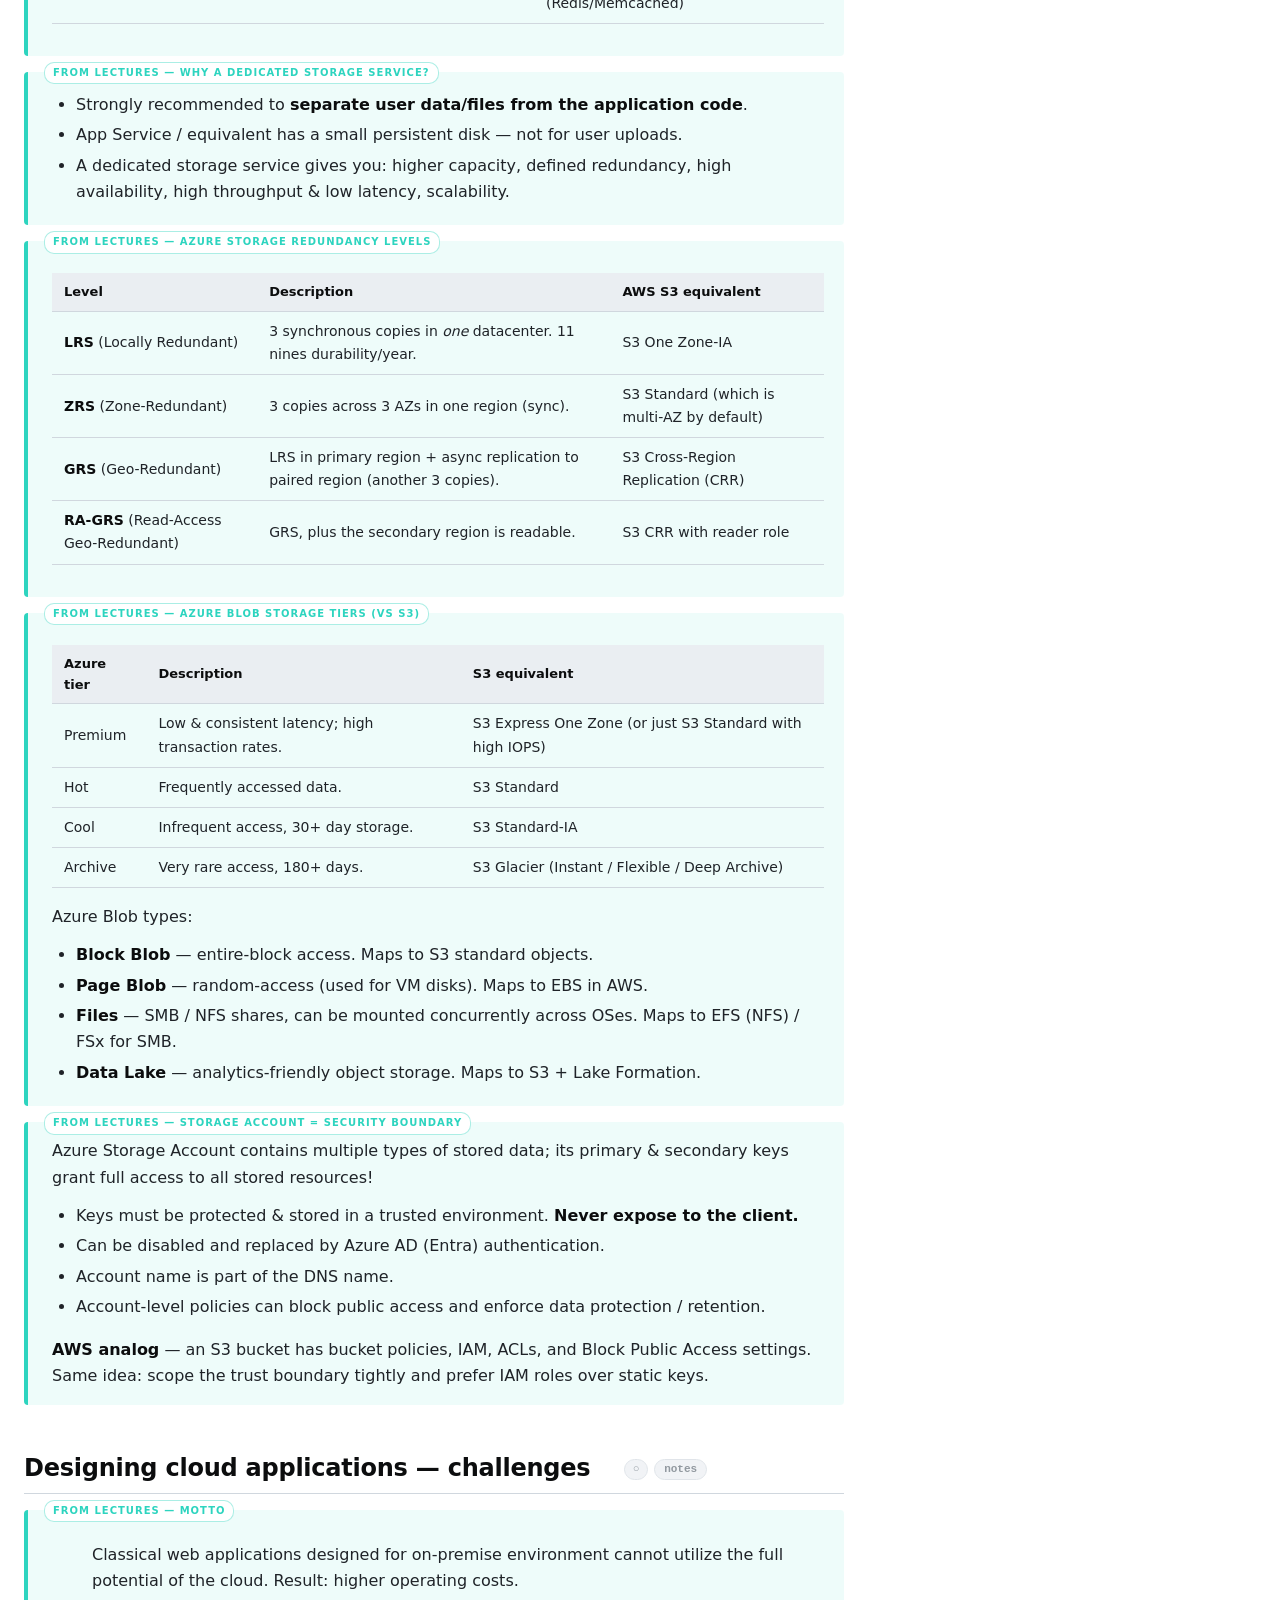
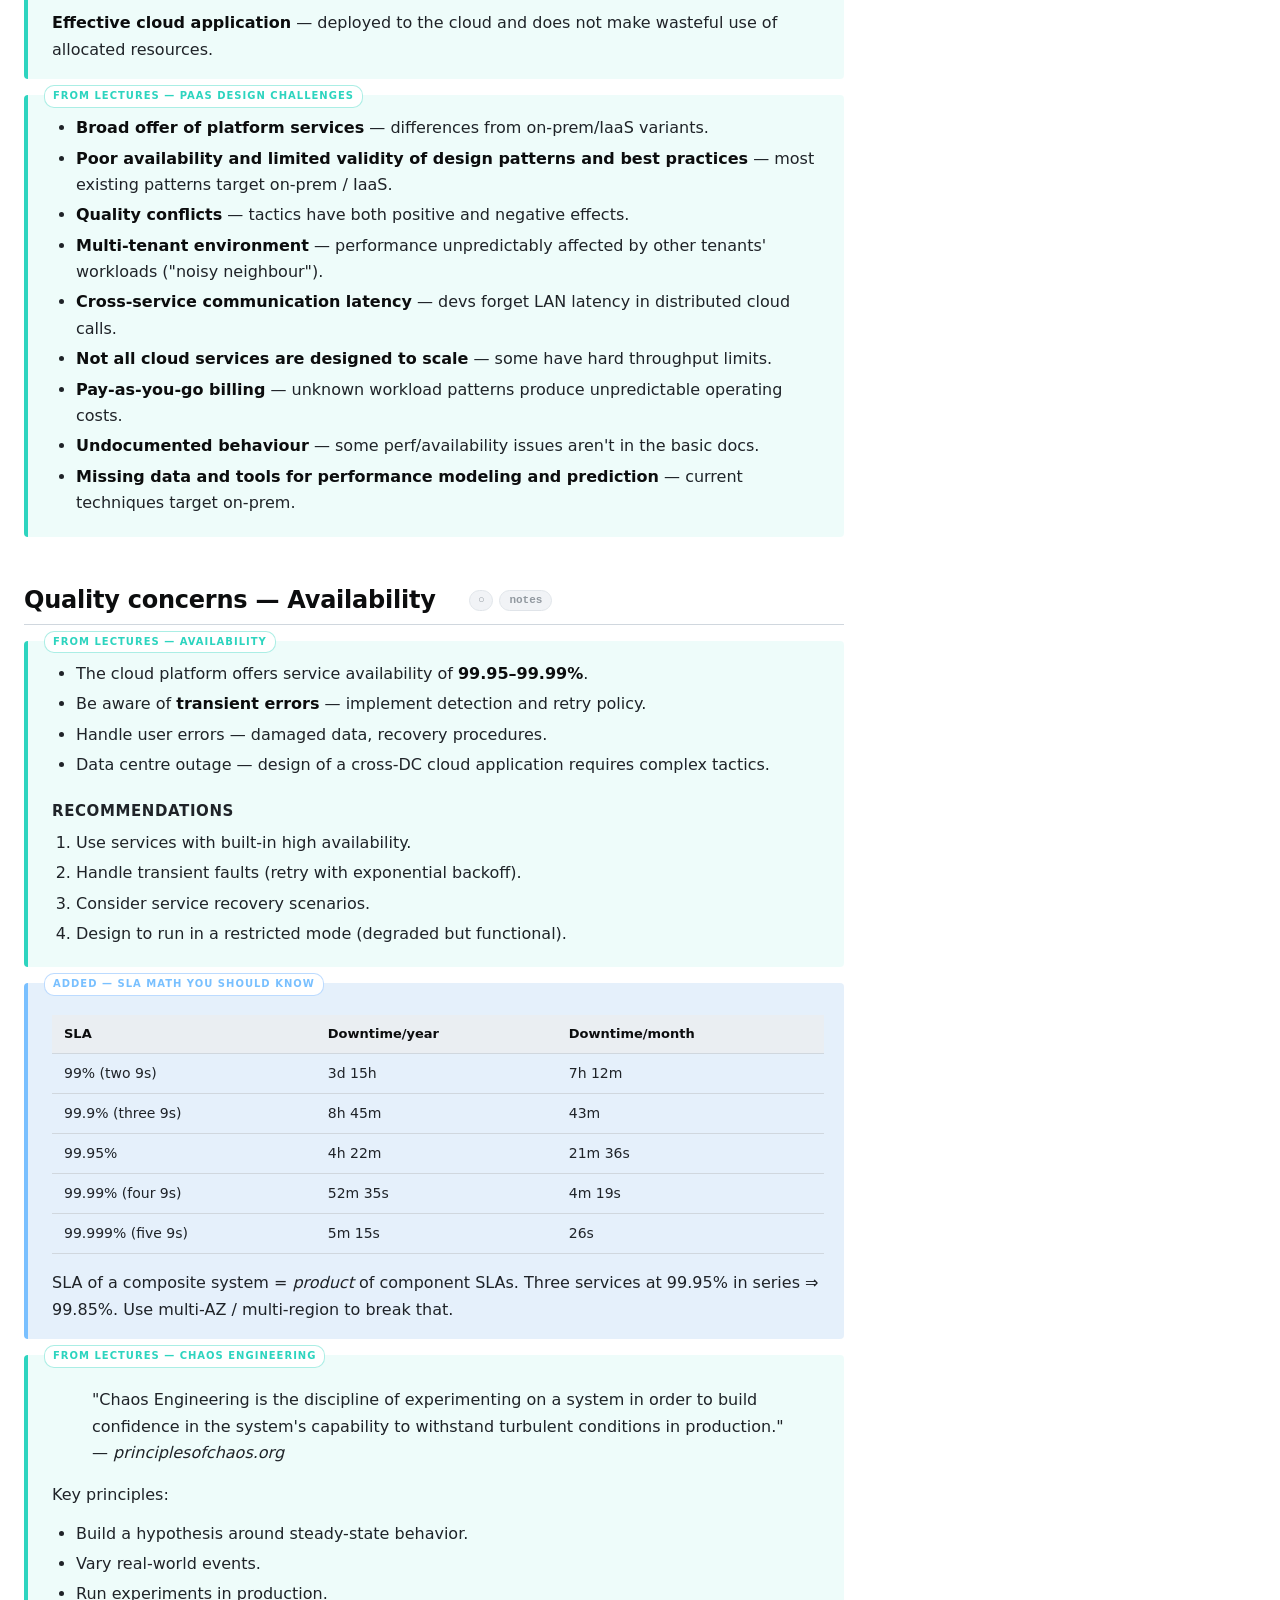
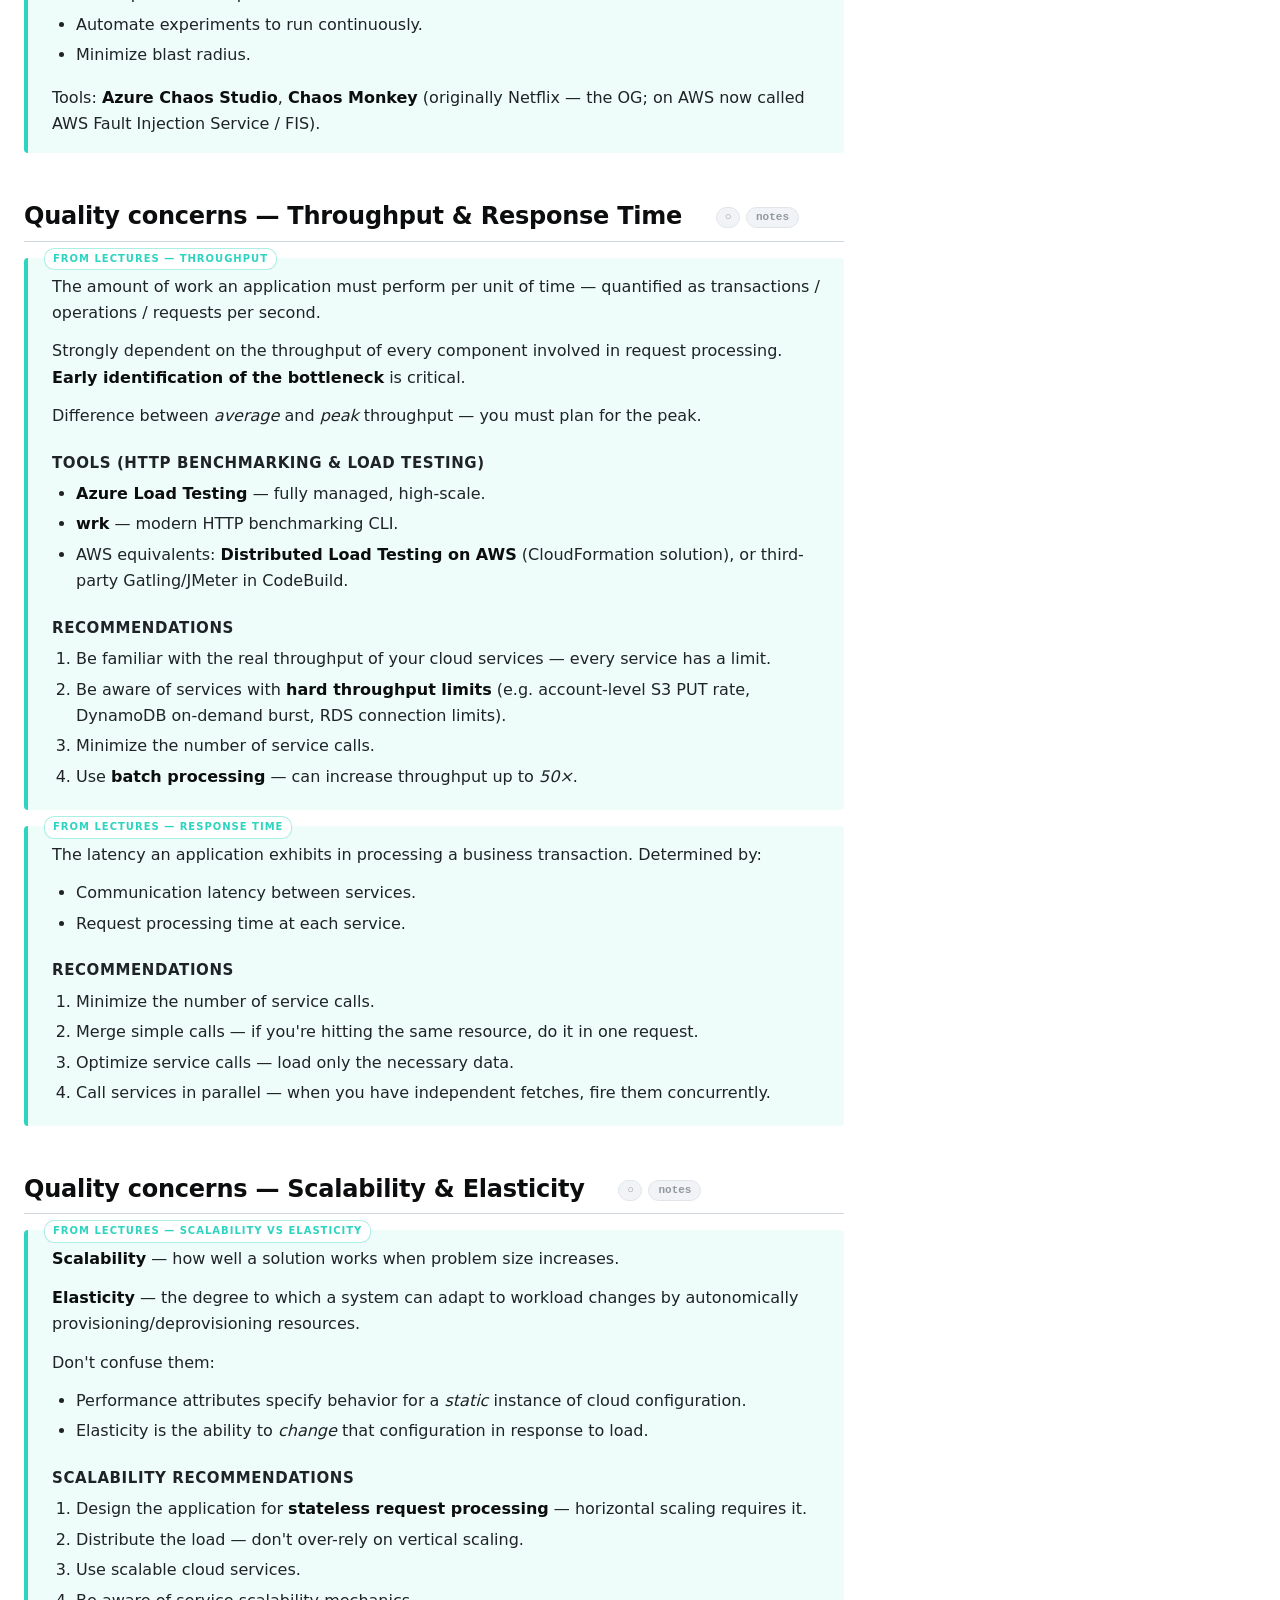
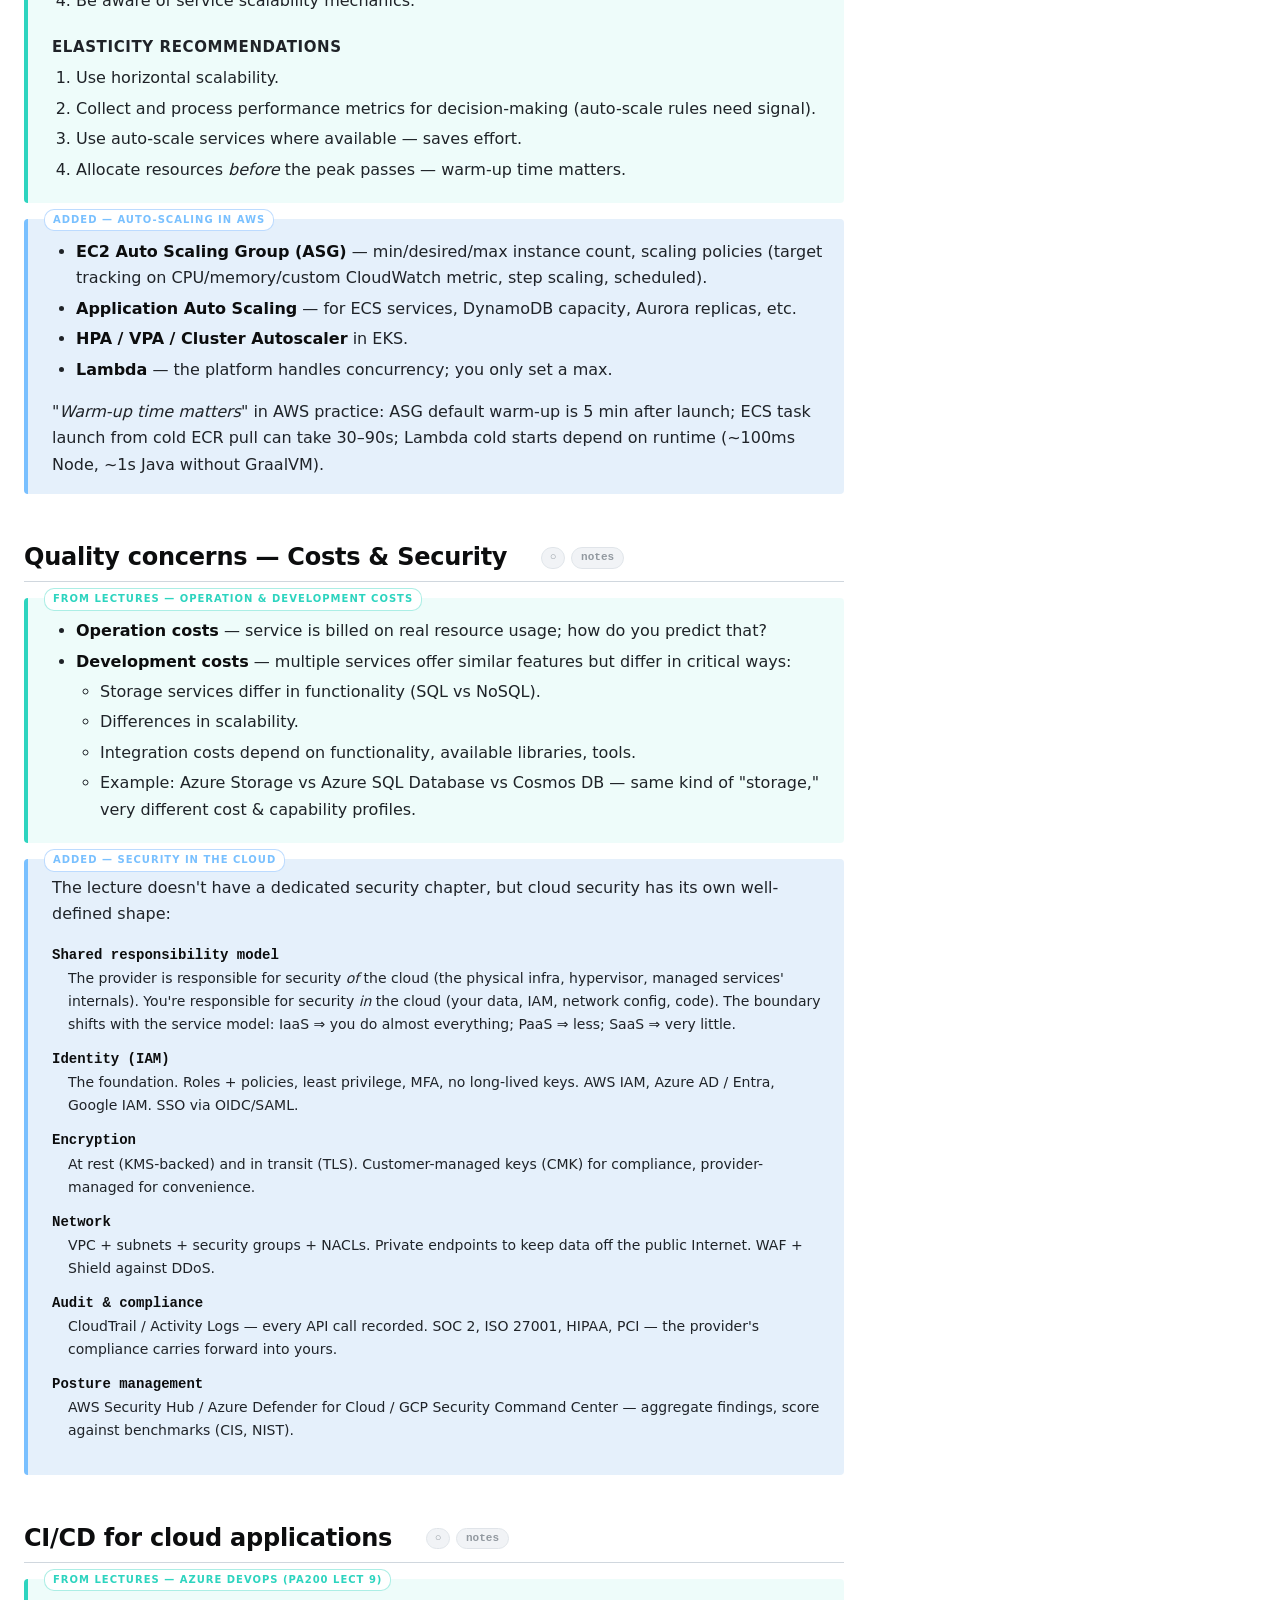
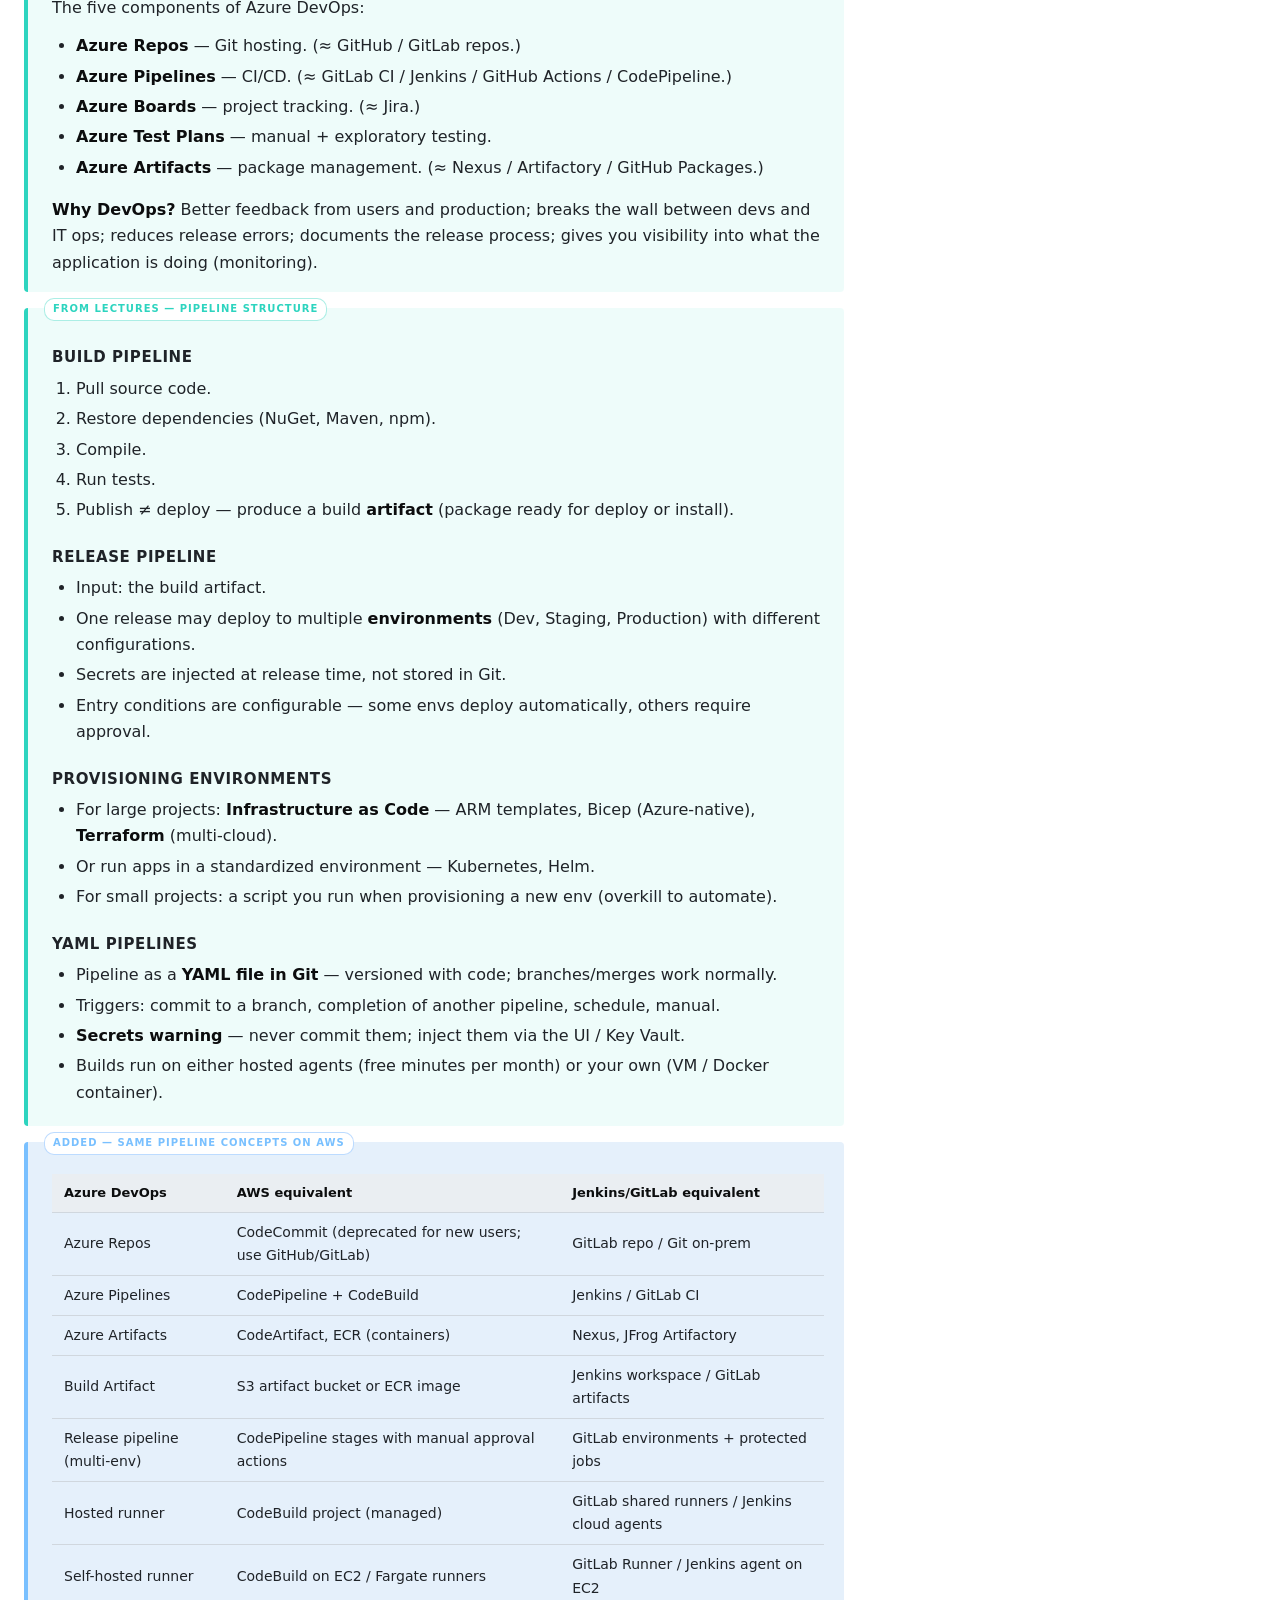
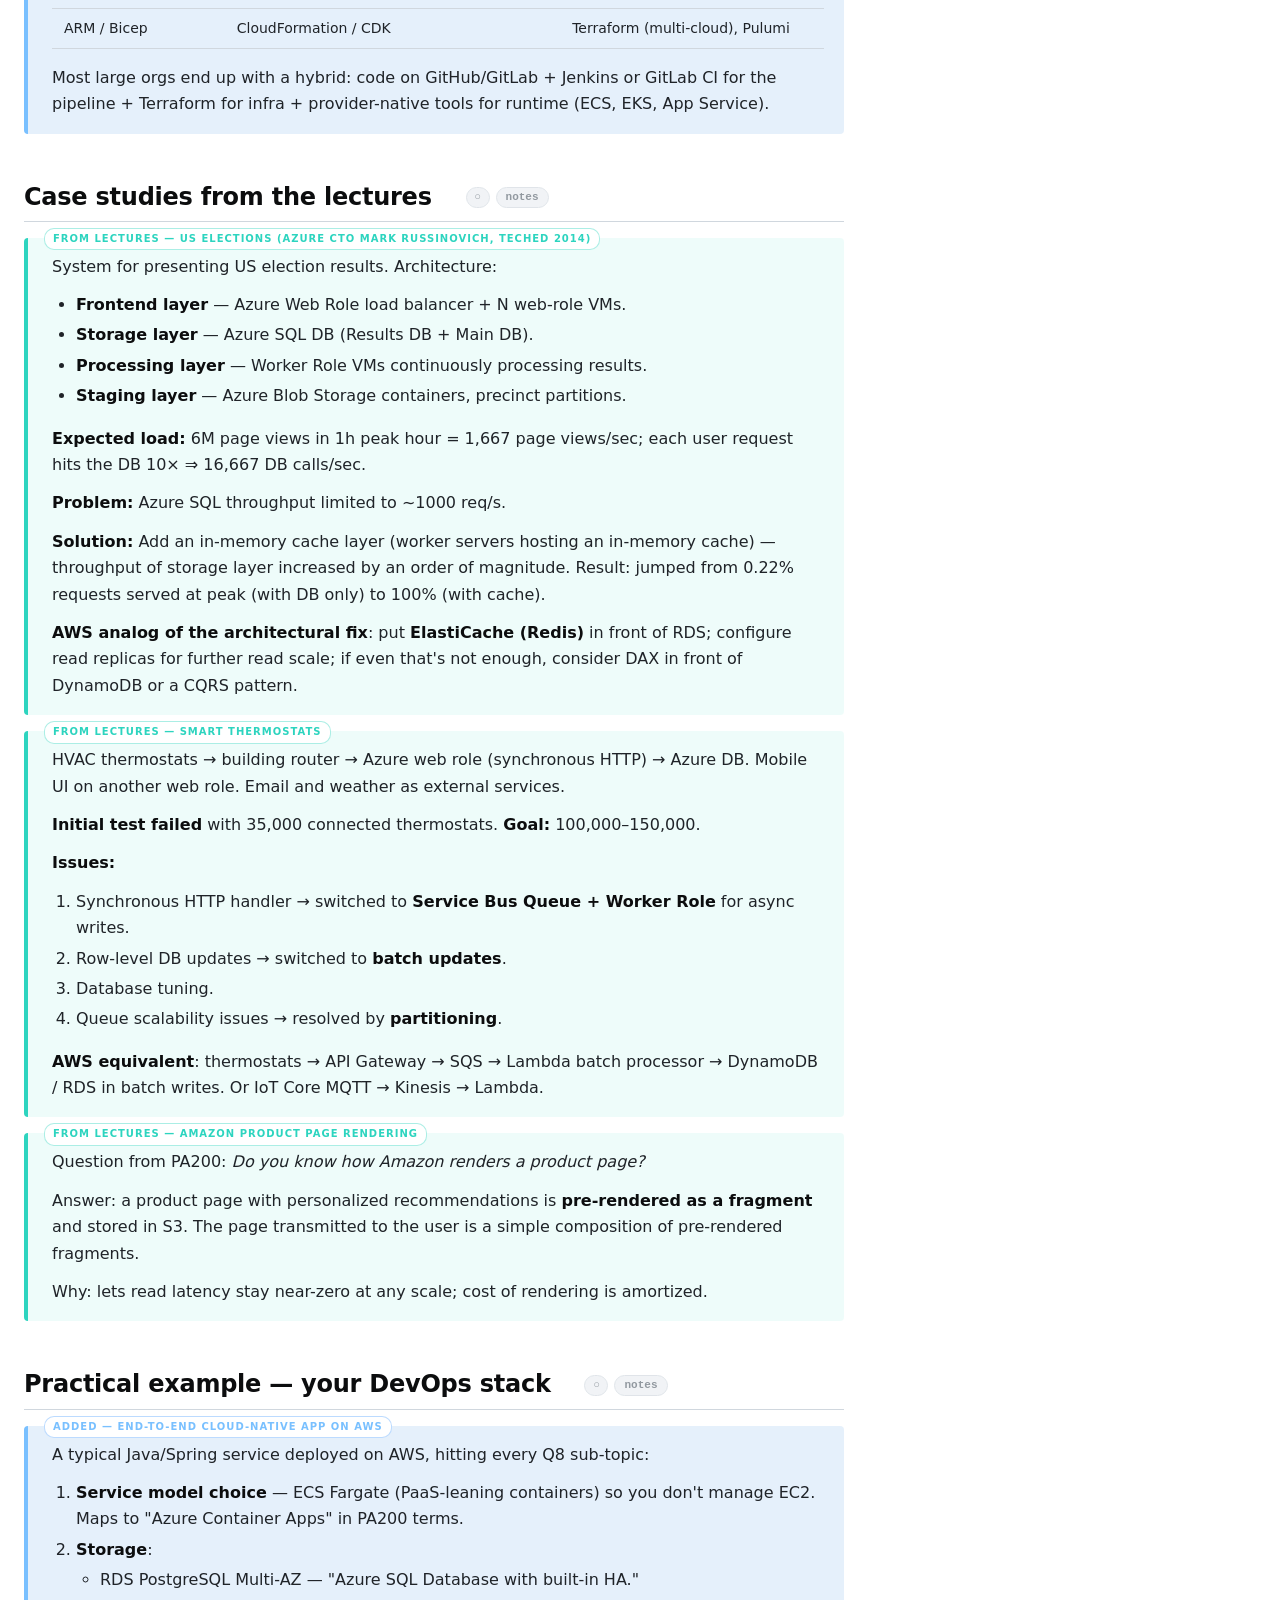
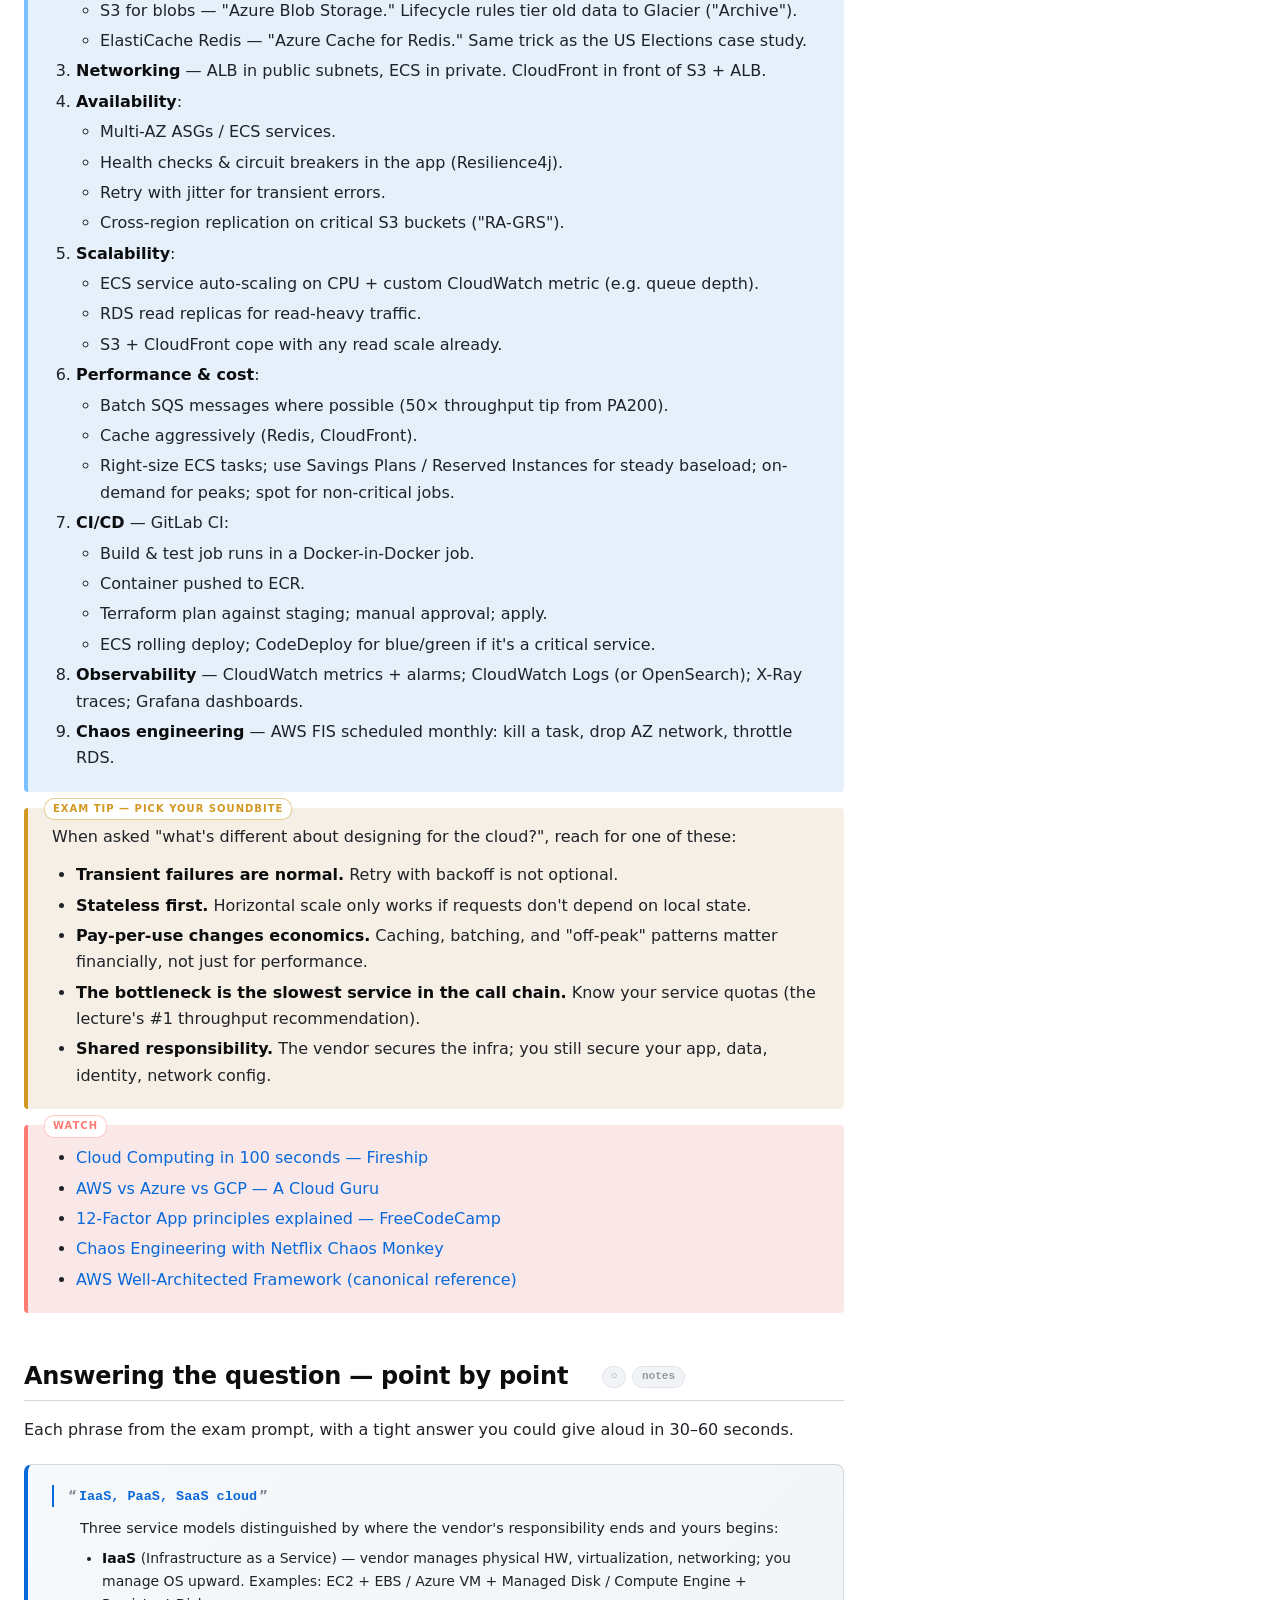
<file: 08-cloud.html>
<!doctype html>
<html lang="en">
<head>
  <meta charset="utf-8">
  <meta name="viewport" content="width=device-width, initial-scale=1">
  <title>Q8 Cloud Computing — SZMGR-SWE Portal</title>
  <link rel="stylesheet" href="assets/style.css">
</head>
<body>

<header class="topnav">
  <div class="topnav-inner">
    <a href="index.html" class="brand">SZMGR-SWE <span class="brand-tag">portal</span></a>
    <nav>
      <a href="01-code-quality.html">Q1 Code Quality</a>
      <a href="02-software-engineering.html">Q2 SW Eng</a>
      <a href="03-databases.html">Q3 DB</a>
      <a href="04-networks.html">Q4 Networks</a>
      <a href="05-distributed-systems.html">Q5 DS</a>
      <a href="06-development-deployment.html">Q6 Dev/Deploy</a>
      <a href="07-secure-infrastructure.html">Q7 Secure Infra</a>
      <a href="08-cloud.html">Q8 Cloud</a>
      <a href="09-operating-systems.html">Q9 OS</a>
      <a href="10-nosql.html">Q10 NoSQL</a>
    </nav>
    <button class="theme-toggle" title="Toggle theme">theme</button>
  </div>
</header>

<div class="page">
<main>

<section class="q-hero">
  <div class="q-label">Question 8 &middot; <span class="course-code">PA200</span> <span class="course-code">PA234</span></div>
  <h1>Cloud Computing</h1>
  <p class="q-text">
    IaaS, PaaS, SaaS cloud. Concepts and principles of designing and developing applications for deployment in the cloud.
    Cloud services in the context of PaaS cloud, data storage services.
    Quality assurance of applications in the cloud environment &mdash; performance, scalability, availability, security.
    Practical examples for all of the above.
  </p>
  <div class="q-source">Primary source: <code>materialy/PA200</code> (taught in Azure terms). I lead with the concept, give the Azure service name (since that's what the lecture cites), then map to AWS for your DevOps fluency.</div>
</section>

<h4>Sub-topic coverage map</h4>
<ul class="subtopic-list">
  <li>NIST cloud definition</li>
  <li>Service models: IaaS/PaaS/SaaS/FaaS</li>
  <li>Deployment models: public/private/hybrid</li>
  <li>Compute services (IaaS, PaaS, FaaS)</li>
  <li>Storage services</li>
  <li>Cloud app design challenges</li>
  <li>Availability (transient faults, multi-region)</li>
  <li>Throughput &amp; bottlenecks</li>
  <li>Response time</li>
  <li>Scalability &amp; elasticity</li>
  <li>Chaos engineering</li>
  <li>Cost model</li>
  <li>CI/CD for cloud apps</li>
  <li>Azure ↔ AWS mapping</li>
</ul>

<!-- ============================================ -->
<h2>Introduction to public cloud</h2>

<div class="block lectures">
  <span class="block-tag">FROM LECTURES — PA200 NIST definition</span>
  <blockquote>"Cloud computing is a model for enabling ubiquitous, convenient, on-demand network access to a shared pool of configurable computing resources (e.g. networks, servers, storage, applications, and services) that can be rapidly provisioned and released with minimal management effort or service provider interaction." &mdash; NIST</blockquote>
  <h4>Key features (the 5 NIST essentials)</h4>
  <ol>
    <li>On-demand self-service</li>
    <li>Broad network access</li>
    <li>Resource pooling</li>
    <li>Rapid elasticity</li>
    <li>Measured service</li>
  </ol>
  <h4>Service models</h4>
  <ul>
    <li><strong>Software as a Service (SaaS)</strong></li>
    <li><strong>Platform as a Service (PaaS)</strong></li>
    <li><strong>Infrastructure as a Service (IaaS)</strong></li>
  </ul>
  <h4>Deployment models</h4>
  <ul>
    <li>Public cloud</li>
    <li>Private cloud</li>
    <li>Hybrid cloud</li>
  </ul>
</div>

<div class="block lectures">
  <span class="block-tag">FROM LECTURES — Service model responsibility split</span>
  <div class="diagram">
                  On-prem          IaaS              PaaS              SaaS
                  ─────────        ──────────        ──────────        ──────────
Applications      you              you               you               vendor
Data              you              you               you               vendor
Runtime           you              you               vendor            vendor
Middleware        you              you               vendor            vendor
OS                you              vendor            vendor            vendor
Virtualization    you              vendor            vendor            vendor
Servers           you              vendor            vendor            vendor
Storage           you              vendor            vendor            vendor
Networking        you              vendor            vendor            vendor
  </div>
  <p>The further right you go, the less you manage &mdash; and the less control you have.</p>
</div>

<div class="block lectures">
  <span class="block-tag">FROM LECTURES — Contemporary providers (PA200)</span>
  <table>
    <thead><tr><th>Provider</th><th>Launched</th><th>Regions</th><th>Services</th></tr></thead>
    <tbody>
      <tr><td>Amazon Web Services</td><td>2002 (major redesign 2006)</td><td>33+ (2023)</td><td>100+</td></tr>
      <tr><td>Microsoft Azure</td><td>2010</td><td>60+</td><td>100+</td></tr>
      <tr><td>Google Cloud</td><td>2008</td><td>40+</td><td>100+</td></tr>
      <tr><td>Oracle Cloud, IBM Cloud, Alibaba Cloud, OVH&hellip;</td><td colspan="3">Smaller market share but real customers in specific regions/verticals</td></tr>
    </tbody>
  </table>
  <p>Origin story: <em>AWS started as Amazon offering spare compute capacity from its e-commerce datacenters; their goal was fully automated resource management. Their e-commerce solution was later redesigned to be hosted on AWS itself.</em></p>
</div>

<!-- ============================================ -->
<h2>Compute services</h2>

<div class="block lectures">
  <span class="block-tag">FROM LECTURES — IaaS: Virtual Machines</span>
  <p>An IaaS service that allocates a VM in the provider's data center with Windows or Linux pre-installed. Full access to the VM.</p>
  <p>Important to pick the VM <strong>type</strong> based on app requirements &mdash; different CPU/RAM ratios, storage perf, GPU availability:</p>
  <ul>
    <li>General Purpose</li>
    <li>Compute Optimized</li>
    <li>Memory Optimized</li>
    <li>Storage Optimized</li>
  </ul>
  <h4>Provider services</h4>
  <table>
    <thead><tr><th>Concept</th><th>Azure</th><th>AWS</th><th>GCP</th></tr></thead>
    <tbody>
      <tr><td>VM + disk</td><td>Azure Virtual Machine + Azure Storage Managed Disk</td><td>Amazon EC2 + EBS</td><td>Compute Engine + Persistent Disk</td></tr>
    </tbody>
  </table>
</div>

<div class="block lectures">
  <span class="block-tag">FROM LECTURES — PaaS: Managed application hosting</span>
  <p>Web / application servers managed by the cloud provider:</p>
  <ul>
    <li>Auto-patches and maintains the OS and language frameworks.</li>
    <li>Developer picks a runtime (.NET, Java, Node, PHP, Python, Ruby) and deploys via a supported method.</li>
    <li>Native CI/CD support.</li>
    <li>Vertical and horizontal auto-scaling.</li>
    <li>Built-in high availability.</li>
  </ul>
  <table>
    <thead><tr><th>Concept</th><th>Azure</th><th>AWS</th><th>GCP</th></tr></thead>
    <tbody>
      <tr><td>Managed app hosting</td><td>Azure App Service (App Service Plan defines region, instance count/size, pricing tier)</td><td>Elastic Beanstalk</td><td>App Engine</td></tr>
    </tbody>
  </table>
  <h4>App Service plan (Azure-specific concept)</h4>
  <p>Defines compute resources, billing, region, number/size of VM instances, and pricing tier. Multiple apps can share one plan &mdash; cost-effective. Closest AWS analog: <strong>an ECS cluster of Fargate tasks behind one ALB</strong>, or <strong>Elastic Beanstalk environment</strong>.</p>
</div>

<div class="block lectures">
  <span class="block-tag">FROM LECTURES — PaaS: Managed containers</span>
  <ul>
    <li>Cloud provider manages compute infra for containerized apps.</li>
    <li>Dev creates a Docker container, pushes to a registry; the service pulls and runs it.</li>
  </ul>
  <table>
    <thead><tr><th>Concept</th><th>Azure</th><th>AWS</th><th>GCP</th></tr></thead>
    <tbody>
      <tr><td>Kubernetes managed</td><td>AKS (Azure Kubernetes Service)</td><td>EKS</td><td>GKE</td></tr>
      <tr><td>Container PaaS (no k8s)</td><td>Azure Container Apps, Web App for Containers</td><td>ECS / App Runner</td><td>Cloud Run</td></tr>
      <tr><td>Single-container "just run this"</td><td>Azure Container Instances</td><td>Fargate, App Runner</td><td>Cloud Run</td></tr>
      <tr><td>Container registry</td><td>Azure Container Registry (ACR)</td><td>ECR</td><td>Artifact Registry</td></tr>
      <tr><td>OpenShift managed</td><td>Azure Red Hat OpenShift</td><td>ROSA</td><td>(OpenShift Dedicated)</td></tr>
    </tbody>
  </table>
</div>

<div class="block lectures">
  <span class="block-tag">FROM LECTURES — Serverless / FaaS</span>
  <p>Developers deploy <em>functions</em> (methods with code) triggered by an event. The function is automatically hosted and scaled. Billed by consumed CPU time and memory.</p>
  <p>Supported triggers: HTTP call, time (cron), message in queue, new file.</p>
  <table>
    <thead><tr><th>Concept</th><th>Azure</th><th>AWS</th><th>GCP</th></tr></thead>
    <tbody>
      <tr><td>FaaS</td><td>Azure Functions</td><td>AWS Lambda</td><td>Cloud Functions</td></tr>
      <tr><td>Serverless containers</td><td>Container Apps</td><td>Fargate, App Runner</td><td>Cloud Run</td></tr>
      <tr><td>Serverless DB</td><td>Azure SQL Serverless, Cosmos DB Serverless</td><td>Aurora Serverless v2, DynamoDB on-demand</td><td>Cloud Spanner, Firestore</td></tr>
    </tbody>
  </table>
</div>

<div class="block intuition">
  <span class="block-tag">INTUITION — when to pick what</span>
  <p>The classic decision tree:</p>
  <ul>
    <li><strong>Strict OS/kernel needs, custom drivers, legacy software?</strong> &rArr; IaaS (EC2 / Azure VM).</li>
    <li><strong>Standard web app, want zero infrastructure?</strong> &rArr; PaaS managed hosting (Elastic Beanstalk / App Service).</li>
    <li><strong>Microservices, polyglot, complex orchestration?</strong> &rArr; managed Kubernetes (EKS / AKS / GKE) or container PaaS (ECS / Container Apps / Cloud Run).</li>
    <li><strong>Event-driven, sporadic, want pay-per-use?</strong> &rArr; FaaS (Lambda / Functions / Cloud Functions).</li>
    <li><strong>Don't even want to write the app?</strong> &rArr; SaaS (Salesforce, Workday, Office 365).</li>
  </ul>
</div>

<!-- ============================================ -->
<h2>Storage services</h2>

<div class="block lectures">
  <span class="block-tag">FROM LECTURES — Overview of storage in PaaS cloud</span>
  <table>
    <thead><tr><th>Family</th><th>Azure</th><th>AWS</th></tr></thead>
    <tbody>
      <tr><td>Relational DBs (PaaS)</td><td>Azure SQL Database (single, elastic pool, managed instance), Azure DB for MySQL/PostgreSQL/MariaDB</td><td>RDS (Postgres, MySQL, MariaDB, Oracle, SQL Server), Aurora</td></tr>
      <tr><td>Binary files / objects</td><td>Azure Storage (Block Blob, Page Blob, Files, Data Lake)</td><td>S3, EFS, FSx</td></tr>
      <tr><td>NoSQL</td><td>Azure CosmosDB (multi-API: SQL/Mongo/Cassandra/Gremlin/Table), Azure Cache for Redis</td><td>DynamoDB, DocumentDB (Mongo-compatible), Keyspaces (Cassandra), Neptune (graph), ElastiCache (Redis/Memcached)</td></tr>
    </tbody>
  </table>
</div>

<div class="block lectures">
  <span class="block-tag">FROM LECTURES — Why a dedicated storage service?</span>
  <ul>
    <li>Strongly recommended to <strong>separate user data/files from the application code</strong>.</li>
    <li>App Service / equivalent has a small persistent disk &mdash; not for user uploads.</li>
    <li>A dedicated storage service gives you: higher capacity, defined redundancy, high availability, high throughput &amp; low latency, scalability.</li>
  </ul>
</div>

<div class="block lectures">
  <span class="block-tag">FROM LECTURES — Azure Storage redundancy levels</span>
  <table>
    <thead><tr><th>Level</th><th>Description</th><th>AWS S3 equivalent</th></tr></thead>
    <tbody>
      <tr><td><strong>LRS</strong> (Locally Redundant)</td><td>3 synchronous copies in <em>one</em> datacenter. 11 nines durability/year.</td><td>S3 One Zone-IA</td></tr>
      <tr><td><strong>ZRS</strong> (Zone-Redundant)</td><td>3 copies across 3 AZs in one region (sync).</td><td>S3 Standard (which is multi-AZ by default)</td></tr>
      <tr><td><strong>GRS</strong> (Geo-Redundant)</td><td>LRS in primary region + async replication to paired region (another 3 copies).</td><td>S3 Cross-Region Replication (CRR)</td></tr>
      <tr><td><strong>RA-GRS</strong> (Read-Access Geo-Redundant)</td><td>GRS, plus the secondary region is readable.</td><td>S3 CRR with reader role</td></tr>
    </tbody>
  </table>
</div>

<div class="block lectures">
  <span class="block-tag">FROM LECTURES — Azure Blob Storage tiers (vs S3)</span>
  <table>
    <thead><tr><th>Azure tier</th><th>Description</th><th>S3 equivalent</th></tr></thead>
    <tbody>
      <tr><td>Premium</td><td>Low &amp; consistent latency; high transaction rates.</td><td>S3 Express One Zone (or just S3 Standard with high IOPS)</td></tr>
      <tr><td>Hot</td><td>Frequently accessed data.</td><td>S3 Standard</td></tr>
      <tr><td>Cool</td><td>Infrequent access, 30+ day storage.</td><td>S3 Standard-IA</td></tr>
      <tr><td>Archive</td><td>Very rare access, 180+ days.</td><td>S3 Glacier (Instant / Flexible / Deep Archive)</td></tr>
    </tbody>
  </table>
  <p>Azure Blob types:</p>
  <ul>
    <li><strong>Block Blob</strong> &mdash; entire-block access. Maps to S3 standard objects.</li>
    <li><strong>Page Blob</strong> &mdash; random-access (used for VM disks). Maps to EBS in AWS.</li>
    <li><strong>Files</strong> &mdash; SMB / NFS shares, can be mounted concurrently across OSes. Maps to EFS (NFS) / FSx for SMB.</li>
    <li><strong>Data Lake</strong> &mdash; analytics-friendly object storage. Maps to S3 + Lake Formation.</li>
  </ul>
</div>

<div class="block lectures">
  <span class="block-tag">FROM LECTURES — Storage account = security boundary</span>
  <p>Azure Storage Account contains multiple types of stored data; its primary &amp; secondary keys grant full access to all stored resources!</p>
  <ul>
    <li>Keys must be protected &amp; stored in a trusted environment. <strong>Never expose to the client.</strong></li>
    <li>Can be disabled and replaced by Azure AD (Entra) authentication.</li>
    <li>Account name is part of the DNS name.</li>
    <li>Account-level policies can block public access and enforce data protection / retention.</li>
  </ul>
  <p><strong>AWS analog</strong> &mdash; an S3 bucket has bucket policies, IAM, ACLs, and Block Public Access settings. Same idea: scope the trust boundary tightly and prefer IAM roles over static keys.</p>
</div>

<!-- ============================================ -->
<h2>Designing cloud applications &mdash; challenges</h2>

<div class="block lectures">
  <span class="block-tag">FROM LECTURES — Motto</span>
  <blockquote>Classical web applications designed for on-premise environment cannot utilize the full potential of the cloud. Result: higher operating costs.</blockquote>
  <p><strong>Effective cloud application</strong> &mdash; deployed to the cloud and does not make wasteful use of allocated resources.</p>
</div>

<div class="block lectures">
  <span class="block-tag">FROM LECTURES — PaaS design challenges</span>
  <ul>
    <li><strong>Broad offer of platform services</strong> &mdash; differences from on-prem/IaaS variants.</li>
    <li><strong>Poor availability and limited validity of design patterns and best practices</strong> &mdash; most existing patterns target on-prem / IaaS.</li>
    <li><strong>Quality conflicts</strong> &mdash; tactics have both positive and negative effects.</li>
    <li><strong>Multi-tenant environment</strong> &mdash; performance unpredictably affected by other tenants' workloads ("noisy neighbour").</li>
    <li><strong>Cross-service communication latency</strong> &mdash; devs forget LAN latency in distributed cloud calls.</li>
    <li><strong>Not all cloud services are designed to scale</strong> &mdash; some have hard throughput limits.</li>
    <li><strong>Pay-as-you-go billing</strong> &mdash; unknown workload patterns produce unpredictable operating costs.</li>
    <li><strong>Undocumented behaviour</strong> &mdash; some perf/availability issues aren't in the basic docs.</li>
    <li><strong>Missing data and tools for performance modeling and prediction</strong> &mdash; current techniques target on-prem.</li>
  </ul>
</div>

<!-- ============================================ -->
<h2>Quality concerns &mdash; Availability</h2>

<div class="block lectures">
  <span class="block-tag">FROM LECTURES — Availability</span>
  <ul>
    <li>The cloud platform offers service availability of <strong>99.95&ndash;99.99%</strong>.</li>
    <li>Be aware of <strong>transient errors</strong> &mdash; implement detection and retry policy.</li>
    <li>Handle user errors &mdash; damaged data, recovery procedures.</li>
    <li>Data centre outage &mdash; design of a cross-DC cloud application requires complex tactics.</li>
  </ul>
  <h4>Recommendations</h4>
  <ol>
    <li>Use services with built-in high availability.</li>
    <li>Handle transient faults (retry with exponential backoff).</li>
    <li>Consider service recovery scenarios.</li>
    <li>Design to run in a restricted mode (degraded but functional).</li>
  </ol>
</div>

<div class="block added">
  <span class="block-tag">ADDED — SLA math you should know</span>
  <table>
    <thead><tr><th>SLA</th><th>Downtime/year</th><th>Downtime/month</th></tr></thead>
    <tbody>
      <tr><td>99% (two 9s)</td><td>3d 15h</td><td>7h 12m</td></tr>
      <tr><td>99.9% (three 9s)</td><td>8h 45m</td><td>43m</td></tr>
      <tr><td>99.95%</td><td>4h 22m</td><td>21m 36s</td></tr>
      <tr><td>99.99% (four 9s)</td><td>52m 35s</td><td>4m 19s</td></tr>
      <tr><td>99.999% (five 9s)</td><td>5m 15s</td><td>26s</td></tr>
    </tbody>
  </table>
  <p>SLA of a composite system = <em>product</em> of component SLAs. Three services at 99.95% in series &rArr; 99.85%. Use multi-AZ / multi-region to break that.</p>
</div>

<div class="block lectures">
  <span class="block-tag">FROM LECTURES — Chaos Engineering</span>
  <blockquote>"Chaos Engineering is the discipline of experimenting on a system in order to build confidence in the system's capability to withstand turbulent conditions in production." &mdash; <em>principlesofchaos.org</em></blockquote>
  <p>Key principles:</p>
  <ul>
    <li>Build a hypothesis around steady-state behavior.</li>
    <li>Vary real-world events.</li>
    <li>Run experiments in production.</li>
    <li>Automate experiments to run continuously.</li>
    <li>Minimize blast radius.</li>
  </ul>
  <p>Tools: <strong>Azure Chaos Studio</strong>, <strong>Chaos Monkey</strong> (originally Netflix &mdash; the OG; on AWS now called AWS Fault Injection Service / FIS).</p>
</div>

<!-- ============================================ -->
<h2>Quality concerns &mdash; Throughput &amp; Response Time</h2>

<div class="block lectures">
  <span class="block-tag">FROM LECTURES — Throughput</span>
  <p>The amount of work an application must perform per unit of time &mdash; quantified as transactions / operations / requests per second.</p>
  <p>Strongly dependent on the throughput of every component involved in request processing. <strong>Early identification of the bottleneck</strong> is critical.</p>
  <p>Difference between <em>average</em> and <em>peak</em> throughput &mdash; you must plan for the peak.</p>
  <h4>Tools (HTTP benchmarking &amp; load testing)</h4>
  <ul>
    <li><strong>Azure Load Testing</strong> &mdash; fully managed, high-scale.</li>
    <li><strong>wrk</strong> &mdash; modern HTTP benchmarking CLI.</li>
    <li>AWS equivalents: <strong>Distributed Load Testing on AWS</strong> (CloudFormation solution), or third-party Gatling/JMeter in CodeBuild.</li>
  </ul>
  <h4>Recommendations</h4>
  <ol>
    <li>Be familiar with the real throughput of your cloud services &mdash; every service has a limit.</li>
    <li>Be aware of services with <strong>hard throughput limits</strong> (e.g. account-level S3 PUT rate, DynamoDB on-demand burst, RDS connection limits).</li>
    <li>Minimize the number of service calls.</li>
    <li>Use <strong>batch processing</strong> &mdash; can increase throughput up to <em>50&times;</em>.</li>
  </ol>
</div>

<div class="block lectures">
  <span class="block-tag">FROM LECTURES — Response Time</span>
  <p>The latency an application exhibits in processing a business transaction. Determined by:</p>
  <ul>
    <li>Communication latency between services.</li>
    <li>Request processing time at each service.</li>
  </ul>
  <h4>Recommendations</h4>
  <ol>
    <li>Minimize the number of service calls.</li>
    <li>Merge simple calls &mdash; if you're hitting the same resource, do it in one request.</li>
    <li>Optimize service calls &mdash; load only the necessary data.</li>
    <li>Call services in parallel &mdash; when you have independent fetches, fire them concurrently.</li>
  </ol>
</div>

<!-- ============================================ -->
<h2>Quality concerns &mdash; Scalability &amp; Elasticity</h2>

<div class="block lectures">
  <span class="block-tag">FROM LECTURES — Scalability vs Elasticity</span>
  <p><strong>Scalability</strong> &mdash; how well a solution works when problem size increases.</p>
  <p><strong>Elasticity</strong> &mdash; the degree to which a system can adapt to workload changes by autonomically provisioning/deprovisioning resources.</p>
  <p>Don't confuse them:</p>
  <ul>
    <li>Performance attributes specify behavior for a <em>static</em> instance of cloud configuration.</li>
    <li>Elasticity is the ability to <em>change</em> that configuration in response to load.</li>
  </ul>
  <h4>Scalability recommendations</h4>
  <ol>
    <li>Design the application for <strong>stateless request processing</strong> &mdash; horizontal scaling requires it.</li>
    <li>Distribute the load &mdash; don't over-rely on vertical scaling.</li>
    <li>Use scalable cloud services.</li>
    <li>Be aware of service scalability mechanics.</li>
  </ol>
  <h4>Elasticity recommendations</h4>
  <ol>
    <li>Use horizontal scalability.</li>
    <li>Collect and process performance metrics for decision-making (auto-scale rules need signal).</li>
    <li>Use auto-scale services where available &mdash; saves effort.</li>
    <li>Allocate resources <em>before</em> the peak passes &mdash; warm-up time matters.</li>
  </ol>
</div>

<div class="block added">
  <span class="block-tag">ADDED — auto-scaling in AWS</span>
  <ul>
    <li><strong>EC2 Auto Scaling Group (ASG)</strong> &mdash; min/desired/max instance count, scaling policies (target tracking on CPU/memory/custom CloudWatch metric, step scaling, scheduled).</li>
    <li><strong>Application Auto Scaling</strong> &mdash; for ECS services, DynamoDB capacity, Aurora replicas, etc.</li>
    <li><strong>HPA / VPA / Cluster Autoscaler</strong> in EKS.</li>
    <li><strong>Lambda</strong> &mdash; the platform handles concurrency; you only set a max.</li>
  </ul>
  <p>"<em>Warm-up time matters</em>" in AWS practice: ASG default warm-up is 5 min after launch; ECS task launch from cold ECR pull can take 30&ndash;90s; Lambda cold starts depend on runtime (~100ms Node, ~1s Java without GraalVM).</p>
</div>

<!-- ============================================ -->
<h2>Quality concerns &mdash; Costs &amp; Security</h2>

<div class="block lectures">
  <span class="block-tag">FROM LECTURES — Operation &amp; development costs</span>
  <ul>
    <li><strong>Operation costs</strong> &mdash; service is billed on real resource usage; how do you predict that?</li>
    <li><strong>Development costs</strong> &mdash; multiple services offer similar features but differ in critical ways:
      <ul>
        <li>Storage services differ in functionality (SQL vs NoSQL).</li>
        <li>Differences in scalability.</li>
        <li>Integration costs depend on functionality, available libraries, tools.</li>
        <li>Example: Azure Storage vs Azure SQL Database vs Cosmos DB &mdash; same kind of "storage," very different cost &amp; capability profiles.</li>
      </ul>
    </li>
  </ul>
</div>

<div class="block added">
  <span class="block-tag">ADDED — security in the cloud</span>
  <p>The lecture doesn't have a dedicated security chapter, but cloud security has its own well-defined shape:</p>
  <dl class="def-list">
    <dt>Shared responsibility model</dt>
    <dd>The provider is responsible for security <em>of</em> the cloud (the physical infra, hypervisor, managed services' internals). You're responsible for security <em>in</em> the cloud (your data, IAM, network config, code). The boundary shifts with the service model: IaaS &rArr; you do almost everything; PaaS &rArr; less; SaaS &rArr; very little.</dd>

    <dt>Identity (IAM)</dt>
    <dd>The foundation. Roles + policies, least privilege, MFA, no long-lived keys. AWS IAM, Azure AD / Entra, Google IAM. SSO via OIDC/SAML.</dd>

    <dt>Encryption</dt>
    <dd>At rest (KMS-backed) and in transit (TLS). Customer-managed keys (CMK) for compliance, provider-managed for convenience.</dd>

    <dt>Network</dt>
    <dd>VPC + subnets + security groups + NACLs. Private endpoints to keep data off the public Internet. WAF + Shield against DDoS.</dd>

    <dt>Audit &amp; compliance</dt>
    <dd>CloudTrail / Activity Logs &mdash; every API call recorded. SOC 2, ISO 27001, HIPAA, PCI &mdash; the provider's compliance carries forward into yours.</dd>

    <dt>Posture management</dt>
    <dd>AWS Security Hub / Azure Defender for Cloud / GCP Security Command Center &mdash; aggregate findings, score against benchmarks (CIS, NIST).</dd>
  </dl>
</div>

<!-- ============================================ -->
<h2>CI/CD for cloud applications</h2>

<div class="block lectures">
  <span class="block-tag">FROM LECTURES — Azure DevOps (PA200 Lect 9)</span>
  <p>The five components of Azure DevOps:</p>
  <ul>
    <li><strong>Azure Repos</strong> &mdash; Git hosting. (≈ GitHub / GitLab repos.)</li>
    <li><strong>Azure Pipelines</strong> &mdash; CI/CD. (≈ GitLab CI / Jenkins / GitHub Actions / CodePipeline.)</li>
    <li><strong>Azure Boards</strong> &mdash; project tracking. (≈ Jira.)</li>
    <li><strong>Azure Test Plans</strong> &mdash; manual + exploratory testing.</li>
    <li><strong>Azure Artifacts</strong> &mdash; package management. (≈ Nexus / Artifactory / GitHub Packages.)</li>
  </ul>
  <p><strong>Why DevOps?</strong> Better feedback from users and production; breaks the wall between devs and IT ops; reduces release errors; documents the release process; gives you visibility into what the application is doing (monitoring).</p>
</div>

<div class="block lectures">
  <span class="block-tag">FROM LECTURES — Pipeline structure</span>
  <h4>Build pipeline</h4>
  <ol>
    <li>Pull source code.</li>
    <li>Restore dependencies (NuGet, Maven, npm).</li>
    <li>Compile.</li>
    <li>Run tests.</li>
    <li>Publish &ne; deploy &mdash; produce a build <strong>artifact</strong> (package ready for deploy or install).</li>
  </ol>
  <h4>Release pipeline</h4>
  <ul>
    <li>Input: the build artifact.</li>
    <li>One release may deploy to multiple <strong>environments</strong> (Dev, Staging, Production) with different configurations.</li>
    <li>Secrets are injected at release time, not stored in Git.</li>
    <li>Entry conditions are configurable &mdash; some envs deploy automatically, others require approval.</li>
  </ul>
  <h4>Provisioning environments</h4>
  <ul>
    <li>For large projects: <strong>Infrastructure as Code</strong> &mdash; ARM templates, Bicep (Azure-native), <strong>Terraform</strong> (multi-cloud).</li>
    <li>Or run apps in a standardized environment &mdash; Kubernetes, Helm.</li>
    <li>For small projects: a script you run when provisioning a new env (overkill to automate).</li>
  </ul>
  <h4>YAML pipelines</h4>
  <ul>
    <li>Pipeline as a <strong>YAML file in Git</strong> &mdash; versioned with code; branches/merges work normally.</li>
    <li>Triggers: commit to a branch, completion of another pipeline, schedule, manual.</li>
    <li><strong>Secrets warning</strong> &mdash; never commit them; inject them via the UI / Key Vault.</li>
    <li>Builds run on either hosted agents (free minutes per month) or your own (VM / Docker container).</li>
  </ul>
</div>

<div class="block added">
  <span class="block-tag">ADDED — same pipeline concepts on AWS</span>
  <table>
    <thead><tr><th>Azure DevOps</th><th>AWS equivalent</th><th>Jenkins/GitLab equivalent</th></tr></thead>
    <tbody>
      <tr><td>Azure Repos</td><td>CodeCommit (deprecated for new users; use GitHub/GitLab)</td><td>GitLab repo / Git on-prem</td></tr>
      <tr><td>Azure Pipelines</td><td>CodePipeline + CodeBuild</td><td>Jenkins / GitLab CI</td></tr>
      <tr><td>Azure Artifacts</td><td>CodeArtifact, ECR (containers)</td><td>Nexus, JFrog Artifactory</td></tr>
      <tr><td>Build Artifact</td><td>S3 artifact bucket or ECR image</td><td>Jenkins workspace / GitLab artifacts</td></tr>
      <tr><td>Release pipeline (multi-env)</td><td>CodePipeline stages with manual approval actions</td><td>GitLab environments + protected jobs</td></tr>
      <tr><td>Hosted runner</td><td>CodeBuild project (managed)</td><td>GitLab shared runners / Jenkins cloud agents</td></tr>
      <tr><td>Self-hosted runner</td><td>CodeBuild on EC2 / Fargate runners</td><td>GitLab Runner / Jenkins agent on EC2</td></tr>
      <tr><td>ARM / Bicep</td><td>CloudFormation / CDK</td><td>Terraform (multi-cloud), Pulumi</td></tr>
    </tbody>
  </table>
  <p>Most large orgs end up with a hybrid: code on GitHub/GitLab + Jenkins or GitLab CI for the pipeline + Terraform for infra + provider-native tools for runtime (ECS, EKS, App Service).</p>
</div>

<!-- ============================================ -->
<h2>Case studies from the lectures</h2>

<div class="block lectures">
  <span class="block-tag">FROM LECTURES — US Elections (Azure CTO Mark Russinovich, TechEd 2014)</span>
  <p>System for presenting US election results. Architecture:</p>
  <ul>
    <li><strong>Frontend layer</strong> &mdash; Azure Web Role load balancer + N web-role VMs.</li>
    <li><strong>Storage layer</strong> &mdash; Azure SQL DB (Results DB + Main DB).</li>
    <li><strong>Processing layer</strong> &mdash; Worker Role VMs continuously processing results.</li>
    <li><strong>Staging layer</strong> &mdash; Azure Blob Storage containers, precinct partitions.</li>
  </ul>
  <p><strong>Expected load:</strong> 6M page views in 1h peak hour = 1,667 page views/sec; each user request hits the DB 10&times; &rArr; 16,667 DB calls/sec.</p>
  <p><strong>Problem:</strong> Azure SQL throughput limited to ~1000 req/s.</p>
  <p><strong>Solution:</strong> Add an in-memory cache layer (worker servers hosting an in-memory cache) &mdash; throughput of storage layer increased by an order of magnitude. Result: jumped from 0.22% requests served at peak (with DB only) to 100% (with cache).</p>
  <p><strong>AWS analog of the architectural fix</strong>: put <strong>ElastiCache (Redis)</strong> in front of RDS; configure read replicas for further read scale; if even that's not enough, consider DAX in front of DynamoDB or a CQRS pattern.</p>
</div>

<div class="block lectures">
  <span class="block-tag">FROM LECTURES — Smart Thermostats</span>
  <p>HVAC thermostats &rarr; building router &rarr; Azure web role (synchronous HTTP) &rarr; Azure DB. Mobile UI on another web role. Email and weather as external services.</p>
  <p><strong>Initial test failed</strong> with 35,000 connected thermostats. <strong>Goal:</strong> 100,000&ndash;150,000.</p>
  <p><strong>Issues:</strong></p>
  <ol>
    <li>Synchronous HTTP handler &rarr; switched to <strong>Service Bus Queue + Worker Role</strong> for async writes.</li>
    <li>Row-level DB updates &rarr; switched to <strong>batch updates</strong>.</li>
    <li>Database tuning.</li>
    <li>Queue scalability issues &rarr; resolved by <strong>partitioning</strong>.</li>
  </ol>
  <p><strong>AWS equivalent</strong>: thermostats &rarr; API Gateway &rarr; SQS &rarr; Lambda batch processor &rarr; DynamoDB / RDS in batch writes. Or IoT Core MQTT &rarr; Kinesis &rarr; Lambda.</p>
</div>

<div class="block lectures">
  <span class="block-tag">FROM LECTURES — Amazon product page rendering</span>
  <p>Question from PA200: <em>Do you know how Amazon renders a product page?</em></p>
  <p>Answer: a product page with personalized recommendations is <strong>pre-rendered as a fragment</strong> and stored in S3. The page transmitted to the user is a simple composition of pre-rendered fragments.</p>
  <p>Why: lets read latency stay near-zero at any scale; cost of rendering is amortized.</p>
</div>

<!-- ============================================ -->
<h2>Practical example — your DevOps stack</h2>

<div class="block added">
  <span class="block-tag">ADDED — end-to-end cloud-native app on AWS</span>
  <p>A typical Java/Spring service deployed on AWS, hitting every Q8 sub-topic:</p>
  <ol>
    <li><strong>Service model choice</strong> &mdash; ECS Fargate (PaaS-leaning containers) so you don't manage EC2. Maps to "Azure Container Apps" in PA200 terms.</li>
    <li><strong>Storage</strong>:
      <ul>
        <li>RDS PostgreSQL Multi-AZ &mdash; "Azure SQL Database with built-in HA."</li>
        <li>S3 for blobs &mdash; "Azure Blob Storage." Lifecycle rules tier old data to Glacier ("Archive").</li>
        <li>ElastiCache Redis &mdash; "Azure Cache for Redis." Same trick as the US Elections case study.</li>
      </ul>
    </li>
    <li><strong>Networking</strong> &mdash; ALB in public subnets, ECS in private. CloudFront in front of S3 + ALB.</li>
    <li><strong>Availability</strong>:
      <ul>
        <li>Multi-AZ ASGs / ECS services.</li>
        <li>Health checks &amp; circuit breakers in the app (Resilience4j).</li>
        <li>Retry with jitter for transient errors.</li>
        <li>Cross-region replication on critical S3 buckets ("RA-GRS").</li>
      </ul>
    </li>
    <li><strong>Scalability</strong>:
      <ul>
        <li>ECS service auto-scaling on CPU + custom CloudWatch metric (e.g. queue depth).</li>
        <li>RDS read replicas for read-heavy traffic.</li>
        <li>S3 + CloudFront cope with any read scale already.</li>
      </ul>
    </li>
    <li><strong>Performance &amp; cost</strong>:
      <ul>
        <li>Batch SQS messages where possible (50&times; throughput tip from PA200).</li>
        <li>Cache aggressively (Redis, CloudFront).</li>
        <li>Right-size ECS tasks; use Savings Plans / Reserved Instances for steady baseload; on-demand for peaks; spot for non-critical jobs.</li>
      </ul>
    </li>
    <li><strong>CI/CD</strong> &mdash; GitLab CI:
      <ul>
        <li>Build &amp; test job runs in a Docker-in-Docker job.</li>
        <li>Container pushed to ECR.</li>
        <li>Terraform plan against staging; manual approval; apply.</li>
        <li>ECS rolling deploy; CodeDeploy for blue/green if it's a critical service.</li>
      </ul>
    </li>
    <li><strong>Observability</strong> &mdash; CloudWatch metrics + alarms; CloudWatch Logs (or OpenSearch); X-Ray traces; Grafana dashboards.</li>
    <li><strong>Chaos engineering</strong> &mdash; AWS FIS scheduled monthly: kill a task, drop AZ network, throttle RDS.</li>
  </ol>
</div>

<div class="block warn">
  <span class="block-tag">EXAM TIP — pick your soundbite</span>
  <p>When asked "what's different about designing for the cloud?", reach for one of these:</p>
  <ul>
    <li><strong>Transient failures are normal.</strong> Retry with backoff is not optional.</li>
    <li><strong>Stateless first.</strong> Horizontal scale only works if requests don't depend on local state.</li>
    <li><strong>Pay-per-use changes economics.</strong> Caching, batching, and "off-peak" patterns matter financially, not just for performance.</li>
    <li><strong>The bottleneck is the slowest service in the call chain.</strong> Know your service quotas (the lecture's #1 throughput recommendation).</li>
    <li><strong>Shared responsibility.</strong> The vendor secures the infra; you still secure your app, data, identity, network config.</li>
  </ul>
</div>

<div class="block watch">
  <span class="block-tag">WATCH</span>
  <ul>
    <li><a href="https://www.youtube.com/watch?v=M988_fsOSWo" target="_blank">Cloud Computing in 100 seconds &mdash; Fireship</a></li>
    <li><a href="https://www.youtube.com/watch?v=jOMOmoXd6Ec" target="_blank">AWS vs Azure vs GCP &mdash; A Cloud Guru</a></li>
    <li><a href="https://www.youtube.com/watch?v=GjQF-6-rMv4" target="_blank">12-Factor App principles explained &mdash; FreeCodeCamp</a></li>
    <li><a href="https://www.youtube.com/watch?v=CZ3wIuvmHeM" target="_blank">Chaos Engineering with Netflix Chaos Monkey</a></li>
    <li><a href="https://aws.amazon.com/architecture/well-architected/" target="_blank">AWS Well-Architected Framework (canonical reference)</a></li>
  </ul>
</div>

<!-- ============================================ -->
<h2>Answering the question &mdash; point by point</h2>

<p>Each phrase from the exam prompt, with a tight answer you could give aloud in 30&ndash;60 seconds.</p>

<section class="exam-answers">
<dl>

<dt>IaaS, PaaS, SaaS cloud</dt>
<dd>Three service models distinguished by where the vendor's responsibility ends and yours begins:
  <ul>
    <li><strong>IaaS</strong> (Infrastructure as a Service) — vendor manages physical HW, virtualization, networking; you manage OS upward. Examples: EC2 + EBS / Azure VM + Managed Disk / Compute Engine + Persistent Disk.</li>
    <li><strong>PaaS</strong> (Platform as a Service) — vendor also manages OS, runtime, middleware; you bring code + data. Examples: Elastic Beanstalk / Azure App Service / App Engine. Includes managed containers (ECS, AKS, Container Apps, Cloud Run) and serverless / FaaS (Lambda, Azure Functions, Cloud Functions).</li>
    <li><strong>SaaS</strong> (Software as a Service) — vendor manages everything; you just use the application. Gmail, Salesforce, Office 365.</li>
  </ul>
NIST's 5 essential characteristics: on-demand self-service, broad network access, resource pooling, rapid elasticity, measured service. Deployment models: <strong>public, private, hybrid</strong> (and increasingly multi-cloud).</dd>

<dt>Concepts and principles of designing and developing applications for deployment in the cloud</dt>
<dd>Classical on-prem apps don't use the cloud well — higher cost, no elasticity. A <strong>cloud-native</strong> app is designed around the cloud's properties: <strong>stateless</strong> services (so they horizontally scale), <strong>externalized config &amp; secrets</strong> (12-factor app), <strong>idempotent</strong> operations (so retries are safe), <strong>immutable infrastructure</strong> (replace, don't patch), <strong>asynchronous messaging</strong> for decoupling. Build for <strong>transient failures as normal events</strong> (retry with exponential backoff). <strong>Minimize cross-service calls</strong> and use <strong>batch processing</strong> where possible (PA200: batching can yield 50× throughput). Account for service quotas. Track real workload patterns for cost predictability.</dd>

<dt>Cloud services in the context of PaaS cloud</dt>
<dd>The PaaS layer covers compute, data, integration, ML/AI, observability. Compute: <strong>managed web/app hosting</strong> (App Service / Elastic Beanstalk), <strong>managed containers / Kubernetes</strong> (AKS / EKS / GKE / ECS / Container Apps / Cloud Run), <strong>FaaS</strong> (Lambda / Azure Functions / Cloud Functions). Integration: <strong>API gateways</strong>, <strong>message brokers</strong> (Service Bus / SQS / Pub/Sub, Kafka MSK), <strong>workflow orchestration</strong> (Step Functions, Logic Apps). AI: managed models, embeddings, vision, NLP services. Monitoring: Application Insights / CloudWatch / Cloud Operations. Each PaaS service trades control for ops cost savings.</dd>

<dt>Data storage services</dt>
<dd>Pick storage by access pattern, not by hype:
  <ul>
    <li><strong>Object / blob</strong> — S3 / Azure Storage / Cloud Storage. Highly scalable, durable, eventually consistent on overwrites; tiers Hot/Cool/Archive trade access cost for storage cost. Redundancy: LRS / ZRS / GRS / RA-GRS.</li>
    <li><strong>Block</strong> — EBS / Managed Disk / Persistent Disk. Attached to compute, high IOPS.</li>
    <li><strong>File shares</strong> — EFS / Azure Files / Filestore. SMB/NFS, mountable by multiple instances.</li>
    <li><strong>Relational managed</strong> — RDS/Aurora / Azure SQL / Cloud SQL. Automatic backups, failover, read replicas.</li>
    <li><strong>NoSQL managed</strong> — DynamoDB, DocumentDB, Neptune, Keyspaces / Cosmos DB / Bigtable, Firestore.</li>
    <li><strong>Data warehouse / analytics</strong> — Redshift, Athena / Synapse, Databricks / BigQuery.</li>
    <li><strong>Cache</strong> — ElastiCache / Cache for Redis / Memorystore.</li>
  </ul>
A storage account / S3 bucket is a security boundary — protect access keys, prefer IAM roles, block public access by default.</dd>

<dt>Quality assurance &mdash; performance</dt>
<dd><strong>Throughput</strong> = ops/sec the system can handle. Bottleneck is the slowest component in the call chain — know your service quotas. Recommendations: minimize service calls, batch them, optimize each (load only needed data), call in parallel where independent. Caching layers (CloudFront, Redis) are the #1 high-leverage move. Measure with HTTP benchmarking tools (Azure Load Testing, AWS Distributed Load Testing, wrk, Gatling, JMeter). Watch <strong>response time</strong> = communication latency + processing time; merge calls that hit the same resource.</dd>

<dt>Quality assurance &mdash; scalability</dt>
<dd><strong>Scalability</strong> = ability to handle larger load by adding resources. <strong>Elasticity</strong> = ability to automatically adjust resources to current workload.
  <ul>
    <li>Design for <strong>stateless</strong> request processing — required for horizontal scaling.</li>
    <li>Distribute load — don't lean on vertical scaling (ceilings + cost).</li>
    <li>Use scalable cloud services and know their mechanics (some have hard quotas).</li>
    <li>Use <strong>auto-scale</strong> with metrics (CPU, request rate, queue depth) — but account for warm-up time. Allocate before the peak hits.</li>
    <li>Patterns: read replicas, sharding, SQS in front of consumers, CloudFront for static assets.</li>
  </ul></dd>

<dt>Quality assurance &mdash; availability</dt>
<dd>Cloud SLA tiers: 99.95–99.99% per service. Three 9s = 8h 45m / year of downtime; four 9s = 53 min; five 9s = 5 min. SLA of composite system = product of component SLAs — three 99.95% services in series ≈ 99.85%.
  <ul>
    <li>Use services with <strong>built-in HA</strong>.</li>
    <li>Handle <strong>transient faults</strong> with retry + exponential backoff + jitter.</li>
    <li>Design recovery scenarios; consider running in <em>degraded</em> mode under partial failure.</li>
    <li>Multi-AZ first; multi-region for the highest tiers.</li>
    <li>Practice <strong>Chaos Engineering</strong> (Chaos Monkey, AWS FIS, Azure Chaos Studio) — minimize blast radius, vary real events, automate.</li>
  </ul></dd>

<dt>Quality assurance &mdash; security</dt>
<dd><strong>Shared responsibility model</strong> — the vendor secures <em>of</em> the cloud (physical, hypervisor); you secure <em>in</em> the cloud (your data, IAM, network, code). The boundary shifts with the service model.
  <ul>
    <li><strong>Identity (IAM)</strong> — least privilege, MFA, roles over long-lived keys, SSO via OIDC/SAML.</li>
    <li><strong>Encryption</strong> — at rest (KMS-backed), in transit (TLS). Customer-managed keys for compliance.</li>
    <li><strong>Network</strong> — VPC + private subnets + security groups + private endpoints; WAF + Shield for public surfaces.</li>
    <li><strong>Audit</strong> — CloudTrail / Activity Log records every API call. Posture management aggregates findings (Security Hub, Defender for Cloud).</li>
    <li><strong>Compliance</strong> — provider's SOC2/ISO 27001/HIPAA/PCI certifications carry forward into your audit story.</li>
  </ul></dd>

<dt>Practical examples for all of the above</dt>
<dd>Java/Spring service on AWS: ECS Fargate (PaaS containers, like Azure Container Apps); RDS Postgres Multi-AZ for transactional data; S3 for blobs (lifecycled to Glacier); ElastiCache Redis in front of RDS (US Elections case study from PA200 — added cache, throughput grew an order of magnitude); ALB in public subnets, ECS in private; CloudFront in front of S3 and ALB; auto-scaling on CPU + custom queue-depth metric; multi-AZ deployment; daily backup + cross-region replication for the highest-tier data; CI/CD via GitLab → ECR → Terraform → blue/green ECS; CloudWatch alarms + GuardDuty + Security Hub; monthly AWS FIS chaos test that kills a task and drops an AZ.</dd>

</dl>
</section>

<div class="footnote">
  Sources: <code>materialy/PA200</code> (Overview, Design Challenges, IaaS, PaaS, Storage, CI/CD lectures by RNDr. David Gesvindr) &mdash; the lecture is taught in Azure terms; I've added the AWS service name beside each Azure name. The PA200 overview itself already lists AWS, Azure and GCP equivalents in many places.
</div>

</main>

<aside class="toc">
  <h4 class="toc-title">On this page</h4>
  <ol></ol>
</aside>
</div>

<script src="assets/script.js"></script>
<script src="assets/study.js"></script>
</body>
</html>
</file>
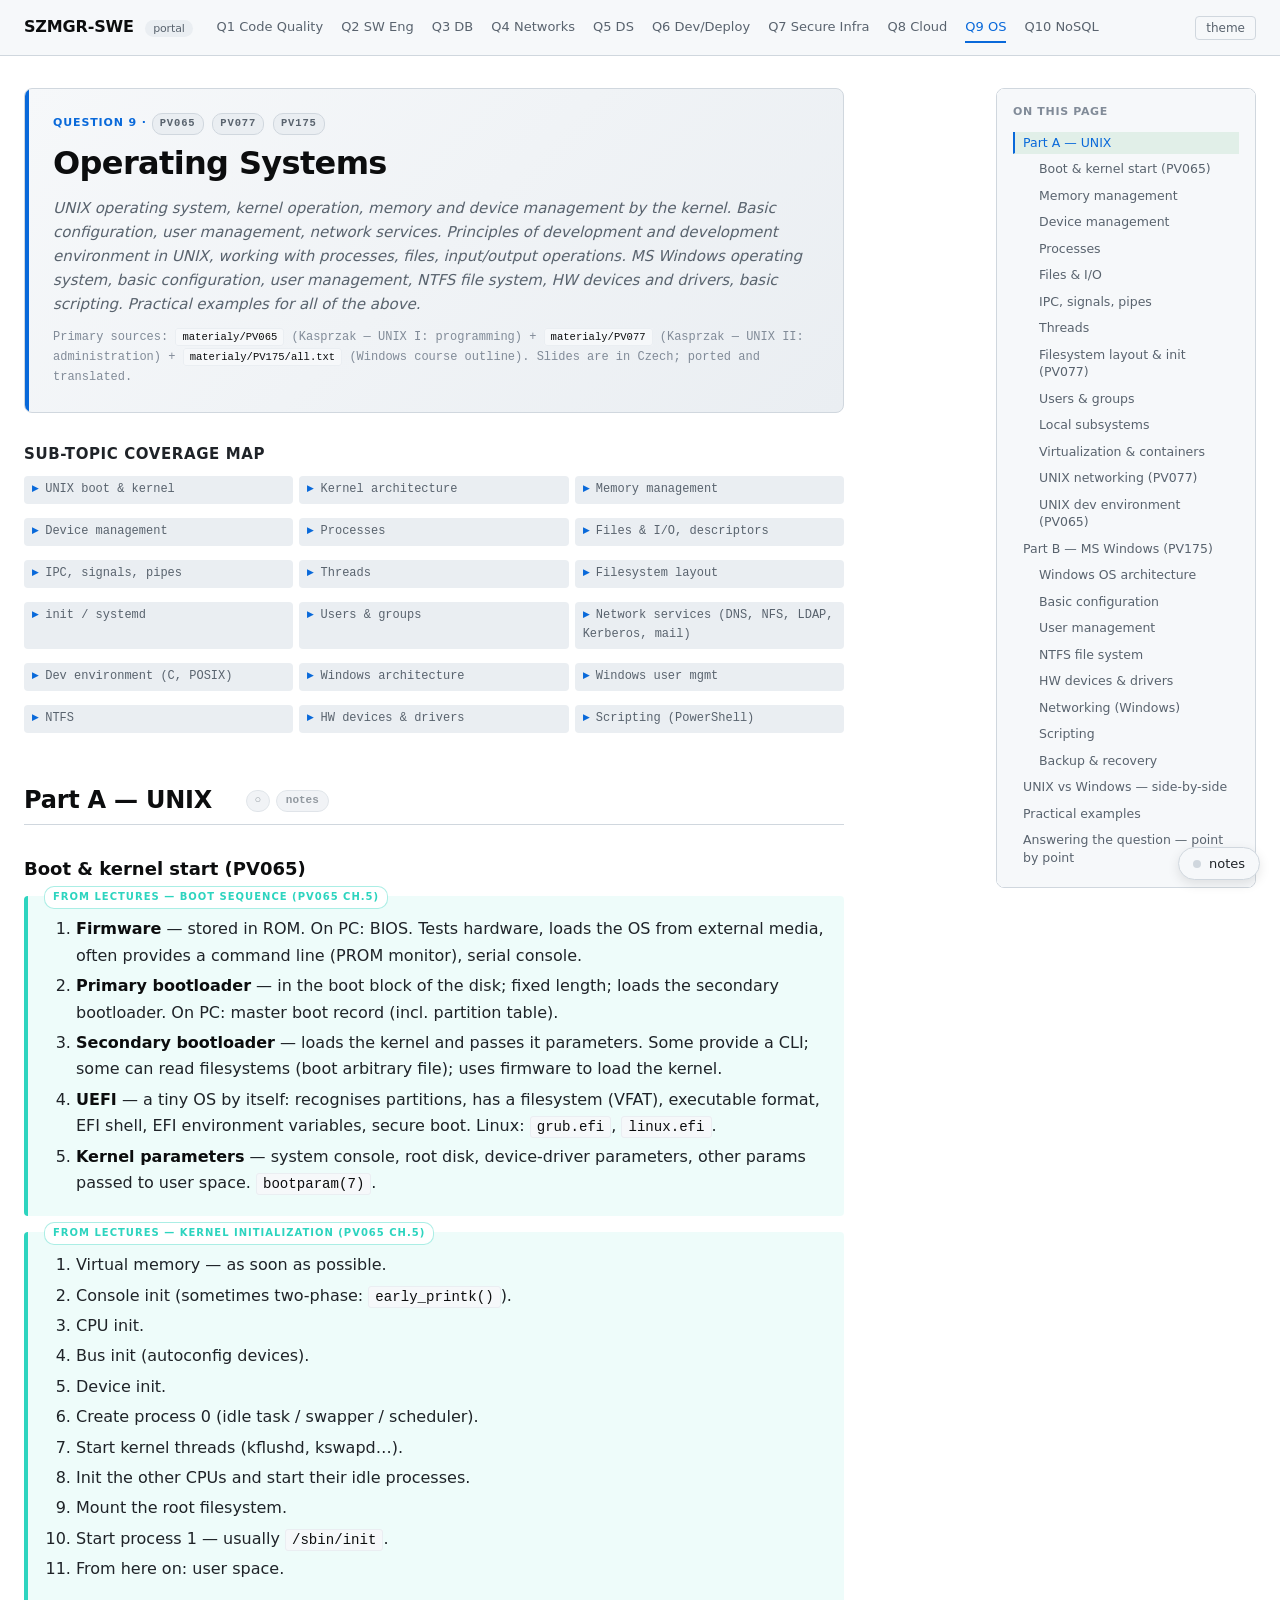
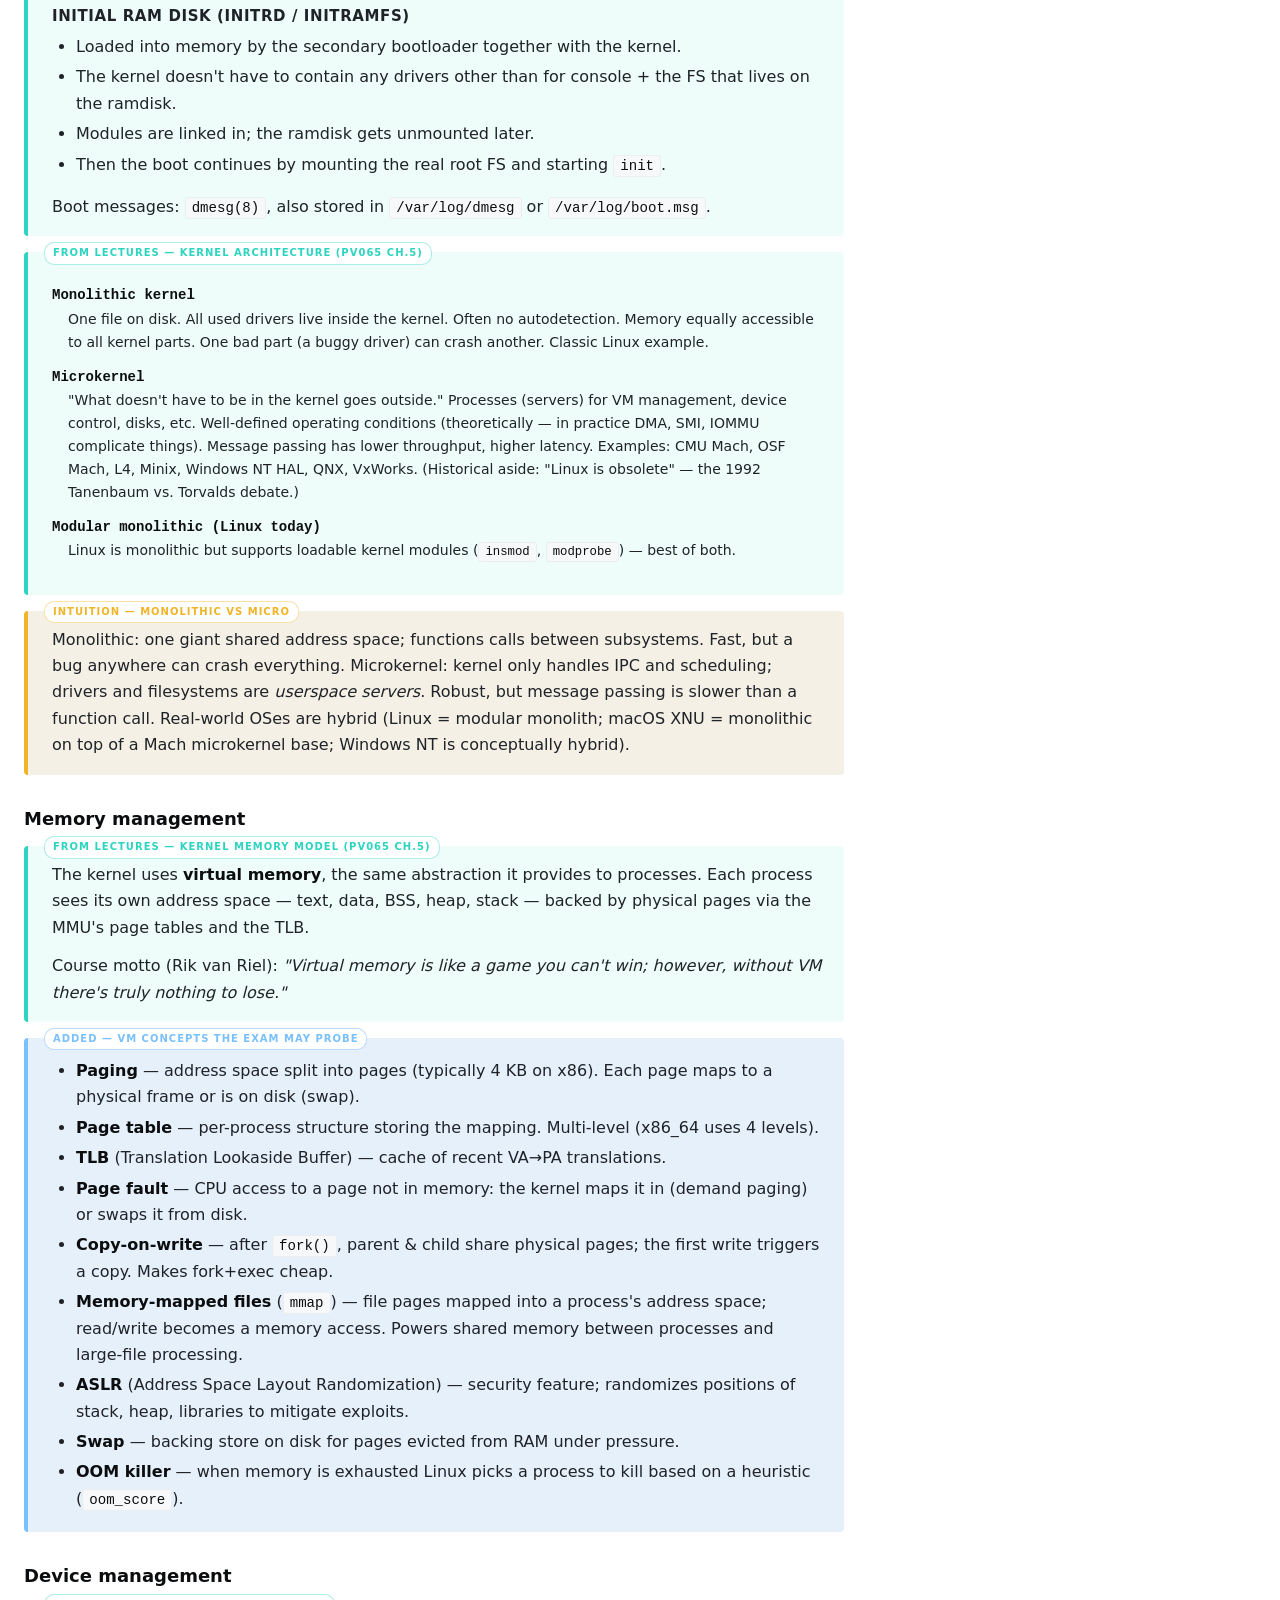
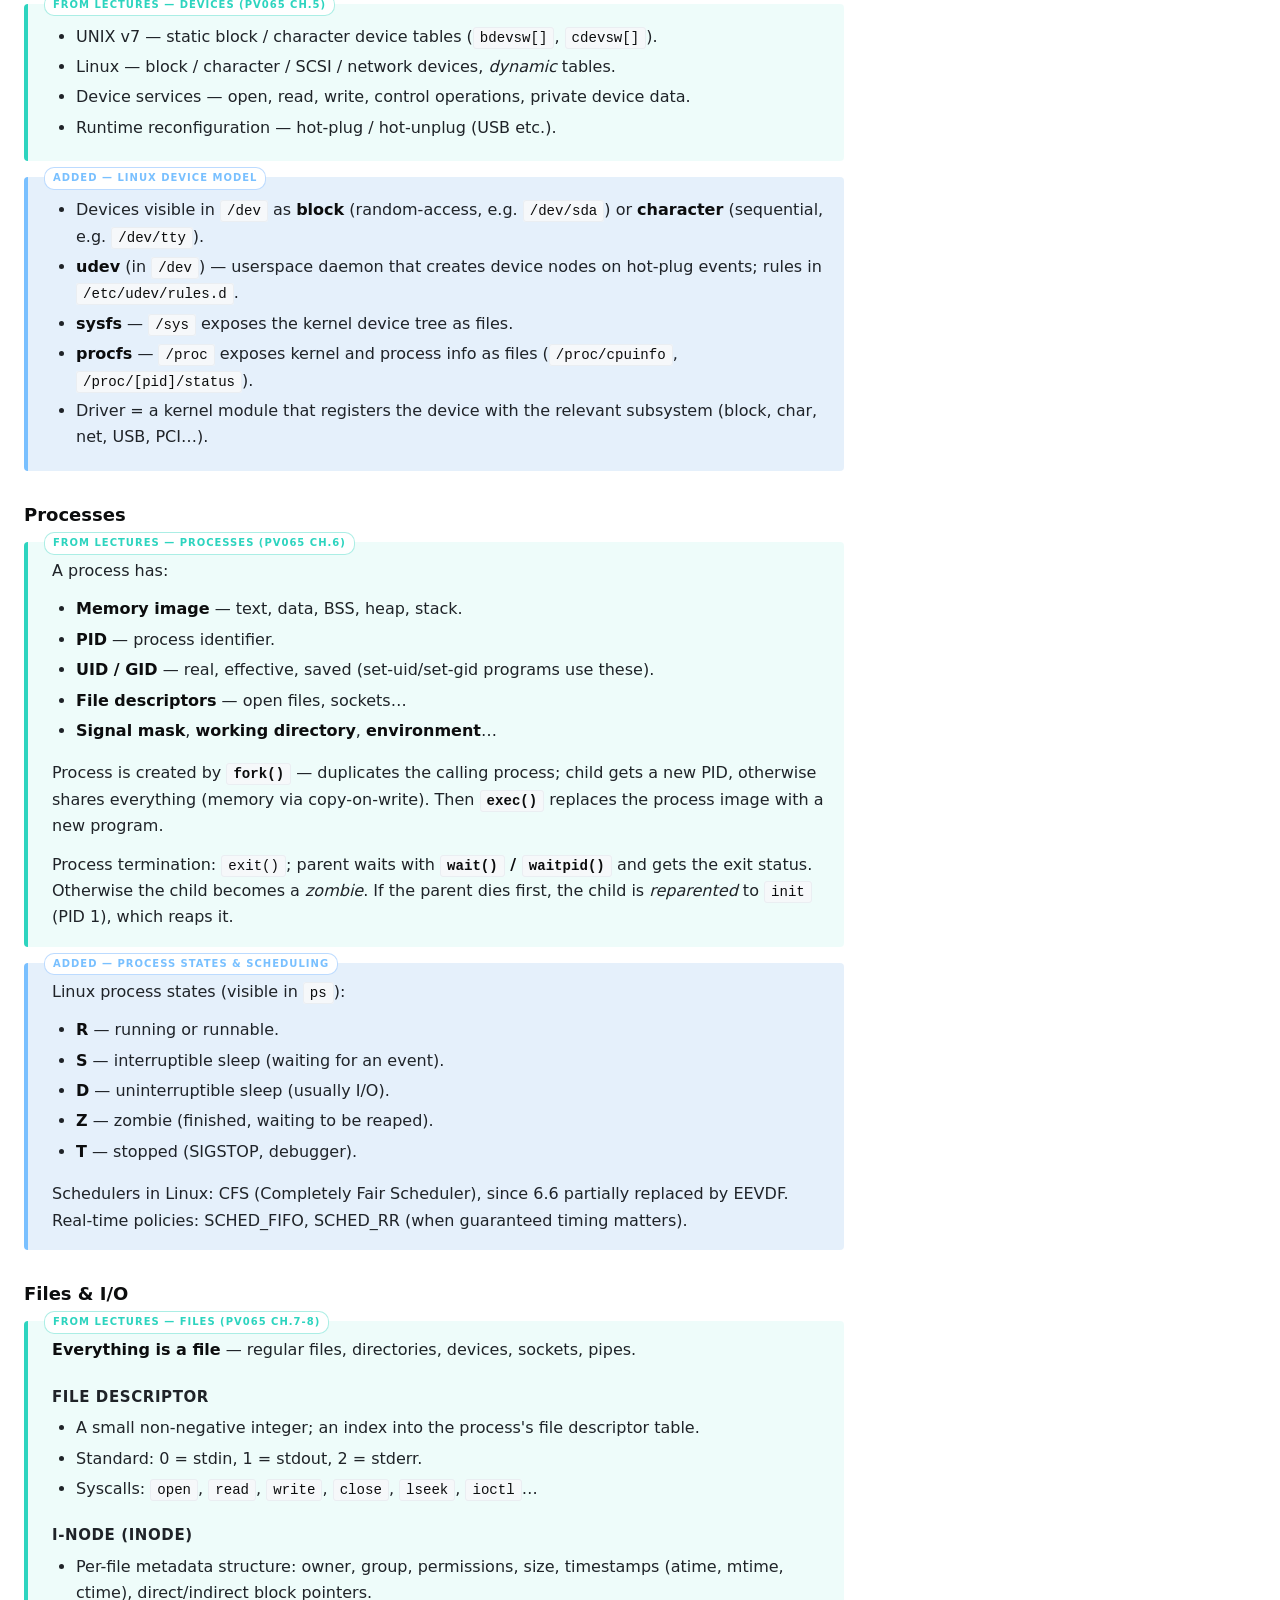
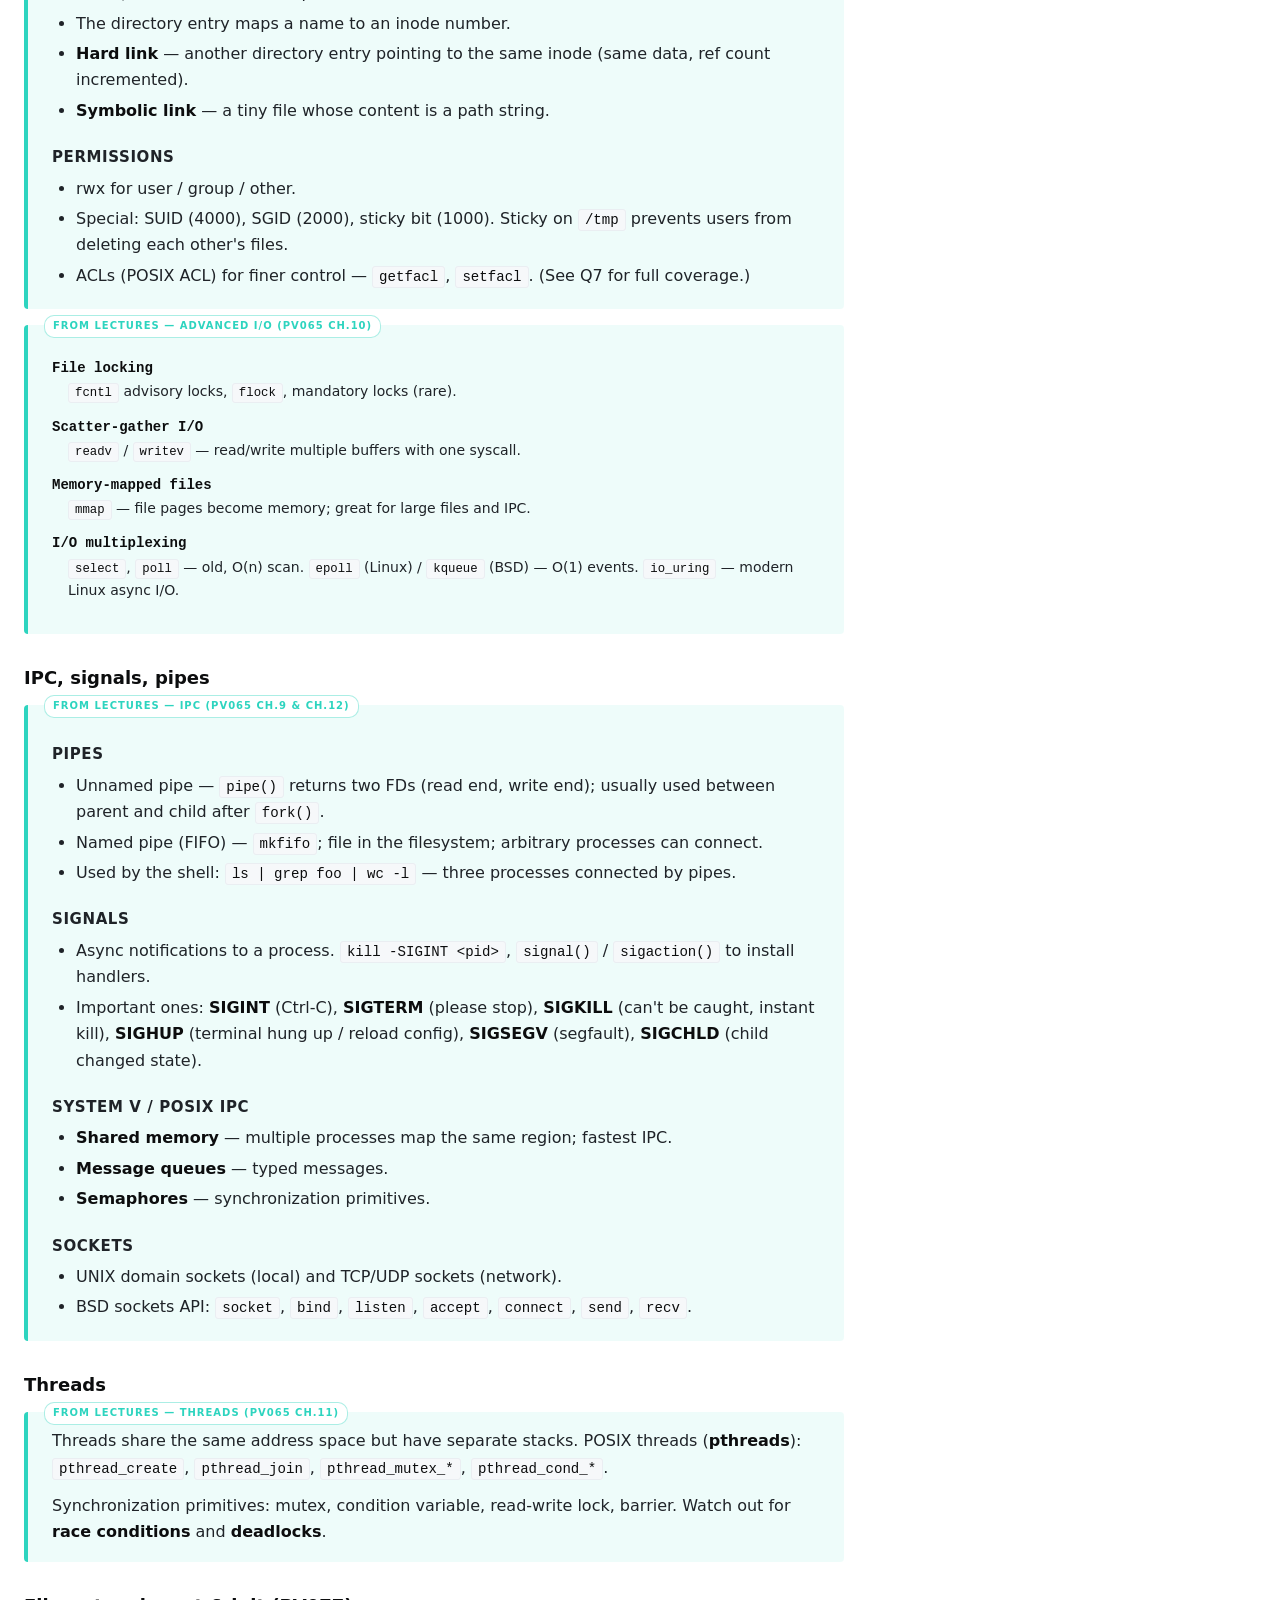
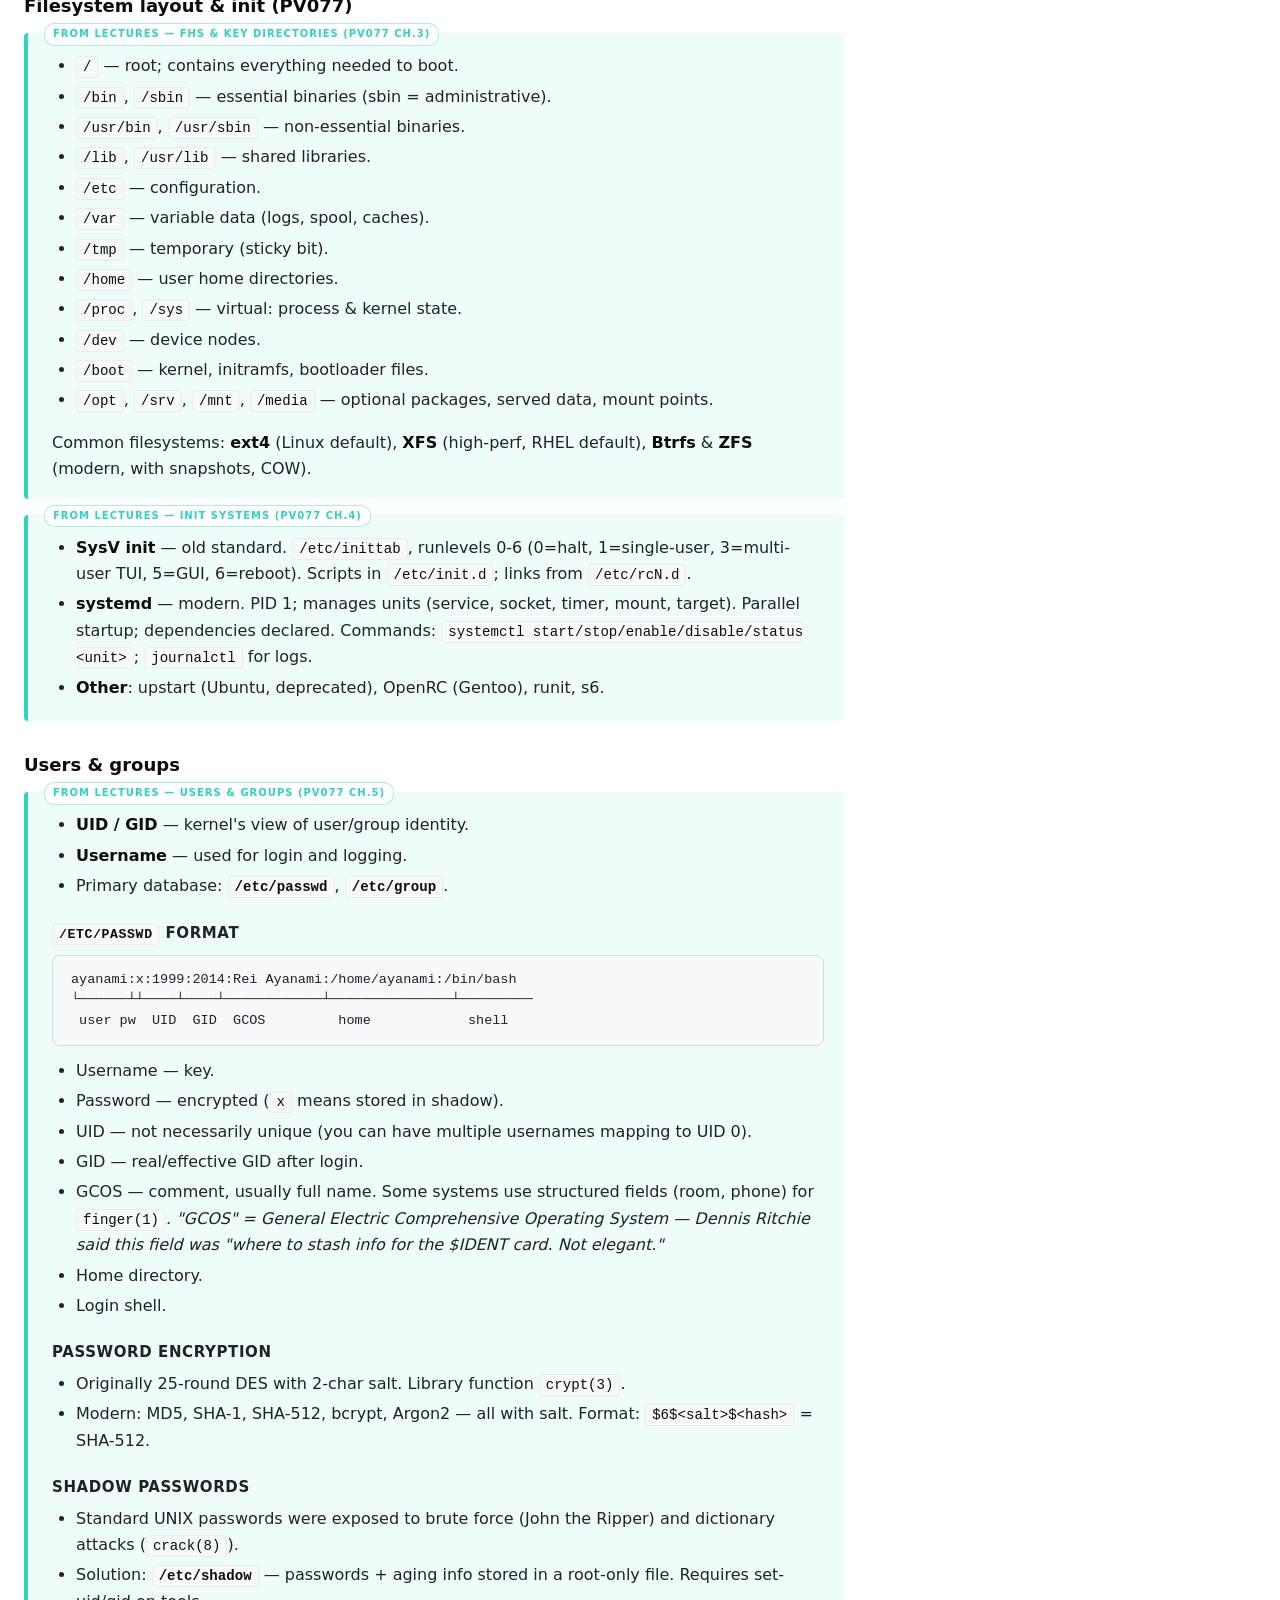
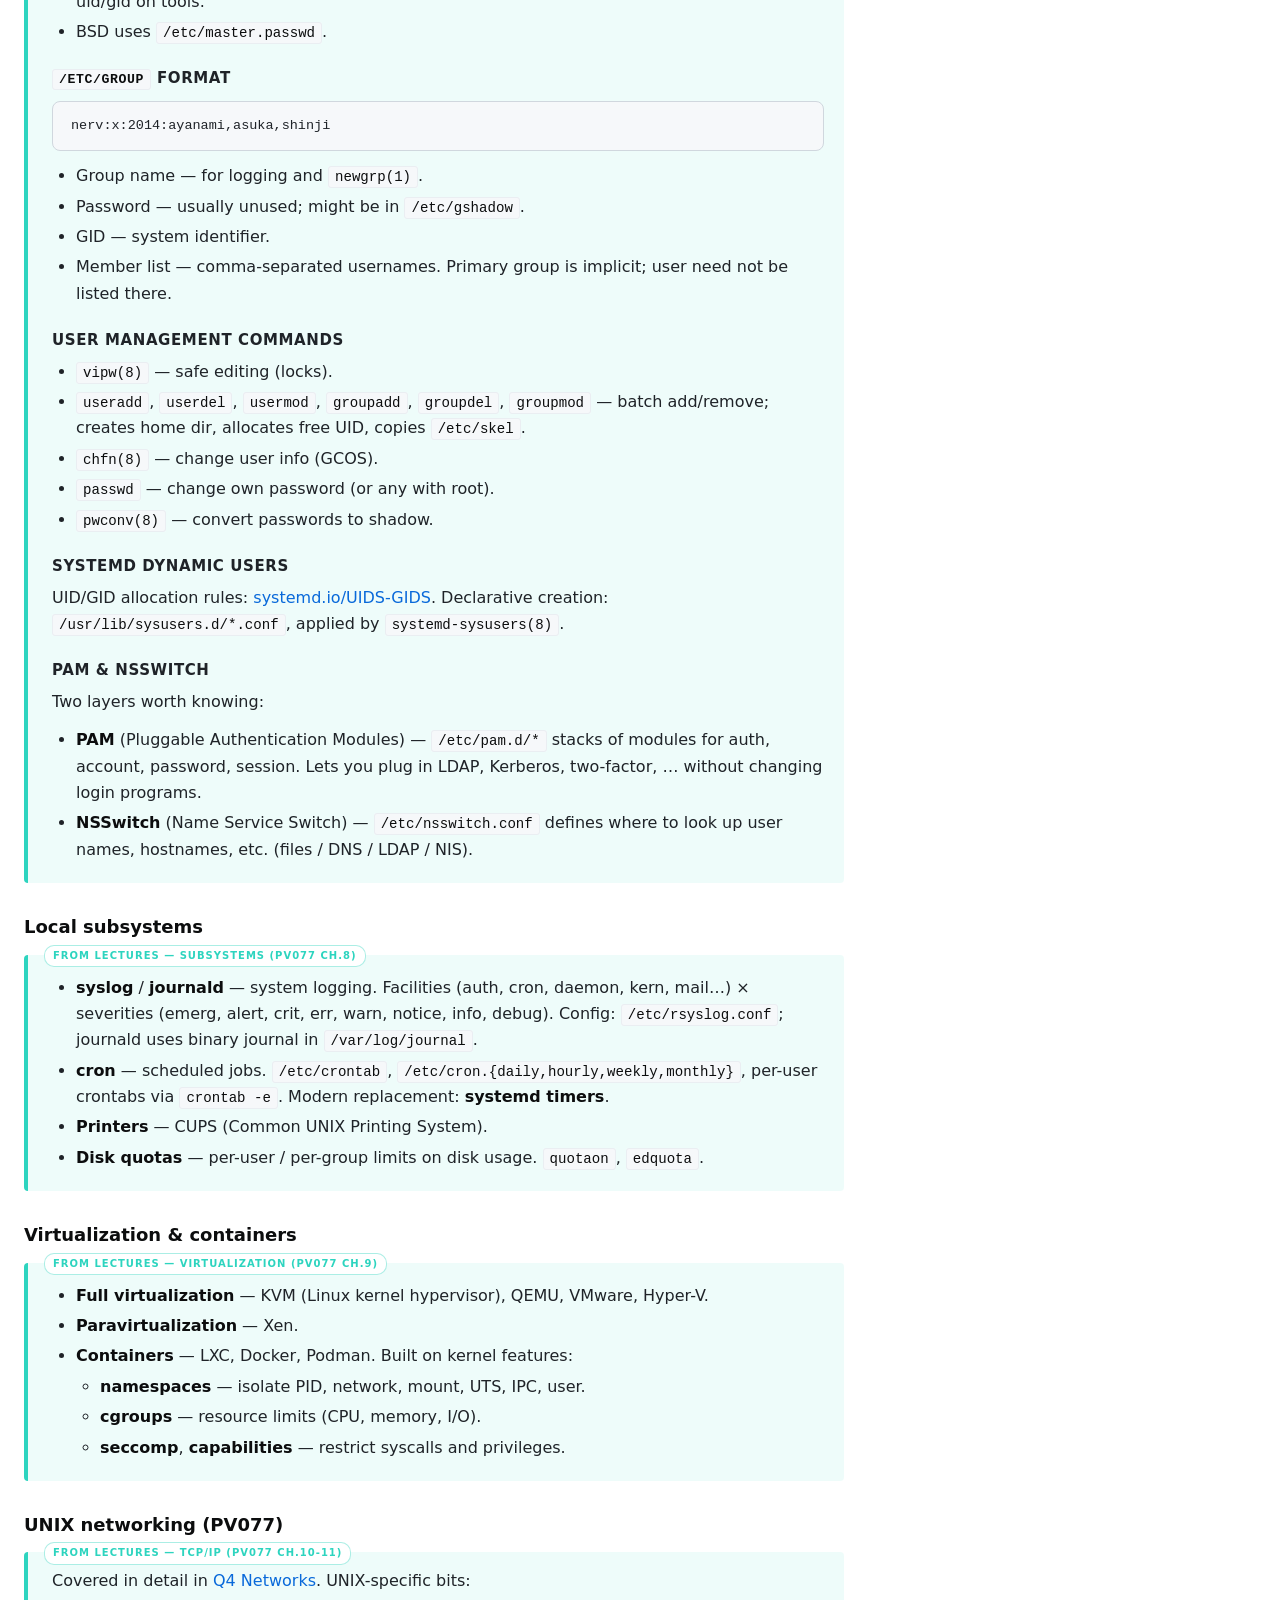
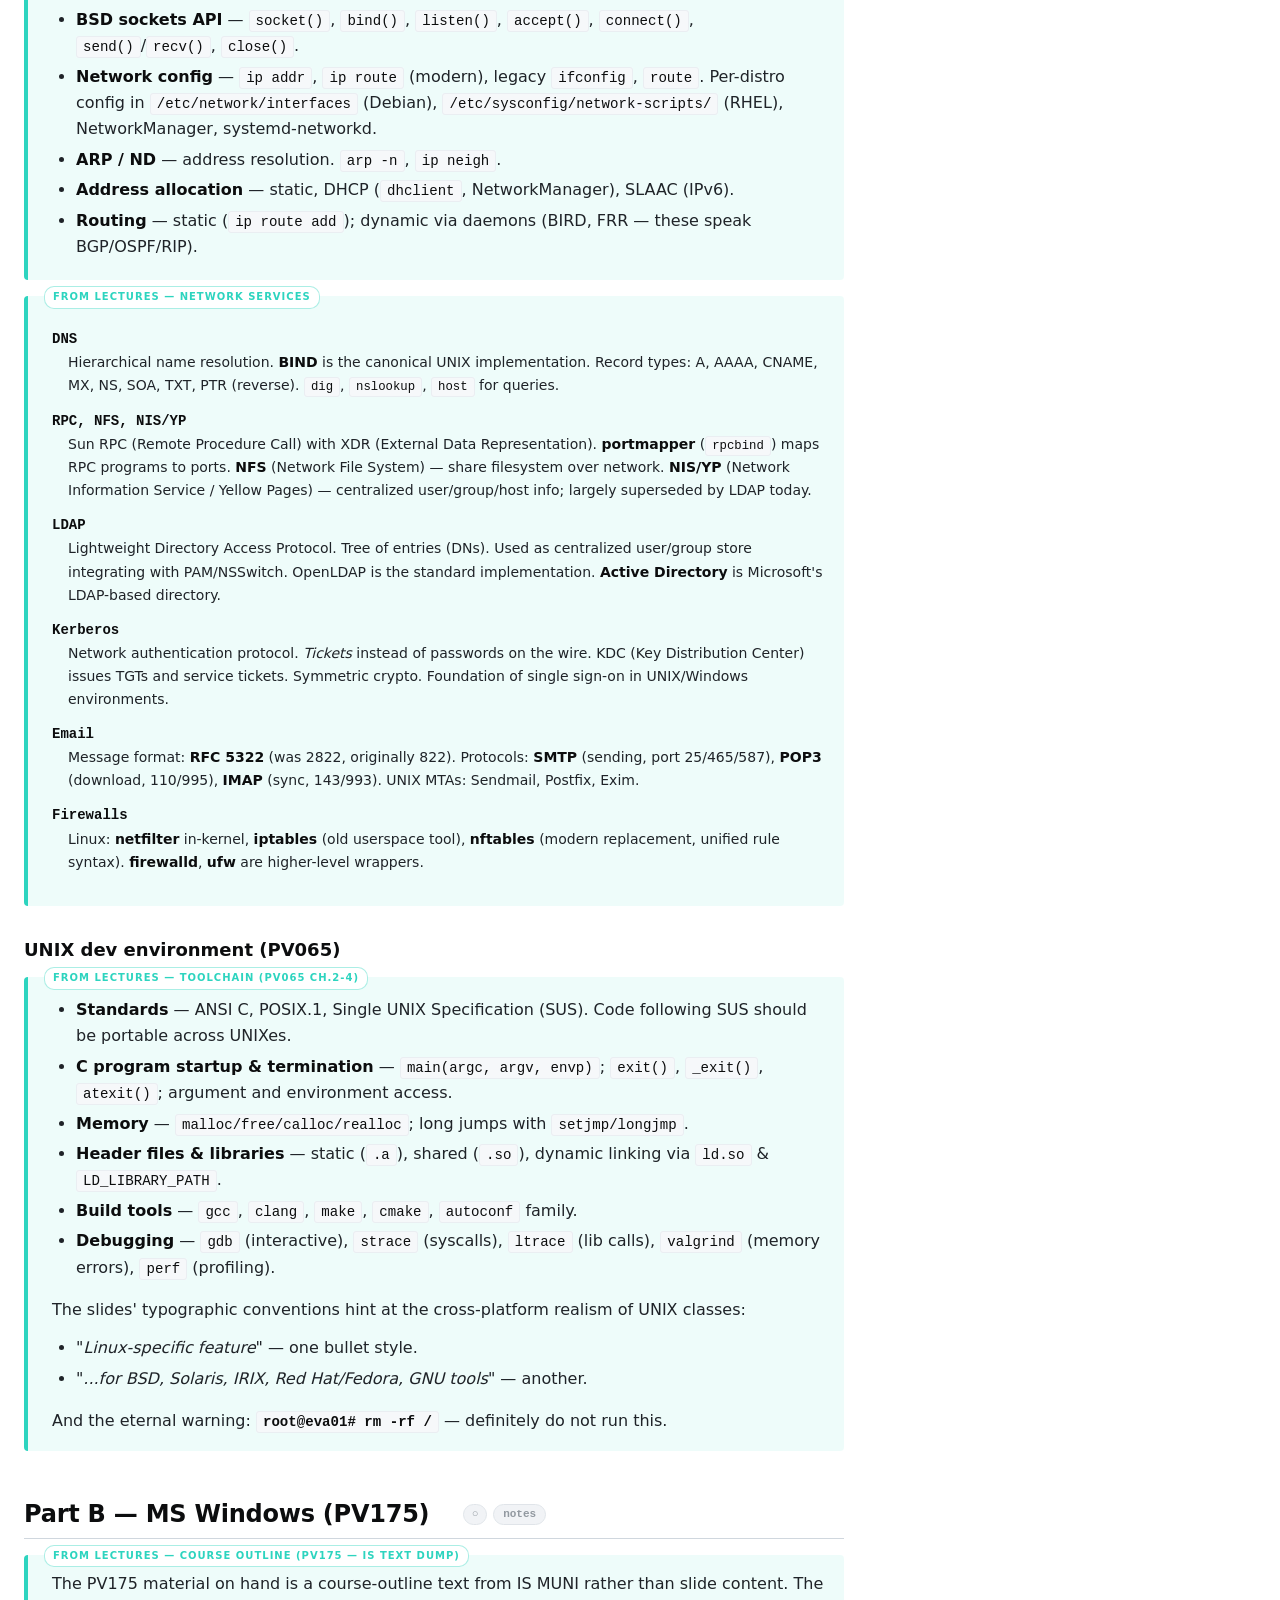
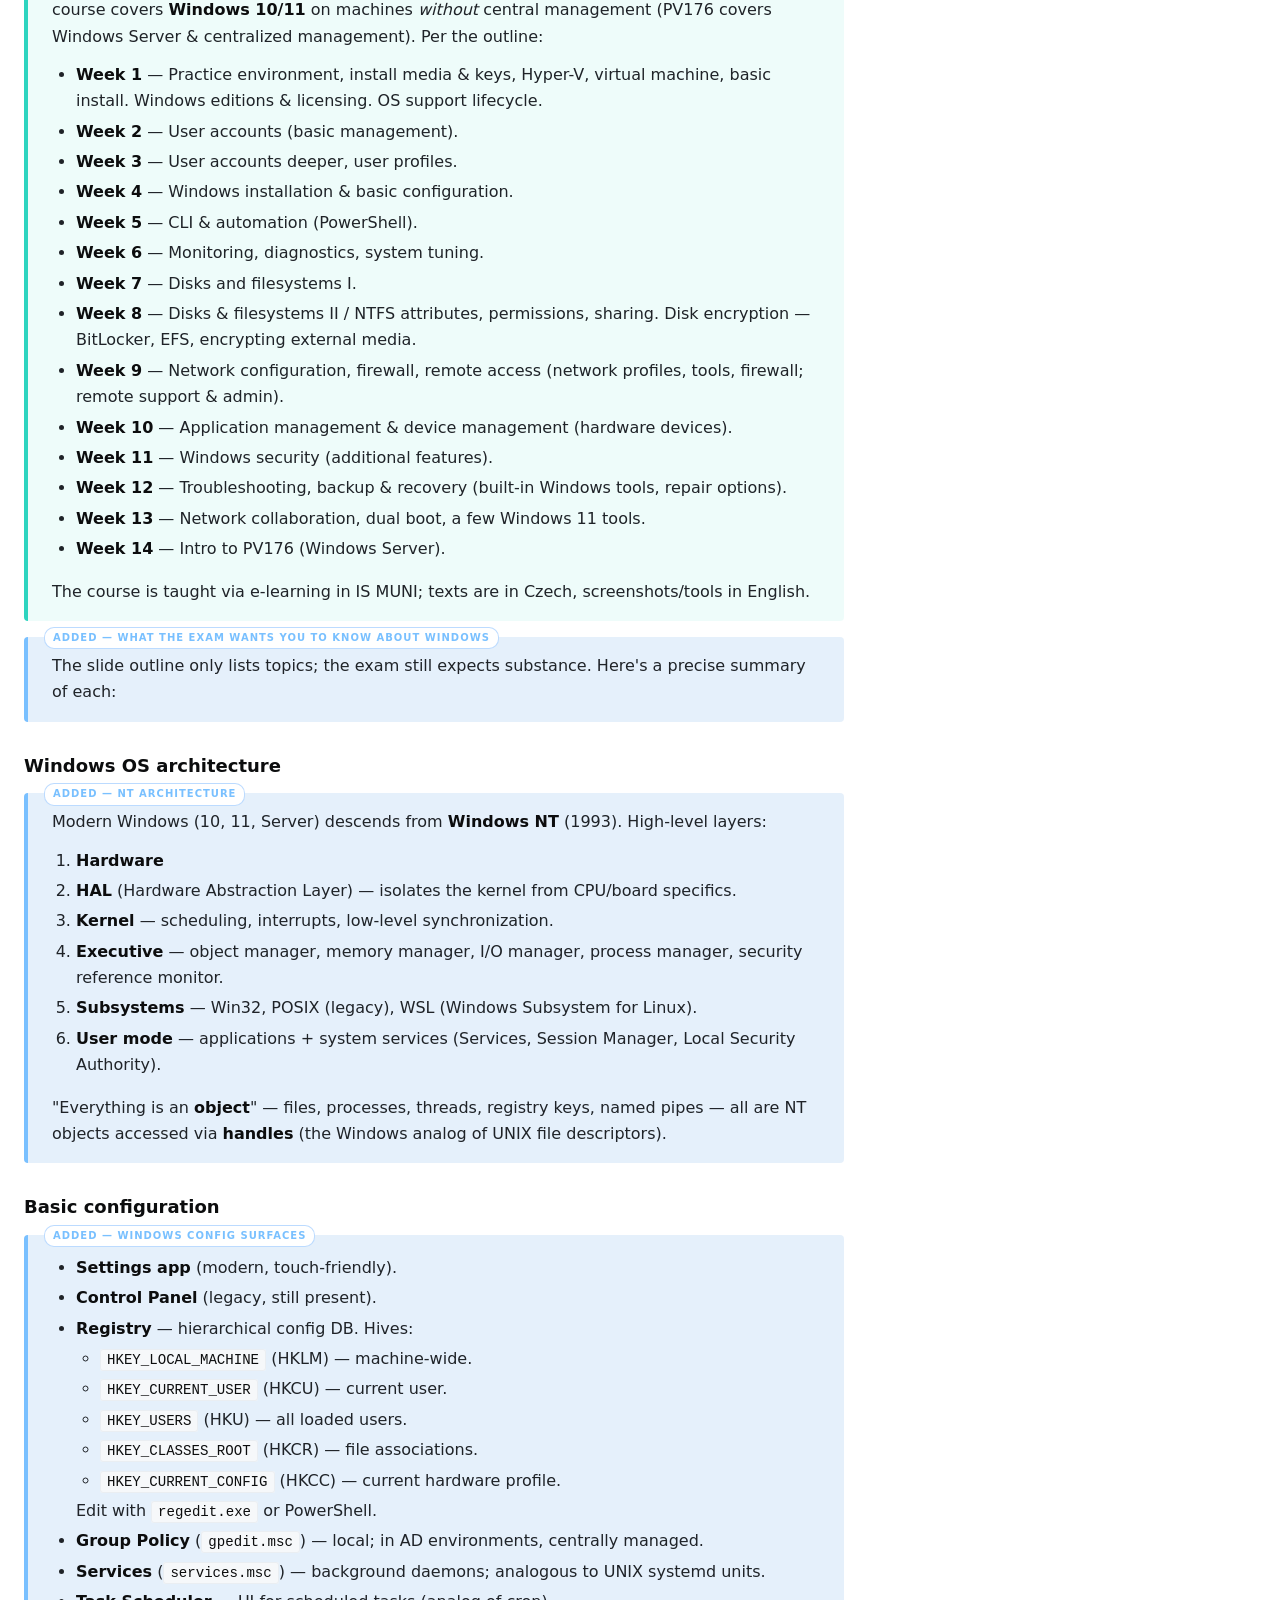
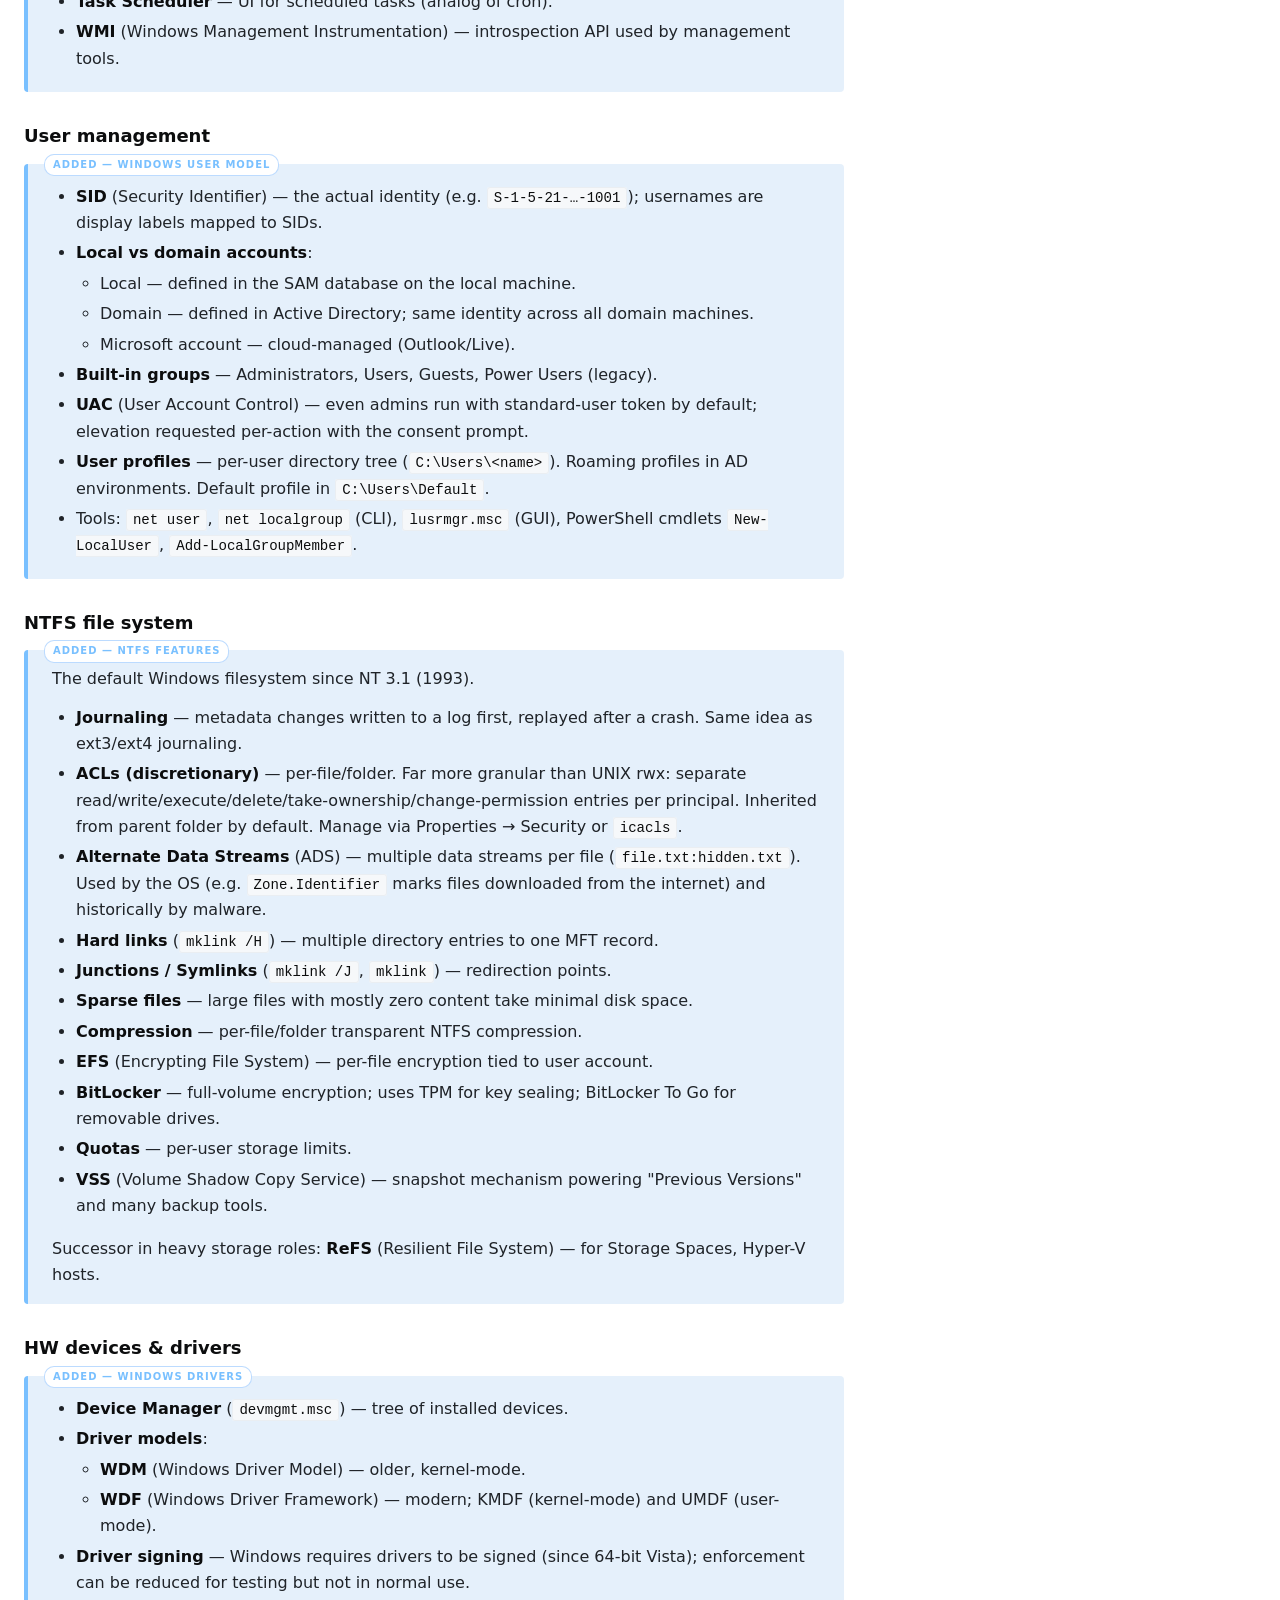
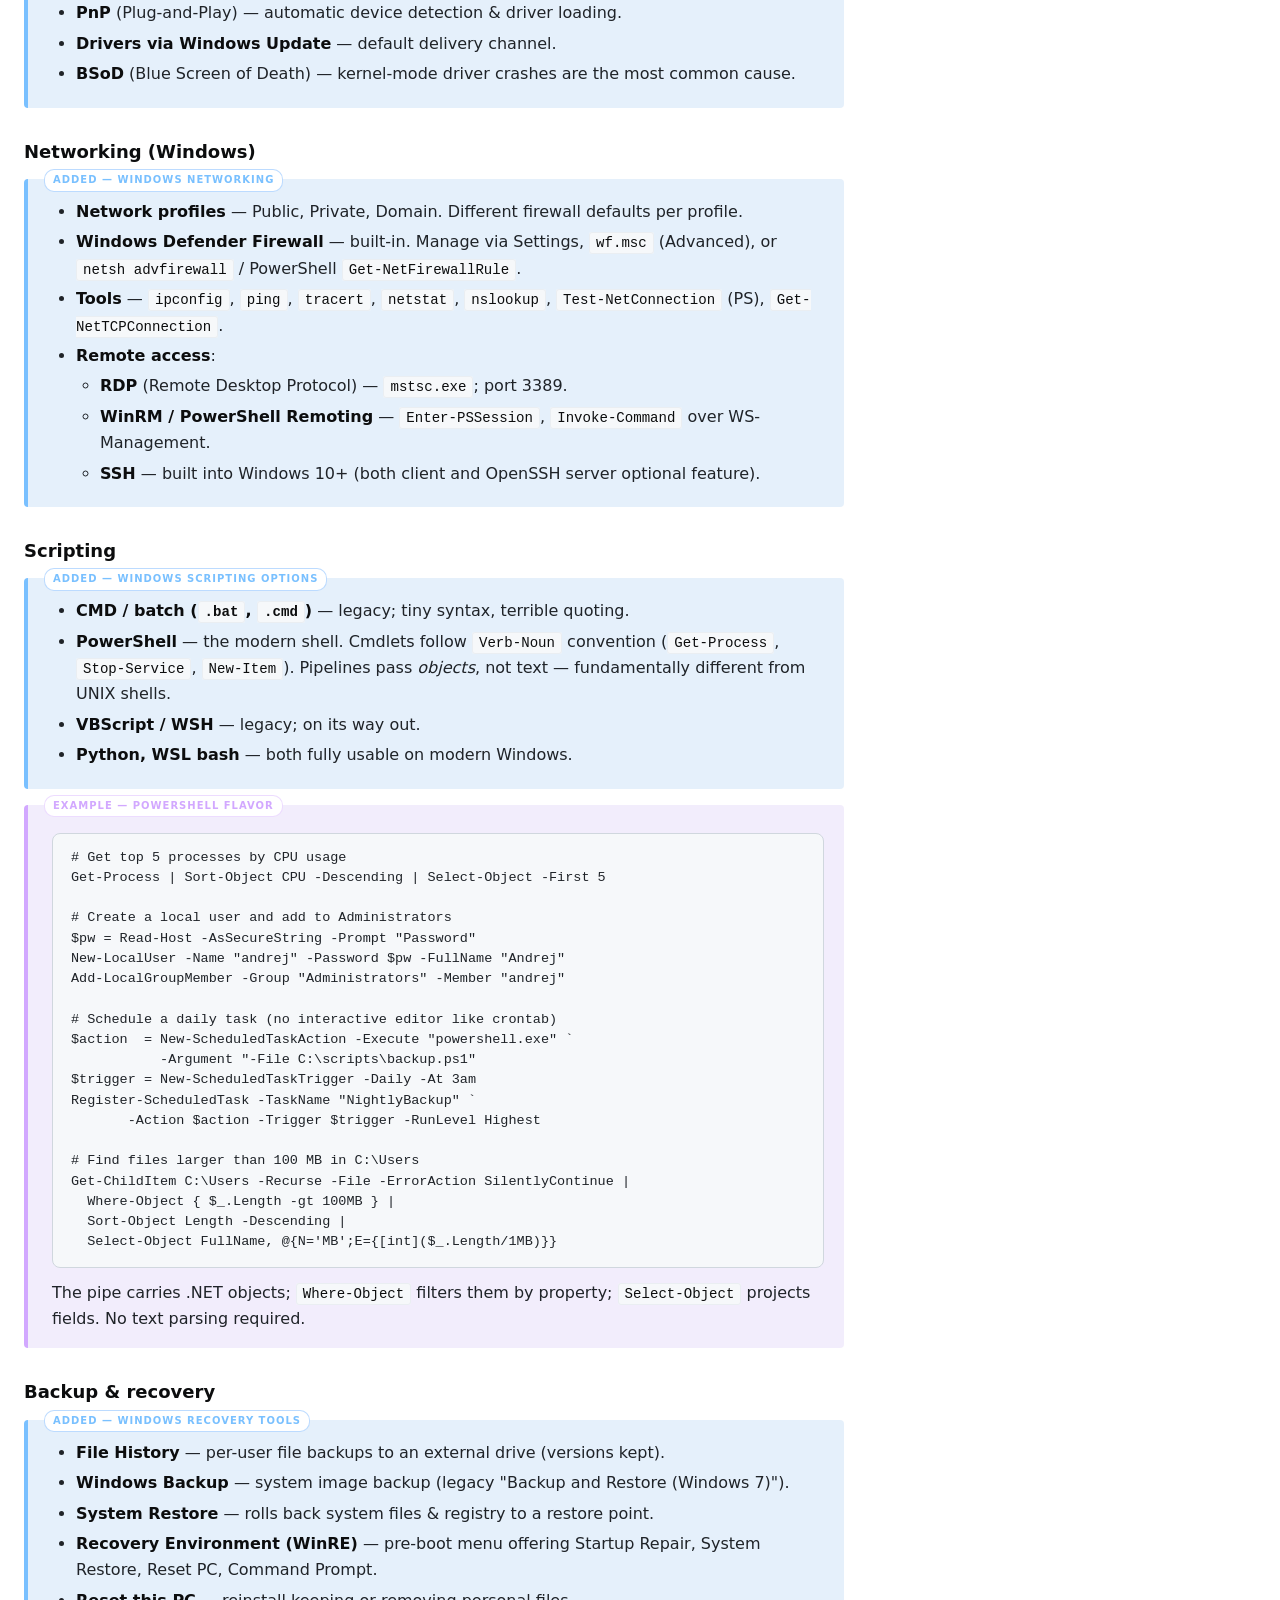
<file: 09-operating-systems.html>
<!doctype html>
<html lang="en">
<head>
  <meta charset="utf-8">
  <meta name="viewport" content="width=device-width, initial-scale=1">
  <title>Q9 Operating Systems — SZMGR-SWE Portal</title>
  <link rel="stylesheet" href="assets/style.css">
</head>
<body>

<header class="topnav">
  <div class="topnav-inner">
    <a href="index.html" class="brand">SZMGR-SWE <span class="brand-tag">portal</span></a>
    <nav>
      <a href="01-code-quality.html">Q1 Code Quality</a>
      <a href="02-software-engineering.html">Q2 SW Eng</a>
      <a href="03-databases.html">Q3 DB</a>
      <a href="04-networks.html">Q4 Networks</a>
      <a href="05-distributed-systems.html">Q5 DS</a>
      <a href="06-development-deployment.html">Q6 Dev/Deploy</a>
      <a href="07-secure-infrastructure.html">Q7 Secure Infra</a>
      <a href="08-cloud.html">Q8 Cloud</a>
      <a href="09-operating-systems.html">Q9 OS</a>
      <a href="10-nosql.html">Q10 NoSQL</a>
    </nav>
    <button class="theme-toggle" title="Toggle theme">theme</button>
  </div>
</header>

<div class="page">
<main>

<section class="q-hero">
  <div class="q-label">Question 9 &middot; <span class="course-code">PV065</span> <span class="course-code">PV077</span> <span class="course-code">PV175</span></div>
  <h1>Operating Systems</h1>
  <p class="q-text">
    UNIX operating system, kernel operation, memory and device management by the kernel.
    Basic configuration, user management, network services.
    Principles of development and development environment in UNIX, working with processes, files, input/output operations.
    MS Windows operating system, basic configuration, user management, NTFS file system, HW devices and drivers, basic scripting.
    Practical examples for all of the above.
  </p>
  <div class="q-source">Primary sources: <code>materialy/PV065</code> (Kasprzak — UNIX I: programming) + <code>materialy/PV077</code> (Kasprzak — UNIX II: administration) + <code>materialy/PV175/all.txt</code> (Windows course outline). Slides are in Czech; ported and translated.</div>
</section>

<h4>Sub-topic coverage map</h4>
<ul class="subtopic-list">
  <li>UNIX boot &amp; kernel</li>
  <li>Kernel architecture</li>
  <li>Memory management</li>
  <li>Device management</li>
  <li>Processes</li>
  <li>Files &amp; I/O, descriptors</li>
  <li>IPC, signals, pipes</li>
  <li>Threads</li>
  <li>Filesystem layout</li>
  <li>init / systemd</li>
  <li>Users &amp; groups</li>
  <li>Network services (DNS, NFS, LDAP, Kerberos, mail)</li>
  <li>Dev environment (C, POSIX)</li>
  <li>Windows architecture</li>
  <li>Windows user mgmt</li>
  <li>NTFS</li>
  <li>HW devices &amp; drivers</li>
  <li>Scripting (PowerShell)</li>
</ul>

<!-- ============================================ -->
<h2>Part A — UNIX</h2>

<h3>Boot &amp; kernel start (PV065)</h3>

<div class="block lectures">
  <span class="block-tag">FROM LECTURES — Boot sequence (PV065 Ch.5)</span>
  <ol>
    <li><strong>Firmware</strong> &mdash; stored in ROM. On PC: BIOS. Tests hardware, loads the OS from external media, often provides a command line (PROM monitor), serial console.</li>
    <li><strong>Primary bootloader</strong> &mdash; in the boot block of the disk; fixed length; loads the secondary bootloader. On PC: master boot record (incl. partition table).</li>
    <li><strong>Secondary bootloader</strong> &mdash; loads the kernel and passes it parameters. Some provide a CLI; some can read filesystems (boot arbitrary file); uses firmware to load the kernel.</li>
    <li><strong>UEFI</strong> &mdash; a tiny OS by itself: recognises partitions, has a filesystem (VFAT), executable format, EFI shell, EFI environment variables, secure boot. Linux: <code>grub.efi</code>, <code>linux.efi</code>.</li>
    <li><strong>Kernel parameters</strong> &mdash; system console, root disk, device-driver parameters, other params passed to user space. <code>bootparam(7)</code>.</li>
  </ol>
</div>

<div class="block lectures">
  <span class="block-tag">FROM LECTURES — Kernel initialization (PV065 Ch.5)</span>
  <ol>
    <li>Virtual memory &mdash; as soon as possible.</li>
    <li>Console init (sometimes two-phase: <code>early_printk()</code>).</li>
    <li>CPU init.</li>
    <li>Bus init (autoconfig devices).</li>
    <li>Device init.</li>
    <li>Create process 0 (idle task / swapper / scheduler).</li>
    <li>Start kernel threads (kflushd, kswapd&hellip;).</li>
    <li>Init the other CPUs and start their idle processes.</li>
    <li>Mount the root filesystem.</li>
    <li>Start process 1 — usually <code>/sbin/init</code>.</li>
    <li>From here on: user space.</li>
  </ol>
  <h4>Initial RAM disk (initrd / initramfs)</h4>
  <ul>
    <li>Loaded into memory by the secondary bootloader together with the kernel.</li>
    <li>The kernel doesn't have to contain any drivers other than for console + the FS that lives on the ramdisk.</li>
    <li>Modules are linked in; the ramdisk gets unmounted later.</li>
    <li>Then the boot continues by mounting the real root FS and starting <code>init</code>.</li>
  </ul>
  <p>Boot messages: <code>dmesg(8)</code>, also stored in <code>/var/log/dmesg</code> or <code>/var/log/boot.msg</code>.</p>
</div>

<div class="block lectures">
  <span class="block-tag">FROM LECTURES — Kernel architecture (PV065 Ch.5)</span>
  <dl class="def-list">
    <dt>Monolithic kernel</dt>
    <dd>One file on disk. All used drivers live inside the kernel. Often no autodetection. Memory equally accessible to all kernel parts. One bad part (a buggy driver) can crash another. Classic Linux example.</dd>
    <dt>Microkernel</dt>
    <dd>"What doesn't have to be in the kernel goes outside." Processes (servers) for VM management, device control, disks, etc. Well-defined operating conditions (theoretically — in practice DMA, SMI, IOMMU complicate things). Message passing has lower throughput, higher latency. Examples: CMU Mach, OSF Mach, L4, Minix, Windows NT HAL, QNX, VxWorks. (Historical aside: "Linux is obsolete" — the 1992 Tanenbaum vs. Torvalds debate.)</dd>
    <dt>Modular monolithic (Linux today)</dt>
    <dd>Linux is monolithic but supports loadable kernel modules (<code>insmod</code>, <code>modprobe</code>) — best of both.</dd>
  </dl>
</div>

<div class="block intuition">
  <span class="block-tag">INTUITION — monolithic vs micro</span>
  <p>Monolithic: one giant shared address space; functions calls between subsystems. Fast, but a bug anywhere can crash everything. Microkernel: kernel only handles IPC and scheduling; drivers and filesystems are <em>userspace servers</em>. Robust, but message passing is slower than a function call. Real-world OSes are hybrid (Linux = modular monolith; macOS XNU = monolithic on top of a Mach microkernel base; Windows NT is conceptually hybrid).</p>
</div>

<h3>Memory management</h3>

<div class="block lectures">
  <span class="block-tag">FROM LECTURES — Kernel memory model (PV065 Ch.5)</span>
  <p>The kernel uses <strong>virtual memory</strong>, the same abstraction it provides to processes. Each process sees its own address space — text, data, BSS, heap, stack — backed by physical pages via the MMU's page tables and the TLB.</p>
  <p>Course motto (Rik van Riel): <em>"Virtual memory is like a game you can't win; however, without VM there's truly nothing to lose."</em></p>
</div>

<div class="block added">
  <span class="block-tag">ADDED — VM concepts the exam may probe</span>
  <ul>
    <li><strong>Paging</strong> &mdash; address space split into pages (typically 4 KB on x86). Each page maps to a physical frame or is on disk (swap).</li>
    <li><strong>Page table</strong> &mdash; per-process structure storing the mapping. Multi-level (x86_64 uses 4 levels).</li>
    <li><strong>TLB</strong> (Translation Lookaside Buffer) &mdash; cache of recent VA→PA translations.</li>
    <li><strong>Page fault</strong> &mdash; CPU access to a page not in memory: the kernel maps it in (demand paging) or swaps it from disk.</li>
    <li><strong>Copy-on-write</strong> &mdash; after <code>fork()</code>, parent &amp; child share physical pages; the first write triggers a copy. Makes fork+exec cheap.</li>
    <li><strong>Memory-mapped files</strong> (<code>mmap</code>) &mdash; file pages mapped into a process's address space; read/write becomes a memory access. Powers shared memory between processes and large-file processing.</li>
    <li><strong>ASLR</strong> (Address Space Layout Randomization) &mdash; security feature; randomizes positions of stack, heap, libraries to mitigate exploits.</li>
    <li><strong>Swap</strong> &mdash; backing store on disk for pages evicted from RAM under pressure.</li>
    <li><strong>OOM killer</strong> &mdash; when memory is exhausted Linux picks a process to kill based on a heuristic (<code>oom_score</code>).</li>
  </ul>
</div>

<h3>Device management</h3>

<div class="block lectures">
  <span class="block-tag">FROM LECTURES — Devices (PV065 Ch.5)</span>
  <ul>
    <li>UNIX v7 &mdash; static block / character device tables (<code>bdevsw[]</code>, <code>cdevsw[]</code>).</li>
    <li>Linux &mdash; block / character / SCSI / network devices, <em>dynamic</em> tables.</li>
    <li>Device services &mdash; open, read, write, control operations, private device data.</li>
    <li>Runtime reconfiguration &mdash; hot-plug / hot-unplug (USB etc.).</li>
  </ul>
</div>

<div class="block added">
  <span class="block-tag">ADDED — Linux device model</span>
  <ul>
    <li>Devices visible in <code>/dev</code> as <strong>block</strong> (random-access, e.g. <code>/dev/sda</code>) or <strong>character</strong> (sequential, e.g. <code>/dev/tty</code>).</li>
    <li><strong>udev</strong> (in <code>/dev</code>) — userspace daemon that creates device nodes on hot-plug events; rules in <code>/etc/udev/rules.d</code>.</li>
    <li><strong>sysfs</strong> &mdash; <code>/sys</code> exposes the kernel device tree as files.</li>
    <li><strong>procfs</strong> &mdash; <code>/proc</code> exposes kernel and process info as files (<code>/proc/cpuinfo</code>, <code>/proc/[pid]/status</code>).</li>
    <li>Driver = a kernel module that registers the device with the relevant subsystem (block, char, net, USB, PCI&hellip;).</li>
  </ul>
</div>

<h3>Processes</h3>

<div class="block lectures">
  <span class="block-tag">FROM LECTURES — Processes (PV065 Ch.6)</span>
  <p>A process has:</p>
  <ul>
    <li><strong>Memory image</strong> &mdash; text, data, BSS, heap, stack.</li>
    <li><strong>PID</strong> &mdash; process identifier.</li>
    <li><strong>UID / GID</strong> &mdash; real, effective, saved (set-uid/set-gid programs use these).</li>
    <li><strong>File descriptors</strong> — open files, sockets&hellip;</li>
    <li><strong>Signal mask</strong>, <strong>working directory</strong>, <strong>environment</strong>&hellip;</li>
  </ul>
  <p>Process is created by <strong><code>fork()</code></strong> &mdash; duplicates the calling process; child gets a new PID, otherwise shares everything (memory via copy-on-write). Then <strong><code>exec()</code></strong> replaces the process image with a new program.</p>
  <p>Process termination: <code>exit()</code>; parent waits with <strong><code>wait()</code> / <code>waitpid()</code></strong> and gets the exit status. Otherwise the child becomes a <em>zombie</em>. If the parent dies first, the child is <em>reparented</em> to <code>init</code> (PID 1), which reaps it.</p>
</div>

<div class="block added">
  <span class="block-tag">ADDED — process states &amp; scheduling</span>
  <p>Linux process states (visible in <code>ps</code>):</p>
  <ul>
    <li><strong>R</strong> &mdash; running or runnable.</li>
    <li><strong>S</strong> &mdash; interruptible sleep (waiting for an event).</li>
    <li><strong>D</strong> &mdash; uninterruptible sleep (usually I/O).</li>
    <li><strong>Z</strong> &mdash; zombie (finished, waiting to be reaped).</li>
    <li><strong>T</strong> &mdash; stopped (SIGSTOP, debugger).</li>
  </ul>
  <p>Schedulers in Linux: CFS (Completely Fair Scheduler), since 6.6 partially replaced by EEVDF. Real-time policies: SCHED_FIFO, SCHED_RR (when guaranteed timing matters).</p>
</div>

<h3>Files &amp; I/O</h3>

<div class="block lectures">
  <span class="block-tag">FROM LECTURES — Files (PV065 Ch.7-8)</span>
  <p><strong>Everything is a file</strong> &mdash; regular files, directories, devices, sockets, pipes.</p>
  <h4>File descriptor</h4>
  <ul>
    <li>A small non-negative integer; an index into the process's file descriptor table.</li>
    <li>Standard: 0 = stdin, 1 = stdout, 2 = stderr.</li>
    <li>Syscalls: <code>open</code>, <code>read</code>, <code>write</code>, <code>close</code>, <code>lseek</code>, <code>ioctl</code>&hellip;</li>
  </ul>
  <h4>i-node (inode)</h4>
  <ul>
    <li>Per-file metadata structure: owner, group, permissions, size, timestamps (atime, mtime, ctime), direct/indirect block pointers.</li>
    <li>The directory entry maps a name to an inode number.</li>
    <li><strong>Hard link</strong> &mdash; another directory entry pointing to the same inode (same data, ref count incremented).</li>
    <li><strong>Symbolic link</strong> &mdash; a tiny file whose content is a path string.</li>
  </ul>
  <h4>Permissions</h4>
  <ul>
    <li>rwx for user / group / other.</li>
    <li>Special: SUID (4000), SGID (2000), sticky bit (1000). Sticky on <code>/tmp</code> prevents users from deleting each other's files.</li>
    <li>ACLs (POSIX ACL) for finer control &mdash; <code>getfacl</code>, <code>setfacl</code>. (See Q7 for full coverage.)</li>
  </ul>
</div>

<div class="block lectures">
  <span class="block-tag">FROM LECTURES — Advanced I/O (PV065 Ch.10)</span>
  <dl class="def-list">
    <dt>File locking</dt>
    <dd><code>fcntl</code> advisory locks, <code>flock</code>, mandatory locks (rare).</dd>
    <dt>Scatter-gather I/O</dt>
    <dd><code>readv</code> / <code>writev</code> — read/write multiple buffers with one syscall.</dd>
    <dt>Memory-mapped files</dt>
    <dd><code>mmap</code> — file pages become memory; great for large files and IPC.</dd>
    <dt>I/O multiplexing</dt>
    <dd><code>select</code>, <code>poll</code> — old, O(n) scan. <code>epoll</code> (Linux) / <code>kqueue</code> (BSD) — O(1) events. <code>io_uring</code> — modern Linux async I/O.</dd>
  </dl>
</div>

<h3>IPC, signals, pipes</h3>

<div class="block lectures">
  <span class="block-tag">FROM LECTURES — IPC (PV065 Ch.9 &amp; Ch.12)</span>
  <h4>Pipes</h4>
  <ul>
    <li>Unnamed pipe &mdash; <code>pipe()</code> returns two FDs (read end, write end); usually used between parent and child after <code>fork()</code>.</li>
    <li>Named pipe (FIFO) &mdash; <code>mkfifo</code>; file in the filesystem; arbitrary processes can connect.</li>
    <li>Used by the shell: <code>ls | grep foo | wc -l</code> — three processes connected by pipes.</li>
  </ul>
  <h4>Signals</h4>
  <ul>
    <li>Async notifications to a process. <code>kill -SIGINT &lt;pid&gt;</code>, <code>signal()</code> / <code>sigaction()</code> to install handlers.</li>
    <li>Important ones: <strong>SIGINT</strong> (Ctrl-C), <strong>SIGTERM</strong> (please stop), <strong>SIGKILL</strong> (can't be caught, instant kill), <strong>SIGHUP</strong> (terminal hung up / reload config), <strong>SIGSEGV</strong> (segfault), <strong>SIGCHLD</strong> (child changed state).</li>
  </ul>
  <h4>System V / POSIX IPC</h4>
  <ul>
    <li><strong>Shared memory</strong> &mdash; multiple processes map the same region; fastest IPC.</li>
    <li><strong>Message queues</strong> &mdash; typed messages.</li>
    <li><strong>Semaphores</strong> &mdash; synchronization primitives.</li>
  </ul>
  <h4>Sockets</h4>
  <ul>
    <li>UNIX domain sockets (local) and TCP/UDP sockets (network).</li>
    <li>BSD sockets API: <code>socket</code>, <code>bind</code>, <code>listen</code>, <code>accept</code>, <code>connect</code>, <code>send</code>, <code>recv</code>.</li>
  </ul>
</div>

<h3>Threads</h3>

<div class="block lectures">
  <span class="block-tag">FROM LECTURES — Threads (PV065 Ch.11)</span>
  <p>Threads share the same address space but have separate stacks. POSIX threads (<strong>pthreads</strong>): <code>pthread_create</code>, <code>pthread_join</code>, <code>pthread_mutex_*</code>, <code>pthread_cond_*</code>.</p>
  <p>Synchronization primitives: mutex, condition variable, read-write lock, barrier. Watch out for <strong>race conditions</strong> and <strong>deadlocks</strong>.</p>
</div>

<h3>Filesystem layout &amp; init (PV077)</h3>

<div class="block lectures">
  <span class="block-tag">FROM LECTURES — FHS &amp; key directories (PV077 Ch.3)</span>
  <ul>
    <li><code>/</code> &mdash; root; contains everything needed to boot.</li>
    <li><code>/bin</code>, <code>/sbin</code> &mdash; essential binaries (sbin = administrative).</li>
    <li><code>/usr/bin</code>, <code>/usr/sbin</code> &mdash; non-essential binaries.</li>
    <li><code>/lib</code>, <code>/usr/lib</code> &mdash; shared libraries.</li>
    <li><code>/etc</code> &mdash; configuration.</li>
    <li><code>/var</code> &mdash; variable data (logs, spool, caches).</li>
    <li><code>/tmp</code> &mdash; temporary (sticky bit).</li>
    <li><code>/home</code> &mdash; user home directories.</li>
    <li><code>/proc</code>, <code>/sys</code> &mdash; virtual: process &amp; kernel state.</li>
    <li><code>/dev</code> &mdash; device nodes.</li>
    <li><code>/boot</code> &mdash; kernel, initramfs, bootloader files.</li>
    <li><code>/opt</code>, <code>/srv</code>, <code>/mnt</code>, <code>/media</code> &mdash; optional packages, served data, mount points.</li>
  </ul>
  <p>Common filesystems: <strong>ext4</strong> (Linux default), <strong>XFS</strong> (high-perf, RHEL default), <strong>Btrfs</strong> &amp; <strong>ZFS</strong> (modern, with snapshots, COW).</p>
</div>

<div class="block lectures">
  <span class="block-tag">FROM LECTURES — init systems (PV077 Ch.4)</span>
  <ul>
    <li><strong>SysV init</strong> &mdash; old standard. <code>/etc/inittab</code>, runlevels 0-6 (0=halt, 1=single-user, 3=multi-user TUI, 5=GUI, 6=reboot). Scripts in <code>/etc/init.d</code>; links from <code>/etc/rcN.d</code>.</li>
    <li><strong>systemd</strong> &mdash; modern. PID 1; manages units (service, socket, timer, mount, target). Parallel startup; dependencies declared. Commands: <code>systemctl start/stop/enable/disable/status &lt;unit&gt;</code>; <code>journalctl</code> for logs.</li>
    <li><strong>Other</strong>: upstart (Ubuntu, deprecated), OpenRC (Gentoo), runit, s6.</li>
  </ul>
</div>

<h3>Users &amp; groups</h3>

<div class="block lectures">
  <span class="block-tag">FROM LECTURES — Users &amp; groups (PV077 Ch.5)</span>
  <ul>
    <li><strong>UID / GID</strong> &mdash; kernel's view of user/group identity.</li>
    <li><strong>Username</strong> &mdash; used for login and logging.</li>
    <li>Primary database: <strong><code>/etc/passwd</code></strong>, <strong><code>/etc/group</code></strong>.</li>
  </ul>
  <h4><code>/etc/passwd</code> format</h4>
  <pre><code>ayanami:x:1999:2014:Rei Ayanami:/home/ayanami:/bin/bash
└──────┴┴────┴────┴────────────┴───────────────┴─────────
 user pw  UID  GID  GCOS         home            shell</code></pre>
  <ul>
    <li>Username &mdash; key.</li>
    <li>Password &mdash; encrypted (<code>x</code> means stored in shadow).</li>
    <li>UID &mdash; not necessarily unique (you can have multiple usernames mapping to UID 0).</li>
    <li>GID &mdash; real/effective GID after login.</li>
    <li>GCOS &mdash; comment, usually full name. Some systems use structured fields (room, phone) for <code>finger(1)</code>. <em>"GCOS" = General Electric Comprehensive Operating System — Dennis Ritchie said this field was "where to stash info for the $IDENT card. Not elegant."</em></li>
    <li>Home directory.</li>
    <li>Login shell.</li>
  </ul>
  <h4>Password encryption</h4>
  <ul>
    <li>Originally 25-round DES with 2-char salt. Library function <code>crypt(3)</code>.</li>
    <li>Modern: MD5, SHA-1, SHA-512, bcrypt, Argon2 &mdash; all with salt. Format: <code>$6$&lt;salt&gt;$&lt;hash&gt;</code> = SHA-512.</li>
  </ul>
  <h4>Shadow passwords</h4>
  <ul>
    <li>Standard UNIX passwords were exposed to brute force (John the Ripper) and dictionary attacks (<code>crack(8)</code>).</li>
    <li>Solution: <strong><code>/etc/shadow</code></strong> &mdash; passwords + aging info stored in a root-only file. Requires set-uid/gid on tools.</li>
    <li>BSD uses <code>/etc/master.passwd</code>.</li>
  </ul>
  <h4><code>/etc/group</code> format</h4>
  <pre><code>nerv:x:2014:ayanami,asuka,shinji</code></pre>
  <ul>
    <li>Group name &mdash; for logging and <code>newgrp(1)</code>.</li>
    <li>Password &mdash; usually unused; might be in <code>/etc/gshadow</code>.</li>
    <li>GID &mdash; system identifier.</li>
    <li>Member list &mdash; comma-separated usernames. Primary group is implicit; user need not be listed there.</li>
  </ul>
  <h4>User management commands</h4>
  <ul>
    <li><code>vipw(8)</code> &mdash; safe editing (locks).</li>
    <li><code>useradd</code>, <code>userdel</code>, <code>usermod</code>, <code>groupadd</code>, <code>groupdel</code>, <code>groupmod</code> &mdash; batch add/remove; creates home dir, allocates free UID, copies <code>/etc/skel</code>.</li>
    <li><code>chfn(8)</code> &mdash; change user info (GCOS).</li>
    <li><code>passwd</code> &mdash; change own password (or any with root).</li>
    <li><code>pwconv(8)</code> &mdash; convert passwords to shadow.</li>
  </ul>
  <h4>systemd dynamic users</h4>
  <p>UID/GID allocation rules: <a href="https://systemd.io/UIDS-GIDS/">systemd.io/UIDS-GIDS</a>. Declarative creation: <code>/usr/lib/sysusers.d/*.conf</code>, applied by <code>systemd-sysusers(8)</code>.</p>
  <h4>PAM &amp; NSSwitch</h4>
  <p>Two layers worth knowing:</p>
  <ul>
    <li><strong>PAM</strong> (Pluggable Authentication Modules) &mdash; <code>/etc/pam.d/*</code> stacks of modules for auth, account, password, session. Lets you plug in LDAP, Kerberos, two-factor, &hellip; without changing login programs.</li>
    <li><strong>NSSwitch</strong> (Name Service Switch) &mdash; <code>/etc/nsswitch.conf</code> defines where to look up user names, hostnames, etc. (files / DNS / LDAP / NIS).</li>
  </ul>
</div>

<h3>Local subsystems</h3>

<div class="block lectures">
  <span class="block-tag">FROM LECTURES — Subsystems (PV077 Ch.8)</span>
  <ul>
    <li><strong>syslog</strong> / <strong>journald</strong> &mdash; system logging. Facilities (auth, cron, daemon, kern, mail&hellip;) × severities (emerg, alert, crit, err, warn, notice, info, debug). Config: <code>/etc/rsyslog.conf</code>; journald uses binary journal in <code>/var/log/journal</code>.</li>
    <li><strong>cron</strong> &mdash; scheduled jobs. <code>/etc/crontab</code>, <code>/etc/cron.{daily,hourly,weekly,monthly}</code>, per-user crontabs via <code>crontab -e</code>. Modern replacement: <strong>systemd timers</strong>.</li>
    <li><strong>Printers</strong> &mdash; CUPS (Common UNIX Printing System).</li>
    <li><strong>Disk quotas</strong> &mdash; per-user / per-group limits on disk usage. <code>quotaon</code>, <code>edquota</code>.</li>
  </ul>
</div>

<h3>Virtualization &amp; containers</h3>

<div class="block lectures">
  <span class="block-tag">FROM LECTURES — Virtualization (PV077 Ch.9)</span>
  <ul>
    <li><strong>Full virtualization</strong> &mdash; KVM (Linux kernel hypervisor), QEMU, VMware, Hyper-V.</li>
    <li><strong>Paravirtualization</strong> &mdash; Xen.</li>
    <li><strong>Containers</strong> &mdash; LXC, Docker, Podman. Built on kernel features:
      <ul>
        <li><strong>namespaces</strong> &mdash; isolate PID, network, mount, UTS, IPC, user.</li>
        <li><strong>cgroups</strong> &mdash; resource limits (CPU, memory, I/O).</li>
        <li><strong>seccomp</strong>, <strong>capabilities</strong> &mdash; restrict syscalls and privileges.</li>
      </ul>
    </li>
  </ul>
</div>

<h3>UNIX networking (PV077)</h3>

<div class="block lectures">
  <span class="block-tag">FROM LECTURES — TCP/IP (PV077 Ch.10-11)</span>
  <p>Covered in detail in <a href="04-networks.html">Q4 Networks</a>. UNIX-specific bits:</p>
  <ul>
    <li><strong>BSD sockets API</strong> &mdash; <code>socket()</code>, <code>bind()</code>, <code>listen()</code>, <code>accept()</code>, <code>connect()</code>, <code>send()</code>/<code>recv()</code>, <code>close()</code>.</li>
    <li><strong>Network config</strong> &mdash; <code>ip addr</code>, <code>ip route</code> (modern), legacy <code>ifconfig</code>, <code>route</code>. Per-distro config in <code>/etc/network/interfaces</code> (Debian), <code>/etc/sysconfig/network-scripts/</code> (RHEL), NetworkManager, systemd-networkd.</li>
    <li><strong>ARP / ND</strong> &mdash; address resolution. <code>arp -n</code>, <code>ip neigh</code>.</li>
    <li><strong>Address allocation</strong> &mdash; static, DHCP (<code>dhclient</code>, NetworkManager), SLAAC (IPv6).</li>
    <li><strong>Routing</strong> &mdash; static (<code>ip route add</code>); dynamic via daemons (BIRD, FRR — these speak BGP/OSPF/RIP).</li>
  </ul>
</div>

<div class="block lectures">
  <span class="block-tag">FROM LECTURES — Network services</span>
  <dl class="def-list">
    <dt>DNS</dt>
    <dd>Hierarchical name resolution. <strong>BIND</strong> is the canonical UNIX implementation. Record types: A, AAAA, CNAME, MX, NS, SOA, TXT, PTR (reverse). <code>dig</code>, <code>nslookup</code>, <code>host</code> for queries.</dd>

    <dt>RPC, NFS, NIS/YP</dt>
    <dd>Sun RPC (Remote Procedure Call) with XDR (External Data Representation). <strong>portmapper</strong> (<code>rpcbind</code>) maps RPC programs to ports. <strong>NFS</strong> (Network File System) — share filesystem over network. <strong>NIS/YP</strong> (Network Information Service / Yellow Pages) — centralized user/group/host info; largely superseded by LDAP today.</dd>

    <dt>LDAP</dt>
    <dd>Lightweight Directory Access Protocol. Tree of entries (DNs). Used as centralized user/group store integrating with PAM/NSSwitch. OpenLDAP is the standard implementation. <strong>Active Directory</strong> is Microsoft's LDAP-based directory.</dd>

    <dt>Kerberos</dt>
    <dd>Network authentication protocol. <em>Tickets</em> instead of passwords on the wire. KDC (Key Distribution Center) issues TGTs and service tickets. Symmetric crypto. Foundation of single sign-on in UNIX/Windows environments.</dd>

    <dt>Email</dt>
    <dd>Message format: <strong>RFC 5322</strong> (was 2822, originally 822). Protocols: <strong>SMTP</strong> (sending, port 25/465/587), <strong>POP3</strong> (download, 110/995), <strong>IMAP</strong> (sync, 143/993). UNIX MTAs: Sendmail, Postfix, Exim.</dd>

    <dt>Firewalls</dt>
    <dd>Linux: <strong>netfilter</strong> in-kernel, <strong>iptables</strong> (old userspace tool), <strong>nftables</strong> (modern replacement, unified rule syntax). <strong>firewalld</strong>, <strong>ufw</strong> are higher-level wrappers.</dd>
  </dl>
</div>

<h3>UNIX dev environment (PV065)</h3>

<div class="block lectures">
  <span class="block-tag">FROM LECTURES — Toolchain (PV065 Ch.2-4)</span>
  <ul>
    <li><strong>Standards</strong> &mdash; ANSI C, POSIX.1, Single UNIX Specification (SUS). Code following SUS should be portable across UNIXes.</li>
    <li><strong>C program startup &amp; termination</strong> &mdash; <code>main(argc, argv, envp)</code>; <code>exit()</code>, <code>_exit()</code>, <code>atexit()</code>; argument and environment access.</li>
    <li><strong>Memory</strong> &mdash; <code>malloc/free/calloc/realloc</code>; long jumps with <code>setjmp/longjmp</code>.</li>
    <li><strong>Header files &amp; libraries</strong> &mdash; static (<code>.a</code>), shared (<code>.so</code>), dynamic linking via <code>ld.so</code> &amp; <code>LD_LIBRARY_PATH</code>.</li>
    <li><strong>Build tools</strong> &mdash; <code>gcc</code>, <code>clang</code>, <code>make</code>, <code>cmake</code>, <code>autoconf</code> family.</li>
    <li><strong>Debugging</strong> &mdash; <code>gdb</code> (interactive), <code>strace</code> (syscalls), <code>ltrace</code> (lib calls), <code>valgrind</code> (memory errors), <code>perf</code> (profiling).</li>
  </ul>
  <p>The slides' typographic conventions hint at the cross-platform realism of UNIX classes:</p>
  <ul>
    <li>"<em>Linux-specific feature</em>" &mdash; one bullet style.</li>
    <li>"<em>...for BSD, Solaris, IRIX, Red Hat/Fedora, GNU tools</em>" &mdash; another.</li>
  </ul>
  <p>And the eternal warning: <strong><code>root@eva01# rm -rf /</code></strong> — definitely do not run this.</p>
</div>

<!-- ============================================ -->
<h2>Part B — MS Windows (PV175)</h2>

<div class="block lectures">
  <span class="block-tag">FROM LECTURES — Course outline (PV175 — IS text dump)</span>
  <p>The PV175 material on hand is a course-outline text from IS MUNI rather than slide content. The course covers <strong>Windows 10/11</strong> on machines <em>without</em> central management (PV176 covers Windows Server &amp; centralized management). Per the outline:</p>
  <ul>
    <li><strong>Week 1</strong> &mdash; Practice environment, install media &amp; keys, Hyper-V, virtual machine, basic install. Windows editions &amp; licensing. OS support lifecycle.</li>
    <li><strong>Week 2</strong> &mdash; User accounts (basic management).</li>
    <li><strong>Week 3</strong> &mdash; User accounts deeper, user profiles.</li>
    <li><strong>Week 4</strong> &mdash; Windows installation &amp; basic configuration.</li>
    <li><strong>Week 5</strong> &mdash; CLI &amp; automation (PowerShell).</li>
    <li><strong>Week 6</strong> &mdash; Monitoring, diagnostics, system tuning.</li>
    <li><strong>Week 7</strong> &mdash; Disks and filesystems I.</li>
    <li><strong>Week 8</strong> &mdash; Disks &amp; filesystems II / NTFS attributes, permissions, sharing. Disk encryption — BitLocker, EFS, encrypting external media.</li>
    <li><strong>Week 9</strong> &mdash; Network configuration, firewall, remote access (network profiles, tools, firewall; remote support &amp; admin).</li>
    <li><strong>Week 10</strong> &mdash; Application management &amp; device management (hardware devices).</li>
    <li><strong>Week 11</strong> &mdash; Windows security (additional features).</li>
    <li><strong>Week 12</strong> &mdash; Troubleshooting, backup &amp; recovery (built-in Windows tools, repair options).</li>
    <li><strong>Week 13</strong> &mdash; Network collaboration, dual boot, a few Windows 11 tools.</li>
    <li><strong>Week 14</strong> &mdash; Intro to PV176 (Windows Server).</li>
  </ul>
  <p>The course is taught via e-learning in IS MUNI; texts are in Czech, screenshots/tools in English.</p>
</div>

<div class="block added">
  <span class="block-tag">ADDED — what the exam wants you to know about Windows</span>
  <p>The slide outline only lists topics; the exam still expects substance. Here's a precise summary of each:</p>
</div>

<h3>Windows OS architecture</h3>

<div class="block added">
  <span class="block-tag">ADDED — NT architecture</span>
  <p>Modern Windows (10, 11, Server) descends from <strong>Windows NT</strong> (1993). High-level layers:</p>
  <ol>
    <li><strong>Hardware</strong></li>
    <li><strong>HAL</strong> (Hardware Abstraction Layer) &mdash; isolates the kernel from CPU/board specifics.</li>
    <li><strong>Kernel</strong> &mdash; scheduling, interrupts, low-level synchronization.</li>
    <li><strong>Executive</strong> &mdash; object manager, memory manager, I/O manager, process manager, security reference monitor.</li>
    <li><strong>Subsystems</strong> &mdash; Win32, POSIX (legacy), WSL (Windows Subsystem for Linux).</li>
    <li><strong>User mode</strong> &mdash; applications + system services (Services, Session Manager, Local Security Authority).</li>
  </ol>
  <p>"Everything is an <strong>object</strong>" — files, processes, threads, registry keys, named pipes &mdash; all are NT objects accessed via <strong>handles</strong> (the Windows analog of UNIX file descriptors).</p>
</div>

<h3>Basic configuration</h3>

<div class="block added">
  <span class="block-tag">ADDED — Windows config surfaces</span>
  <ul>
    <li><strong>Settings app</strong> (modern, touch-friendly).</li>
    <li><strong>Control Panel</strong> (legacy, still present).</li>
    <li><strong>Registry</strong> &mdash; hierarchical config DB. Hives:
      <ul>
        <li><code>HKEY_LOCAL_MACHINE</code> (HKLM) &mdash; machine-wide.</li>
        <li><code>HKEY_CURRENT_USER</code> (HKCU) &mdash; current user.</li>
        <li><code>HKEY_USERS</code> (HKU) &mdash; all loaded users.</li>
        <li><code>HKEY_CLASSES_ROOT</code> (HKCR) &mdash; file associations.</li>
        <li><code>HKEY_CURRENT_CONFIG</code> (HKCC) &mdash; current hardware profile.</li>
      </ul>
      Edit with <code>regedit.exe</code> or PowerShell.
    </li>
    <li><strong>Group Policy</strong> (<code>gpedit.msc</code>) &mdash; local; in AD environments, centrally managed.</li>
    <li><strong>Services</strong> (<code>services.msc</code>) &mdash; background daemons; analogous to UNIX systemd units.</li>
    <li><strong>Task Scheduler</strong> &mdash; UI for scheduled tasks (analog of cron).</li>
    <li><strong>WMI</strong> (Windows Management Instrumentation) &mdash; introspection API used by management tools.</li>
  </ul>
</div>

<h3>User management</h3>

<div class="block added">
  <span class="block-tag">ADDED — Windows user model</span>
  <ul>
    <li><strong>SID</strong> (Security Identifier) &mdash; the actual identity (e.g. <code>S-1-5-21-…-1001</code>); usernames are display labels mapped to SIDs.</li>
    <li><strong>Local vs domain accounts</strong>:
      <ul>
        <li>Local &mdash; defined in the SAM database on the local machine.</li>
        <li>Domain &mdash; defined in Active Directory; same identity across all domain machines.</li>
        <li>Microsoft account &mdash; cloud-managed (Outlook/Live).</li>
      </ul>
    </li>
    <li><strong>Built-in groups</strong> &mdash; Administrators, Users, Guests, Power Users (legacy).</li>
    <li><strong>UAC</strong> (User Account Control) &mdash; even admins run with standard-user token by default; elevation requested per-action with the consent prompt.</li>
    <li><strong>User profiles</strong> &mdash; per-user directory tree (<code>C:\Users\&lt;name&gt;</code>). Roaming profiles in AD environments. Default profile in <code>C:\Users\Default</code>.</li>
    <li>Tools: <code>net user</code>, <code>net localgroup</code> (CLI), <code>lusrmgr.msc</code> (GUI), PowerShell cmdlets <code>New-LocalUser</code>, <code>Add-LocalGroupMember</code>.</li>
  </ul>
</div>

<h3>NTFS file system</h3>

<div class="block added">
  <span class="block-tag">ADDED — NTFS features</span>
  <p>The default Windows filesystem since NT 3.1 (1993).</p>
  <ul>
    <li><strong>Journaling</strong> &mdash; metadata changes written to a log first, replayed after a crash. Same idea as ext3/ext4 journaling.</li>
    <li><strong>ACLs (discretionary)</strong> &mdash; per-file/folder. Far more granular than UNIX rwx: separate read/write/execute/delete/take-ownership/change-permission entries per principal. Inherited from parent folder by default. Manage via Properties → Security or <code>icacls</code>.</li>
    <li><strong>Alternate Data Streams</strong> (ADS) &mdash; multiple data streams per file (<code>file.txt:hidden.txt</code>). Used by the OS (e.g. <code>Zone.Identifier</code> marks files downloaded from the internet) and historically by malware.</li>
    <li><strong>Hard links</strong> (<code>mklink /H</code>) &mdash; multiple directory entries to one MFT record.</li>
    <li><strong>Junctions / Symlinks</strong> (<code>mklink /J</code>, <code>mklink</code>) &mdash; redirection points.</li>
    <li><strong>Sparse files</strong> &mdash; large files with mostly zero content take minimal disk space.</li>
    <li><strong>Compression</strong> &mdash; per-file/folder transparent NTFS compression.</li>
    <li><strong>EFS</strong> (Encrypting File System) &mdash; per-file encryption tied to user account.</li>
    <li><strong>BitLocker</strong> &mdash; full-volume encryption; uses TPM for key sealing; BitLocker To Go for removable drives.</li>
    <li><strong>Quotas</strong> &mdash; per-user storage limits.</li>
    <li><strong>VSS</strong> (Volume Shadow Copy Service) &mdash; snapshot mechanism powering "Previous Versions" and many backup tools.</li>
  </ul>
  <p>Successor in heavy storage roles: <strong>ReFS</strong> (Resilient File System) &mdash; for Storage Spaces, Hyper-V hosts.</p>
</div>

<h3>HW devices &amp; drivers</h3>

<div class="block added">
  <span class="block-tag">ADDED — Windows drivers</span>
  <ul>
    <li><strong>Device Manager</strong> (<code>devmgmt.msc</code>) &mdash; tree of installed devices.</li>
    <li><strong>Driver models</strong>:
      <ul>
        <li><strong>WDM</strong> (Windows Driver Model) — older, kernel-mode.</li>
        <li><strong>WDF</strong> (Windows Driver Framework) — modern; KMDF (kernel-mode) and UMDF (user-mode).</li>
      </ul>
    </li>
    <li><strong>Driver signing</strong> &mdash; Windows requires drivers to be signed (since 64-bit Vista); enforcement can be reduced for testing but not in normal use.</li>
    <li><strong>PnP</strong> (Plug-and-Play) &mdash; automatic device detection &amp; driver loading.</li>
    <li><strong>Drivers via Windows Update</strong> &mdash; default delivery channel.</li>
    <li><strong>BSoD</strong> (Blue Screen of Death) &mdash; kernel-mode driver crashes are the most common cause.</li>
  </ul>
</div>

<h3>Networking (Windows)</h3>

<div class="block added">
  <span class="block-tag">ADDED — Windows networking</span>
  <ul>
    <li><strong>Network profiles</strong> &mdash; Public, Private, Domain. Different firewall defaults per profile.</li>
    <li><strong>Windows Defender Firewall</strong> &mdash; built-in. Manage via Settings, <code>wf.msc</code> (Advanced), or <code>netsh advfirewall</code> / PowerShell <code>Get-NetFirewallRule</code>.</li>
    <li><strong>Tools</strong> &mdash; <code>ipconfig</code>, <code>ping</code>, <code>tracert</code>, <code>netstat</code>, <code>nslookup</code>, <code>Test-NetConnection</code> (PS), <code>Get-NetTCPConnection</code>.</li>
    <li><strong>Remote access</strong>:
      <ul>
        <li><strong>RDP</strong> (Remote Desktop Protocol) &mdash; <code>mstsc.exe</code>; port 3389.</li>
        <li><strong>WinRM / PowerShell Remoting</strong> &mdash; <code>Enter-PSSession</code>, <code>Invoke-Command</code> over WS-Management.</li>
        <li><strong>SSH</strong> &mdash; built into Windows 10+ (both client and OpenSSH server optional feature).</li>
      </ul>
    </li>
  </ul>
</div>

<h3>Scripting</h3>

<div class="block added">
  <span class="block-tag">ADDED — Windows scripting options</span>
  <ul>
    <li><strong>CMD / batch (<code>.bat</code>, <code>.cmd</code>)</strong> &mdash; legacy; tiny syntax, terrible quoting.</li>
    <li><strong>PowerShell</strong> &mdash; the modern shell. Cmdlets follow <code>Verb-Noun</code> convention (<code>Get-Process</code>, <code>Stop-Service</code>, <code>New-Item</code>). Pipelines pass <em>objects</em>, not text — fundamentally different from UNIX shells.</li>
    <li><strong>VBScript / WSH</strong> &mdash; legacy; on its way out.</li>
    <li><strong>Python, WSL bash</strong> &mdash; both fully usable on modern Windows.</li>
  </ul>
</div>

<div class="block example">
  <span class="block-tag">EXAMPLE — PowerShell flavor</span>
<pre><code># Get top 5 processes by CPU usage
Get-Process | Sort-Object CPU -Descending | Select-Object -First 5

# Create a local user and add to Administrators
$pw = Read-Host -AsSecureString -Prompt "Password"
New-LocalUser -Name "andrej" -Password $pw -FullName "Andrej"
Add-LocalGroupMember -Group "Administrators" -Member "andrej"

# Schedule a daily task (no interactive editor like crontab)
$action  = New-ScheduledTaskAction -Execute "powershell.exe" `
           -Argument "-File C:\scripts\backup.ps1"
$trigger = New-ScheduledTaskTrigger -Daily -At 3am
Register-ScheduledTask -TaskName "NightlyBackup" `
       -Action $action -Trigger $trigger -RunLevel Highest

# Find files larger than 100 MB in C:\Users
Get-ChildItem C:\Users -Recurse -File -ErrorAction SilentlyContinue |
  Where-Object { $_.Length -gt 100MB } |
  Sort-Object Length -Descending |
  Select-Object FullName, @{N='MB';E={[int]($_.Length/1MB)}}
</code></pre>
  <p>The pipe carries .NET objects; <code>Where-Object</code> filters them by property; <code>Select-Object</code> projects fields. No text parsing required.</p>
</div>

<h3>Backup &amp; recovery</h3>

<div class="block added">
  <span class="block-tag">ADDED — Windows recovery tools</span>
  <ul>
    <li><strong>File History</strong> &mdash; per-user file backups to an external drive (versions kept).</li>
    <li><strong>Windows Backup</strong> &mdash; system image backup (legacy "Backup and Restore (Windows 7)").</li>
    <li><strong>System Restore</strong> &mdash; rolls back system files &amp; registry to a restore point.</li>
    <li><strong>Recovery Environment (WinRE)</strong> &mdash; pre-boot menu offering Startup Repair, System Restore, Reset PC, Command Prompt.</li>
    <li><strong>Reset this PC</strong> &mdash; reinstall keeping or removing personal files.</li>
    <li><strong>Volume Shadow Copies</strong> &mdash; "Previous Versions" tab.</li>
  </ul>
</div>

<!-- ============================================ -->
<h2>UNIX vs Windows — side-by-side</h2>

<div class="block added">
  <span class="block-tag">ADDED — quick comparison</span>
  <table>
    <thead><tr><th>Concept</th><th>UNIX/Linux</th><th>Windows</th></tr></thead>
    <tbody>
      <tr><td>Process creation</td><td><code>fork() + exec()</code></td><td><code>CreateProcess()</code></td></tr>
      <tr><td>Init system</td><td>systemd / SysV</td><td>Service Control Manager (services.msc)</td></tr>
      <tr><td>Identity</td><td>UID/GID</td><td>SID</td></tr>
      <tr><td>User DB</td><td><code>/etc/passwd</code> + <code>/etc/shadow</code></td><td>SAM (local) / Active Directory (domain)</td></tr>
      <tr><td>Auth framework</td><td>PAM</td><td>LSA, Credential Providers</td></tr>
      <tr><td>Filesystem ACLs</td><td>rwx + POSIX ACL</td><td>NTFS ACL (much finer)</td></tr>
      <tr><td>Default FS</td><td>ext4, XFS, btrfs, ZFS</td><td>NTFS, ReFS</td></tr>
      <tr><td>"Everything is X"</td><td>a file</td><td>an object (handle)</td></tr>
      <tr><td>Config storage</td><td>text files in <code>/etc</code></td><td>Registry + INI files</td></tr>
      <tr><td>Scheduled tasks</td><td>cron, systemd timers</td><td>Task Scheduler</td></tr>
      <tr><td>Logging</td><td>syslog / journald</td><td>Event Viewer (Windows Event Log)</td></tr>
      <tr><td>Shell</td><td>bash / zsh (text pipes)</td><td>PowerShell (object pipes)</td></tr>
      <tr><td>Remote shell</td><td>SSH</td><td>RDP, WinRM, SSH (since W10)</td></tr>
      <tr><td>Driver model</td><td>kernel modules</td><td>WDM / WDF</td></tr>
      <tr><td>Package manager</td><td>apt / dnf / pacman</td><td>winget, MSIX, Chocolatey (3rd party)</td></tr>
    </tbody>
  </table>
</div>

<!-- ============================================ -->
<h2>Practical examples</h2>

<div class="block example">
  <span class="block-tag">EXAMPLE — minimal C process under UNIX</span>
<pre><code>#include &lt;stdio.h&gt;
#include &lt;stdlib.h&gt;
#include &lt;unistd.h&gt;
#include &lt;sys/wait.h&gt;

int main(void) {
    pid_t pid = fork();
    if (pid &lt; 0) { perror("fork"); exit(1); }
    if (pid == 0) {                          // child
        execlp("ls", "ls", "-la", NULL);     // replaces image
        perror("exec");                      // only reached on error
        _exit(127);
    } else {                                 // parent
        int status;
        waitpid(pid, &amp;status, 0);
        printf("child exited with %d\n", WEXITSTATUS(status));
    }
    return 0;
}
</code></pre>
  <p>This is fork+exec+wait in 15 lines. Every shell you've ever used does this thousands of times a day.</p>
</div>

<div class="block example">
  <span class="block-tag">EXAMPLE — UNIX administration cookbook</span>
<pre><code># Find which process holds port 8080
sudo ss -lntp | grep ':8080'

# Watch syslog in real time, filter for sshd
journalctl -u ssh -f

# Add a user with home dir, default shell, sudo
sudo useradd -m -s /bin/bash andrej
sudo passwd andrej
sudo usermod -aG sudo andrej

# Mount an NFS share at boot — add to /etc/fstab:
# server:/exports/data  /mnt/data  nfs  defaults,noatime  0 0
sudo mount -a

# Schedule a backup nightly via systemd timer
# /etc/systemd/system/backup.service + backup.timer

# Show disk usage by top-level dirs
sudo du -h --max-depth=1 / 2>/dev/null | sort -h
</code></pre>
</div>

<div class="block intuition">
  <span class="block-tag">INTUITION — answering "compare UNIX and Windows"</span>
  <p>Three angles examiners like:</p>
  <ol>
    <li><strong>Philosophy</strong> — UNIX: "everything is a file," small composable tools, text streams. Windows: "everything is an object," large integrated subsystems, object pipelines (PowerShell).</li>
    <li><strong>Identity &amp; auth</strong> — UNIX has UID/GID + PAM + /etc/passwd. Windows has SID + Local Security Authority + SAM/AD.</li>
    <li><strong>Permissions</strong> — UNIX has rwx with POSIX ACL extension. NTFS has fine-grained ACEs natively.</li>
  </ol>
</div>

<div class="block watch">
  <span class="block-tag">WATCH</span>
  <ul>
    <li><a href="https://www.youtube.com/watch?v=tc4ROCJYbm0" target="_blank">Linux Boot Process explained &mdash; Kernel.org</a></li>
    <li><a href="https://www.youtube.com/watch?v=cKj0BOG-NUM" target="_blank">How Linux is Built &mdash; Linux Foundation</a></li>
    <li><a href="https://www.youtube.com/watch?v=gZl0gva0p3A" target="_blank">systemd in 100 seconds &mdash; Fireship</a></li>
    <li><a href="https://www.youtube.com/watch?v=qzMO9My36-Y" target="_blank">PowerShell in 100 seconds &mdash; Fireship</a></li>
    <li><a href="https://www.youtube.com/watch?v=GbZmkVUSC9I" target="_blank">NTFS &mdash; Dave's Garage (Windows insider perspective)</a></li>
    <li><a href="https://www.youtube.com/watch?v=mLApb5lCko4" target="_blank">fork() &amp; exec() explained &mdash; Brian Will</a></li>
  </ul>
</div>

<!-- ============================================ -->
<h2>Answering the question &mdash; point by point</h2>

<p>Each phrase from the exam prompt, with a tight answer you could give aloud in 30&ndash;60 seconds.</p>

<section class="exam-answers">
<dl>

<dt>UNIX operating system, kernel operation</dt>
<dd>UNIX is a multi-user, multitasking OS family (Linux, *BSD, macOS, Solaris) built around the philosophy "<em>everything is a file</em>". The <strong>kernel</strong> runs in privileged mode, manages CPU, memory, devices, filesystems, and processes, and exposes its services via <strong>system calls</strong>. Boot sequence: firmware (BIOS/UEFI) → primary bootloader (MBR/EFI) → secondary bootloader (GRUB) → kernel + initrd loaded → kernel init (VM, console, CPU, buses, devices, kernel threads, mount root, exec <code>/sbin/init</code>) → user space. Architectures: <strong>monolithic</strong> (Linux: all drivers in kernel + dynamic modules), <strong>microkernel</strong> (Minix, L4: drivers in user space, message passing).</dd>

<dt>Memory and device management by the kernel</dt>
<dd><strong>Memory:</strong> virtual memory via the MMU + page tables; demand paging; copy-on-write (so <code>fork</code> is cheap); swap to disk under pressure; <strong>TLB</strong> caches translations; <strong>ASLR</strong> randomizes addresses for security; <strong>mmap</strong> maps file pages directly into the address space; <strong>OOM killer</strong> reaps processes when memory is exhausted. Process address space layout: text → data → BSS → heap (grows up) ↔ stack (grows down).
  <strong>Devices:</strong> Linux exposes them in <code>/dev</code> as <strong>block</strong> (random-access, e.g. <code>/dev/sda</code>) or <strong>character</strong> (sequential, e.g. <code>/dev/tty</code>). Drivers register as kernel modules (<code>insmod</code>, <code>modprobe</code>), with operations open/read/write/ioctl. Hot-plug is handled by <strong>udev</strong> in user space, which creates the device node on event. <code>/sys</code> exposes the kernel device tree.</dd>

<dt>Basic configuration (UNIX)</dt>
<dd>System config lives under <code>/etc</code> as text files. Service management used to be <strong>SysV init</strong> (<code>/etc/inittab</code>, runlevels, scripts in <code>/etc/init.d</code>); today it's <strong>systemd</strong> (units in <code>/etc/systemd/system</code>, parallel startup, dependency graph, commands <code>systemctl start/stop/enable/status</code>, logs via <code>journalctl</code>). Network config varies by distro (<code>/etc/network/interfaces</code> on Debian, NetworkManager / systemd-networkd elsewhere). The Filesystem Hierarchy Standard defines where things live: <code>/bin, /sbin, /usr, /var, /etc, /home, /tmp, /opt, /boot, /proc, /sys, /dev</code>.</dd>

<dt>User management (UNIX)</dt>
<dd>Users identified by <strong>UID</strong>, groups by <strong>GID</strong>. Primary databases: <strong><code>/etc/passwd</code></strong> (username, UID, GID, GCOS comment, home, shell), <strong><code>/etc/shadow</code></strong> (encrypted password + aging info; root-only), <strong><code>/etc/group</code></strong> (group name, GID, members). Password hashing — historically 25-round DES; today SHA-512 (<code>$6$</code>), bcrypt, Argon2, all with salt. <strong>PAM</strong> (Pluggable Authentication Modules) lets you plug in LDAP/Kerberos/MFA without changing login programs; <strong>NSSwitch</strong> picks the source for name lookups (files, DNS, LDAP). Commands: <code>useradd</code>, <code>userdel</code>, <code>usermod</code>, <code>passwd</code>, <code>vipw</code>, <code>chfn</code>. Modern systemd: declarative users in <code>/usr/lib/sysusers.d</code>.</dd>

<dt>Network services (UNIX)</dt>
<dd>Built around BSD sockets API (<code>socket / bind / listen / accept / connect / send / recv</code>). Common services:
  <ul>
    <li><strong>SSH</strong> — encrypted remote login (port 22); key-pair auth via <code>ssh-keygen</code>.</li>
    <li><strong>DNS</strong> — hierarchical name resolution; BIND is canonical; record types A/AAAA/CNAME/MX/NS/SOA/TXT/PTR.</li>
    <li><strong>NFS</strong> — Network File System; built on Sun RPC + XDR + portmapper.</li>
    <li><strong>LDAP</strong> — directory protocol for centralized user / group data; integrates with PAM/NSSwitch; replaces NIS.</li>
    <li><strong>Kerberos</strong> — ticket-based network authentication; KDC issues TGTs; SSO across services.</li>
    <li><strong>Email</strong> — SMTP (Postfix, Sendmail), POP3, IMAP.</li>
    <li><strong>Firewall</strong> — netfilter in kernel, controlled by <code>iptables</code> (legacy) or <code>nftables</code> (modern); higher-level <code>firewalld</code>, <code>ufw</code>.</li>
    <li><strong>Web</strong> — nginx, Apache.</li>
  </ul></dd>

<dt>Principles of development and development environment in UNIX</dt>
<dd>POSIX-portable C programming. Standards: <strong>ANSI C</strong>, <strong>POSIX.1</strong>, <strong>Single UNIX Specification</strong> — code that follows SUS is portable across UNIX-like systems. Development toolchain:
  <ul>
    <li><strong>Compiler</strong> — <code>gcc</code> or <code>clang</code>; <strong>linker</strong> <code>ld</code>; <strong>dynamic linker</strong> <code>ld.so</code> with <code>LD_LIBRARY_PATH</code>.</li>
    <li><strong>Build</strong> — <code>make</code>, <code>cmake</code>, <code>autoconf</code>.</li>
    <li><strong>Libraries</strong> — static (<code>.a</code>) vs shared (<code>.so</code>).</li>
    <li><strong>Debugger</strong> — <code>gdb</code>; tracing <code>strace</code> (syscalls), <code>ltrace</code> (library calls); profiling <code>perf</code>; memory errors <code>valgrind</code>.</li>
    <li><strong>Shells</strong> — bash/zsh; pipes carry text.</li>
  </ul>
Program lifecycle: <code>main(argc, argv, envp)</code>; <code>exit()</code> vs <code>_exit()</code>; <code>atexit()</code>; long jumps via <code>setjmp/longjmp</code>; memory via <code>malloc/free</code>.</dd>

<dt>Working with processes</dt>
<dd>A process owns memory, file descriptors, signal mask, working dir, environment, real/effective/saved UID/GID. Created by <strong><code>fork()</code></strong> (duplicates calling process — copy-on-write), then <strong><code>exec()</code></strong> replaces image with a new program. Parent waits with <strong><code>wait()/waitpid()</code></strong>; otherwise child is a <em>zombie</em>. Orphan whose parent died gets reparented to <code>init</code> (PID 1). Lifecycle states (seen in <code>ps</code>): R (run/runnable), S (interruptible sleep), D (uninterruptible — I/O), Z (zombie), T (stopped). Signals (<code>SIGINT, SIGTERM, SIGKILL, SIGHUP, SIGCHLD, SIGSEGV</code>) for async notification — install handlers via <code>sigaction</code>. Threads via <strong>pthreads</strong> share address space + own stack.</dd>

<dt>Working with files</dt>
<dd>"Everything is a file" — regular files, directories, devices, sockets, pipes are all accessed via file descriptors. Each file has an <strong>inode</strong> storing metadata (owner, group, permissions, size, timestamps, block pointers); directory entries map names to inode numbers. <strong>Hard link</strong> = another directory entry sharing the inode; <strong>symbolic link</strong> = tiny file whose content is a path string. Permissions: <code>rwx</code> for user/group/other (numerical: 4/2/1). Special bits: <strong>SUID (4000)</strong> sets effective user ID to the file's owner on exec — security-critical (<code>sudo</code>'s mechanism), <strong>SGID (2000)</strong>, <strong>sticky bit (1000)</strong> on directories (e.g. <code>/tmp</code>) prevents users from deleting each other's files. <strong>POSIX ACLs</strong> via <code>getfacl/setfacl</code> for finer control.</dd>

<dt>Input/output operations</dt>
<dd>Syscalls: <code>open, read, write, close, lseek, ioctl</code>. <strong>Standard file descriptors</strong>: 0 stdin, 1 stdout, 2 stderr. Advanced techniques:
  <ul>
    <li><strong>File locking</strong> — <code>fcntl</code> (advisory), <code>flock</code>.</li>
    <li><strong>Scatter-gather</strong> — <code>readv / writev</code> handle multiple buffers in one syscall.</li>
    <li><strong>Memory mapping</strong> — <code>mmap</code> maps file pages into address space; used for large files and shared-memory IPC.</li>
    <li><strong>I/O multiplexing</strong> — <code>select / poll</code> (O(n) scan), <code>epoll</code> (Linux, O(1) events), <code>kqueue</code> (BSD), <code>io_uring</code> (modern async).</li>
  </ul>
IPC mechanisms: <strong>pipes</strong> (unnamed for parent/child, FIFOs in filesystem), <strong>signals</strong>, <strong>System V/POSIX shared memory + semaphores + message queues</strong>, <strong>sockets</strong> (UNIX domain or TCP/UDP).</dd>

<dt>MS Windows operating system</dt>
<dd>NT-based since 1993. Layered architecture: HW → <strong>HAL</strong> (Hardware Abstraction Layer) → <strong>Kernel</strong> (scheduling, interrupts) → <strong>Executive</strong> (object manager, memory, I/O, process, security reference monitor) → <strong>Subsystems</strong> (Win32, WSL, legacy POSIX) → user mode (apps, system services). Philosophy: "<em>everything is an object</em>" accessed via <strong>handles</strong> (the Win analog of UNIX file descriptors). Multi-user, preemptive, supports SMP.</dd>

<dt>Windows basic configuration</dt>
<dd>Multiple config surfaces:
  <ul>
    <li><strong>Settings app</strong> (modern UI) and legacy <strong>Control Panel</strong>.</li>
    <li><strong>Registry</strong> — hierarchical config DB; hives <code>HKEY_LOCAL_MACHINE</code>, <code>HKEY_CURRENT_USER</code>, <code>HKEY_USERS</code>, <code>HKEY_CLASSES_ROOT</code>, <code>HKEY_CURRENT_CONFIG</code>. Edited via <code>regedit</code> or PowerShell.</li>
    <li><strong>Group Policy</strong> (<code>gpedit.msc</code>) — local; centrally managed in AD.</li>
    <li><strong>Services</strong> (<code>services.msc</code>) — background daemons (UNIX systemd analog).</li>
    <li><strong>Task Scheduler</strong> — UI for scheduled jobs (cron analog).</li>
    <li><strong>WMI</strong> — Windows Management Instrumentation; introspection API used by management tools.</li>
    <li><strong>Event Viewer</strong> — logging.</li>
  </ul></dd>

<dt>Windows user management</dt>
<dd>Identity = <strong>SID</strong> (Security Identifier, e.g. <code>S-1-5-21-…-1001</code>); usernames are display labels mapped to SIDs. Account types:
  <ul>
    <li><strong>Local</strong> — stored in the SAM database on the local machine.</li>
    <li><strong>Domain</strong> — stored in Active Directory; same identity across all domain machines.</li>
    <li><strong>Microsoft account</strong> — cloud-managed.</li>
  </ul>
Built-in groups: Administrators, Users, Guests. <strong>UAC</strong> (User Account Control) — even admins run with a standard-user token by default; elevation prompts per action. <strong>User profiles</strong> live under <code>C:\Users\&lt;name&gt;</code>; roaming profiles for AD. Tools: <code>net user</code>, <code>net localgroup</code>, <code>lusrmgr.msc</code>, PowerShell <code>New-LocalUser</code>, <code>Add-LocalGroupMember</code>.</dd>

<dt>NTFS file system</dt>
<dd>Default Windows filesystem since NT 3.1. Features:
  <ul>
    <li><strong>Journaling</strong> — metadata changes written to a log first; replayed after a crash.</li>
    <li><strong>ACLs (discretionary)</strong> — per-file/folder; far more granular than UNIX rwx (separate read / write / execute / delete / take-ownership / change-permission entries per principal). Inherited from parent. Manage via Properties → Security or <code>icacls</code>.</li>
    <li><strong>Alternate Data Streams (ADS)</strong> — multiple data streams per file (<code>file.txt:Zone.Identifier</code> marks downloads from the internet).</li>
    <li><strong>Hard links</strong> (<code>mklink /H</code>), <strong>junctions/symlinks</strong> (<code>mklink /J</code>, <code>mklink</code>).</li>
    <li><strong>Sparse files</strong>, <strong>compression</strong>, <strong>quotas</strong>.</li>
    <li><strong>EFS</strong> (Encrypting File System) — per-file encryption tied to user account.</li>
    <li><strong>BitLocker</strong> — full-volume encryption using TPM; BitLocker To Go for removable drives.</li>
    <li><strong>Volume Shadow Copy Service</strong> — snapshots ("Previous Versions"), foundation for backup tools.</li>
  </ul>
Successor for heavy storage: <strong>ReFS</strong> (Resilient File System) — Storage Spaces, Hyper-V hosts.</dd>

<dt>HW devices and drivers (Windows)</dt>
<dd>Devices visible in <strong>Device Manager</strong> (<code>devmgmt.msc</code>) as a tree of installed hardware. Driver models:
  <ul>
    <li><strong>WDM</strong> (Windows Driver Model) — older, kernel-mode.</li>
    <li><strong>WDF</strong> (Windows Driver Framework) — modern; <strong>KMDF</strong> (kernel-mode) and <strong>UMDF</strong> (user-mode for less risky drivers).</li>
  </ul>
<strong>Driver signing</strong> is enforced — since 64-bit Vista, drivers must be signed; enforcement can be reduced for testing but not in normal use. <strong>PnP</strong> (Plug-and-Play) handles automatic detection + driver loading. <strong>Windows Update</strong> is the default delivery channel for drivers. <strong>BSoD</strong> (Blue Screen of Death) is most often caused by buggy kernel-mode drivers.</dd>

<dt>Basic scripting</dt>
<dd>Modern Windows automation = <strong>PowerShell</strong>. Cmdlets follow <code>Verb-Noun</code> (<code>Get-Process</code>, <code>Stop-Service</code>, <code>New-Item</code>, <code>Set-ItemProperty</code>). Pipelines pass <strong>.NET objects, not text</strong> — fundamentally different from UNIX shells. Filter and project with <code>Where-Object</code> and <code>Select-Object</code>. Examples: list top 5 CPU processes (<code>Get-Process | Sort-Object CPU -Descending | Select-Object -First 5</code>); create scheduled task; remote execution via <code>Invoke-Command</code> / <code>Enter-PSSession</code> over WS-Management.
  <strong>Legacy</strong>: CMD / batch (<code>.bat</code>, <code>.cmd</code>) — tiny syntax, terrible quoting. <strong>VBScript / WSH</strong> — deprecated. <strong>WSL</strong> brings bash to Windows for cross-tooling.</dd>

<dt>Practical examples for all of the above</dt>
<dd>UNIX side: write a daemon in C using <code>fork() + exec()</code>; create a systemd unit; manage users via <code>useradd</code> and AD via SSSD + Kerberos; expose an NFS share from <code>/etc/exports</code>; deploy a TLS-fronted nginx with a Let's Encrypt cert; firewall it with nftables; use <code>strace -p &lt;pid&gt;</code> to see what a hung process is doing; <code>journalctl -u myservice -f</code> for logs.
Windows side: install Windows 11 in Hyper-V; create a domain user via <code>New-LocalUser</code> + add to Administrators; lock down NTFS permissions on a shared folder via <code>icacls</code>; enable BitLocker on the system drive with TPM; allow inbound RDP on the Domain profile but block on Public via <code>New-NetFirewallRule</code>; schedule a nightly PowerShell backup via Task Scheduler; export an Event Viewer query for failed logon events.</dd>

</dl>
</section>

<div class="footnote">
  Sources: <code>materialy/PV065</code> (Jan Kasprzak — UNIX I) chapters 1-12; <code>materialy/PV077</code> (Jan Kasprzak — UNIX II) chapters 1-12; <code>materialy/PV175/all.txt</code> (Windows course outline from IS MUNI). Slides translated from Czech. PV175 is a topical outline only, so the Windows half leans heavily on <span class="tag added">ADDED</span> expansions.
</div>

</main>

<aside class="toc">
  <h4 class="toc-title">On this page</h4>
  <ol></ol>
</aside>
</div>

<script src="assets/script.js"></script>
<script src="assets/study.js"></script>
</body>
</html>
</file>
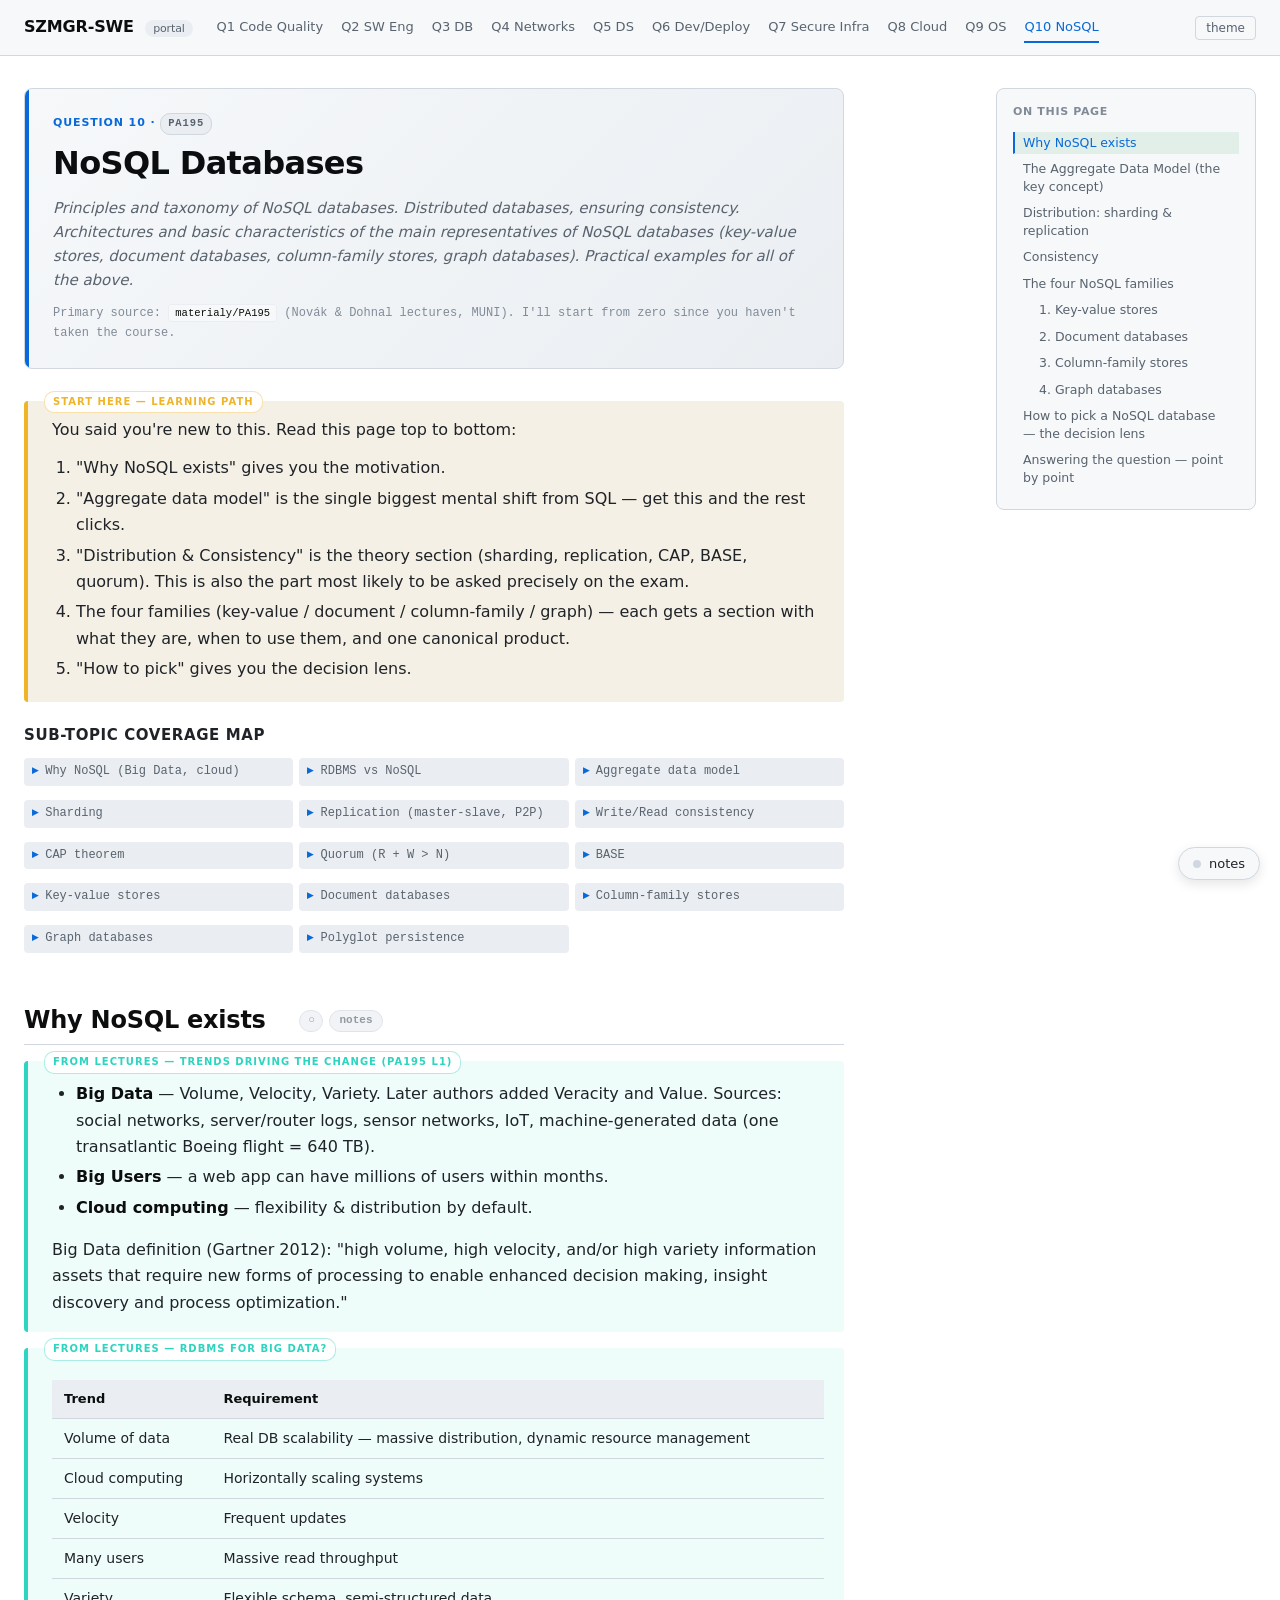
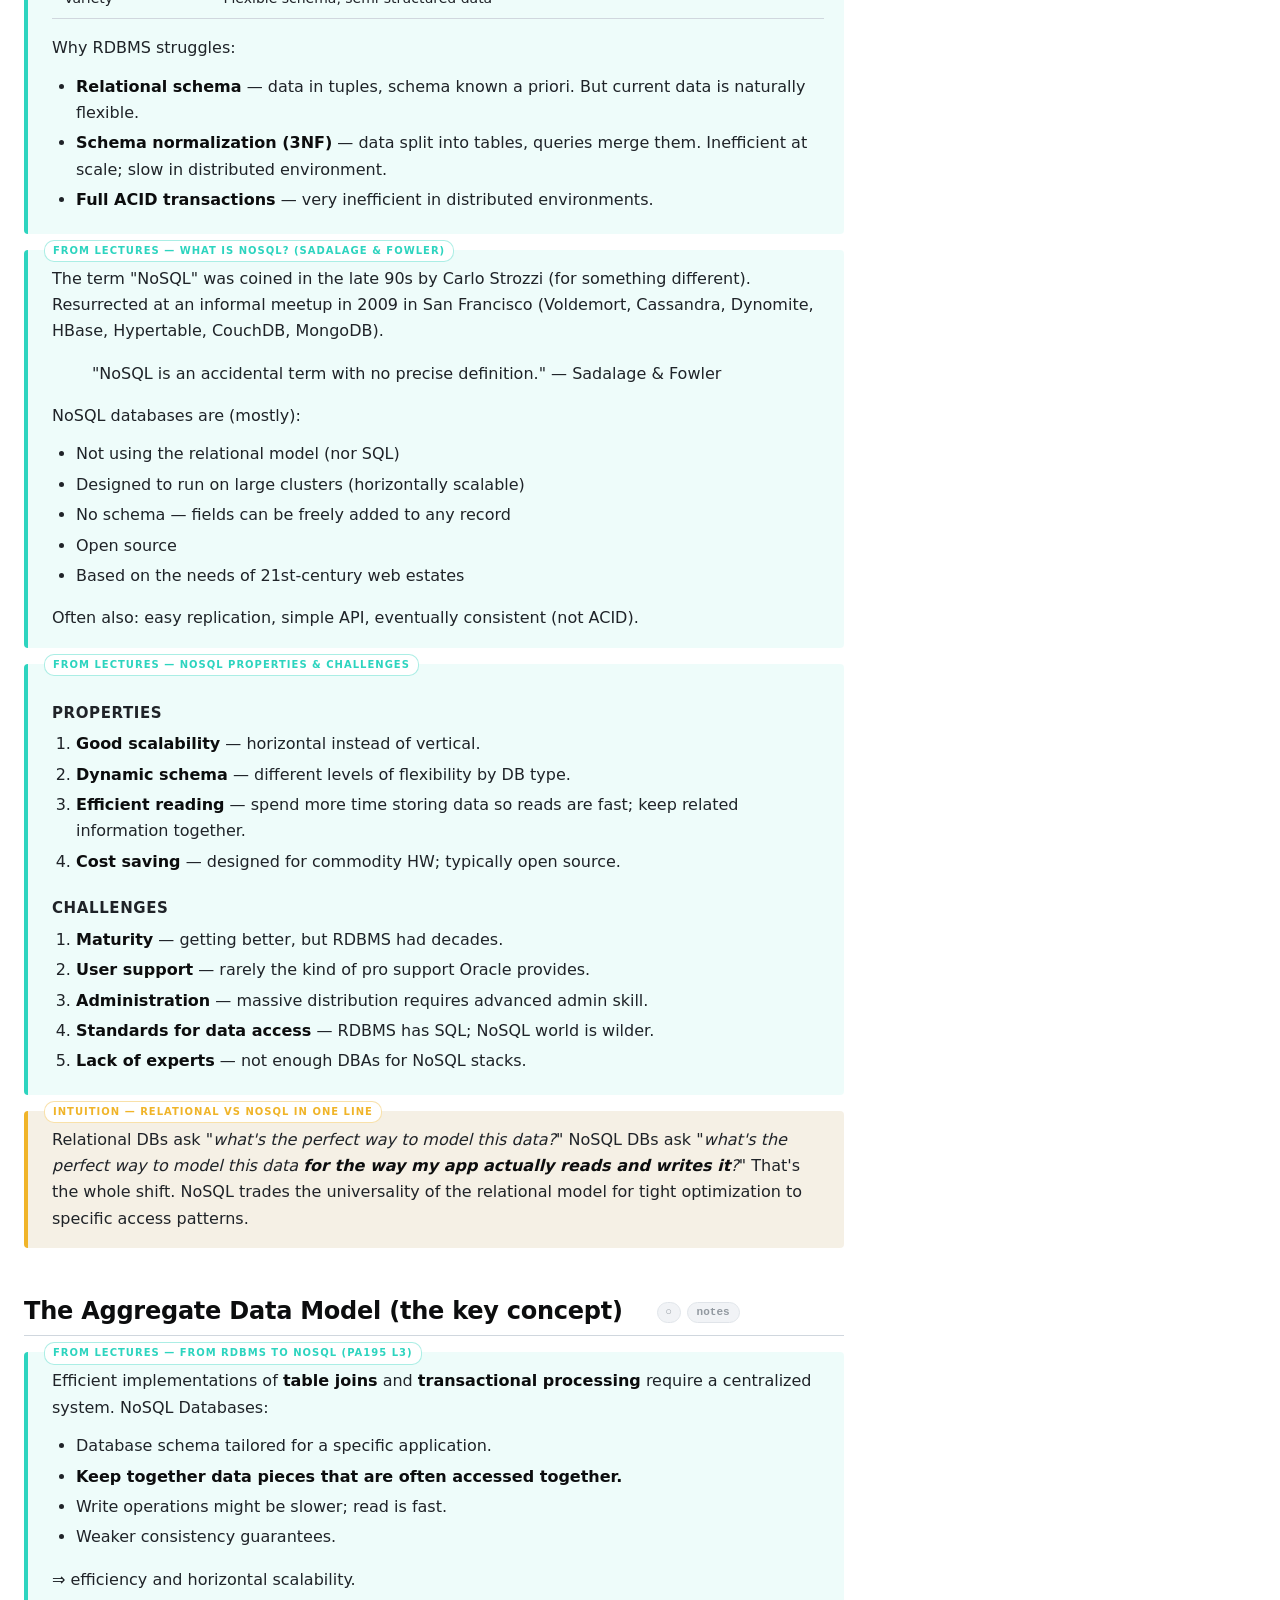
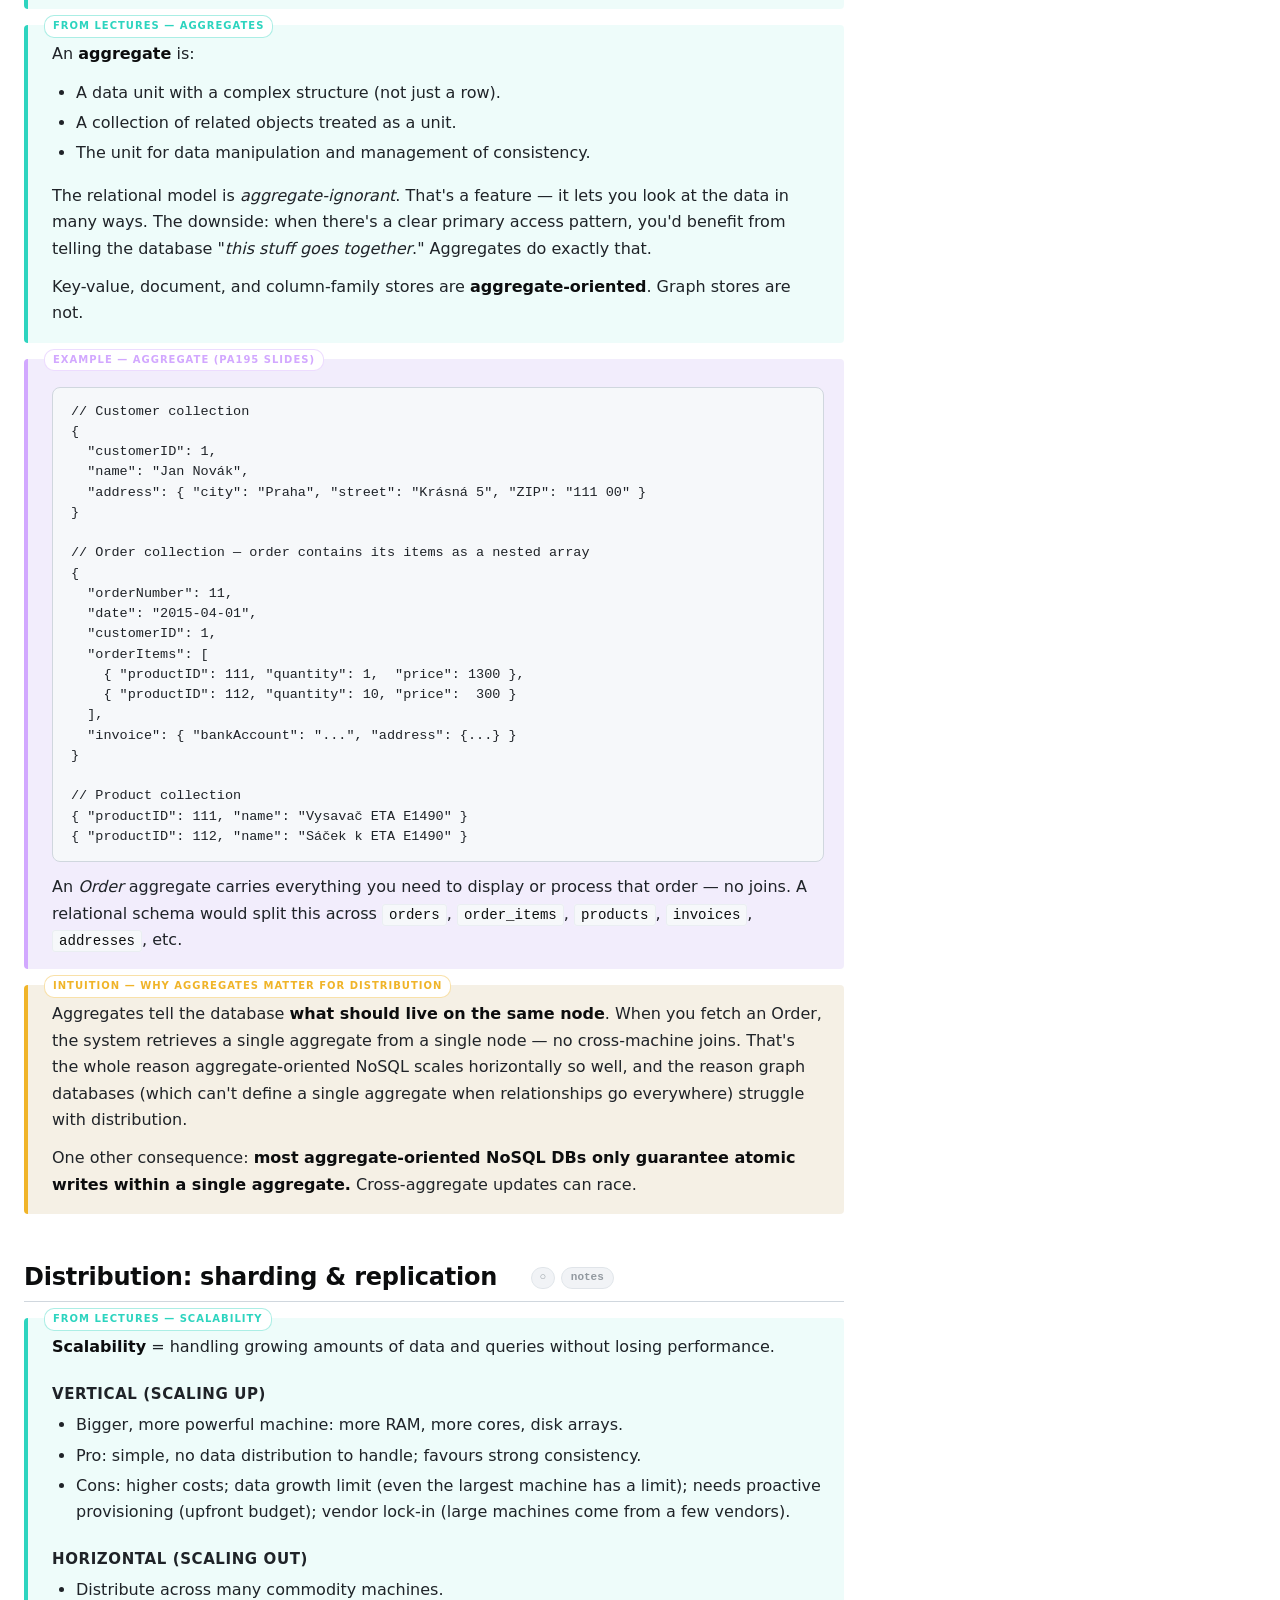
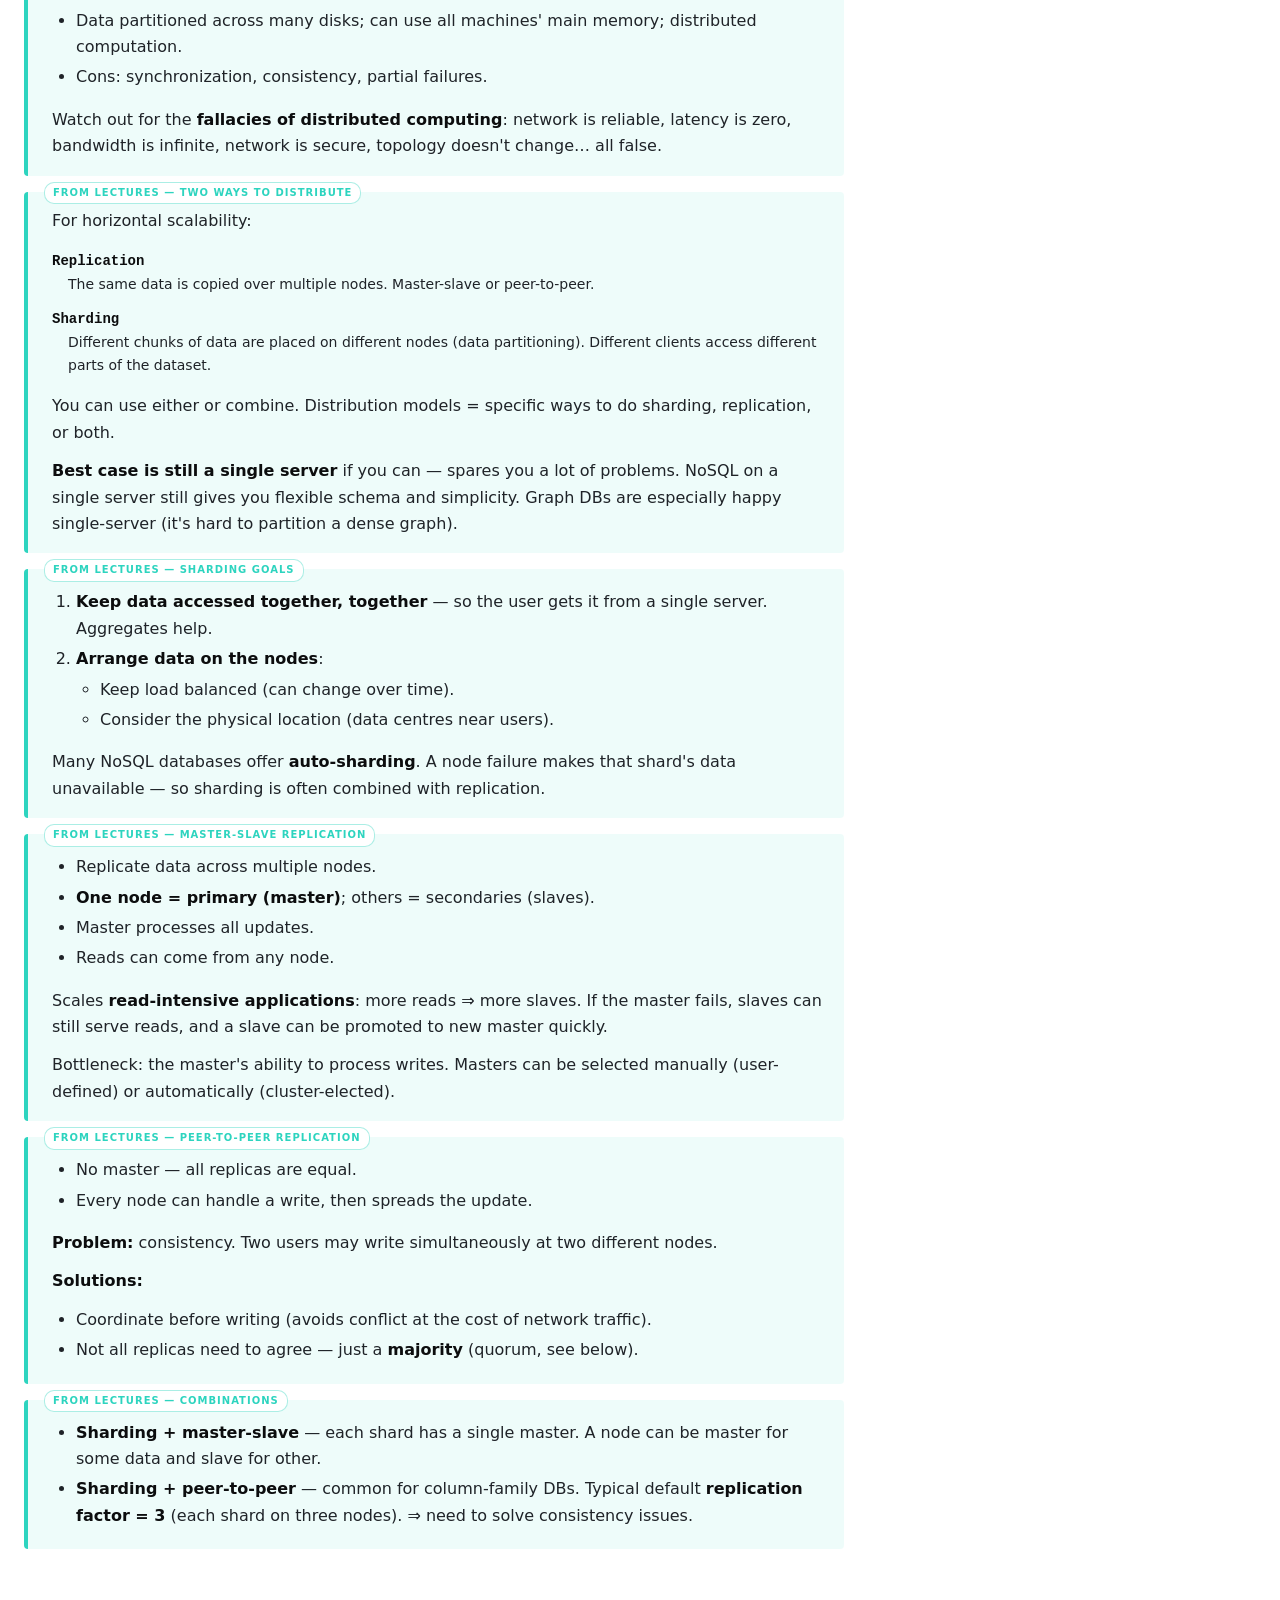
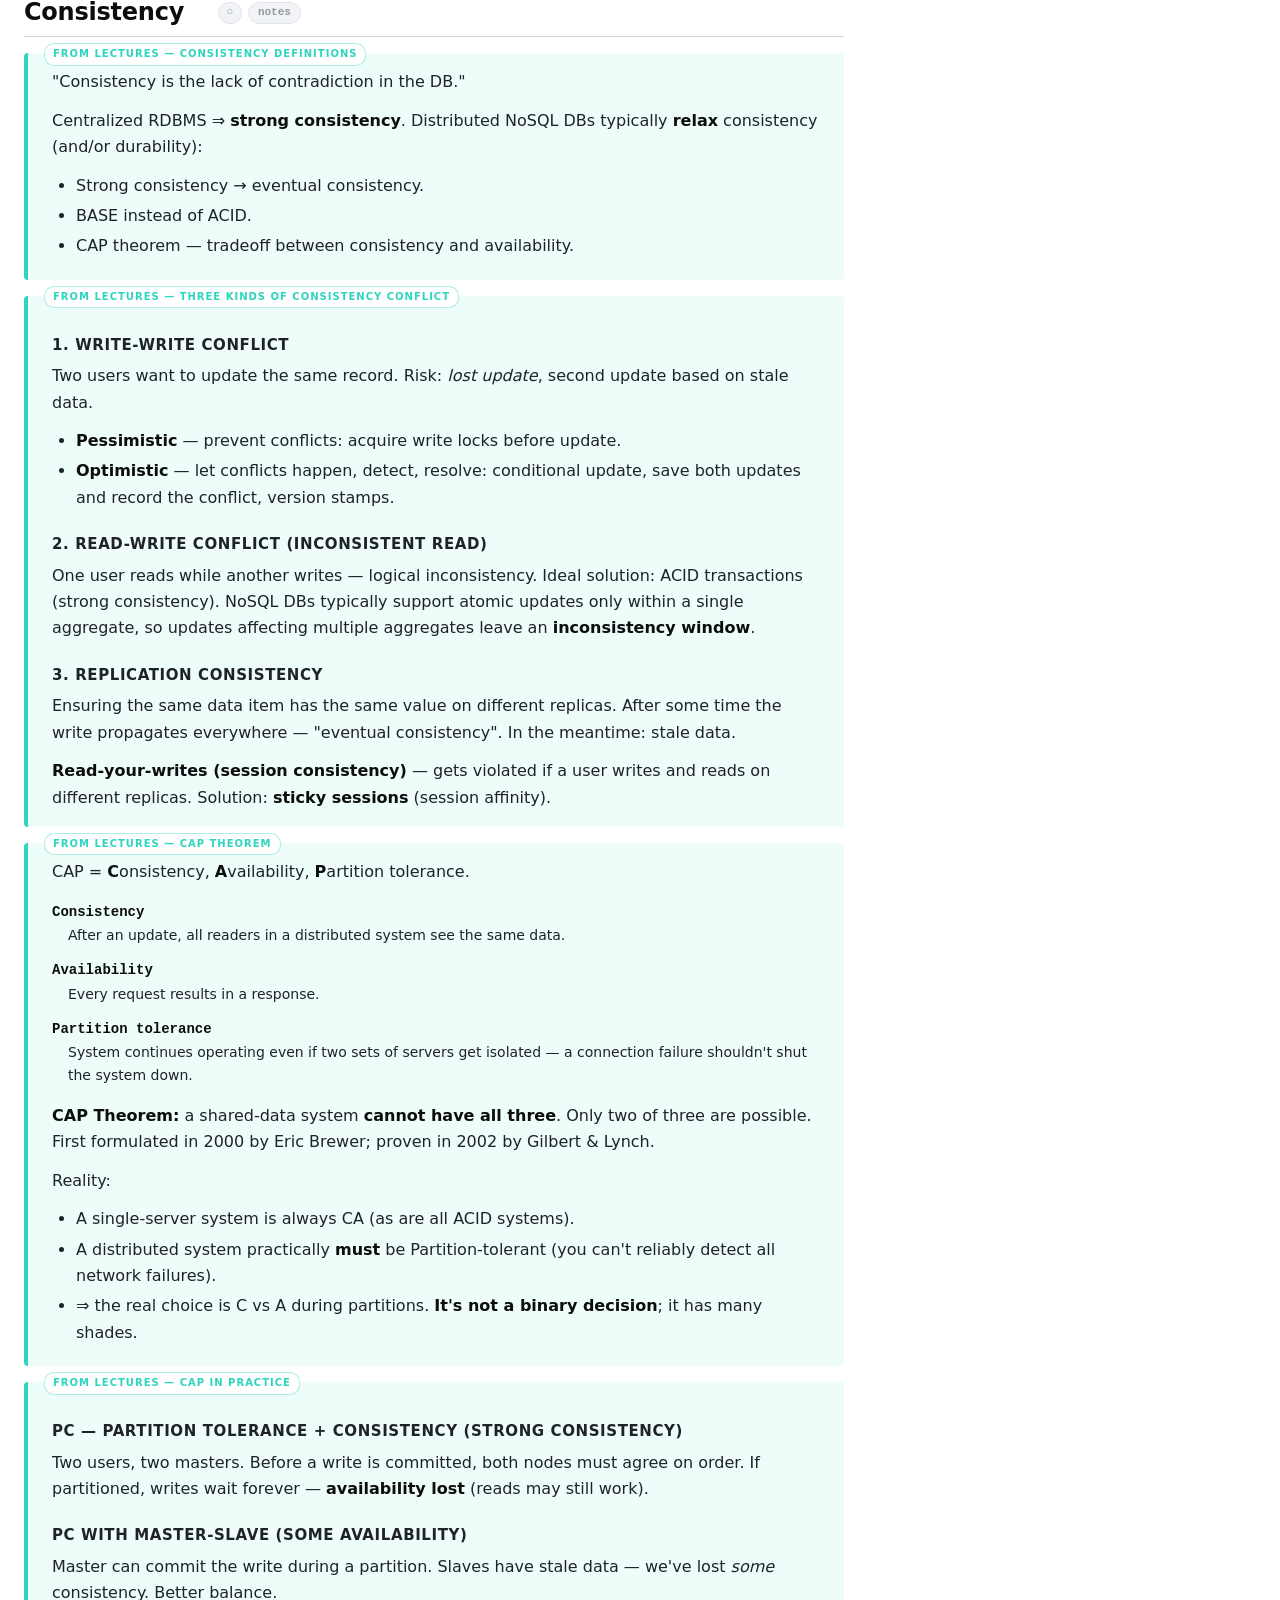
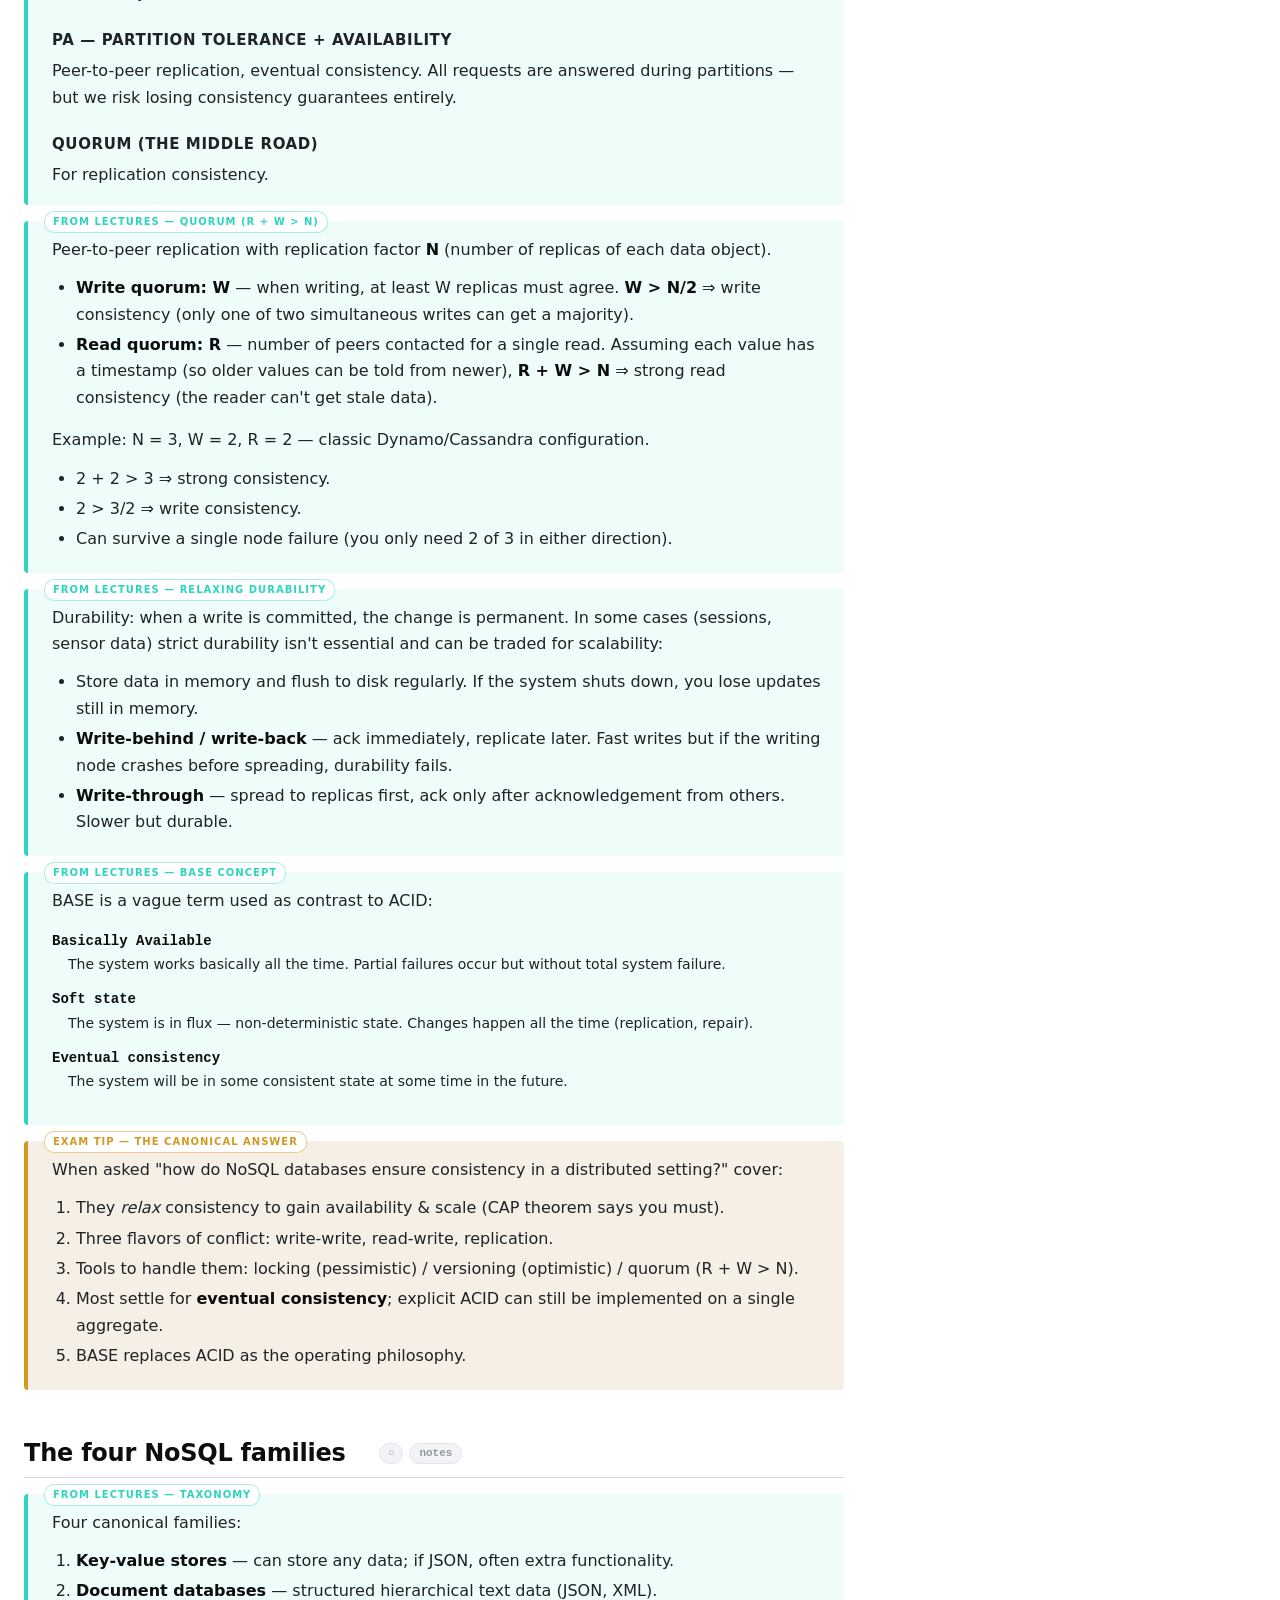
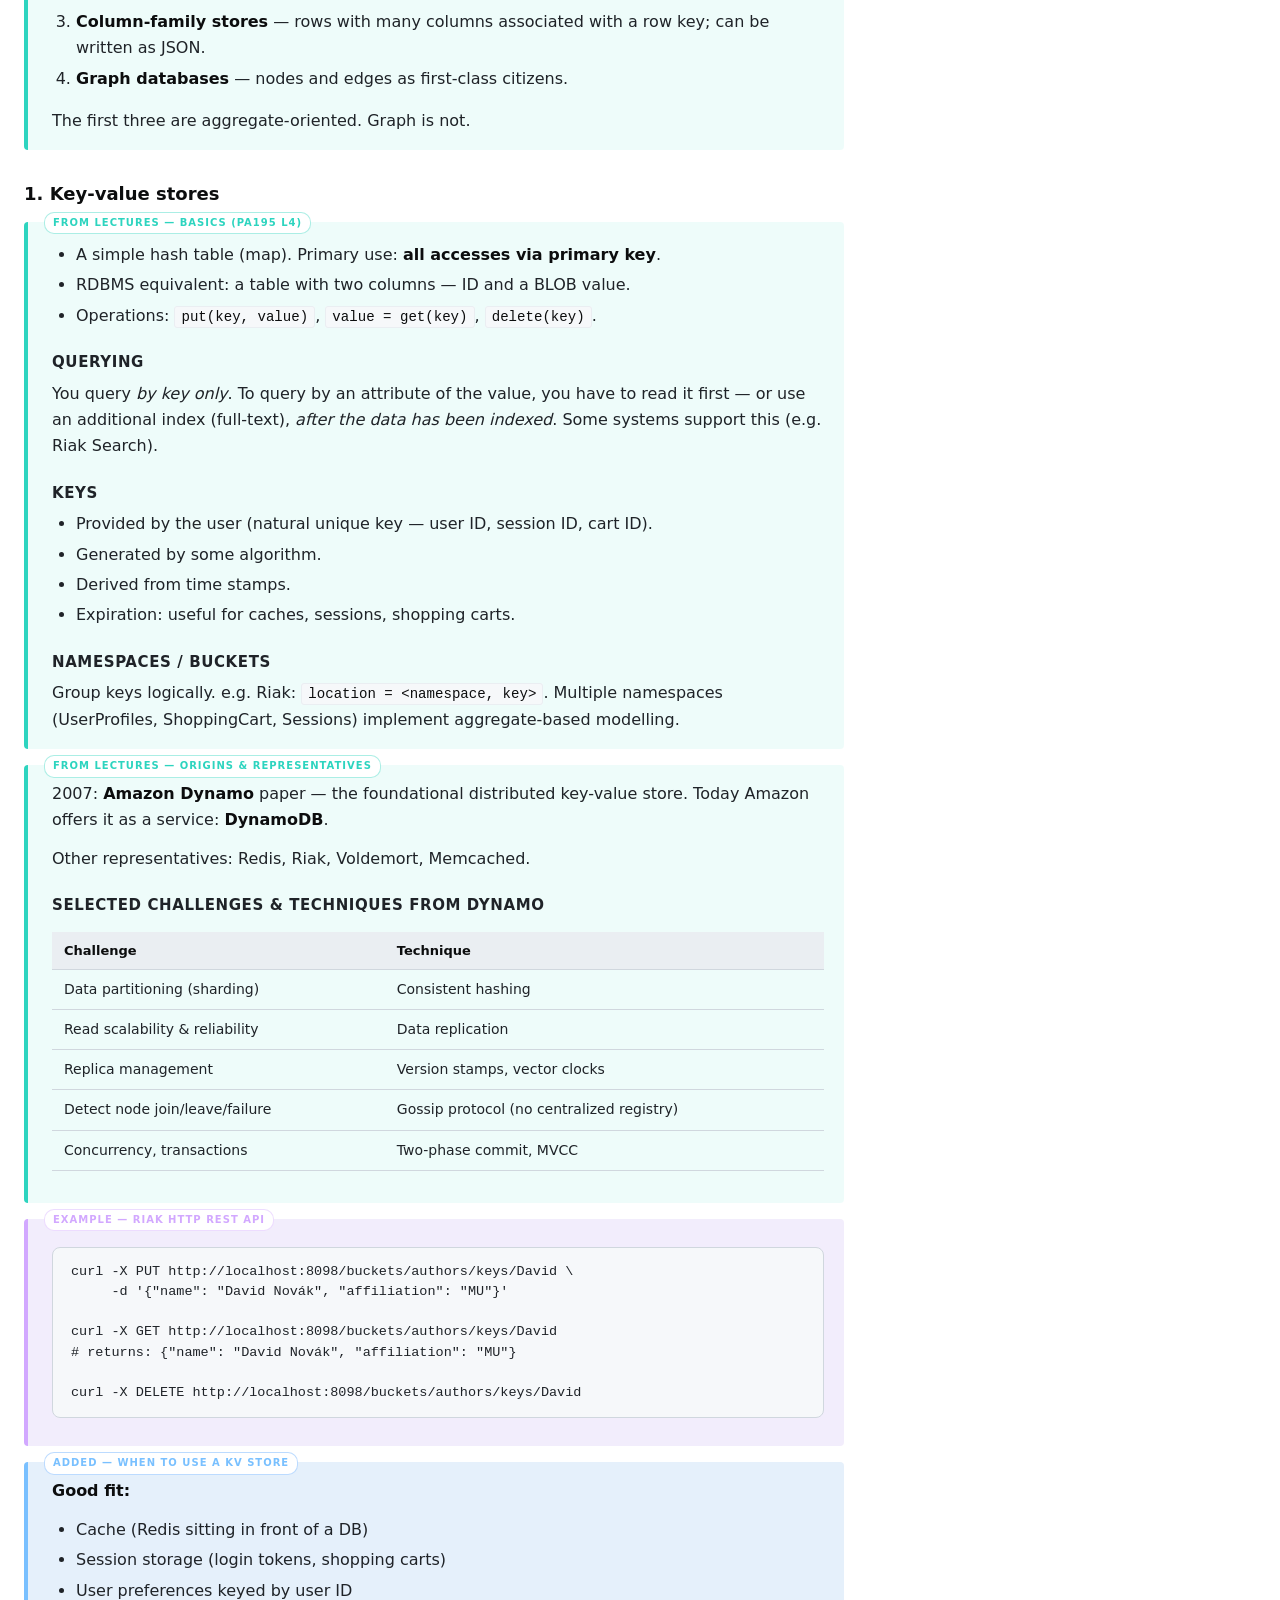
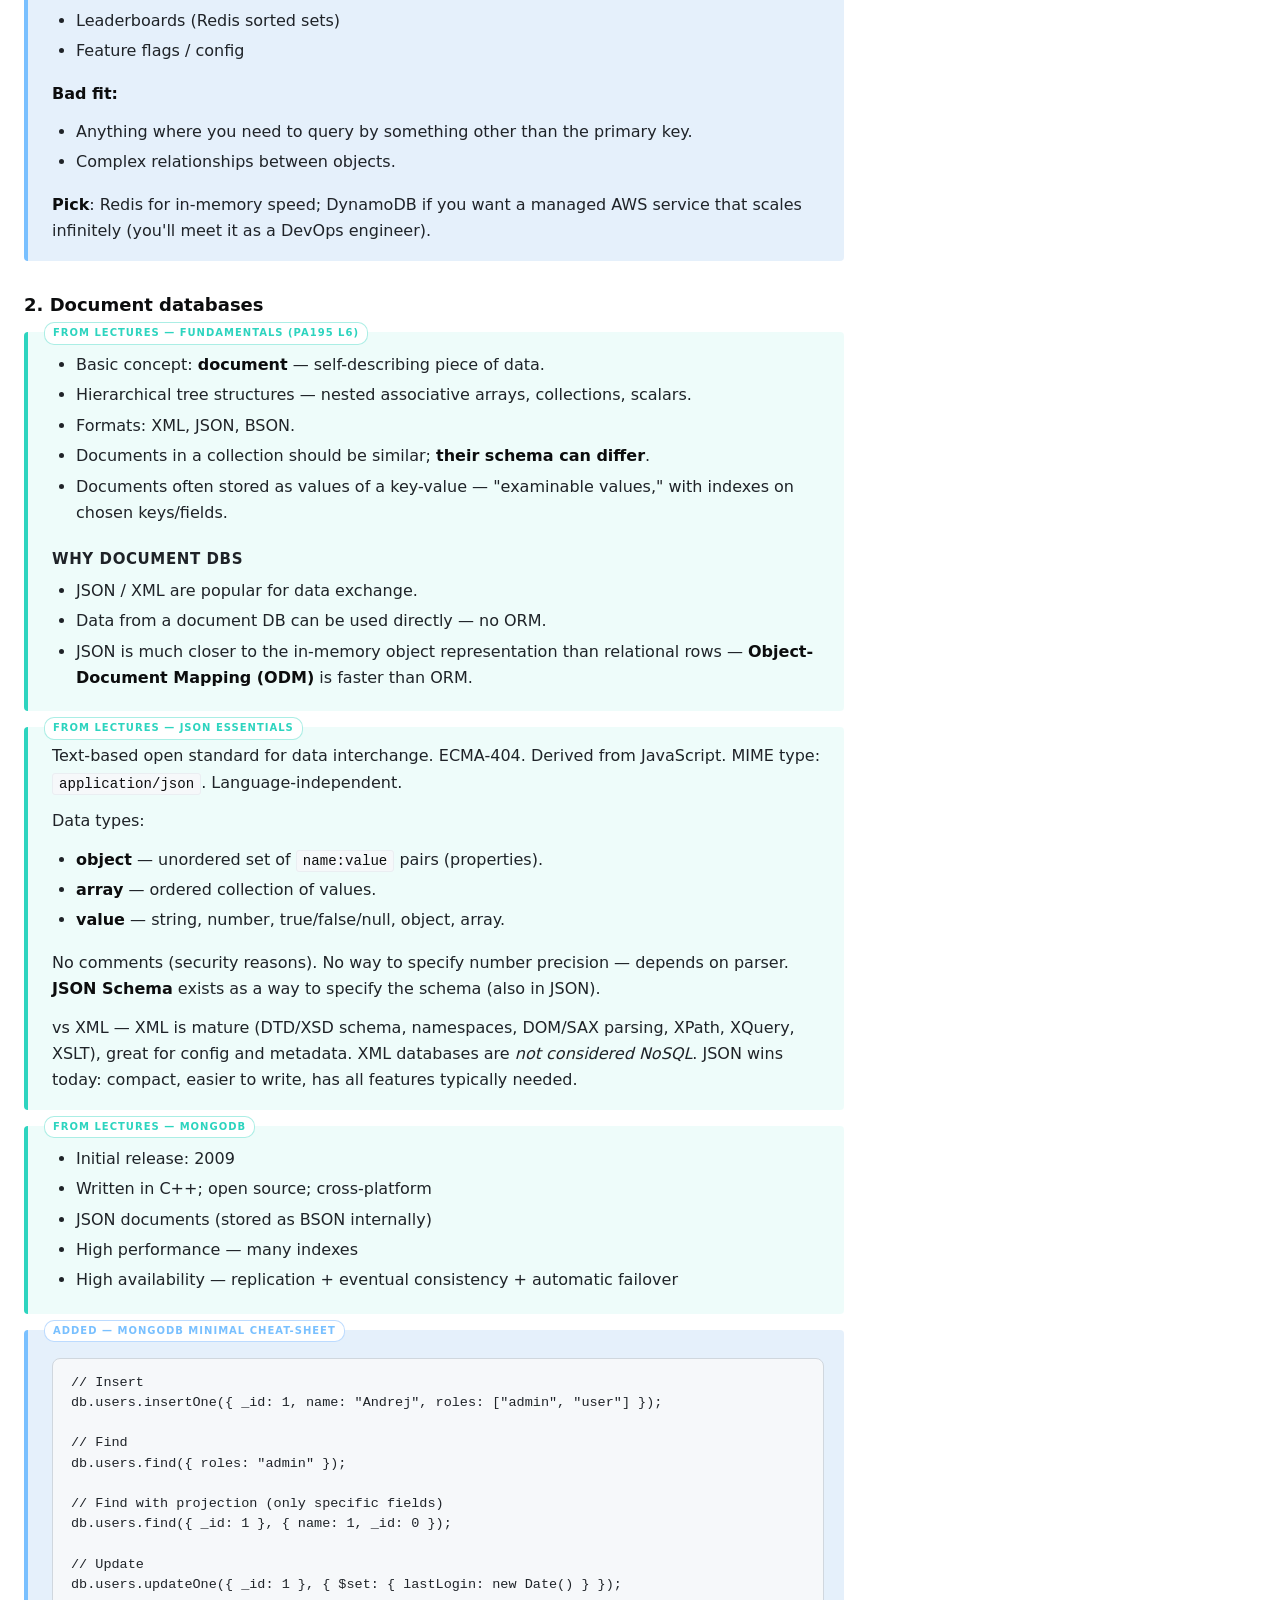
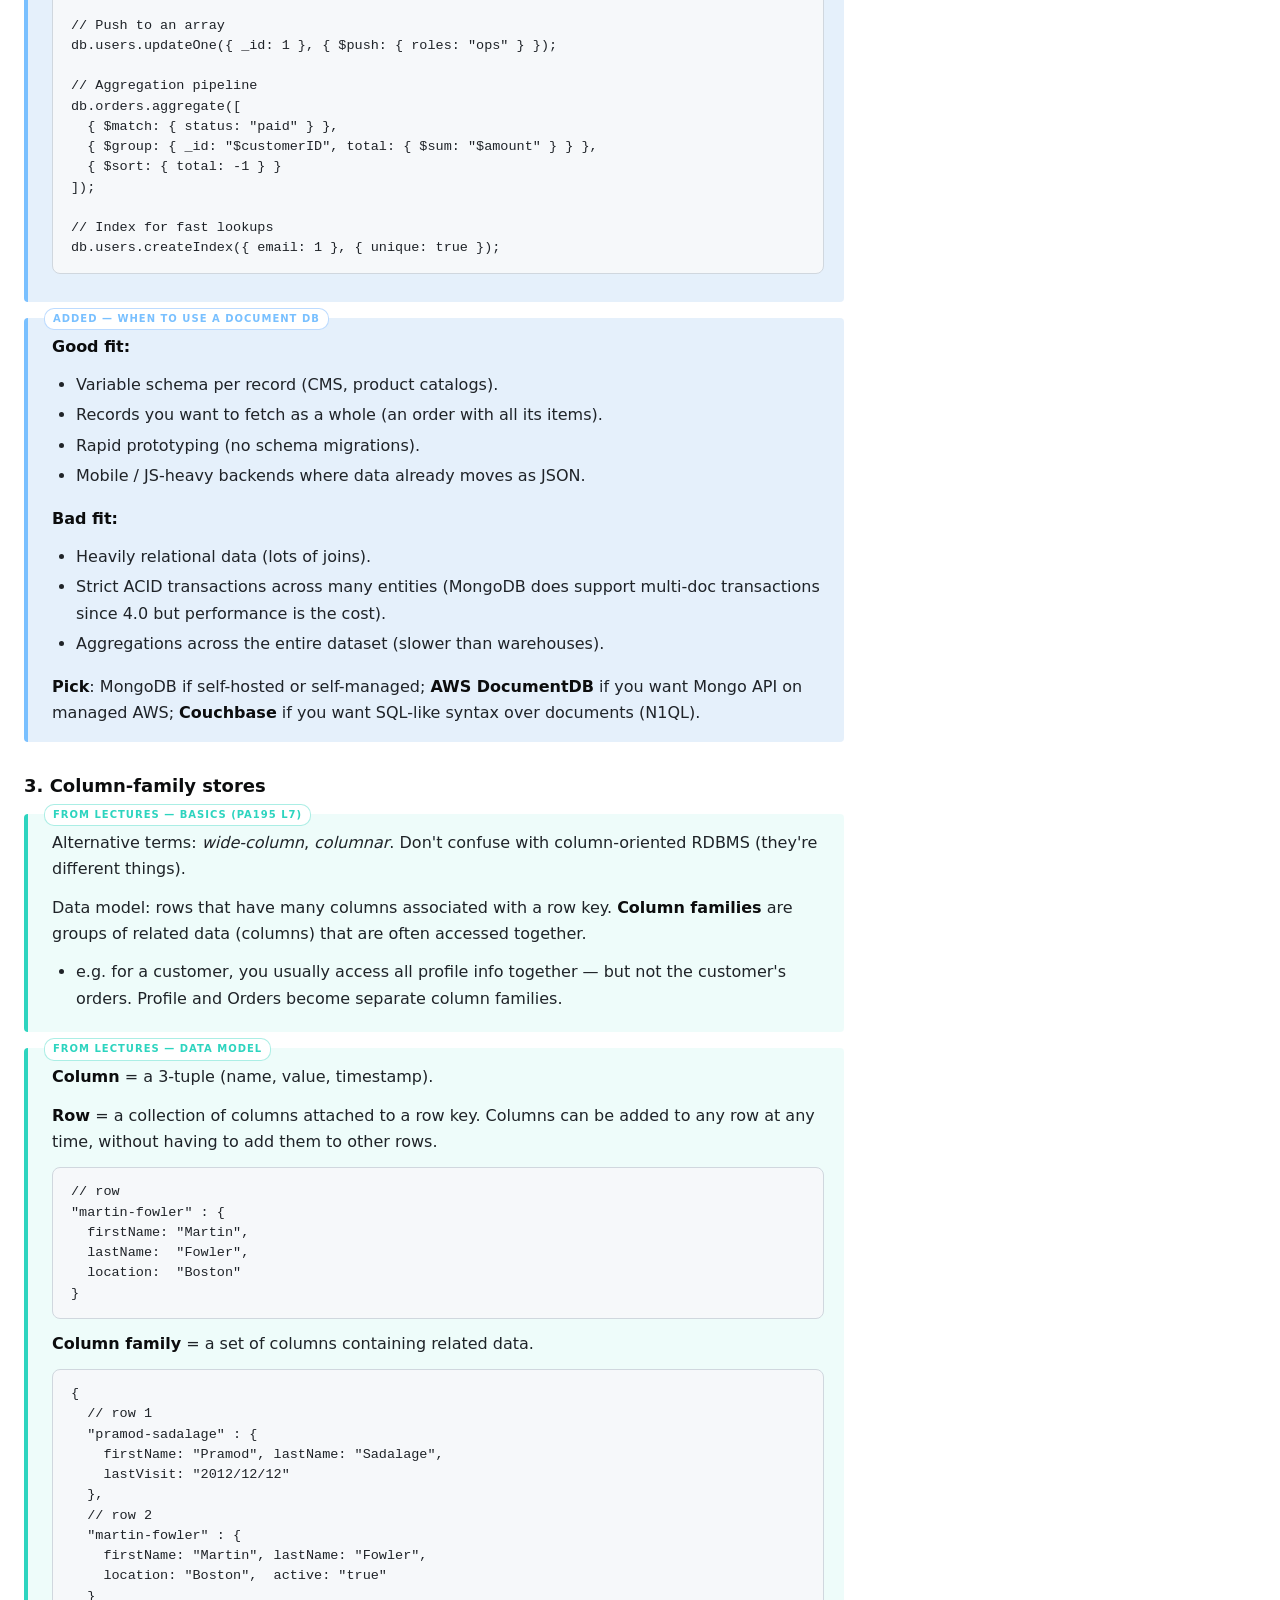
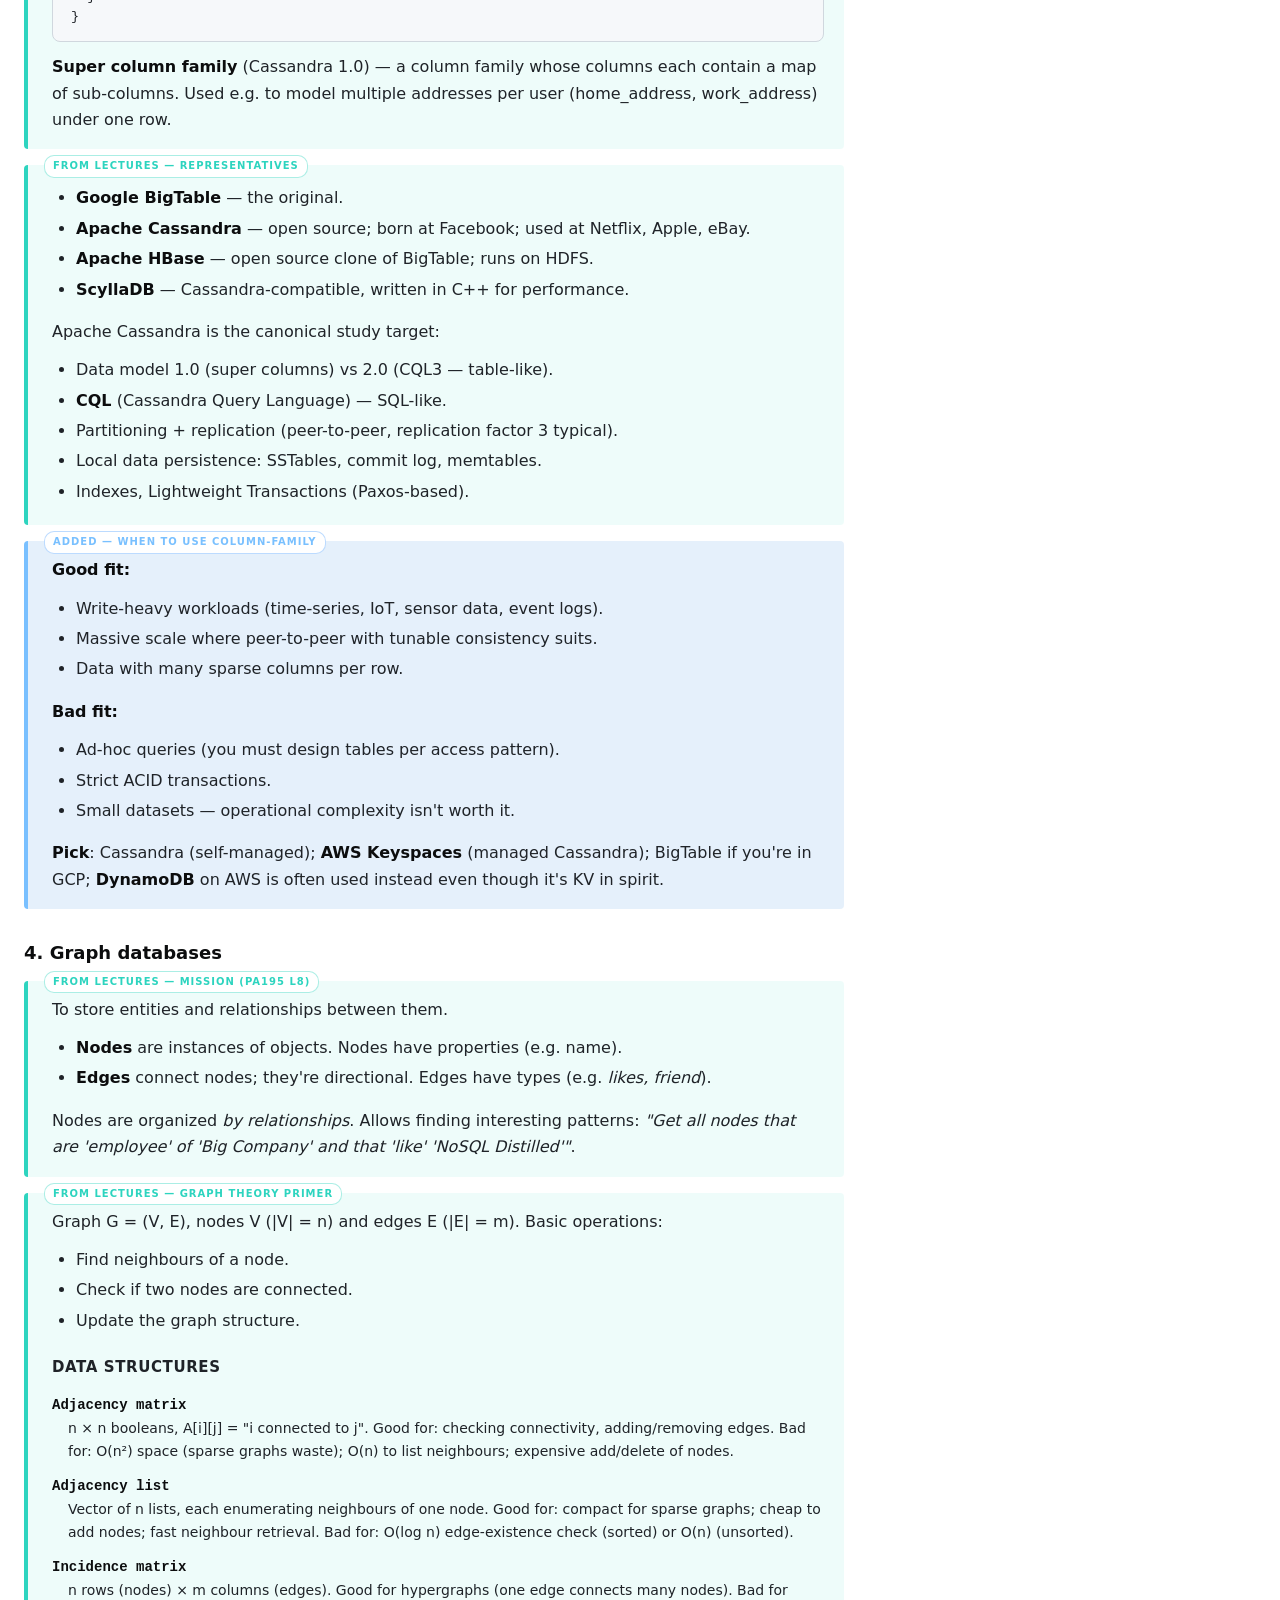
<file: 10-nosql.html>
<!doctype html>
<html lang="en">
<head>
  <meta charset="utf-8">
  <meta name="viewport" content="width=device-width, initial-scale=1">
  <title>Q10 NoSQL Databases — SZMGR-SWE Portal</title>
  <link rel="stylesheet" href="assets/style.css">
</head>
<body>

<header class="topnav">
  <div class="topnav-inner">
    <a href="index.html" class="brand">SZMGR-SWE <span class="brand-tag">portal</span></a>
    <nav>
      <a href="01-code-quality.html">Q1 Code Quality</a>
      <a href="02-software-engineering.html">Q2 SW Eng</a>
      <a href="03-databases.html">Q3 DB</a>
      <a href="04-networks.html">Q4 Networks</a>
      <a href="05-distributed-systems.html">Q5 DS</a>
      <a href="06-development-deployment.html">Q6 Dev/Deploy</a>
      <a href="07-secure-infrastructure.html">Q7 Secure Infra</a>
      <a href="08-cloud.html">Q8 Cloud</a>
      <a href="09-operating-systems.html">Q9 OS</a>
      <a href="10-nosql.html">Q10 NoSQL</a>
    </nav>
    <button class="theme-toggle" title="Toggle theme">theme</button>
  </div>
</header>

<div class="page">
<main>

<section class="q-hero">
  <div class="q-label">Question 10 &middot; <span class="course-code">PA195</span></div>
  <h1>NoSQL Databases</h1>
  <p class="q-text">
    Principles and taxonomy of NoSQL databases. Distributed databases, ensuring consistency.
    Architectures and basic characteristics of the main representatives of NoSQL databases
    (key-value stores, document databases, column-family stores, graph databases).
    Practical examples for all of the above.
  </p>
  <div class="q-source">Primary source: <code>materialy/PA195</code> (Novák &amp; Dohnal lectures, MUNI). I'll start from zero since you haven't taken the course.</div>
</section>

<div class="block intuition">
  <span class="block-tag">START HERE — learning path</span>
  <p>You said you're new to this. Read this page top to bottom:</p>
  <ol>
    <li>"Why NoSQL exists" gives you the motivation.</li>
    <li>"Aggregate data model" is the single biggest mental shift from SQL — get this and the rest clicks.</li>
    <li>"Distribution &amp; Consistency" is the theory section (sharding, replication, CAP, BASE, quorum). This is also the part most likely to be asked precisely on the exam.</li>
    <li>The four families (key-value / document / column-family / graph) — each gets a section with what they are, when to use them, and one canonical product.</li>
    <li>"How to pick" gives you the decision lens.</li>
  </ol>
</div>

<h4>Sub-topic coverage map</h4>
<ul class="subtopic-list">
  <li>Why NoSQL (Big Data, cloud)</li>
  <li>RDBMS vs NoSQL</li>
  <li>Aggregate data model</li>
  <li>Sharding</li>
  <li>Replication (master-slave, P2P)</li>
  <li>Write/Read consistency</li>
  <li>CAP theorem</li>
  <li>Quorum (R + W > N)</li>
  <li>BASE</li>
  <li>Key-value stores</li>
  <li>Document databases</li>
  <li>Column-family stores</li>
  <li>Graph databases</li>
  <li>Polyglot persistence</li>
</ul>

<!-- ============================================ -->
<h2>Why NoSQL exists</h2>

<div class="block lectures">
  <span class="block-tag">FROM LECTURES — Trends driving the change (PA195 L1)</span>
  <ul>
    <li><strong>Big Data</strong> &mdash; Volume, Velocity, Variety. Later authors added Veracity and Value. Sources: social networks, server/router logs, sensor networks, IoT, machine-generated data (one transatlantic Boeing flight = 640 TB).</li>
    <li><strong>Big Users</strong> &mdash; a web app can have millions of users within months.</li>
    <li><strong>Cloud computing</strong> &mdash; flexibility &amp; distribution by default.</li>
  </ul>
  <p>Big Data definition (Gartner 2012): "high volume, high velocity, and/or high variety information assets that require new forms of processing to enable enhanced decision making, insight discovery and process optimization."</p>
</div>

<div class="block lectures">
  <span class="block-tag">FROM LECTURES — RDBMS for Big Data?</span>
  <table>
    <thead><tr><th>Trend</th><th>Requirement</th></tr></thead>
    <tbody>
      <tr><td>Volume of data</td><td>Real DB scalability — massive distribution, dynamic resource management</td></tr>
      <tr><td>Cloud computing</td><td>Horizontally scaling systems</td></tr>
      <tr><td>Velocity</td><td>Frequent updates</td></tr>
      <tr><td>Many users</td><td>Massive read throughput</td></tr>
      <tr><td>Variety</td><td>Flexible schema, semi-structured data</td></tr>
    </tbody>
  </table>
  <p>Why RDBMS struggles:</p>
  <ul>
    <li><strong>Relational schema</strong> &mdash; data in tuples, schema known a priori. But current data is naturally flexible.</li>
    <li><strong>Schema normalization (3NF)</strong> &mdash; data split into tables, queries merge them. Inefficient at scale; slow in distributed environment.</li>
    <li><strong>Full ACID transactions</strong> &mdash; very inefficient in distributed environments.</li>
  </ul>
</div>

<div class="block lectures">
  <span class="block-tag">FROM LECTURES — What is NoSQL? (Sadalage &amp; Fowler)</span>
  <p>The term "NoSQL" was coined in the late 90s by Carlo Strozzi (for something different). Resurrected at an informal meetup in 2009 in San Francisco (Voldemort, Cassandra, Dynomite, HBase, Hypertable, CouchDB, MongoDB).</p>
  <blockquote>"NoSQL is an accidental term with no precise definition." &mdash; Sadalage &amp; Fowler</blockquote>
  <p>NoSQL databases are (mostly):</p>
  <ul>
    <li>Not using the relational model (nor SQL)</li>
    <li>Designed to run on large clusters (horizontally scalable)</li>
    <li>No schema &mdash; fields can be freely added to any record</li>
    <li>Open source</li>
    <li>Based on the needs of 21st-century web estates</li>
  </ul>
  <p>Often also: easy replication, simple API, eventually consistent (not ACID).</p>
</div>

<div class="block lectures">
  <span class="block-tag">FROM LECTURES — NoSQL properties &amp; challenges</span>
  <h4>Properties</h4>
  <ol>
    <li><strong>Good scalability</strong> &mdash; horizontal instead of vertical.</li>
    <li><strong>Dynamic schema</strong> &mdash; different levels of flexibility by DB type.</li>
    <li><strong>Efficient reading</strong> &mdash; spend more time storing data so reads are fast; keep related information together.</li>
    <li><strong>Cost saving</strong> &mdash; designed for commodity HW; typically open source.</li>
  </ol>
  <h4>Challenges</h4>
  <ol>
    <li><strong>Maturity</strong> &mdash; getting better, but RDBMS had decades.</li>
    <li><strong>User support</strong> &mdash; rarely the kind of pro support Oracle provides.</li>
    <li><strong>Administration</strong> &mdash; massive distribution requires advanced admin skill.</li>
    <li><strong>Standards for data access</strong> &mdash; RDBMS has SQL; NoSQL world is wilder.</li>
    <li><strong>Lack of experts</strong> &mdash; not enough DBAs for NoSQL stacks.</li>
  </ol>
</div>

<div class="block intuition">
  <span class="block-tag">INTUITION — relational vs NoSQL in one line</span>
  <p>Relational DBs ask "<em>what's the perfect way to model this data?</em>" NoSQL DBs ask "<em>what's the perfect way to model this data <strong>for the way my app actually reads and writes it</strong>?</em>" That's the whole shift. NoSQL trades the universality of the relational model for tight optimization to specific access patterns.</p>
</div>

<!-- ============================================ -->
<h2>The Aggregate Data Model (the key concept)</h2>

<div class="block lectures">
  <span class="block-tag">FROM LECTURES — From RDBMS to NoSQL (PA195 L3)</span>
  <p>Efficient implementations of <strong>table joins</strong> and <strong>transactional processing</strong> require a centralized system. NoSQL Databases:</p>
  <ul>
    <li>Database schema tailored for a specific application.</li>
    <li><strong>Keep together data pieces that are often accessed together.</strong></li>
    <li>Write operations might be slower; read is fast.</li>
    <li>Weaker consistency guarantees.</li>
  </ul>
  <p>&rArr; efficiency and horizontal scalability.</p>
</div>

<div class="block lectures">
  <span class="block-tag">FROM LECTURES — Aggregates</span>
  <p>An <strong>aggregate</strong> is:</p>
  <ul>
    <li>A data unit with a complex structure (not just a row).</li>
    <li>A collection of related objects treated as a unit.</li>
    <li>The unit for data manipulation and management of consistency.</li>
  </ul>
  <p>The relational model is <em>aggregate-ignorant</em>. That's a feature — it lets you look at the data in many ways. The downside: when there's a clear primary access pattern, you'd benefit from telling the database "<em>this stuff goes together</em>." Aggregates do exactly that.</p>
  <p>Key-value, document, and column-family stores are <strong>aggregate-oriented</strong>. Graph stores are not.</p>
</div>

<div class="block example">
  <span class="block-tag">EXAMPLE — aggregate (PA195 slides)</span>
<pre><code>// Customer collection
{
  "customerID": 1,
  "name": "Jan Novák",
  "address": { "city": "Praha", "street": "Krásná 5", "ZIP": "111 00" }
}

// Order collection — order contains its items as a nested array
{
  "orderNumber": 11,
  "date": "2015-04-01",
  "customerID": 1,
  "orderItems": [
    { "productID": 111, "quantity": 1,  "price": 1300 },
    { "productID": 112, "quantity": 10, "price":  300 }
  ],
  "invoice": { "bankAccount": "...", "address": {...} }
}

// Product collection
{ "productID": 111, "name": "Vysavač ETA E1490" }
{ "productID": 112, "name": "Sáček k ETA E1490" }
</code></pre>
  <p>An <em>Order</em> aggregate carries everything you need to display or process that order — no joins. A relational schema would split this across <code>orders</code>, <code>order_items</code>, <code>products</code>, <code>invoices</code>, <code>addresses</code>, etc.</p>
</div>

<div class="block intuition">
  <span class="block-tag">INTUITION — why aggregates matter for distribution</span>
  <p>Aggregates tell the database <strong>what should live on the same node</strong>. When you fetch an Order, the system retrieves a single aggregate from a single node — no cross-machine joins. That's the whole reason aggregate-oriented NoSQL scales horizontally so well, and the reason graph databases (which can't define a single aggregate when relationships go everywhere) struggle with distribution.</p>
  <p>One other consequence: <strong>most aggregate-oriented NoSQL DBs only guarantee atomic writes within a single aggregate.</strong> Cross-aggregate updates can race.</p>
</div>

<!-- ============================================ -->
<h2>Distribution: sharding &amp; replication</h2>

<div class="block lectures">
  <span class="block-tag">FROM LECTURES — Scalability</span>
  <p><strong>Scalability</strong> = handling growing amounts of data and queries without losing performance.</p>
  <h4>Vertical (scaling up)</h4>
  <ul>
    <li>Bigger, more powerful machine: more RAM, more cores, disk arrays.</li>
    <li>Pro: simple, no data distribution to handle; favours strong consistency.</li>
    <li>Cons: higher costs; data growth limit (even the largest machine has a limit); needs proactive provisioning (upfront budget); vendor lock-in (large machines come from a few vendors).</li>
  </ul>
  <h4>Horizontal (scaling out)</h4>
  <ul>
    <li>Distribute across many commodity machines.</li>
    <li>Data partitioned across many disks; can use all machines' main memory; distributed computation.</li>
    <li>Cons: synchronization, consistency, partial failures.</li>
  </ul>
  <p>Watch out for the <strong>fallacies of distributed computing</strong>: network is reliable, latency is zero, bandwidth is infinite, network is secure, topology doesn't change&hellip; all false.</p>
</div>

<div class="block lectures">
  <span class="block-tag">FROM LECTURES — Two ways to distribute</span>
  <p>For horizontal scalability:</p>
  <dl class="def-list">
    <dt>Replication</dt>
    <dd>The same data is copied over multiple nodes. Master-slave or peer-to-peer.</dd>
    <dt>Sharding</dt>
    <dd>Different chunks of data are placed on different nodes (data partitioning). Different clients access different parts of the dataset.</dd>
  </dl>
  <p>You can use either or combine. Distribution models = specific ways to do sharding, replication, or both.</p>
  <p><strong>Best case is still a single server</strong> if you can &mdash; spares you a lot of problems. NoSQL on a single server still gives you flexible schema and simplicity. Graph DBs are especially happy single-server (it's hard to partition a dense graph).</p>
</div>

<div class="block lectures">
  <span class="block-tag">FROM LECTURES — Sharding goals</span>
  <ol>
    <li><strong>Keep data accessed together, together</strong> &mdash; so the user gets it from a single server. Aggregates help.</li>
    <li><strong>Arrange data on the nodes</strong>:
      <ul>
        <li>Keep load balanced (can change over time).</li>
        <li>Consider the physical location (data centres near users).</li>
      </ul>
    </li>
  </ol>
  <p>Many NoSQL databases offer <strong>auto-sharding</strong>. A node failure makes that shard's data unavailable &mdash; so sharding is often combined with replication.</p>
</div>

<div class="block lectures">
  <span class="block-tag">FROM LECTURES — Master-slave replication</span>
  <ul>
    <li>Replicate data across multiple nodes.</li>
    <li><strong>One node = primary (master)</strong>; others = secondaries (slaves).</li>
    <li>Master processes all updates.</li>
    <li>Reads can come from any node.</li>
  </ul>
  <p>Scales <strong>read-intensive applications</strong>: more reads &rArr; more slaves. If the master fails, slaves can still serve reads, and a slave can be promoted to new master quickly.</p>
  <p>Bottleneck: the master's ability to process writes. Masters can be selected manually (user-defined) or automatically (cluster-elected).</p>
</div>

<div class="block lectures">
  <span class="block-tag">FROM LECTURES — Peer-to-peer replication</span>
  <ul>
    <li>No master &mdash; all replicas are equal.</li>
    <li>Every node can handle a write, then spreads the update.</li>
  </ul>
  <p><strong>Problem:</strong> consistency. Two users may write simultaneously at two different nodes.</p>
  <p><strong>Solutions:</strong></p>
  <ul>
    <li>Coordinate before writing (avoids conflict at the cost of network traffic).</li>
    <li>Not all replicas need to agree &mdash; just a <strong>majority</strong> (quorum, see below).</li>
  </ul>
</div>

<div class="block lectures">
  <span class="block-tag">FROM LECTURES — Combinations</span>
  <ul>
    <li><strong>Sharding + master-slave</strong> &mdash; each shard has a single master. A node can be master for some data and slave for other.</li>
    <li><strong>Sharding + peer-to-peer</strong> &mdash; common for column-family DBs. Typical default <strong>replication factor = 3</strong> (each shard on three nodes). &rArr; need to solve consistency issues.</li>
  </ul>
</div>

<!-- ============================================ -->
<h2>Consistency</h2>

<div class="block lectures">
  <span class="block-tag">FROM LECTURES — Consistency definitions</span>
  <p>"Consistency is the lack of contradiction in the DB."</p>
  <p>Centralized RDBMS &rArr; <strong>strong consistency</strong>. Distributed NoSQL DBs typically <strong>relax</strong> consistency (and/or durability):</p>
  <ul>
    <li>Strong consistency &rarr; eventual consistency.</li>
    <li>BASE instead of ACID.</li>
    <li>CAP theorem &mdash; tradeoff between consistency and availability.</li>
  </ul>
</div>

<div class="block lectures">
  <span class="block-tag">FROM LECTURES — Three kinds of consistency conflict</span>
  <h4>1. Write-write conflict</h4>
  <p>Two users want to update the same record. Risk: <em>lost update</em>, second update based on stale data.</p>
  <ul>
    <li><strong>Pessimistic</strong> &mdash; prevent conflicts: acquire write locks before update.</li>
    <li><strong>Optimistic</strong> &mdash; let conflicts happen, detect, resolve: conditional update, save both updates and record the conflict, version stamps.</li>
  </ul>
  <h4>2. Read-write conflict (inconsistent read)</h4>
  <p>One user reads while another writes &mdash; logical inconsistency. Ideal solution: ACID transactions (strong consistency). NoSQL DBs typically support atomic updates only within a single aggregate, so updates affecting multiple aggregates leave an <strong>inconsistency window</strong>.</p>
  <h4>3. Replication consistency</h4>
  <p>Ensuring the same data item has the same value on different replicas. After some time the write propagates everywhere &mdash; "eventual consistency". In the meantime: stale data.</p>
  <p><strong>Read-your-writes (session consistency)</strong> &mdash; gets violated if a user writes and reads on different replicas. Solution: <strong>sticky sessions</strong> (session affinity).</p>
</div>

<div class="block lectures">
  <span class="block-tag">FROM LECTURES — CAP Theorem</span>
  <p>CAP = <strong>C</strong>onsistency, <strong>A</strong>vailability, <strong>P</strong>artition tolerance.</p>
  <dl class="def-list">
    <dt>Consistency</dt>
    <dd>After an update, all readers in a distributed system see the same data.</dd>
    <dt>Availability</dt>
    <dd>Every request results in a response.</dd>
    <dt>Partition tolerance</dt>
    <dd>System continues operating even if two sets of servers get isolated — a connection failure shouldn't shut the system down.</dd>
  </dl>
  <p><strong>CAP Theorem:</strong> a shared-data system <strong>cannot have all three</strong>. Only two of three are possible. First formulated in 2000 by Eric Brewer; proven in 2002 by Gilbert &amp; Lynch.</p>
  <p>Reality:</p>
  <ul>
    <li>A single-server system is always CA (as are all ACID systems).</li>
    <li>A distributed system practically <strong>must</strong> be Partition-tolerant (you can't reliably detect all network failures).</li>
    <li>&rArr; the real choice is C vs A during partitions. <strong>It's not a binary decision</strong>; it has many shades.</li>
  </ul>
</div>

<div class="block lectures">
  <span class="block-tag">FROM LECTURES — CAP in practice</span>
  <h4>PC — Partition tolerance + Consistency (strong consistency)</h4>
  <p>Two users, two masters. Before a write is committed, both nodes must agree on order. If partitioned, writes wait forever — <strong>availability lost</strong> (reads may still work).</p>
  <h4>PC with master-slave (some availability)</h4>
  <p>Master can commit the write during a partition. Slaves have stale data — we've lost <em>some</em> consistency. Better balance.</p>
  <h4>PA — Partition tolerance + Availability</h4>
  <p>Peer-to-peer replication, eventual consistency. All requests are answered during partitions — but we risk losing consistency guarantees entirely.</p>
  <h4>Quorum (the middle road)</h4>
  <p>For replication consistency.</p>
</div>

<div class="block lectures">
  <span class="block-tag">FROM LECTURES — Quorum (R + W &gt; N)</span>
  <p>Peer-to-peer replication with replication factor <strong>N</strong> (number of replicas of each data object).</p>
  <ul>
    <li><strong>Write quorum: W</strong> &mdash; when writing, at least W replicas must agree. <strong>W &gt; N/2</strong> &rArr; write consistency (only one of two simultaneous writes can get a majority).</li>
    <li><strong>Read quorum: R</strong> &mdash; number of peers contacted for a single read. Assuming each value has a timestamp (so older values can be told from newer), <strong>R + W &gt; N</strong> &rArr; strong read consistency (the reader can't get stale data).</li>
  </ul>
  <p>Example: N = 3, W = 2, R = 2 &mdash; classic Dynamo/Cassandra configuration.</p>
  <ul>
    <li>2 + 2 &gt; 3 &rArr; strong consistency.</li>
    <li>2 &gt; 3/2 &rArr; write consistency.</li>
    <li>Can survive a single node failure (you only need 2 of 3 in either direction).</li>
  </ul>
</div>

<div class="block lectures">
  <span class="block-tag">FROM LECTURES — Relaxing durability</span>
  <p>Durability: when a write is committed, the change is permanent. In some cases (sessions, sensor data) strict durability isn't essential and can be traded for scalability:</p>
  <ul>
    <li>Store data in memory and flush to disk regularly. If the system shuts down, you lose updates still in memory.</li>
    <li><strong>Write-behind / write-back</strong> &mdash; ack immediately, replicate later. Fast writes but if the writing node crashes before spreading, durability fails.</li>
    <li><strong>Write-through</strong> &mdash; spread to replicas first, ack only after acknowledgement from others. Slower but durable.</li>
  </ul>
</div>

<div class="block lectures">
  <span class="block-tag">FROM LECTURES — BASE concept</span>
  <p>BASE is a vague term used as contrast to ACID:</p>
  <dl class="def-list">
    <dt>Basically Available</dt>
    <dd>The system works basically all the time. Partial failures occur but without total system failure.</dd>
    <dt>Soft state</dt>
    <dd>The system is in flux — non-deterministic state. Changes happen all the time (replication, repair).</dd>
    <dt>Eventual consistency</dt>
    <dd>The system will be in some consistent state at some time in the future.</dd>
  </dl>
</div>

<div class="block warn">
  <span class="block-tag">EXAM TIP — the canonical answer</span>
  <p>When asked "how do NoSQL databases ensure consistency in a distributed setting?" cover:</p>
  <ol>
    <li>They <em>relax</em> consistency to gain availability &amp; scale (CAP theorem says you must).</li>
    <li>Three flavors of conflict: write-write, read-write, replication.</li>
    <li>Tools to handle them: locking (pessimistic) / versioning (optimistic) / quorum (R + W &gt; N).</li>
    <li>Most settle for <strong>eventual consistency</strong>; explicit ACID can still be implemented on a single aggregate.</li>
    <li>BASE replaces ACID as the operating philosophy.</li>
  </ol>
</div>

<!-- ============================================ -->
<h2>The four NoSQL families</h2>

<div class="block lectures">
  <span class="block-tag">FROM LECTURES — Taxonomy</span>
  <p>Four canonical families:</p>
  <ol>
    <li><strong>Key-value stores</strong> &mdash; can store any data; if JSON, often extra functionality.</li>
    <li><strong>Document databases</strong> &mdash; structured hierarchical text data (JSON, XML).</li>
    <li><strong>Column-family stores</strong> &mdash; rows with many columns associated with a row key; can be written as JSON.</li>
    <li><strong>Graph databases</strong> &mdash; nodes and edges as first-class citizens.</li>
  </ol>
  <p>The first three are aggregate-oriented. Graph is not.</p>
</div>

<!-- ============================================ -->
<h3>1. Key-value stores</h3>

<div class="block lectures">
  <span class="block-tag">FROM LECTURES — Basics (PA195 L4)</span>
  <ul>
    <li>A simple hash table (map). Primary use: <strong>all accesses via primary key</strong>.</li>
    <li>RDBMS equivalent: a table with two columns &mdash; ID and a BLOB value.</li>
    <li>Operations: <code>put(key, value)</code>, <code>value = get(key)</code>, <code>delete(key)</code>.</li>
  </ul>
  <h4>Querying</h4>
  <p>You query <em>by key only</em>. To query by an attribute of the value, you have to read it first &mdash; or use an additional index (full-text), <em>after the data has been indexed</em>. Some systems support this (e.g. Riak Search).</p>
  <h4>Keys</h4>
  <ul>
    <li>Provided by the user (natural unique key — user ID, session ID, cart ID).</li>
    <li>Generated by some algorithm.</li>
    <li>Derived from time stamps.</li>
    <li>Expiration: useful for caches, sessions, shopping carts.</li>
  </ul>
  <h4>Namespaces / buckets</h4>
  <p>Group keys logically. e.g. Riak: <code>location = &lt;namespace, key&gt;</code>. Multiple namespaces (UserProfiles, ShoppingCart, Sessions) implement aggregate-based modelling.</p>
</div>

<div class="block lectures">
  <span class="block-tag">FROM LECTURES — Origins &amp; representatives</span>
  <p>2007: <strong>Amazon Dynamo</strong> paper &mdash; the foundational distributed key-value store. Today Amazon offers it as a service: <strong>DynamoDB</strong>.</p>
  <p>Other representatives: Redis, Riak, Voldemort, Memcached.</p>
  <h4>Selected challenges &amp; techniques from Dynamo</h4>
  <table>
    <thead><tr><th>Challenge</th><th>Technique</th></tr></thead>
    <tbody>
      <tr><td>Data partitioning (sharding)</td><td>Consistent hashing</td></tr>
      <tr><td>Read scalability &amp; reliability</td><td>Data replication</td></tr>
      <tr><td>Replica management</td><td>Version stamps, vector clocks</td></tr>
      <tr><td>Detect node join/leave/failure</td><td>Gossip protocol (no centralized registry)</td></tr>
      <tr><td>Concurrency, transactions</td><td>Two-phase commit, MVCC</td></tr>
    </tbody>
  </table>
</div>

<div class="block example">
  <span class="block-tag">EXAMPLE — Riak HTTP REST API</span>
<pre><code>curl -X PUT http://localhost:8098/buckets/authors/keys/David \
     -d '{"name": "David Novák", "affiliation": "MU"}'

curl -X GET http://localhost:8098/buckets/authors/keys/David
# returns: {"name": "David Novák", "affiliation": "MU"}

curl -X DELETE http://localhost:8098/buckets/authors/keys/David
</code></pre>
</div>

<div class="block added">
  <span class="block-tag">ADDED — when to use a KV store</span>
  <p><strong>Good fit:</strong></p>
  <ul>
    <li>Cache (Redis sitting in front of a DB)</li>
    <li>Session storage (login tokens, shopping carts)</li>
    <li>User preferences keyed by user ID</li>
    <li>Leaderboards (Redis sorted sets)</li>
    <li>Feature flags / config</li>
  </ul>
  <p><strong>Bad fit:</strong></p>
  <ul>
    <li>Anything where you need to query by something other than the primary key.</li>
    <li>Complex relationships between objects.</li>
  </ul>
  <p><strong>Pick</strong>: Redis for in-memory speed; DynamoDB if you want a managed AWS service that scales infinitely (you'll meet it as a DevOps engineer).</p>
</div>

<!-- ============================================ -->
<h3>2. Document databases</h3>

<div class="block lectures">
  <span class="block-tag">FROM LECTURES — Fundamentals (PA195 L6)</span>
  <ul>
    <li>Basic concept: <strong>document</strong> &mdash; self-describing piece of data.</li>
    <li>Hierarchical tree structures &mdash; nested associative arrays, collections, scalars.</li>
    <li>Formats: XML, JSON, BSON.</li>
    <li>Documents in a collection should be similar; <strong>their schema can differ</strong>.</li>
    <li>Documents often stored as values of a key-value &mdash; "examinable values," with indexes on chosen keys/fields.</li>
  </ul>
  <h4>Why document DBs</h4>
  <ul>
    <li>JSON / XML are popular for data exchange.</li>
    <li>Data from a document DB can be used directly &mdash; no ORM.</li>
    <li>JSON is much closer to the in-memory object representation than relational rows &mdash; <strong>Object-Document Mapping (ODM)</strong> is faster than ORM.</li>
  </ul>
</div>

<div class="block lectures">
  <span class="block-tag">FROM LECTURES — JSON essentials</span>
  <p>Text-based open standard for data interchange. ECMA-404. Derived from JavaScript. MIME type: <code>application/json</code>. Language-independent.</p>
  <p>Data types:</p>
  <ul>
    <li><strong>object</strong> &mdash; unordered set of <code>name:value</code> pairs (properties).</li>
    <li><strong>array</strong> &mdash; ordered collection of values.</li>
    <li><strong>value</strong> &mdash; string, number, true/false/null, object, array.</li>
  </ul>
  <p>No comments (security reasons). No way to specify number precision — depends on parser. <strong>JSON Schema</strong> exists as a way to specify the schema (also in JSON).</p>
  <p>vs XML &mdash; XML is mature (DTD/XSD schema, namespaces, DOM/SAX parsing, XPath, XQuery, XSLT), great for config and metadata. XML databases are <em>not considered NoSQL</em>. JSON wins today: compact, easier to write, has all features typically needed.</p>
</div>

<div class="block lectures">
  <span class="block-tag">FROM LECTURES — MongoDB</span>
  <ul>
    <li>Initial release: 2009</li>
    <li>Written in C++; open source; cross-platform</li>
    <li>JSON documents (stored as BSON internally)</li>
    <li>High performance — many indexes</li>
    <li>High availability — replication + eventual consistency + automatic failover</li>
  </ul>
</div>

<div class="block added">
  <span class="block-tag">ADDED — MongoDB minimal cheat-sheet</span>
<pre><code>// Insert
db.users.insertOne({ _id: 1, name: "Andrej", roles: ["admin", "user"] });

// Find
db.users.find({ roles: "admin" });

// Find with projection (only specific fields)
db.users.find({ _id: 1 }, { name: 1, _id: 0 });

// Update
db.users.updateOne({ _id: 1 }, { $set: { lastLogin: new Date() } });

// Push to an array
db.users.updateOne({ _id: 1 }, { $push: { roles: "ops" } });

// Aggregation pipeline
db.orders.aggregate([
  { $match: { status: "paid" } },
  { $group: { _id: "$customerID", total: { $sum: "$amount" } } },
  { $sort: { total: -1 } }
]);

// Index for fast lookups
db.users.createIndex({ email: 1 }, { unique: true });
</code></pre>
</div>

<div class="block added">
  <span class="block-tag">ADDED — when to use a document DB</span>
  <p><strong>Good fit:</strong></p>
  <ul>
    <li>Variable schema per record (CMS, product catalogs).</li>
    <li>Records you want to fetch as a whole (an order with all its items).</li>
    <li>Rapid prototyping (no schema migrations).</li>
    <li>Mobile / JS-heavy backends where data already moves as JSON.</li>
  </ul>
  <p><strong>Bad fit:</strong></p>
  <ul>
    <li>Heavily relational data (lots of joins).</li>
    <li>Strict ACID transactions across many entities (MongoDB does support multi-doc transactions since 4.0 but performance is the cost).</li>
    <li>Aggregations across the entire dataset (slower than warehouses).</li>
  </ul>
  <p><strong>Pick</strong>: MongoDB if self-hosted or self-managed; <strong>AWS DocumentDB</strong> if you want Mongo API on managed AWS; <strong>Couchbase</strong> if you want SQL-like syntax over documents (N1QL).</p>
</div>

<!-- ============================================ -->
<h3>3. Column-family stores</h3>

<div class="block lectures">
  <span class="block-tag">FROM LECTURES — Basics (PA195 L7)</span>
  <p>Alternative terms: <em>wide-column</em>, <em>columnar</em>. Don't confuse with column-oriented RDBMS (they're different things).</p>
  <p>Data model: rows that have many columns associated with a row key. <strong>Column families</strong> are groups of related data (columns) that are often accessed together.</p>
  <ul>
    <li>e.g. for a customer, you usually access all profile info together — but not the customer's orders. Profile and Orders become separate column families.</li>
  </ul>
</div>

<div class="block lectures">
  <span class="block-tag">FROM LECTURES — Data model</span>
  <p><strong>Column</strong> = a 3-tuple (name, value, timestamp).</p>
  <p><strong>Row</strong> = a collection of columns attached to a row key. Columns can be added to any row at any time, without having to add them to other rows.</p>
<pre><code>// row
"martin-fowler" : {
  firstName: "Martin",
  lastName:  "Fowler",
  location:  "Boston"
}
</code></pre>
  <p><strong>Column family</strong> = a set of columns containing related data.</p>
<pre><code>{
  // row 1
  "pramod-sadalage" : {
    firstName: "Pramod", lastName: "Sadalage",
    lastVisit: "2012/12/12"
  },
  // row 2
  "martin-fowler" : {
    firstName: "Martin", lastName: "Fowler",
    location: "Boston",  active: "true"
  }
}
</code></pre>
  <p><strong>Super column family</strong> (Cassandra 1.0) &mdash; a column family whose columns each contain a map of sub-columns. Used e.g. to model multiple addresses per user (home_address, work_address) under one row.</p>
</div>

<div class="block lectures">
  <span class="block-tag">FROM LECTURES — Representatives</span>
  <ul>
    <li><strong>Google BigTable</strong> &mdash; the original.</li>
    <li><strong>Apache Cassandra</strong> &mdash; open source; born at Facebook; used at Netflix, Apple, eBay.</li>
    <li><strong>Apache HBase</strong> &mdash; open source clone of BigTable; runs on HDFS.</li>
    <li><strong>ScyllaDB</strong> &mdash; Cassandra-compatible, written in C++ for performance.</li>
  </ul>
  <p>Apache Cassandra is the canonical study target:</p>
  <ul>
    <li>Data model 1.0 (super columns) vs 2.0 (CQL3 — table-like).</li>
    <li><strong>CQL</strong> (Cassandra Query Language) &mdash; SQL-like.</li>
    <li>Partitioning + replication (peer-to-peer, replication factor 3 typical).</li>
    <li>Local data persistence: SSTables, commit log, memtables.</li>
    <li>Indexes, Lightweight Transactions (Paxos-based).</li>
  </ul>
</div>

<div class="block added">
  <span class="block-tag">ADDED — when to use column-family</span>
  <p><strong>Good fit:</strong></p>
  <ul>
    <li>Write-heavy workloads (time-series, IoT, sensor data, event logs).</li>
    <li>Massive scale where peer-to-peer with tunable consistency suits.</li>
    <li>Data with many sparse columns per row.</li>
  </ul>
  <p><strong>Bad fit:</strong></p>
  <ul>
    <li>Ad-hoc queries (you must design tables per access pattern).</li>
    <li>Strict ACID transactions.</li>
    <li>Small datasets — operational complexity isn't worth it.</li>
  </ul>
  <p><strong>Pick</strong>: Cassandra (self-managed); <strong>AWS Keyspaces</strong> (managed Cassandra); BigTable if you're in GCP; <strong>DynamoDB</strong> on AWS is often used instead even though it's KV in spirit.</p>
</div>

<!-- ============================================ -->
<h3>4. Graph databases</h3>

<div class="block lectures">
  <span class="block-tag">FROM LECTURES — Mission (PA195 L8)</span>
  <p>To store entities and relationships between them.</p>
  <ul>
    <li><strong>Nodes</strong> are instances of objects. Nodes have properties (e.g. name).</li>
    <li><strong>Edges</strong> connect nodes; they're directional. Edges have types (e.g. <em>likes, friend</em>).</li>
  </ul>
  <p>Nodes are organized <em>by relationships</em>. Allows finding interesting patterns: <em>"Get all nodes that are 'employee' of 'Big Company' and that 'like' 'NoSQL Distilled'"</em>.</p>
</div>

<div class="block lectures">
  <span class="block-tag">FROM LECTURES — Graph theory primer</span>
  <p>Graph G = (V, E), nodes V (|V| = n) and edges E (|E| = m). Basic operations:</p>
  <ul>
    <li>Find neighbours of a node.</li>
    <li>Check if two nodes are connected.</li>
    <li>Update the graph structure.</li>
  </ul>
  <h4>Data structures</h4>
  <dl class="def-list">
    <dt>Adjacency matrix</dt>
    <dd>n × n booleans, A[i][j] = "i connected to j". Good for: checking connectivity, adding/removing edges. Bad for: O(n²) space (sparse graphs waste); O(n) to list neighbours; expensive add/delete of nodes.</dd>

    <dt>Adjacency list</dt>
    <dd>Vector of n lists, each enumerating neighbours of one node. Good for: compact for sparse graphs; cheap to add nodes; fast neighbour retrieval. Bad for: O(log n) edge-existence check (sorted) or O(n) (unsorted).</dd>

    <dt>Incidence matrix</dt>
    <dd>n rows (nodes) × m columns (edges). Good for hypergraphs (one edge connects many nodes). Bad for storage (n × m bits) and slow listing.</dd>

    <dt>Laplacian matrix</dt>
    <dd>n × n integers; diagonal = degree of node, off-diagonal = -1 if connected, 0 otherwise. Used in spectral graph theory.</dd>
  </dl>
  <p>Most graph DBs use <strong>adjacency lists</strong> internally because real-world graphs are sparse.</p>
</div>

<div class="block lectures">
  <span class="block-tag">FROM LECTURES — Representatives</span>
  <ul>
    <li><strong>Neo4j</strong> &mdash; transactional, the most well-known graph DB. Cypher query language.</li>
    <li><strong>JanusGraph</strong> &mdash; non-transactional, distributed; uses Cassandra/HBase as backend.</li>
    <li><strong>Amazon Neptune</strong> &mdash; managed; supports Gremlin and SPARQL.</li>
    <li><strong>ArangoDB</strong> &mdash; multi-model (graph + document + KV).</li>
  </ul>
</div>

<div class="block example">
  <span class="block-tag">EXAMPLE — Cypher (Neo4j)</span>
<pre><code>// Create nodes
CREATE (alice:Person {name: "Alice"})
CREATE (bob:Person {name: "Bob"})
CREATE (acme:Company {name: "Acme"})

// Create relationships
CREATE (alice)-[:WORKS_AT {since: 2020}]-&gt;(acme)
CREATE (bob)-[:WORKS_AT {since: 2018}]-&gt;(acme)
CREATE (alice)-[:KNOWS]-&gt;(bob)

// Friends-of-friends who work at the same company
MATCH (me:Person {name: "Alice"})-[:KNOWS*1..3]-(friend)-[:WORKS_AT]-&gt;(c:Company)
WHERE c.name = "Acme"
RETURN DISTINCT friend.name

// Shortest path
MATCH p = shortestPath((a:Person {name:"Alice"})-[:KNOWS*]-(b:Person {name:"Eve"}))
RETURN p
</code></pre>
  <p>What's powerful: <code>[:KNOWS*1..3]</code> — "traverse 1 to 3 hops along KNOWS edges" — would be a triple self-join in SQL with painful performance. Native graph engines handle this in linear time of the result.</p>
</div>

<div class="block added">
  <span class="block-tag">ADDED — when to use a graph DB</span>
  <p><strong>Good fit:</strong></p>
  <ul>
    <li>Social networks (friend-of-friend, recommendations).</li>
    <li>Fraud detection (find rings of transactions).</li>
    <li>Knowledge graphs (Wikidata, enterprise ontologies).</li>
    <li>Network/IT topology, supply chains, identity graphs.</li>
    <li>Any data where the <strong>relationships</strong> are as important as the entities.</li>
  </ul>
  <p><strong>Bad fit:</strong></p>
  <ul>
    <li>Tabular analytical workloads (warehouses are better).</li>
    <li>Massive write-heavy throughput (graphs are harder to shard).</li>
    <li>Simple lookups by key (overkill).</li>
  </ul>
  <p><strong>Pick</strong>: Neo4j if you can self-host; <strong>Amazon Neptune</strong> on AWS.</p>
</div>

<!-- ============================================ -->
<h2>How to pick a NoSQL database — the decision lens</h2>

<div class="block added">
  <span class="block-tag">ADDED — decision matrix</span>
  <table>
    <thead><tr><th>Question to ask</th><th>If yes &rarr;</th></tr></thead>
    <tbody>
      <tr><td>"I just need to look things up by ID, very fast"</td><td>Key-value (Redis / DynamoDB)</td></tr>
      <tr><td>"My records are JSON-shaped and the schema varies"</td><td>Document (MongoDB / DocumentDB)</td></tr>
      <tr><td>"I have tons of writes, time-series, sparse columns, need to scale to many nodes"</td><td>Column-family (Cassandra / Keyspaces)</td></tr>
      <tr><td>"My data is a network — relationships are the thing I care about"</td><td>Graph (Neo4j / Neptune)</td></tr>
      <tr><td>"I just want SQL but distributed and at scale"</td><td>NewSQL (CockroachDB, Spanner, Aurora) &mdash; not really NoSQL</td></tr>
      <tr><td>"I need ad-hoc analytics across billions of rows"</td><td>Data warehouse (Redshift / BigQuery / Snowflake)</td></tr>
      <tr><td>"I need text search"</td><td>Elasticsearch / OpenSearch (technically document)</td></tr>
    </tbody>
  </table>
</div>

<div class="block lectures">
  <span class="block-tag">FROM LECTURES — Polyglot persistence</span>
  <p>Sadalage &amp; Fowler: "<em>using different data stores under different circumstances</em>." Relational DBs aren't going away — they became <em>one option</em> for data storage. Two trends:</p>
  <ol>
    <li>NoSQL DBs implement standard RDBMS features (transactions, joins).</li>
    <li>RDBMS adopt NoSQL principles (JSON columns in Postgres, sharding extensions).</li>
  </ol>
  <p><strong>The end of relational?</strong> No. Real systems often combine: Postgres for orders, Redis for cache, Elasticsearch for search, S3 for blobs, Neo4j for the recommendation engine.</p>
</div>

<div class="block intuition">
  <span class="block-tag">INTUITION — exam-ready summary</span>
  <p>If you can articulate these in 30 seconds each, you're ready:</p>
  <ol>
    <li><strong>Why NoSQL exists</strong> — Big Data + horizontal scale + need for flexible schema; RDBMS doesn't fit cleanly.</li>
    <li><strong>Aggregate</strong> — a unit of data treated as one; keeps things accessed together, together; what enables sharding.</li>
    <li><strong>CAP</strong> — can't have all three; distributed systems must tolerate partitions; the real choice is C vs A during partitions.</li>
    <li><strong>BASE</strong> — basically available, soft state, eventually consistent; the operating philosophy for AP systems.</li>
    <li><strong>Quorum</strong> — R + W &gt; N gives strong read consistency; W &gt; N/2 gives write consistency.</li>
    <li><strong>The four families</strong> — KV (Redis), document (MongoDB), column-family (Cassandra), graph (Neo4j). Each optimizes a different access pattern.</li>
  </ol>
</div>

<div class="block watch">
  <span class="block-tag">WATCH</span>
  <ul>
    <li><a href="https://www.youtube.com/watch?v=W2Z7fbCLSTw" target="_blank">7 Database Paradigms in 7 minutes &mdash; Fireship</a> (covers all four families)</li>
    <li><a href="https://www.youtube.com/watch?v=BgLTDT03QtU" target="_blank">CAP Theorem in 5 minutes &mdash; ByteByteGo</a></li>
    <li><a href="https://www.youtube.com/watch?v=jKDdSeFsNRk" target="_blank">MongoDB in 100 seconds &mdash; Fireship</a></li>
    <li><a href="https://www.youtube.com/watch?v=B3HamW7AjMI" target="_blank">Cassandra explained &mdash; Hussein Nasser</a></li>
    <li><a href="https://www.youtube.com/watch?v=REVkXVxvMQE" target="_blank">Neo4j &amp; Graph databases &mdash; Fireship</a></li>
    <li><a href="https://martin.kleppmann.com/2015/05/11/please-stop-calling-databases-cp-or-ap.html" target="_blank">Reading: Martin Kleppmann &mdash; "Please stop calling databases CP or AP"</a> (post-exam nuance for the curious)</li>
  </ul>
</div>

<!-- ============================================ -->
<h2>Answering the question &mdash; point by point</h2>

<p>Each phrase from the exam prompt, with a tight answer you could give aloud in 30&ndash;60 seconds.</p>

<section class="exam-answers">
<dl>

<dt>Principles of NoSQL databases</dt>
<dd>NoSQL ("Not Only SQL") emerged from late-2000s web-scale needs (Amazon Dynamo paper, 2007). Database technologies that are (mostly): <strong>not relational</strong>, <strong>designed for horizontal scale</strong> on commodity clusters, <strong>schema-less</strong> (fields freely added per record), <strong>open source</strong>. Four NoSQL properties: good scalability (horizontal not vertical), dynamic schema, efficient reading (spend more on writes to keep related data together), low cost (commodity HW). Challenges: maturity, fewer experts, weaker professional support, less standardized data access language. The single biggest conceptual shift from SQL: <strong>aggregate data model</strong> — designed around the access pattern, not the universal data structure.</dd>

<dt>Taxonomy of NoSQL databases</dt>
<dd>Four canonical families:
  <ol>
    <li><strong>Key-value stores</strong> — opaque values keyed by ID. Simplest, fastest lookups. Redis, DynamoDB, Riak, Memcached.</li>
    <li><strong>Document databases</strong> — JSON/BSON documents in collections; queryable by fields, with indexes. MongoDB, Couchbase, Firestore.</li>
    <li><strong>Column-family stores</strong> — rows have many sparse columns grouped into families; data model tuned for time-series and write-heavy workloads. Cassandra, HBase, BigTable.</li>
    <li><strong>Graph databases</strong> — first-class nodes and edges with properties; fast traversal of relationships. Neo4j, JanusGraph, Neptune.</li>
  </ol>
First three are <strong>aggregate-oriented</strong> (good for sharding); graph isn't (hard to partition a dense graph). Adjacent categories: time-series (InfluxDB), search engines (Elasticsearch), vector DBs (Pinecone), multi-model (Cosmos DB, ArangoDB), NewSQL (Spanner, CockroachDB).</dd>

<dt>Distributed databases</dt>
<dd>NoSQL DBs are typically distributed for scale + availability + locality. Two basic mechanisms:
  <ul>
    <li><strong>Sharding</strong> (data partitioning) — different chunks on different nodes. Goals: keep co-accessed data together (aggregates help), balance load, consider physical location. Many NoSQL DBs auto-shard.</li>
    <li><strong>Replication</strong> — same data copied to multiple nodes. Patterns:
      <ul>
        <li><em>Master-slave</em> — one writer, many read-only replicas. Scales reads; master is SPOF until failover.</li>
        <li><em>Peer-to-peer</em> — every node accepts writes and spreads them. No master; needs conflict resolution.</li>
      </ul>
    </li>
  </ul>
Common combination: sharding + P2P replication with replication factor 3 (Cassandra default). Sharding alone makes each shard a SPOF.</dd>

<dt>Ensuring consistency</dt>
<dd>Distributed systems can't have all of <strong>Consistency, Availability, Partition tolerance</strong> (<strong>CAP theorem</strong>, Brewer 2000 / proved Gilbert &amp; Lynch 2002). Practically, a distributed system <em>must</em> tolerate partitions, so the real trade-off is C vs A. Three conflict types:
  <ul>
    <li><strong>Write-write</strong> — two simultaneous updates. Fix: pessimistic locks or optimistic versioning (version stamps, vector clocks).</li>
    <li><strong>Read-write</strong> — read in the middle of someone's writes. Ideal fix: ACID transactions. NoSQL typically supports atomic writes only within a single aggregate → inconsistency window across aggregates.</li>
    <li><strong>Replication</strong> — same value differs across replicas. Fixes: eventual consistency, <strong>quorum</strong> (R + W &gt; N for strong reads; W &gt; N/2 for write consistency — classic N=3, W=2, R=2). Read-your-writes via sticky sessions.</li>
  </ul>
Operating philosophy: <strong>BASE</strong> instead of ACID — Basically Available, Soft state, Eventually consistent.</dd>

<dt>Architecture of key-value stores</dt>
<dd>A simple hash map. All accesses by primary key. Operations: <code>put(k, v)</code>, <code>get(k)</code>, <code>delete(k)</code>. Values are opaque blobs (or JSON, which unlocks extra functionality). Keys can be user-provided (natural), generated, or time-derived; often expire. Keys grouped into <strong>buckets / namespaces</strong> for logical separation.
  <strong>Distributed design</strong> (Amazon Dynamo paper):
  <ul>
    <li><strong>Consistent hashing</strong> for partitioning (auto-shard, minimal data movement on node join/leave).</li>
    <li><strong>Virtual nodes</strong> for balanced load.</li>
    <li><strong>Vector clocks / version stamps</strong> for replica consistency.</li>
    <li><strong>Gossip protocol</strong> for membership/liveness (no central registry).</li>
    <li><strong>2PC or MVCC</strong> for transactions.</li>
  </ul>
Representatives: <strong>Redis</strong> (in-memory, blazing fast, cache/sessions/leaderboards), <strong>DynamoDB</strong> (AWS managed, unlimited scale), <strong>Riak</strong>, <strong>Voldemort</strong>, <strong>Memcached</strong> (pure cache, no persistence). Querying limit: only by key — secondary indexes require extra functionality (Riak Search).</dd>

<dt>Architecture of document databases</dt>
<dd>Stores self-describing hierarchical documents (JSON/BSON/XML). Documents in a <strong>collection</strong> are similar but may differ in schema. Indexes on chosen fields make sub-document querying fast. Why preferred over KV: queryable by field. Why preferred over relational: closer to in-memory objects → <em>Object-Document Mapping</em> is faster &amp; simpler than ORM; no joins needed; schema can evolve per document.
  Representatives: <strong>MongoDB</strong> (the canonical), <strong>Couchbase</strong>, <strong>Amazon DocumentDB</strong> (Mongo API on AWS), <strong>Firestore</strong> (Google), <strong>Cosmos DB</strong> (multi-API). Common features: replication + automatic failover, eventual consistency, indexes (including compound, geospatial, text), aggregation pipelines, since recent versions multi-document ACID transactions (with perf cost).</dd>

<dt>Architecture of column-family stores</dt>
<dd>Also called wide-column or columnar (not to be confused with column-oriented RDBMS). Data model: <strong>rows</strong> have a row key and many columns; <strong>columns</strong> are grouped into <strong>column families</strong> (data accessed together — e.g. one CF for profile, another for orders). A column is a 3-tuple (name, value, timestamp). Columns can be added to any row without affecting other rows — perfect for sparse data. <strong>Super columns</strong> (Cassandra 1.0) allowed nesting one level (modern CQL3 replaced this with table-like syntax).
  Representatives: <strong>Google BigTable</strong> (the original), <strong>Apache Cassandra</strong> (open source, peer-to-peer, RF=3, CQL query language, tunable consistency per query), <strong>Apache HBase</strong> (on HDFS), <strong>ScyllaDB</strong> (Cassandra-compatible, C++ for performance), <strong>AWS Keyspaces</strong> (managed Cassandra). Best fit: write-heavy, time-series, IoT, event logs at massive scale.</dd>

<dt>Architecture of graph databases</dt>
<dd>First-class <strong>nodes</strong> (entities with properties) and <strong>edges</strong> (directional relationships with types and properties). Designed for relationship-heavy queries that are painful self-joins in SQL. Stored internally with <strong>adjacency lists</strong> (sparse-graph efficient) rather than adjacency matrices (O(n²)). Graph theory primer used in lectures: G = (V, E), basic ops are neighbour lookup, connectivity check, structure update; data structures include adjacency matrix, adjacency list, incidence matrix, Laplacian matrix.
  Representatives: <strong>Neo4j</strong> (transactional, Cypher query language, the canonical), <strong>JanusGraph</strong> (distributed, backed by Cassandra/HBase), <strong>Amazon Neptune</strong> (managed, Gremlin + SPARQL), <strong>ArangoDB</strong> (multi-model). Best fit: social networks, fraud detection (rings of transactions), recommendation, knowledge graphs, supply chains, identity graphs. Worst fit: tabular analytics; massive write throughput (graphs are hard to shard).</dd>

<dt>Basic characteristics of the main representatives</dt>
<dd>One-liner per family:
  <ul>
    <li><strong>Redis</strong> (KV) — in-memory, single-threaded core, supports pub/sub + sorted sets + streams; default for cache, sessions, leaderboards, rate limiting.</li>
    <li><strong>DynamoDB</strong> (KV / document) — AWS managed, unlimited scale, single-digit-ms latency, tunable consistency, fully serverless billing.</li>
    <li><strong>MongoDB</strong> (document) — JSON/BSON, replica sets with automatic failover, sharding by shard key, since 4.0 has multi-document ACID transactions, aggregation pipelines.</li>
    <li><strong>Cassandra</strong> (column-family) — masterless peer-to-peer, tunable per-query consistency (ALL/QUORUM/ONE), CQL, time-series &amp; write-heavy workloads, the canonical Dynamo-style store.</li>
    <li><strong>Neo4j</strong> (graph) — ACID, Cypher, transactional, native graph storage, free Community Edition. Best of breed for relationship queries.</li>
  </ul></dd>

<dt>Practical examples for all of the above</dt>
<dd>A realistic <strong>polyglot persistence</strong> stack: Postgres for the orders write model (ACID required); <strong>Redis</strong> for sessions, rate-limiting, and a read-through cache in front of Postgres; <strong>MongoDB</strong> for the product catalog (variable attributes per product); <strong>Cassandra</strong> for event audit logs and time-series telemetry; <strong>Neo4j</strong> for the recommendation engine ("customers who bought X also bought Y"); Elasticsearch for full-text search; S3 for blobs. Each chosen because its data model fits the access pattern. Combine them with eventual-consistency event streams over Kafka. Sadalage &amp; Fowler: "<em>different data stores under different circumstances.</em>"</dd>

</dl>
</section>

<div class="footnote">
  Sources: <code>materialy/PA195</code> (Novák &amp; Dohnal lectures, MUNI) &mdash; Lecture 1 (Why NoSQL, Overview), Lecture 3 (Principles: data model, distribution, consistency), Lecture 4 (Key-value), Lecture 6 (Document), Lecture 7 (Column-family), Lecture 8 (Graph). Primary academic references: Sadalage &amp; Fowler "NoSQL Distilled" (2012); Holubová, Kosek, Minařík, Novák "Big Data a NoSQL databáze" (2015).
</div>

</main>

<aside class="toc">
  <h4 class="toc-title">On this page</h4>
  <ol></ol>
</aside>
</div>

<script src="assets/script.js"></script>
<script src="assets/study.js"></script>
</body>
</html>
</file>
<file: assets/style.css>
/* =========================================================
   SZMGR-SWE Learning Portal — shared stylesheet
   ========================================================= */

:root {
  --bg:           #0d1117;
  --bg-card:      #161b22;
  --bg-elev:      #21262d;
  --bg-code:      #1f2428;
  --border:       #30363d;
  --border-soft:  #21262d;

  --fg:           #c9d1d9;
  --fg-muted:     #8b949e;
  --fg-strong:    #f0f6fc;
  --fg-dim:       #6e7681;

  --accent:       #58a6ff;
  --accent-strong:#1f6feb;

  --repo:         #3fb950;
  --repo-bg:      rgba(63, 185, 80, 0.08);
  --repo-border:  rgba(63, 185, 80, 0.4);

  --added:        #79c0ff;
  --added-bg:     rgba(56, 139, 253, 0.10);
  --added-border: rgba(88, 166, 255, 0.4);

  --lectures:     #2dd4bf;
  --lectures-bg:  rgba(45, 212, 191, 0.08);
  --lectures-border: rgba(45, 212, 191, 0.4);

  --intuition:    #f0b429;
  --intuition-bg: rgba(240, 180, 41, 0.08);
  --intuition-border: rgba(240, 180, 41, 0.4);

  --example:      #d2a8ff;
  --example-bg:   rgba(210, 168, 255, 0.08);
  --example-border: rgba(210, 168, 255, 0.4);

  --watch:        #ff7b72;
  --watch-bg:     rgba(255, 123, 114, 0.08);
  --watch-border: rgba(255, 123, 114, 0.4);

  --warn:         #d29922;
  --warn-bg:      rgba(187, 128, 9, 0.10);
  --warn-border:  rgba(210, 153, 34, 0.5);

  --danger:       #f85149;

  --max-w:        1400px;
  --content-w:    820px;
  --toc-w:        260px;
  --radius:       8px;
  --radius-sm:    4px;
  --font-sans:    -apple-system, BlinkMacSystemFont, 'Segoe UI', system-ui, sans-serif;
  --font-mono:    'JetBrains Mono', 'Cascadia Code', 'Fira Code', Consolas, monospace;
  --shadow:       0 4px 12px rgba(0, 0, 0, 0.5);
}

@media (prefers-color-scheme: light) {
  :root.auto-theme {
    --bg:           #ffffff;
    --bg-card:      #f6f8fa;
    --bg-elev:      #eaeef2;
    --bg-code:      #f6f8fa;
    --border:       #d0d7de;
    --border-soft:  #eaeef2;
    --fg:           #1f2328;
    --fg-muted:     #59636e;
    --fg-strong:    #0c0d0e;
    --fg-dim:       #818b98;
    --accent:       #0969da;
    --accent-strong:#0550ae;
    --repo-bg:      rgba(46, 160, 67, 0.10);
    --added-bg:     rgba(9, 105, 218, 0.10);
    --intuition-bg: rgba(159, 110, 0, 0.10);
    --example-bg:   rgba(130, 80, 223, 0.10);
    --watch-bg:     rgba(207, 34, 46, 0.10);
    --warn-bg:      rgba(154, 103, 0, 0.10);
    --shadow:       0 4px 12px rgba(0, 0, 0, 0.10);
  }
}

* { box-sizing: border-box; }

html { scroll-behavior: smooth; scroll-padding-top: 80px; }

body {
  margin: 0;
  background: var(--bg);
  color: var(--fg);
  font-family: var(--font-sans);
  line-height: 1.65;
  font-size: 16px;
  -webkit-font-smoothing: antialiased;
}

/* ---------- Top navigation ---------- */
.topnav {
  position: sticky; top: 0; z-index: 50;
  background: var(--bg-card);
  border-bottom: 1px solid var(--border);
  backdrop-filter: blur(10px);
}
.topnav-inner {
  max-width: var(--max-w);
  margin: 0 auto;
  padding: 12px 24px;
  display: flex; align-items: center; gap: 24px;
}
.brand {
  font-weight: 700;
  color: var(--fg-strong);
  text-decoration: none;
  font-size: 16px;
  letter-spacing: -0.01em;
}
.brand-tag {
  font-size: 11px;
  color: var(--fg-muted);
  font-weight: 500;
  margin-left: 6px;
  padding: 2px 8px;
  background: var(--bg-elev);
  border-radius: 12px;
}
.topnav nav { display: flex; gap: 18px; flex: 1; flex-wrap: wrap; }
.topnav nav a {
  color: var(--fg-muted);
  text-decoration: none;
  font-size: 13px;
  padding: 4px 0;
  border-bottom: 2px solid transparent;
  transition: color 0.15s, border-color 0.15s;
}
.topnav nav a:hover,
.topnav nav a.active {
  color: var(--accent);
  border-bottom-color: var(--accent);
}
.theme-toggle {
  background: none; border: 1px solid var(--border); color: var(--fg-muted);
  font-size: 12px; padding: 4px 10px; border-radius: var(--radius-sm);
  cursor: pointer; font-family: inherit;
}
.theme-toggle:hover { color: var(--fg-strong); border-color: var(--fg-muted); }

/* ---------- Page layout ---------- */
.page {
  max-width: var(--max-w);
  margin: 0 auto;
  padding: 32px 24px 96px;
  display: grid;
  grid-template-columns: 1fr var(--toc-w);
  gap: 48px;
}
@media (max-width: 1024px) {
  .page { grid-template-columns: 1fr; }
  .toc { display: none; }
}

main { min-width: 0; max-width: var(--content-w); }

/* ---------- TOC ---------- */
.toc {
  position: sticky; top: 80px;
  align-self: start;
  max-height: calc(100vh - 100px);
  overflow-y: auto;
  padding: 16px;
  background: var(--bg-card);
  border: 1px solid var(--border);
  border-radius: var(--radius);
  font-size: 13px;
}
.toc-title {
  font-weight: 600;
  font-size: 11px;
  text-transform: uppercase;
  letter-spacing: 0.06em;
  color: var(--fg-dim);
  margin: 0 0 12px;
}
.toc ol { list-style: none; padding: 0; margin: 0; }
.toc li { margin: 4px 0; }
.toc a {
  color: var(--fg-muted);
  text-decoration: none;
  border-left: 2px solid transparent;
  padding: 2px 8px;
  display: block;
  line-height: 1.4;
  font-size: 12.5px;
}
.toc a:hover { color: var(--fg-strong); border-left-color: var(--border); }
.toc a.active { color: var(--accent); border-left-color: var(--accent); background: var(--repo-bg); }
.toc .toc-l2 { padding-left: 16px; font-size: 12px; }

/* ---------- Headings ---------- */
h1, h2, h3, h4 { color: var(--fg-strong); font-weight: 600; line-height: 1.3; }
h1 { font-size: 32px; margin: 0 0 8px; letter-spacing: -0.02em; }
h2 {
  font-size: 24px;
  margin: 48px 0 16px;
  padding-bottom: 8px;
  border-bottom: 1px solid var(--border);
  letter-spacing: -0.01em;
}
h3 { font-size: 18px; margin: 32px 0 12px; }
h4 { font-size: 15px; margin: 24px 0 8px; color: var(--fg); text-transform: uppercase; letter-spacing: 0.04em; }

p { margin: 0 0 12px; }
a { color: var(--accent); text-decoration: none; border-bottom: 1px solid transparent; }
a:hover { border-bottom-color: var(--accent); }

ul, ol { padding-left: 24px; margin: 0 0 16px; }
li { margin: 4px 0; }
li > ul, li > ol { margin: 4px 0; }

strong { color: var(--fg-strong); font-weight: 600; }
em { color: var(--fg); }

hr { border: none; border-top: 1px solid var(--border); margin: 32px 0; }

/* ---------- Page hero / question quote ---------- */
.q-hero {
  background: linear-gradient(135deg, var(--bg-card), var(--bg-elev));
  border: 1px solid var(--border);
  border-radius: var(--radius);
  padding: 24px 28px;
  margin: 0 0 32px;
  position: relative;
  overflow: hidden;
}
.q-hero::before {
  content: ''; position: absolute; left: 0; top: 0; bottom: 0;
  width: 4px; background: var(--accent);
}
.q-hero .q-label {
  font-size: 11px;
  text-transform: uppercase;
  letter-spacing: 0.08em;
  color: var(--accent);
  font-weight: 700;
  margin-bottom: 8px;
}
.q-hero h1 { margin: 0 0 12px; }
.q-hero .q-text {
  color: var(--fg-muted);
  font-style: italic;
  font-size: 15px;
  line-height: 1.6;
}
.q-hero .q-source {
  margin-top: 12px;
  font-size: 12px;
  color: var(--fg-dim);
  font-family: var(--font-mono);
}

/* ---------- Tagged content blocks ---------- */
.block {
  position: relative;
  border-left: 4px solid;
  border-radius: var(--radius-sm);
  padding: 16px 20px 16px 24px;
  margin: 16px 0;
  background: var(--bg-card);
}
.block-tag {
  position: absolute;
  top: -10px;
  left: 16px;
  font-size: 10px;
  font-weight: 700;
  letter-spacing: 0.1em;
  text-transform: uppercase;
  padding: 2px 8px;
  border-radius: 10px;
  background: var(--bg);
  border: 1px solid;
}
.block.from-repo {
  border-left-color: var(--repo);
  background: var(--repo-bg);
}
.block.from-repo .block-tag {
  color: var(--repo);
  border-color: var(--repo-border);
}
.block.added {
  border-left-color: var(--added);
  background: var(--added-bg);
}
.block.added .block-tag {
  color: var(--added);
  border-color: var(--added-border);
}
.block.lectures {
  border-left-color: var(--lectures);
  background: var(--lectures-bg);
}
.block.lectures .block-tag {
  color: var(--lectures);
  border-color: var(--lectures-border);
}
.block.intuition {
  border-left-color: var(--intuition);
  background: var(--intuition-bg);
}
.block.intuition .block-tag {
  color: var(--intuition);
  border-color: var(--intuition-border);
}
.block.example {
  border-left-color: var(--example);
  background: var(--example-bg);
}
.block.example .block-tag {
  color: var(--example);
  border-color: var(--example-border);
}
.block.watch {
  border-left-color: var(--watch);
  background: var(--watch-bg);
}
.block.watch .block-tag {
  color: var(--watch);
  border-color: var(--watch-border);
}
.block.warn {
  border-left-color: var(--warn);
  background: var(--warn-bg);
}
.block.warn .block-tag {
  color: var(--warn);
  border-color: var(--warn-border);
}

.block p:last-child { margin-bottom: 0; }
.block ul:last-child, .block ol:last-child { margin-bottom: 0; }

/* Inline tags within paragraphs */
.tag {
  display: inline-block;
  font-size: 10px;
  font-weight: 700;
  letter-spacing: 0.08em;
  text-transform: uppercase;
  padding: 1px 6px;
  border-radius: 10px;
  border: 1px solid;
  vertical-align: middle;
  margin-right: 6px;
}
.tag.from-repo { color: var(--repo); border-color: var(--repo-border); background: var(--repo-bg); }
.tag.added     { color: var(--added); border-color: var(--added-border); background: var(--added-bg); }
.tag.lectures  { color: var(--lectures); border-color: var(--lectures-border); background: var(--lectures-bg); }

/* ---------- Code blocks ---------- */
code {
  font-family: var(--font-mono);
  background: var(--bg-code);
  padding: 2px 6px;
  border-radius: 3px;
  font-size: 0.88em;
  color: var(--fg-strong);
  border: 1px solid var(--border-soft);
}
pre {
  background: var(--bg-code);
  border: 1px solid var(--border);
  border-radius: var(--radius);
  padding: 14px 18px;
  overflow-x: auto;
  font-family: var(--font-mono);
  font-size: 13.5px;
  line-height: 1.5;
  margin: 12px 0;
}
pre code {
  background: transparent;
  border: none;
  padding: 0;
  font-size: inherit;
  color: var(--fg);
}
/* simple syntax cues */
.sql-kw, .kw     { color: #ff7b72; font-weight: 600; }
.sql-fn, .fn     { color: #d2a8ff; }
.sql-str, .str   { color: #a5d6ff; }
.sql-num, .num   { color: #79c0ff; }
.sql-com, .com   { color: var(--fg-dim); font-style: italic; }
.type            { color: #ffa657; }
.var             { color: #ffa657; }

/* ---------- Tables ---------- */
table {
  width: 100%;
  border-collapse: collapse;
  margin: 16px 0;
  font-size: 14px;
}
th, td {
  text-align: left;
  padding: 8px 12px;
  border-bottom: 1px solid var(--border);
}
th {
  background: var(--bg-elev);
  font-weight: 600;
  color: var(--fg-strong);
  font-size: 13px;
}
tr:hover td { background: var(--bg-card); }

/* ---------- Figures and diagrams ---------- */
figure {
  margin: 20px 0;
  background: var(--bg-card);
  border: 1px solid var(--border);
  border-radius: var(--radius);
  padding: 16px;
  text-align: center;
}
figure img { max-width: 100%; height: auto; border-radius: var(--radius-sm); }
figcaption {
  margin-top: 10px;
  font-size: 12px;
  color: var(--fg-muted);
  font-style: italic;
}

.diagram {
  font-family: var(--font-mono);
  font-size: 12.5px;
  line-height: 1.4;
  background: var(--bg-code);
  border: 1px solid var(--border);
  border-radius: var(--radius);
  padding: 16px 20px;
  margin: 16px 0;
  overflow-x: auto;
  white-space: pre;
  color: var(--fg);
}

/* ---------- Landing-page question cards ---------- */
.cards {
  display: grid;
  grid-template-columns: repeat(auto-fill, minmax(320px, 1fr));
  gap: 16px;
  margin: 32px 0;
}
.card {
  background: var(--bg-card);
  border: 1px solid var(--border);
  border-radius: var(--radius);
  padding: 20px 22px;
  text-decoration: none;
  color: var(--fg);
  transition: transform 0.15s, border-color 0.15s, box-shadow 0.15s;
  position: relative;
  display: flex; flex-direction: column;
  min-height: 200px;
}
.card:hover {
  transform: translateY(-2px);
  border-color: var(--accent);
  box-shadow: var(--shadow);
}
.card-num {
  font-family: var(--font-mono);
  font-size: 11px;
  color: var(--fg-dim);
  letter-spacing: 0.06em;
}
.card-title {
  font-size: 18px;
  font-weight: 600;
  color: var(--fg-strong);
  margin: 4px 0 10px;
  line-height: 1.3;
}
.card-desc {
  font-size: 13px;
  color: var(--fg-muted);
  line-height: 1.55;
  flex: 1;
}
.card-meta {
  display: flex; gap: 6px; align-items: center;
  margin-top: 14px;
  flex-wrap: wrap;
}
.badge {
  display: inline-block;
  padding: 2px 8px;
  border-radius: 12px;
  font-size: 10.5px;
  font-weight: 600;
  letter-spacing: 0.04em;
  border: 1px solid;
}
.badge.full    { color: var(--repo); border-color: var(--repo-border); background: var(--repo-bg); }
.badge.partial { color: var(--intuition); border-color: var(--intuition-border); background: var(--intuition-bg); }
.badge.pdf     { color: var(--watch); border-color: var(--watch-border); background: var(--watch-bg); }
.badge.course  { color: var(--fg-muted); border-color: var(--border); background: var(--bg-elev); font-family: var(--font-mono); }

/* ---------- Sub-topic checklist ---------- */
.subtopic-list {
  list-style: none;
  padding: 0;
  margin: 0;
  display: grid;
  grid-template-columns: repeat(auto-fill, minmax(220px, 1fr));
  gap: 6px;
}
.subtopic-list li {
  font-size: 12px;
  color: var(--fg-muted);
  padding: 4px 8px;
  background: var(--bg-elev);
  border-radius: var(--radius-sm);
  font-family: var(--font-mono);
}
.subtopic-list li::before {
  content: '▸ ';
  color: var(--accent);
  font-weight: bold;
}

/* ---------- Definition list ---------- */
dl.def-list { margin: 16px 0; }
dl.def-list dt {
  font-weight: 600;
  color: var(--fg-strong);
  margin-top: 12px;
  font-family: var(--font-mono);
  font-size: 14px;
}
dl.def-list dd {
  margin-left: 16px;
  color: var(--fg);
  font-size: 14px;
}

/* ---------- Acronym hover ---------- */
abbr[title] {
  border-bottom: 1px dotted var(--fg-muted);
  cursor: help;
  text-decoration: none;
}

/* ---------- Anchors ---------- */
.anchor {
  color: var(--fg-dim);
  margin-left: 8px;
  opacity: 0;
  transition: opacity 0.15s;
  font-weight: 400;
  font-size: 0.7em;
}
h2:hover .anchor, h3:hover .anchor { opacity: 1; }

/* ---------- Print ---------- */
@media print {
  .topnav, .toc { display: none; }
  .page { grid-template-columns: 1fr; padding: 0; }
  body { background: white; color: black; font-size: 11pt; }
  .block { break-inside: avoid; }
  a { color: black; text-decoration: underline; }
}

/* ---------- Misc ---------- */
.kbd {
  font-family: var(--font-mono);
  font-size: 11px;
  background: var(--bg-elev);
  border: 1px solid var(--border);
  border-bottom-width: 2px;
  border-radius: 3px;
  padding: 1px 6px;
  color: var(--fg-strong);
}

.footnote {
  font-size: 12px;
  color: var(--fg-muted);
  border-top: 1px solid var(--border);
  margin-top: 64px;
  padding-top: 16px;
}

.placeholder-banner {
  background: var(--warn-bg);
  border: 1px solid var(--warn-border);
  border-radius: var(--radius);
  padding: 16px 20px;
  margin: 16px 0 24px;
  color: var(--fg);
}
.placeholder-banner strong { color: var(--warn); }

/* ============================================================
   STUDY TRACKER (study.js)
   ============================================================ */

/* Per-section controls injected at the end of each h2 ---------- */
.study-controls {
  display: inline-flex;
  gap: 6px;
  margin-left: 12px;
  vertical-align: middle;
  opacity: 0.65;
  transition: opacity 0.15s;
}
h2:hover .study-controls { opacity: 1; }
.study-pill, .study-note-btn {
  background: var(--bg-elev);
  border: 1px solid var(--border);
  color: var(--fg-muted);
  font-family: var(--font-mono);
  font-size: 11px;
  font-weight: 600;
  padding: 2px 9px;
  border-radius: 12px;
  cursor: pointer;
  line-height: 1.4;
  transition: transform 0.15s, background 0.15s, color 0.15s, border-color 0.15s;
}
.study-pill { min-width: 24px; text-align: center; padding: 2px 7px; }
.study-pill:hover, .study-note-btn:hover {
  color: var(--fg-strong);
  border-color: var(--fg-muted);
}
.study-pill[data-status="studying"] { color: var(--accent); border-color: var(--accent); background: rgba(88,166,255,0.10); }
.study-pill[data-status="review"]   { color: var(--warn);   border-color: var(--warn-border); background: var(--warn-bg); }
.study-pill[data-status="mastered"] { color: var(--repo);   border-color: var(--repo-border); background: var(--repo-bg); }
.study-pill.pulse { animation: study-pulse 0.4s ease-out; }
@keyframes study-pulse {
  0%   { transform: scale(1); }
  50%  { transform: scale(1.25); }
  100% { transform: scale(1); }
}
.study-note-btn.has-note {
  color: var(--example);
  border-color: var(--example-border);
  background: var(--example-bg);
}

/* Per-section notes editor (inserted just after the h2) -------- */
.section-note {
  max-height: 0;
  overflow: hidden;
  opacity: 0;
  border-left: 3px solid var(--example);
  background: var(--example-bg);
  border-radius: var(--radius-sm);
  margin: 0;
  transition: max-height 0.2s, opacity 0.2s, margin 0.2s, padding 0.2s;
  padding: 0 16px;
}
.section-note.open {
  max-height: 320px;
  opacity: 1;
  padding: 12px 16px;
  margin: 8px 0 16px;
}
.section-note-head {
  display: flex;
  justify-content: space-between;
  align-items: center;
  font-size: 11px;
  color: var(--fg-muted);
  margin-bottom: 8px;
  text-transform: uppercase;
  letter-spacing: 0.06em;
}
.section-note-close {
  background: none;
  border: none;
  color: var(--fg-muted);
  cursor: pointer;
  font-size: 18px;
  line-height: 1;
  padding: 0 6px;
}
.section-note-close:hover { color: var(--fg-strong); }
.section-note textarea {
  width: 100%;
  min-height: 90px;
  background: var(--bg);
  border: 1px solid var(--border);
  border-radius: var(--radius-sm);
  color: var(--fg);
  font-family: var(--font-mono);
  font-size: 13.5px;
  padding: 10px 12px;
  resize: vertical;
}
.section-note textarea:focus {
  outline: none;
  border-color: var(--example);
  box-shadow: 0 0 0 2px var(--example-bg);
}

/* Floating page-notes dock (bottom-right) ---------------------- */
.page-notes-dock {
  position: fixed;
  right: 20px;
  bottom: 20px;
  z-index: 100;
  display: flex;
  flex-direction: column;
  align-items: flex-end;
  gap: 10px;
}
.page-notes-toggle {
  background: var(--bg-card);
  border: 1px solid var(--border);
  color: var(--fg);
  padding: 8px 14px;
  border-radius: 22px;
  font-family: var(--font-sans);
  font-size: 13px;
  cursor: pointer;
  box-shadow: var(--shadow);
  display: flex;
  align-items: center;
  gap: 8px;
}
.page-notes-toggle:hover {
  border-color: var(--accent);
  color: var(--fg-strong);
}
.page-notes-toggle .dot {
  width: 8px; height: 8px;
  border-radius: 50%;
  background: var(--border);
}
.page-notes-toggle .dot.has-content { background: var(--example); }
.page-notes-panel {
  background: var(--bg-card);
  border: 1px solid var(--border);
  border-radius: var(--radius);
  padding: 16px;
  box-shadow: var(--shadow);
  width: 380px;
  max-width: calc(100vw - 40px);
}
.page-notes-head {
  display: flex;
  justify-content: space-between;
  align-items: center;
  margin-bottom: 10px;
  color: var(--fg-strong);
}
.page-notes-close {
  background: none; border: none; cursor: pointer;
  color: var(--fg-muted); font-size: 20px; line-height: 1;
}
.page-notes-close:hover { color: var(--fg-strong); }
.page-notes-textarea {
  width: 100%;
  min-height: 180px;
  background: var(--bg);
  border: 1px solid var(--border);
  border-radius: var(--radius-sm);
  color: var(--fg);
  font-family: var(--font-mono);
  font-size: 13.5px;
  padding: 10px 12px;
  resize: vertical;
}
.page-notes-textarea:focus {
  outline: none;
  border-color: var(--accent);
  box-shadow: 0 0 0 2px var(--repo-bg);
}
.page-notes-foot {
  display: flex;
  gap: 6px;
  margin-top: 10px;
  flex-wrap: wrap;
}
.page-notes-foot button {
  background: var(--bg-elev);
  border: 1px solid var(--border);
  color: var(--fg-muted);
  font-family: var(--font-sans);
  font-size: 11.5px;
  padding: 4px 10px;
  border-radius: var(--radius-sm);
  cursor: pointer;
}
.page-notes-foot button:hover { color: var(--fg-strong); border-color: var(--fg-muted); }
.page-notes-foot .study-reset { color: var(--danger); }
.page-notes-foot .study-reset:hover { border-color: var(--danger); }

/* Toast inside the dock ---------------------------------------- */
.study-toast {
  position: absolute;
  bottom: 100%;
  right: 0;
  margin-bottom: 8px;
  background: var(--bg-elev);
  border: 1px solid var(--accent);
  color: var(--fg-strong);
  padding: 8px 14px;
  border-radius: var(--radius-sm);
  font-size: 12px;
  white-space: nowrap;
  opacity: 0;
  transform: translateY(6px);
  transition: opacity 0.2s, transform 0.2s;
  box-shadow: var(--shadow);
}
.study-toast.show { opacity: 1; transform: translateY(0); }

/* ============================================================
   INDEX-PAGE PROGRESS DASHBOARD
   ============================================================ */
#progress-dashboard {
  margin: 24px 0 32px;
}
.dash-totals {
  display: grid;
  grid-template-columns: repeat(auto-fit, minmax(110px, 1fr));
  gap: 10px;
  margin-bottom: 18px;
}
.dash-total {
  background: var(--bg-card);
  border: 1px solid var(--border);
  border-radius: var(--radius);
  padding: 12px 14px;
  display: flex;
  flex-direction: column;
  gap: 2px;
}
.dash-total .n {
  font-family: var(--font-mono);
  font-size: 22px;
  font-weight: 700;
  color: var(--fg-strong);
}
.dash-total .l {
  font-size: 11px;
  text-transform: uppercase;
  letter-spacing: 0.06em;
  color: var(--fg-muted);
}
.dash-total.mastered .n { color: var(--repo); }
.dash-total.review .n   { color: var(--warn); }
.dash-total.studying .n { color: var(--accent); }
.dash-rows {
  background: var(--bg-card);
  border: 1px solid var(--border);
  border-radius: var(--radius);
  overflow: hidden;
}
.dash-row {
  display: grid;
  grid-template-columns: 1fr 200px 90px;
  align-items: center;
  gap: 16px;
  padding: 10px 16px;
  color: var(--fg);
  text-decoration: none;
  border-bottom: 1px solid var(--border-soft);
  transition: background 0.15s;
}
.dash-row:last-child { border-bottom: none; }
.dash-row:hover { background: var(--bg-elev); }
.dash-row-label {
  font-weight: 500;
  font-size: 14px;
}
.dash-row-bar {
  display: flex;
  height: 8px;
  background: var(--bg-elev);
  border-radius: 4px;
  overflow: hidden;
}
.dash-row-bar .seg { height: 100%; display: block; }
.dash-row-bar .seg.mastered { background: var(--repo); }
.dash-row-bar .seg.review   { background: var(--warn); }
.dash-row-bar .seg.studying { background: var(--accent); }
.dash-row-counts {
  display: flex;
  gap: 8px;
  font-family: var(--font-mono);
  font-size: 12px;
  justify-content: flex-end;
}
.dash-row-counts .b-mastered { color: var(--repo); }
.dash-row-counts .b-review   { color: var(--warn); }
.dash-row-counts .b-studying { color: var(--accent); }
.dash-row-counts .b-none     { color: var(--fg-dim); }
@media (max-width: 720px) {
  .dash-row { grid-template-columns: 1fr; gap: 6px; }
  .dash-row-bar { width: 100%; }
}

/* ---------- "Answering the question" exam-answers block ---------- */
.exam-answers {
  background: linear-gradient(135deg, var(--bg-card), var(--bg-elev));
  border: 1px solid var(--border);
  border-left: 4px solid var(--accent);
  border-radius: var(--radius);
  padding: 20px 24px;
  margin: 20px 0;
}
.exam-answers dl { margin: 0; }
.exam-answers dt {
  font-family: var(--font-mono);
  font-size: 13.5px;
  color: var(--accent);
  font-weight: 600;
  margin: 18px 0 6px;
  padding-left: 14px;
  border-left: 2px solid var(--accent);
  line-height: 1.5;
}
.exam-answers dt:first-child { margin-top: 0; }
.exam-answers dt::before {
  content: '“';
  margin-right: 2px;
  color: var(--fg-dim);
  font-family: var(--font-sans);
}
.exam-answers dt::after {
  content: '”';
  margin-left: 2px;
  color: var(--fg-dim);
  font-family: var(--font-sans);
}
.exam-answers dd {
  margin: 0 0 0 14px;
  padding: 4px 0 4px 14px;
  font-size: 14.5px;
  color: var(--fg);
  line-height: 1.65;
}
.exam-answers dd p { margin: 0 0 8px; }
.exam-answers dd p:last-child { margin-bottom: 0; }
.exam-answers dd ul, .exam-answers dd ol { margin: 6px 0; padding-left: 22px; }
.exam-answers dd li { margin: 2px 0; font-size: 14px; }
.exam-answers dd strong { color: var(--fg-strong); }
.exam-answers dd code { font-size: 13px; }

/* small inline pill for course codes */
.course-code {
  display: inline-block;
  font-family: var(--font-mono);
  font-size: 10.5px;
  padding: 1px 7px;
  background: var(--bg-elev);
  border: 1px solid var(--border);
  border-radius: 10px;
  color: var(--fg-muted);
  margin-right: 4px;
}
</file>
